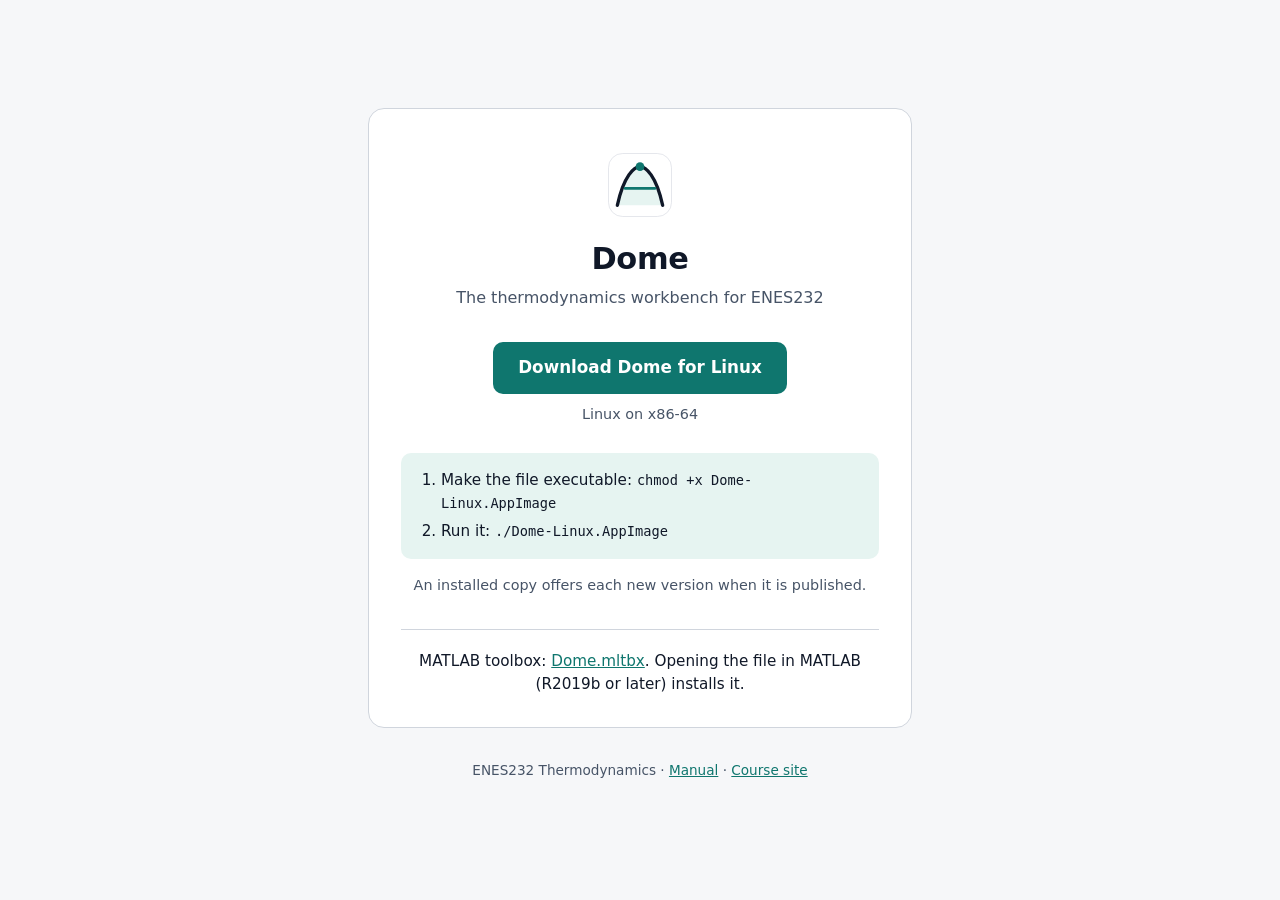
<file: index.html>
<!doctype html>
<!--
  The download page students are sent to, served by GitHub Pages from the public release
  repository (https://ealtabet-teaching.github.io/enes232-dome/). The release workflow copies
  this folder there, with the manual (manual/, made by npm run manual). It shows one installer, for the computer it is opened on, and the MATLAB
  toolbox. The links use the fixed names tools/release.mjs gives the files, under
  releases/latest/download/, so they always reach the newest published release and never a
  draft. ?os=mac, ?os=windows or ?os=linux shows another system's installer.
-->
<html lang="en">
<head>
<meta charset="utf-8">
<meta name="viewport" content="width=device-width, initial-scale=1">
<title>Dome for ENES232</title>
<meta name="description" content="Download Dome, the thermodynamics workbench for ENES232, and its MATLAB toolbox.">
<link rel="icon" href="data:image/svg+xml,%3Csvg xmlns='http://www.w3.org/2000/svg' viewBox='0 0 1024 1024'%3E%3Crect x='64' y='64' width='896' height='896' rx='200' fill='%23fff' stroke='%23D0D5DD' stroke-width='8'/%3E%3Cpath d='M190 800 C 280 380, 430 250, 512 250 C 594 250, 744 380, 834 800' fill='%23E6F4F1' stroke='%23101828' stroke-width='48' stroke-linecap='round'/%3E%3Cpath d='M300 560 L 724 560' stroke='%230F766E' stroke-width='40' stroke-linecap='round'/%3E%3Ccircle cx='512' cy='250' r='62' fill='%230F766E'/%3E%3C/svg%3E">
<style>
  :root {
    --bg: #f6f7f9; --card: #ffffff; --ink: #101828; --muted: #475467; --line: #d0d5dd;
    --accent: #0f766e; --accent-ink: #ffffff; --accent-hover: #0b5f59; --tint: #e6f4f1;
    color-scheme: light;
  }
  @media (prefers-color-scheme: dark) {
    :root {
      --bg: #0c111d; --card: #161b26; --ink: #f2f4f7; --muted: #a4abb8; --line: #333a47;
      --accent: #2dd4bf; --accent-ink: #042f2e; --accent-hover: #5eead4; --tint: #12302d;
      color-scheme: dark;
    }
  }
  * { box-sizing: border-box; }
  body {
    margin: 0; min-height: 100vh; display: flex; flex-direction: column; align-items: center;
    background: var(--bg); color: var(--ink);
    font: 16px/1.5 "IBM Plex Sans", system-ui, -apple-system, "Segoe UI", Roboto, sans-serif;
  }
  main {
    width: min(34rem, calc(100% - 32px)); margin: 12vh 0 2rem; padding: 2.5rem 2rem 2rem;
    background: var(--card); border: 1px solid var(--line); border-radius: 16px; text-align: center;
  }
  header svg { width: 72px; height: 72px; }
  h1 { margin: .5rem 0 0; font-size: 1.9rem; letter-spacing: -.01em; }
  .lede { margin: .25rem 0 2rem; color: var(--muted); }
  .button {
    display: inline-block; padding: .85rem 1.6rem; border-radius: 10px; font-weight: 600; font-size: 1.05rem;
    background: var(--accent); color: var(--accent-ink); text-decoration: none;
  }
  .button:hover { background: var(--accent-hover); }
  .button:focus-visible { outline: 3px solid var(--ink); outline-offset: 3px; }
  .meta { margin: .6rem 0 0; color: var(--muted); font-size: .9rem; }
  .steps {
    margin: 1.75rem 0 0; padding: 1rem 1.25rem 1rem 2.5rem; text-align: left;
    background: var(--tint); border-radius: 10px; font-size: .95rem;
  }
  .steps li + li { margin-top: .35rem; }
  .updates { margin: 1rem 0 0; color: var(--muted); font-size: .9rem; }
  .matlab { margin: 2rem 0 0; padding-top: 1.25rem; border-top: 1px solid var(--line); font-size: .95rem; }
  .all { display: flex; flex-direction: column; gap: .6rem; align-items: center; }
  .all .button { width: min(18rem, 100%); padding-inline: 1rem; white-space: nowrap; }
  a { color: var(--accent); }
  code { font: .9em ui-monospace, "SF Mono", Menlo, Consolas, monospace; }
  footer { margin: 0 16px 2rem; color: var(--muted); font-size: .85rem; }
  [hidden] { display: none !important; }
  @media (max-width: 480px) { main { margin-top: 6vh; padding: 2rem 1.25rem 1.5rem; } }
</style>
</head>
<body>
<main>
  <header>
    <svg viewBox="0 0 1024 1024" aria-hidden="true">
      <rect x="64" y="64" width="896" height="896" rx="200" fill="#FFFFFF" stroke="#D0D5DD" stroke-width="8"/>
      <path d="M190 800 C 280 380, 430 250, 512 250 C 594 250, 744 380, 834 800" fill="#E6F4F1" stroke="#101828" stroke-width="48" stroke-linecap="round"/>
      <path d="M300 560 L 724 560" stroke="#0F766E" stroke-width="40" stroke-linecap="round"/>
      <circle cx="512" cy="250" r="62" fill="#0F766E"/>
    </svg>
    <h1>Dome</h1>
    <p class="lede">The thermodynamics workbench for ENES232</p>
  </header>

  <section id="one" hidden>
    <a class="button" id="get" href="#">Download Dome</a>
    <p class="meta" id="meta"></p>
    <ol class="steps" id="steps"></ol>
    <p class="updates">An installed copy offers each new version when it is published.</p>
  </section>

  <section id="any" hidden>
    <p>Dome runs on macOS, Windows and Linux computers.</p>
    <div class="all" id="all"></div>
  </section>

  <section id="none" hidden>
    <p>Dome has no published release yet.</p>
  </section>

  <noscript>
    <div class="all">
      <a class="button" href="https://github.com/ealtabet-teaching/enes232-dome/releases/latest/download/Dome-macOS.dmg">Download Dome for macOS</a>
      <a class="button" href="https://github.com/ealtabet-teaching/enes232-dome/releases/latest/download/Dome-Windows-setup.exe">Download Dome for Windows</a>
      <a class="button" href="https://github.com/ealtabet-teaching/enes232-dome/releases/latest/download/Dome-Linux.AppImage">Download Dome for Linux</a>
    </div>
  </noscript>

  <p class="matlab" id="matlab">
    MATLAB toolbox: <a id="mltbx" href="https://github.com/ealtabet-teaching/enes232-dome/releases/latest/download/Dome.mltbx">Dome.mltbx</a>.
    Opening the file in MATLAB (R2019b or later) installs it.
  </p>
</main>
<footer>ENES232 Thermodynamics · <a href="manual/index.html">Manual</a> · <a href="https://ealtabet-teaching.github.io/enes232/">Course site</a></footer>

<script>
(function () {
  // owner/name of the release repository: from the Pages address, else the course's
  var host = location.hostname, first = location.pathname.split('/').filter(Boolean)[0];
  var REPO = /\.github\.io$/.test(host) && first ? host.split('.')[0] + '/' + first : 'ealtabet-teaching/enes232-dome';
  var BASE = 'https://github.com/' + REPO + '/releases/latest/download/';

  var SYSTEMS = {
    mac: {
      name: 'macOS', file: 'Dome-macOS.dmg', needs: 'macOS 13.3 (Ventura) or later, Apple silicon or Intel',
      steps: [
        'Open <code>Dome-macOS.dmg</code> and drag Dome to Applications.',
        'First launch: macOS blocks Dome once, because the app is not notarized by Apple. ' +
          'Select Open Anyway in System Settings › Privacy &amp; Security, then open Dome again.'
      ]
    },
    windows: {
      name: 'Windows', file: 'Dome-Windows-setup.exe', needs: 'Windows 10 or 11',
      steps: [
        'Run <code>Dome-Windows-setup.exe</code>.',
        'When SmartScreen shows “Windows protected your PC”, select More info, then Run anyway. ' +
          'The installer is not signed with a paid certificate.',
        'Open Dome from the Start menu.'
      ]
    },
    linux: {
      name: 'Linux', file: 'Dome-Linux.AppImage', needs: 'Linux on x86-64',
      steps: [
        'Make the file executable: <code>chmod +x Dome-Linux.AppImage</code>',
        'Run it: <code>./Dome-Linux.AppImage</code>'
      ]
    }
  };

  function detect() {
    var asked = new URLSearchParams(location.search).get('os');
    if (asked && SYSTEMS[asked]) return asked;
    var ua = navigator.userAgent, p = (navigator.userAgentData && navigator.userAgentData.platform) || navigator.platform || '';
    if (/Android|iPhone|iPad|iPod|CrOS/i.test(ua) || /Android|iOS|Chrome OS/i.test(p)) return null;
    if (/Mac/i.test(p) || /Macintosh/.test(ua)) return navigator.maxTouchPoints > 1 ? null : 'mac';   // an iPad asks as a Mac
    if (/Win/i.test(p) || /Windows/.test(ua)) return 'windows';
    if (/Linux/i.test(p) || /Linux|X11/.test(ua)) return 'linux';
    return null;
  }

  function show(version, files) {
    var os = detect();
    var has = function (f) { return !files || files.indexOf(f) >= 0; };
    if (os && has(SYSTEMS[os].file)) {
      var s = SYSTEMS[os];
      var get = document.getElementById('get');
      get.href = BASE + s.file;
      get.textContent = 'Download Dome for ' + s.name;
      document.getElementById('meta').textContent = (version ? 'Version ' + version + ' · ' : '') + s.needs;
      document.getElementById('steps').innerHTML = s.steps.map(function (t) { return '<li>' + t + '</li>'; }).join('');
      document.getElementById('one').hidden = false;
    } else {
      var all = document.getElementById('all');
      Object.keys(SYSTEMS).forEach(function (k) {
        if (!has(SYSTEMS[k].file)) return;
        var a = document.createElement('a');
        a.className = 'button'; a.href = BASE + SYSTEMS[k].file; a.textContent = 'Download Dome for ' + SYSTEMS[k].name;
        all.appendChild(a);
      });
      document.getElementById('any').hidden = false;
    }
    document.getElementById('mltbx').href = BASE + 'Dome.mltbx';
    document.getElementById('matlab').hidden = !has('Dome.mltbx');
  }

  // The newest published release: its version, and which files it holds. Without an answer
  // (offline, or GitHub's limit of 60 questions an hour from one network), the links still work.
  fetch('https://api.github.com/repos/' + REPO + '/releases/latest', { headers: { Accept: 'application/vnd.github+json' } })
    .then(function (r) {
      if (r.status === 404) {
        document.getElementById('none').hidden = false;
        document.getElementById('matlab').hidden = true;
        return null;
      }
      if (!r.ok) throw new Error(r.status);
      return r.json().then(function (rel) {
        show(String(rel.tag_name || '').replace(/^dome-v/, ''), (rel.assets || []).map(function (a) { return a.name; }));
      });
    })
    .catch(function () { show('', null); });
})();
</script>
</body>
</html>
</file>
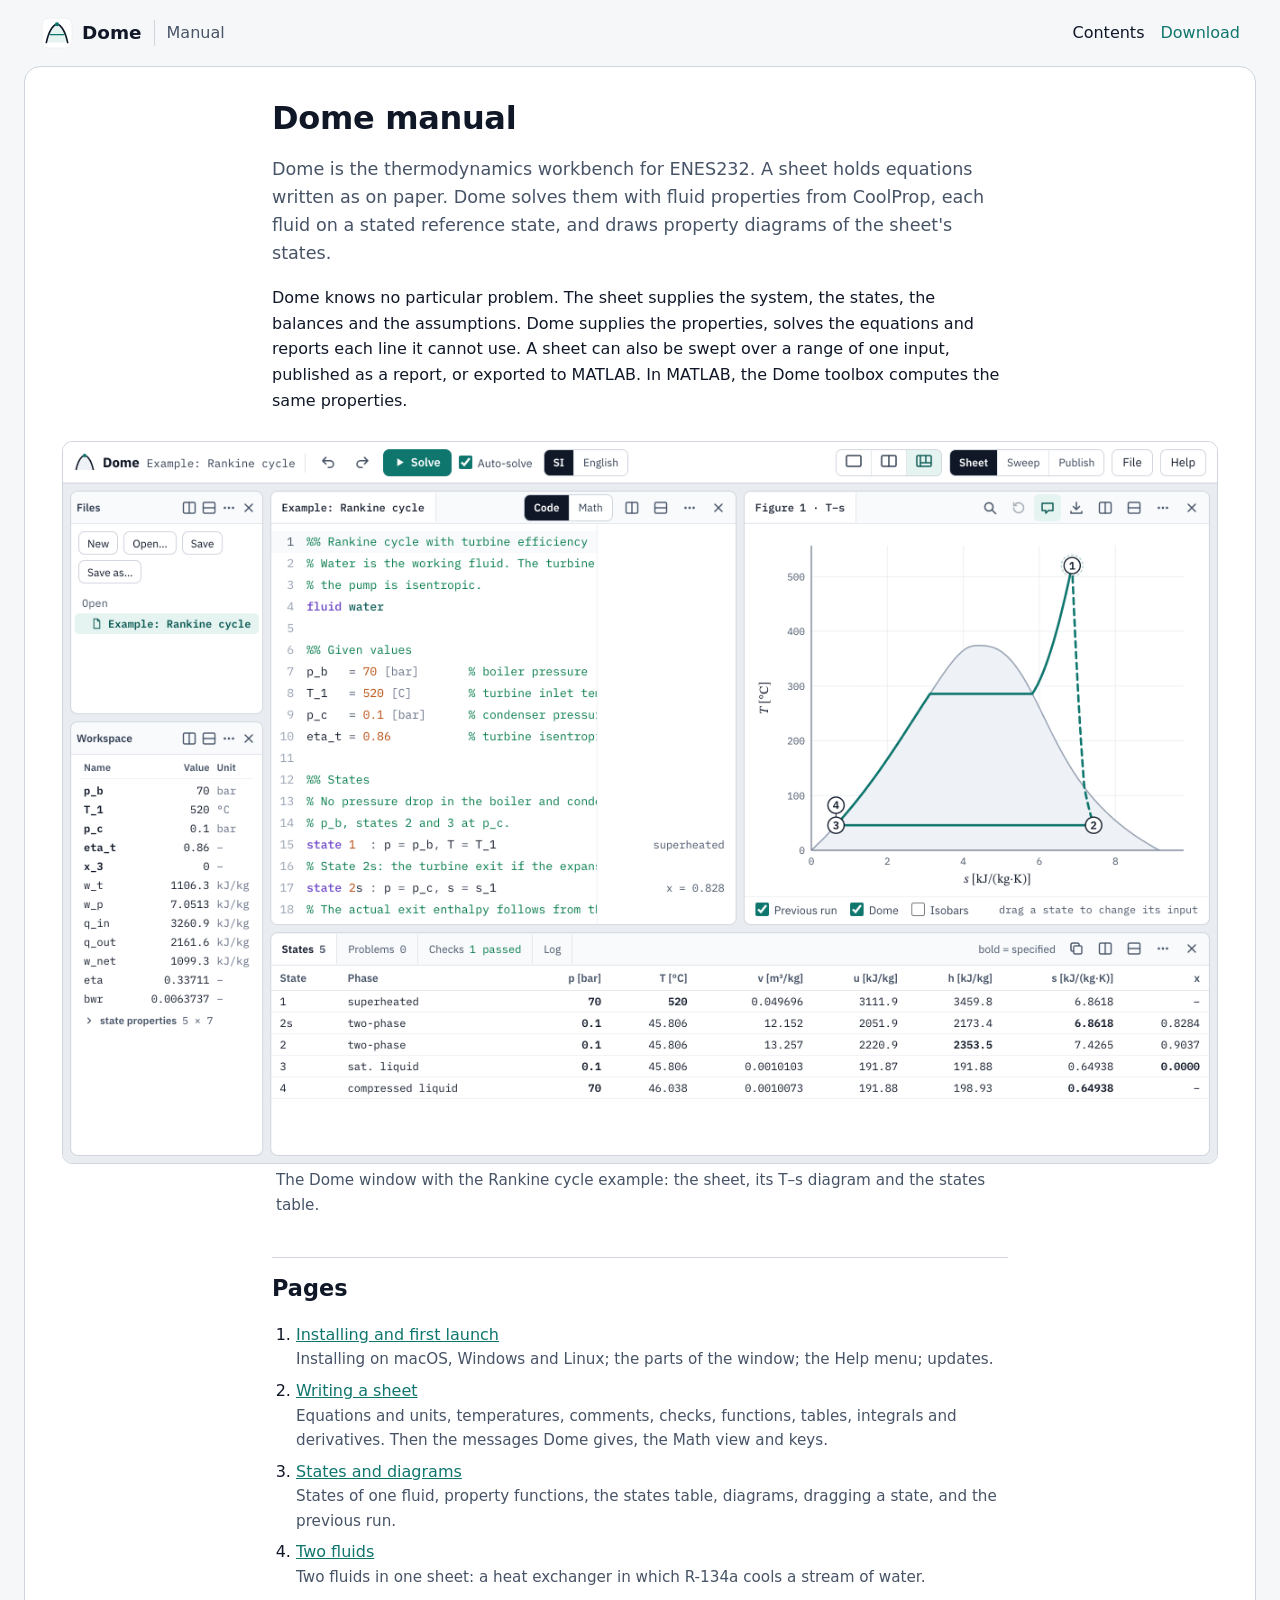
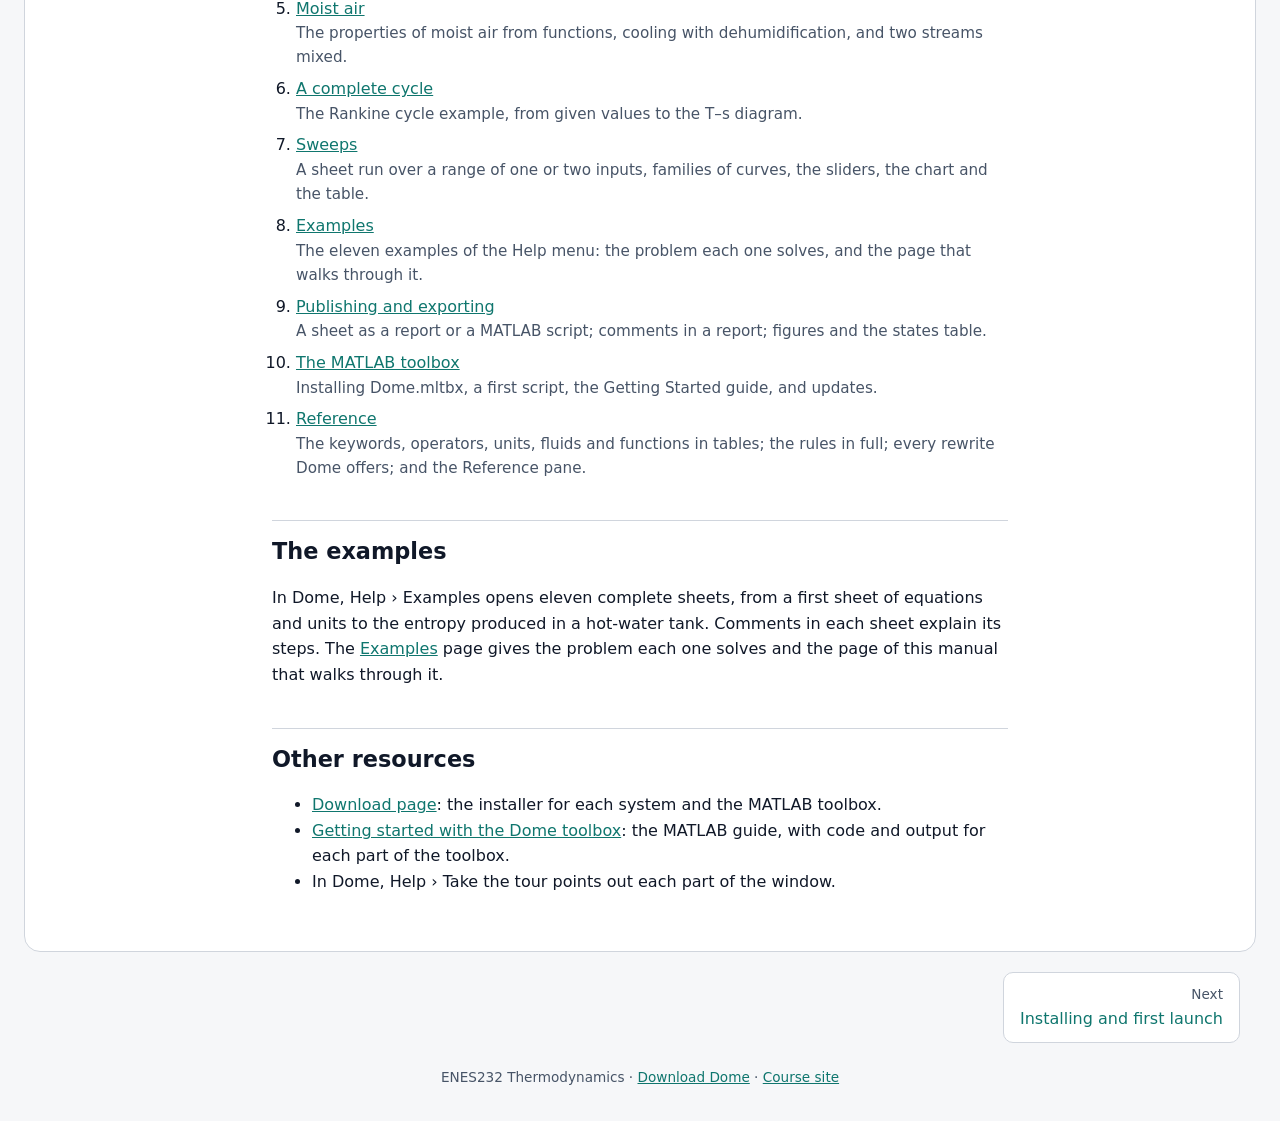
<file: manual/index.html>
<!doctype html>
<!-- Generated by tools/manual/build.mjs (npm run manual) from tools/manual/pages/. Edit the template, not this file. -->
<html lang="en">
<head>
<meta charset="utf-8">
<meta name="viewport" content="width=device-width, initial-scale=1">
<title>Dome manual</title>
<meta name="description" content="The manual for Dome, the thermodynamics workbench for ENES232, and its MATLAB toolbox.">
<link rel="icon" href="data:image/svg+xml,%3Csvg xmlns='http://www.w3.org/2000/svg' viewBox='0 0 1024 1024'%3E%3Crect x='64' y='64' width='896' height='896' rx='200' fill='%23fff' stroke='%23D0D5DD' stroke-width='8'/%3E%3Cpath d='M190 800 C 280 380, 430 250, 512 250 C 594 250, 744 380, 834 800' fill='%23E6F4F1' stroke='%23101828' stroke-width='48' stroke-linecap='round'/%3E%3Cpath d='M300 560 L 724 560' stroke='%230F766E' stroke-width='40' stroke-linecap='round'/%3E%3Ccircle cx='512' cy='250' r='62' fill='%230F766E'/%3E%3C/svg%3E">
<link rel="stylesheet" href="manual.css">
</head>
<body>
<header class="site">
  <a class="brand" href="index.html"><svg viewBox="0 0 1024 1024" aria-hidden="true"><rect x="64" y="64" width="896" height="896" rx="200" fill="#FFFFFF" stroke="#D0D5DD" stroke-width="8"/><path d="M190 800 C 280 380, 430 250, 512 250 C 594 250, 744 380, 834 800" fill="#E6F4F1" stroke="#101828" stroke-width="48" stroke-linecap="round"/><path d="M300 560 L 724 560" stroke="#0F766E" stroke-width="40" stroke-linecap="round"/><circle cx="512" cy="250" r="62" fill="#0F766E"/></svg><span>Dome</span></a>
  <span class="section">Manual</span>
  <nav aria-label="Manual"><a href="index.html" aria-current="page">Contents</a><a href="../index.html">Download</a></nav>
</header>
<main class="page">
<h1>Dome manual</h1>
<p class="lede">Dome is the thermodynamics workbench for ENES232. A sheet holds equations written as on paper. Dome solves them with fluid properties from CoolProp, each fluid on a stated reference state, and draws property diagrams of the sheet's states.</p>

<p>Dome knows no particular problem. The sheet supplies the system, the states, the balances and the assumptions. Dome supplies the properties, solves the equations and reports each line it cannot use. A sheet can also be swept over a range of one input, published as a report, or exported to MATLAB. In MATLAB, the Dome toolbox computes the same properties.</p>

<figure class="shot plain" style="--nwpx:1156px">
  <a class="img" href="img/window.png"><img src="img/window.png" width="1280" height="800" alt="The Dome window with the Rankine cycle example open: the header with its buttons and menus, the Files and Workspace panes on the left, the sheet and a T–s diagram in the middle, and the states table at the bottom."></a>
  <figcaption>The Dome window with the Rankine cycle example: the sheet, its T–s diagram and the states table.</figcaption>
</figure>

<h2 id="pages" class="lookup">Pages</h2>
<ol class="toc">
  <li><a href="install.html">Installing and first launch</a> <span>Installing on macOS, Windows and Linux; the parts of the window; the Help menu; updates.</span></li>
  <li><a href="sheet.html">Writing a sheet</a> <span>Equations and units, temperatures, comments, checks, functions, tables, integrals and derivatives. Then the messages Dome gives, the Math view and keys.</span></li>
  <li><a href="states.html">States and diagrams</a> <span>States of one fluid, property functions, the states table, diagrams, dragging a state, and the previous run.</span></li>
  <li><a href="two-fluids.html">Two fluids</a> <span>Two fluids in one sheet: a heat exchanger in which R-134a cools a stream of water.</span></li>
  <li><a href="moist-air.html">Moist air</a> <span>The properties of moist air from functions, cooling with dehumidification, and two streams mixed.</span></li>
  <li><a href="cycle.html">A complete cycle</a> <span>The Rankine cycle example, from given values to the T–s diagram.</span></li>
  <li><a href="sweeps.html">Sweeps</a> <span>A sheet run over a range of one or two inputs, families of curves, the sliders, the chart and the table.</span></li>
  <li><a href="examples.html">Examples</a> <span>The eleven examples of the Help menu: the problem each one solves, and the page that walks through it.</span></li>
  <li><a href="publishing.html">Publishing and exporting</a> <span>A sheet as a report or a MATLAB script; comments in a report; figures and the states table.</span></li>
  <li><a href="toolbox.html">The MATLAB toolbox</a> <span>Installing Dome.mltbx, a first script, the Getting Started guide, and updates.</span></li>
  <li><a href="reference.html">Reference</a> <span>The keywords, operators, units, fluids and functions in tables; the rules in full; every rewrite Dome offers; and the Reference pane.</span></li>
</ol>

<h2 id="examples" class="lookup">The examples</h2>
<p>In Dome, Help › Examples opens eleven complete sheets, from a first sheet of equations and units to the entropy produced in a hot-water tank. Comments in each sheet explain its steps. The <a href="examples.html">Examples</a> page gives the problem each one solves and the page of this manual that walks through it.</p>

<h2 id="other" class="lookup">Other resources</h2>
<ul>
  <li><a href="../index.html">Download page</a>: the installer for each system and the MATLAB toolbox.</li>
  <li><a href="matlab/getting-started.html">Getting started with the Dome toolbox</a>: the MATLAB guide, with code and output for each part of the toolbox.</li>
  <li>In Dome, Help › Take the tour points out each part of the window.</li>
</ul>
</main>
<nav class="pager" aria-label="Pages"><span></span><a class="next" href="install.html"><span>Next</span>Installing and first launch</a></nav>
<footer class="site">ENES232 Thermodynamics · <a href="../index.html">Download Dome</a> · <a href="https://ealtabet-teaching.github.io/enes232/">Course site</a></footer>
</body>
</html>
</file>
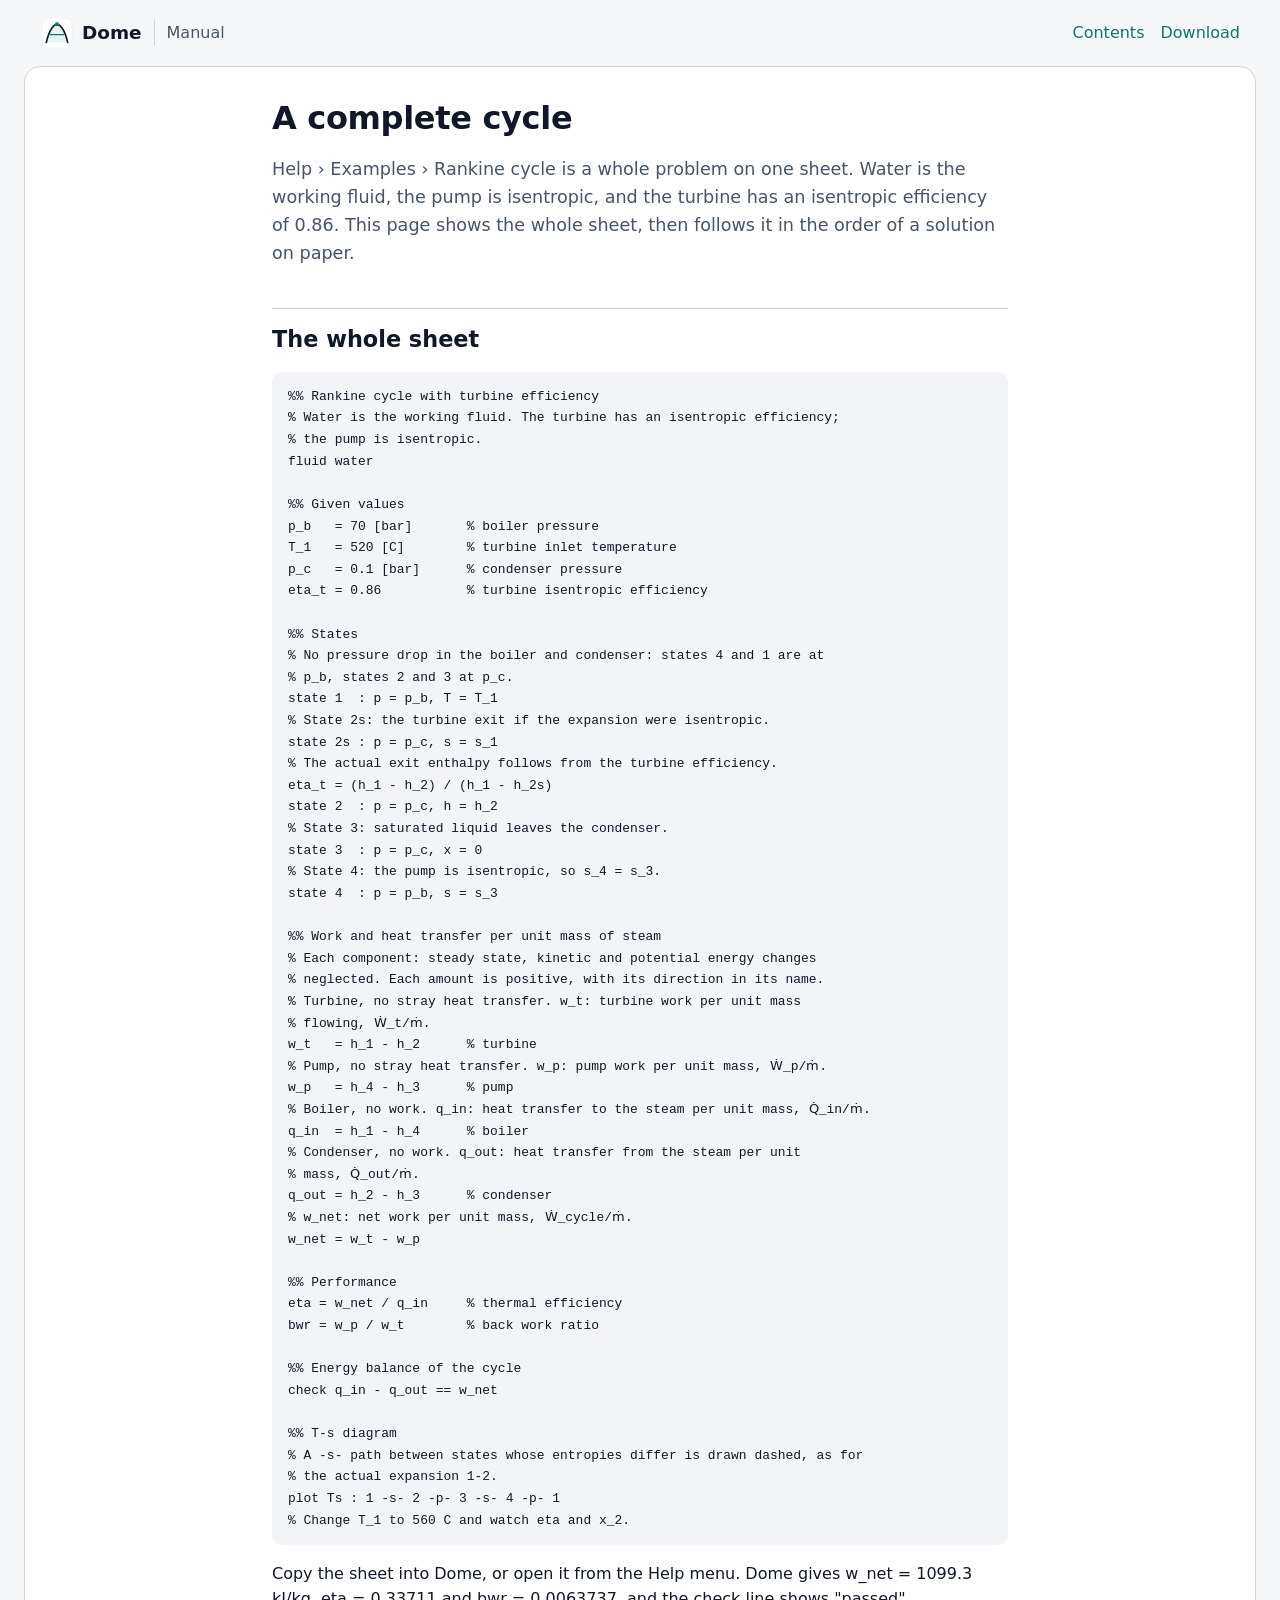
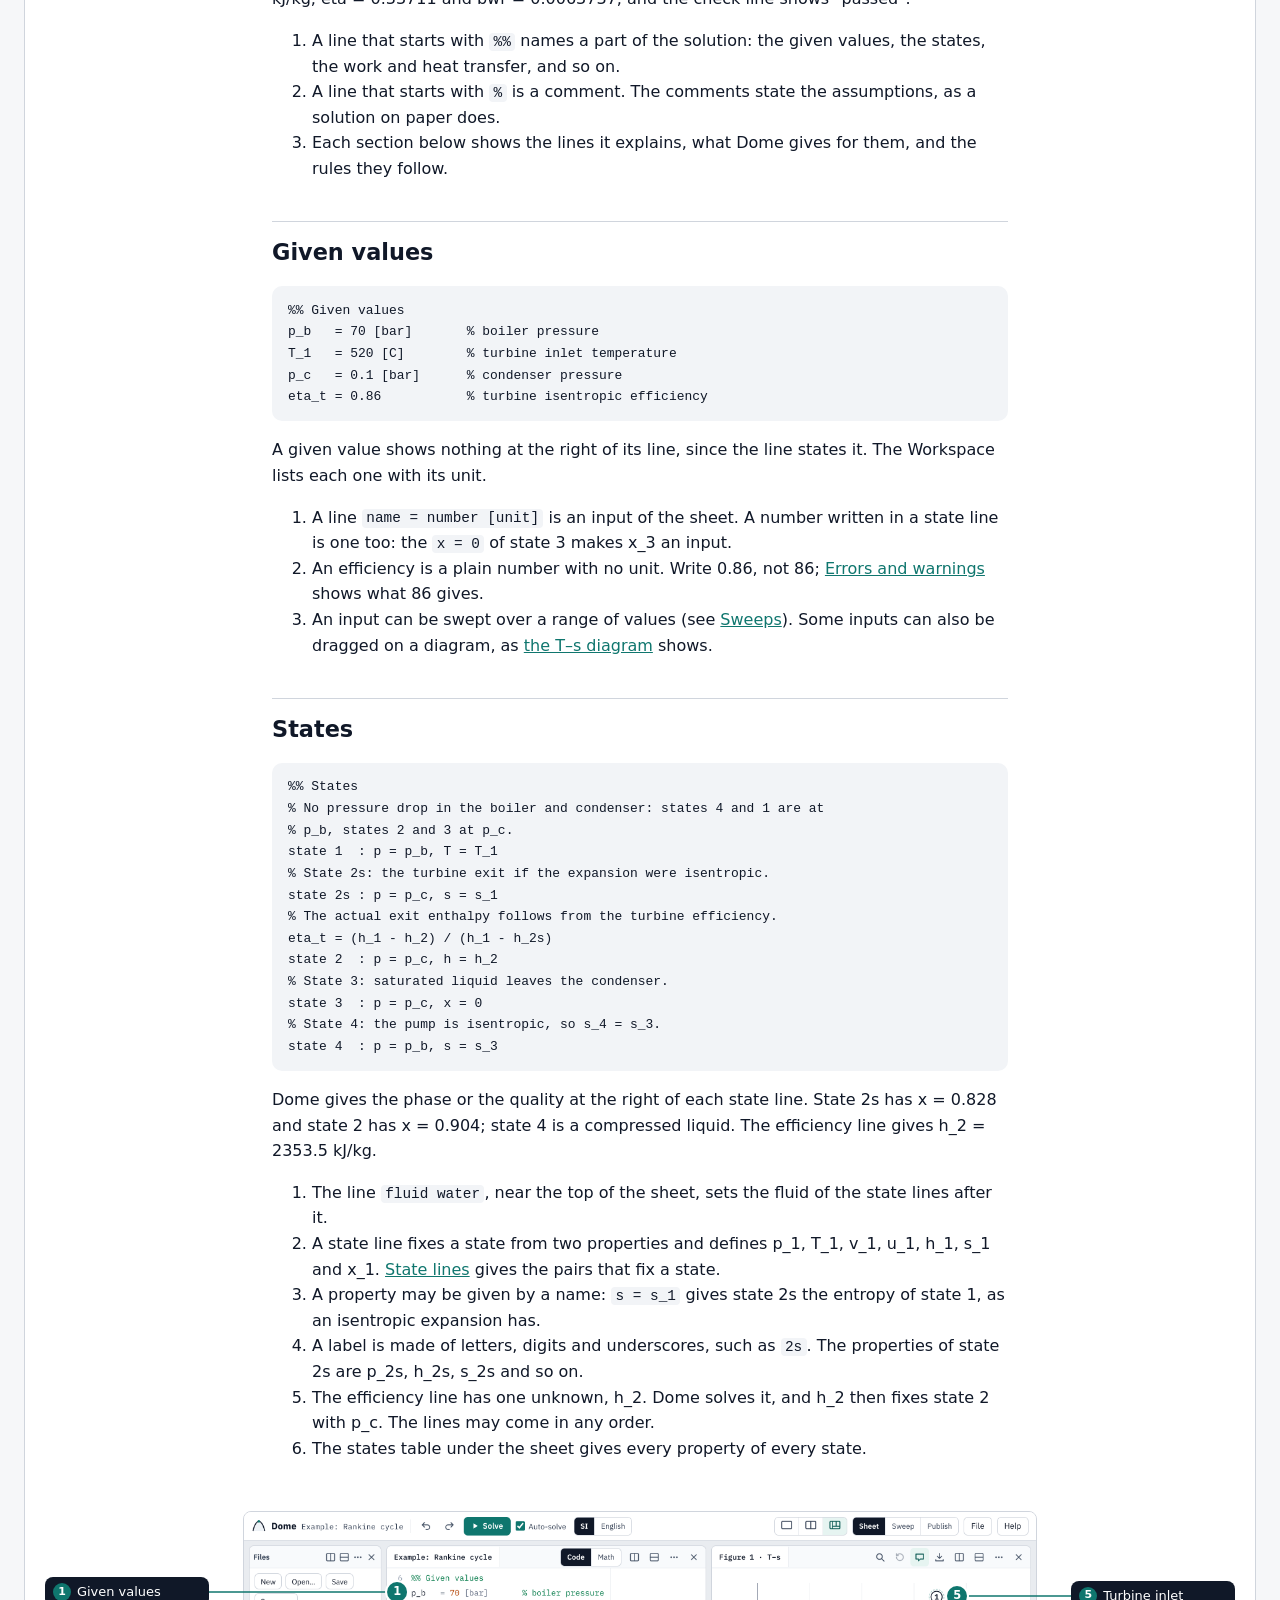
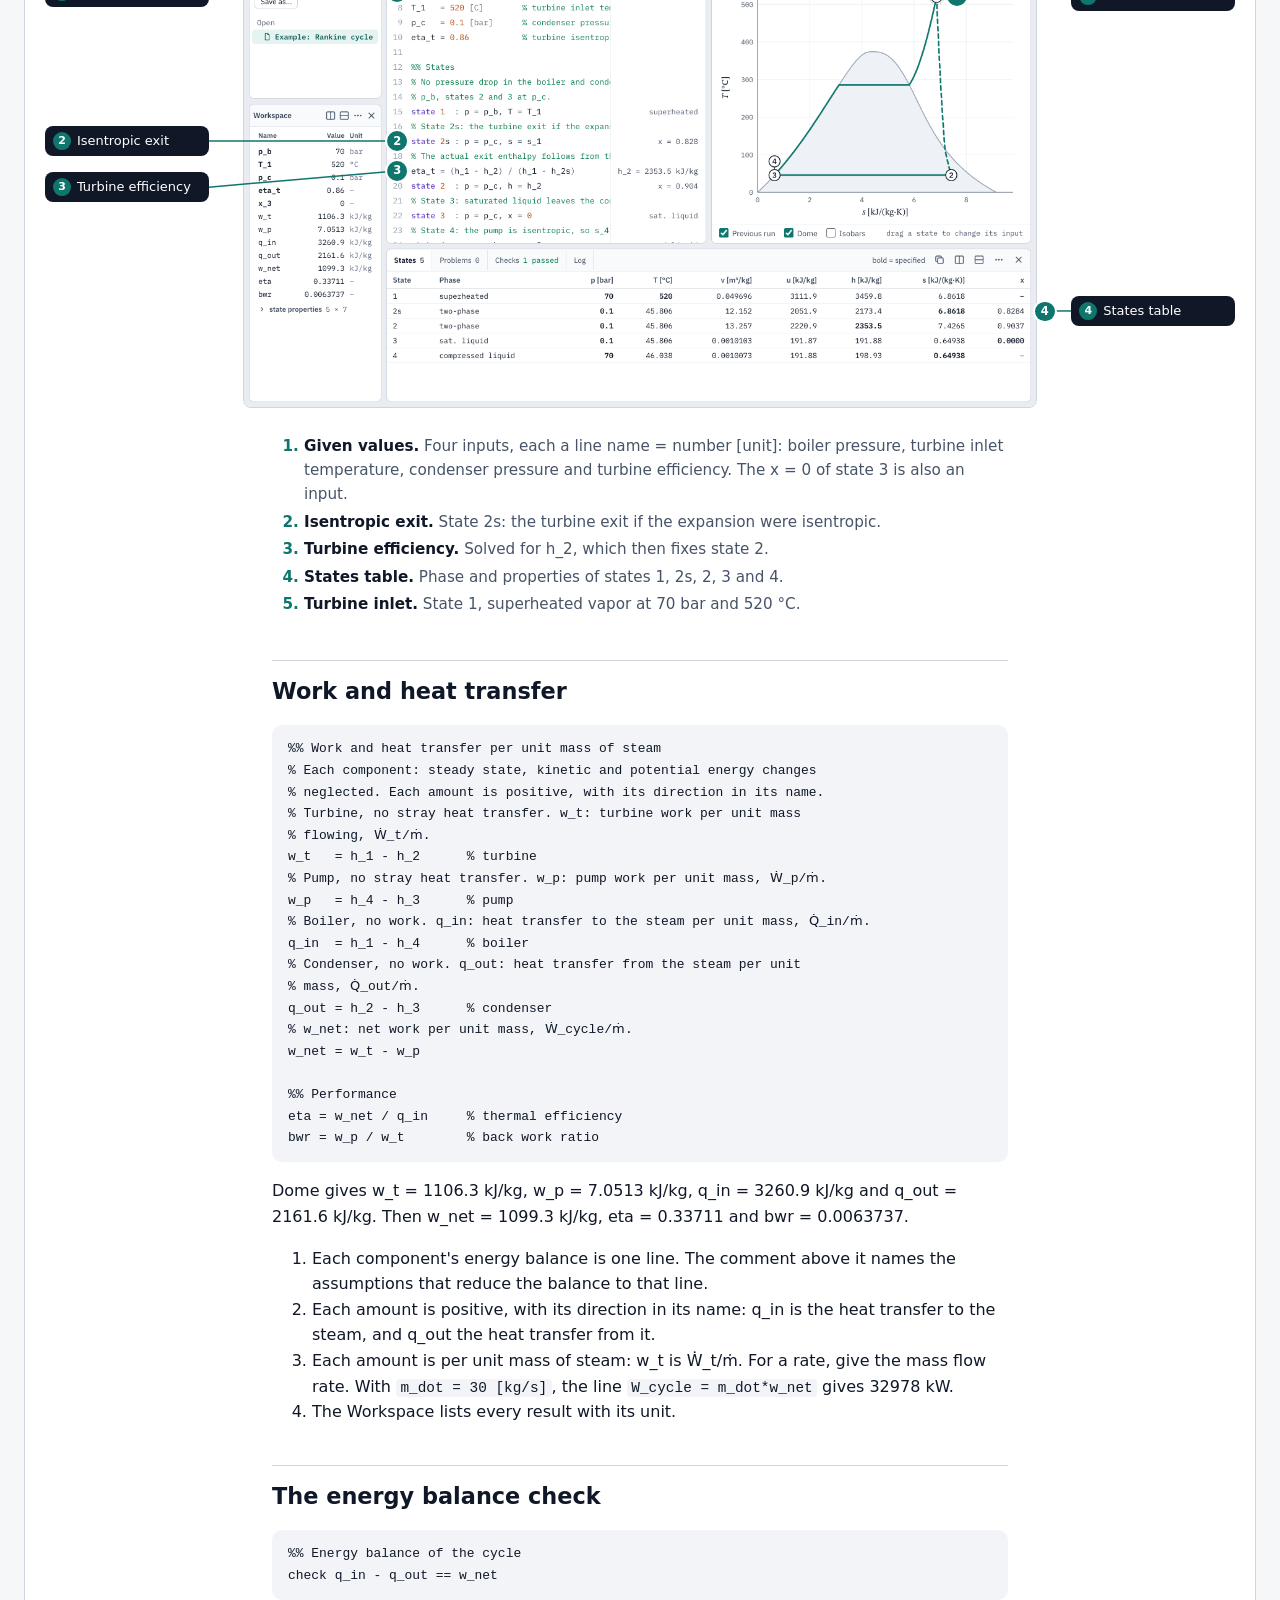
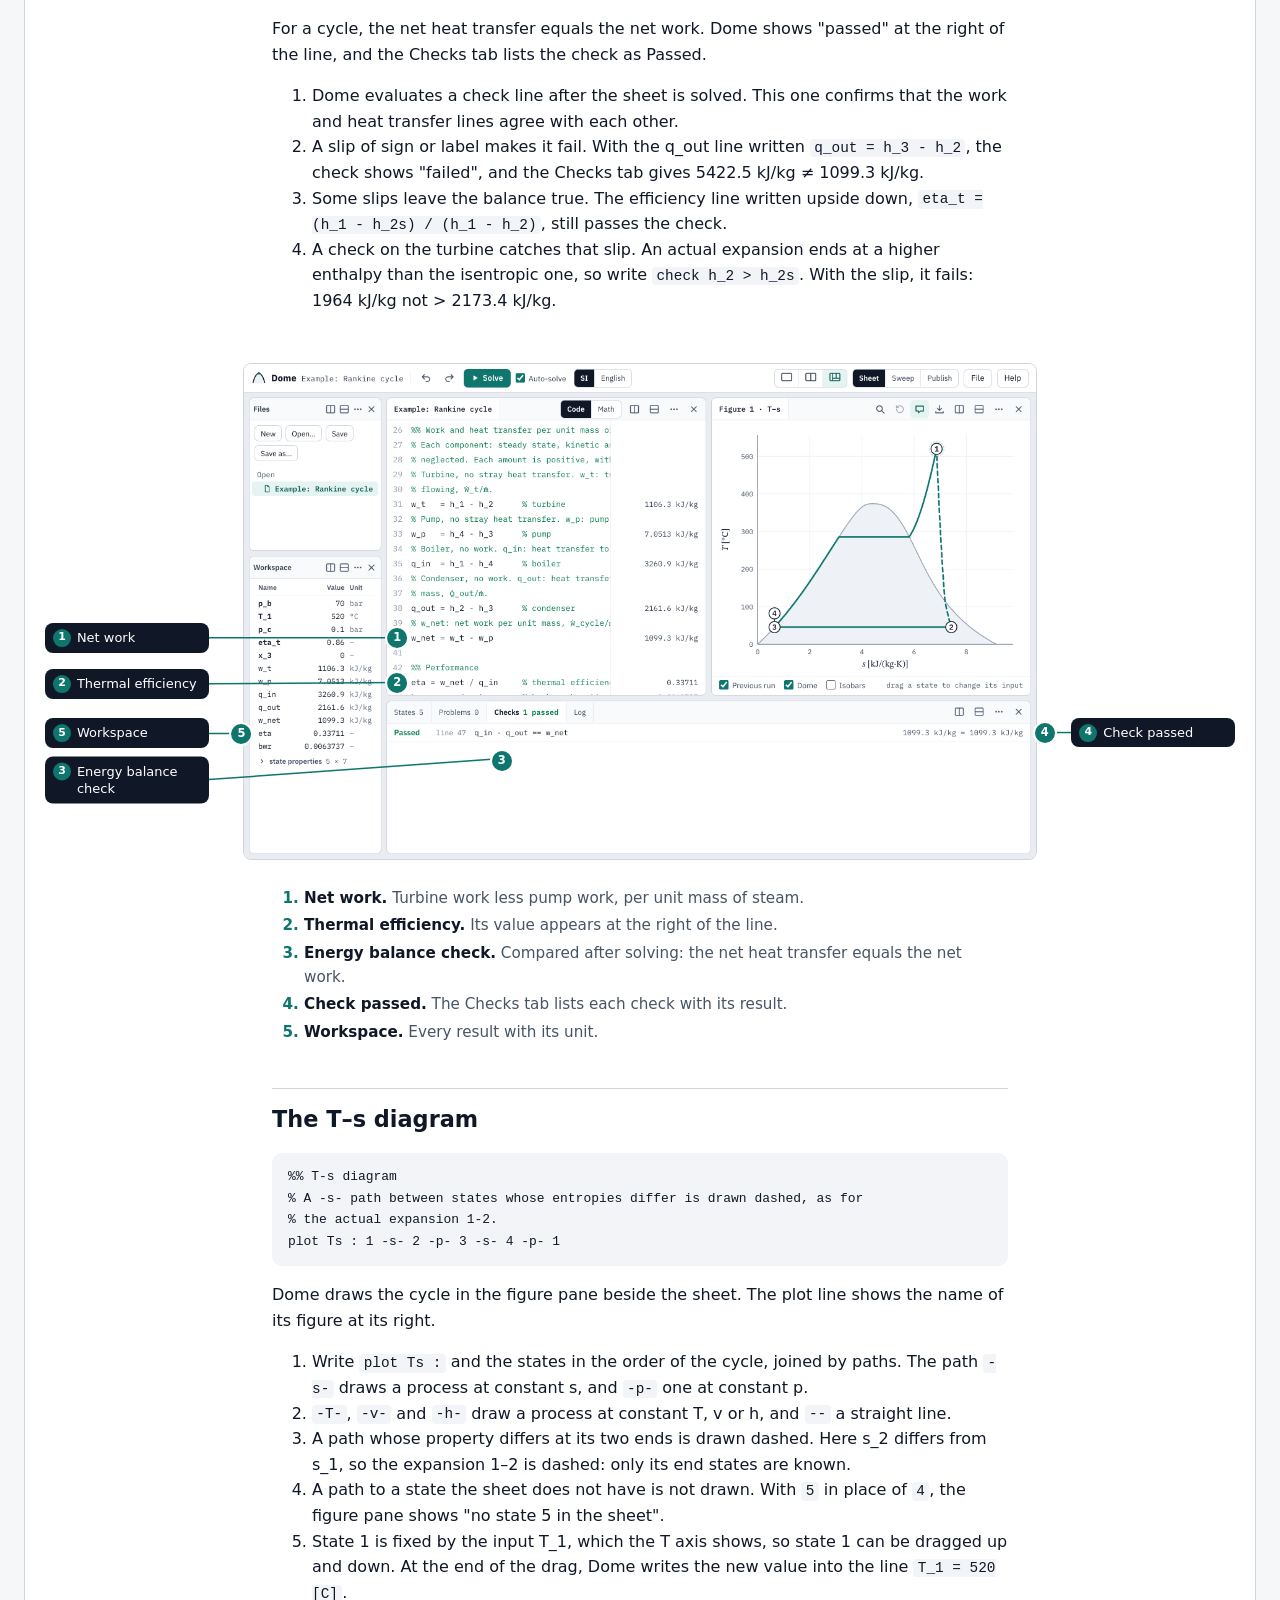
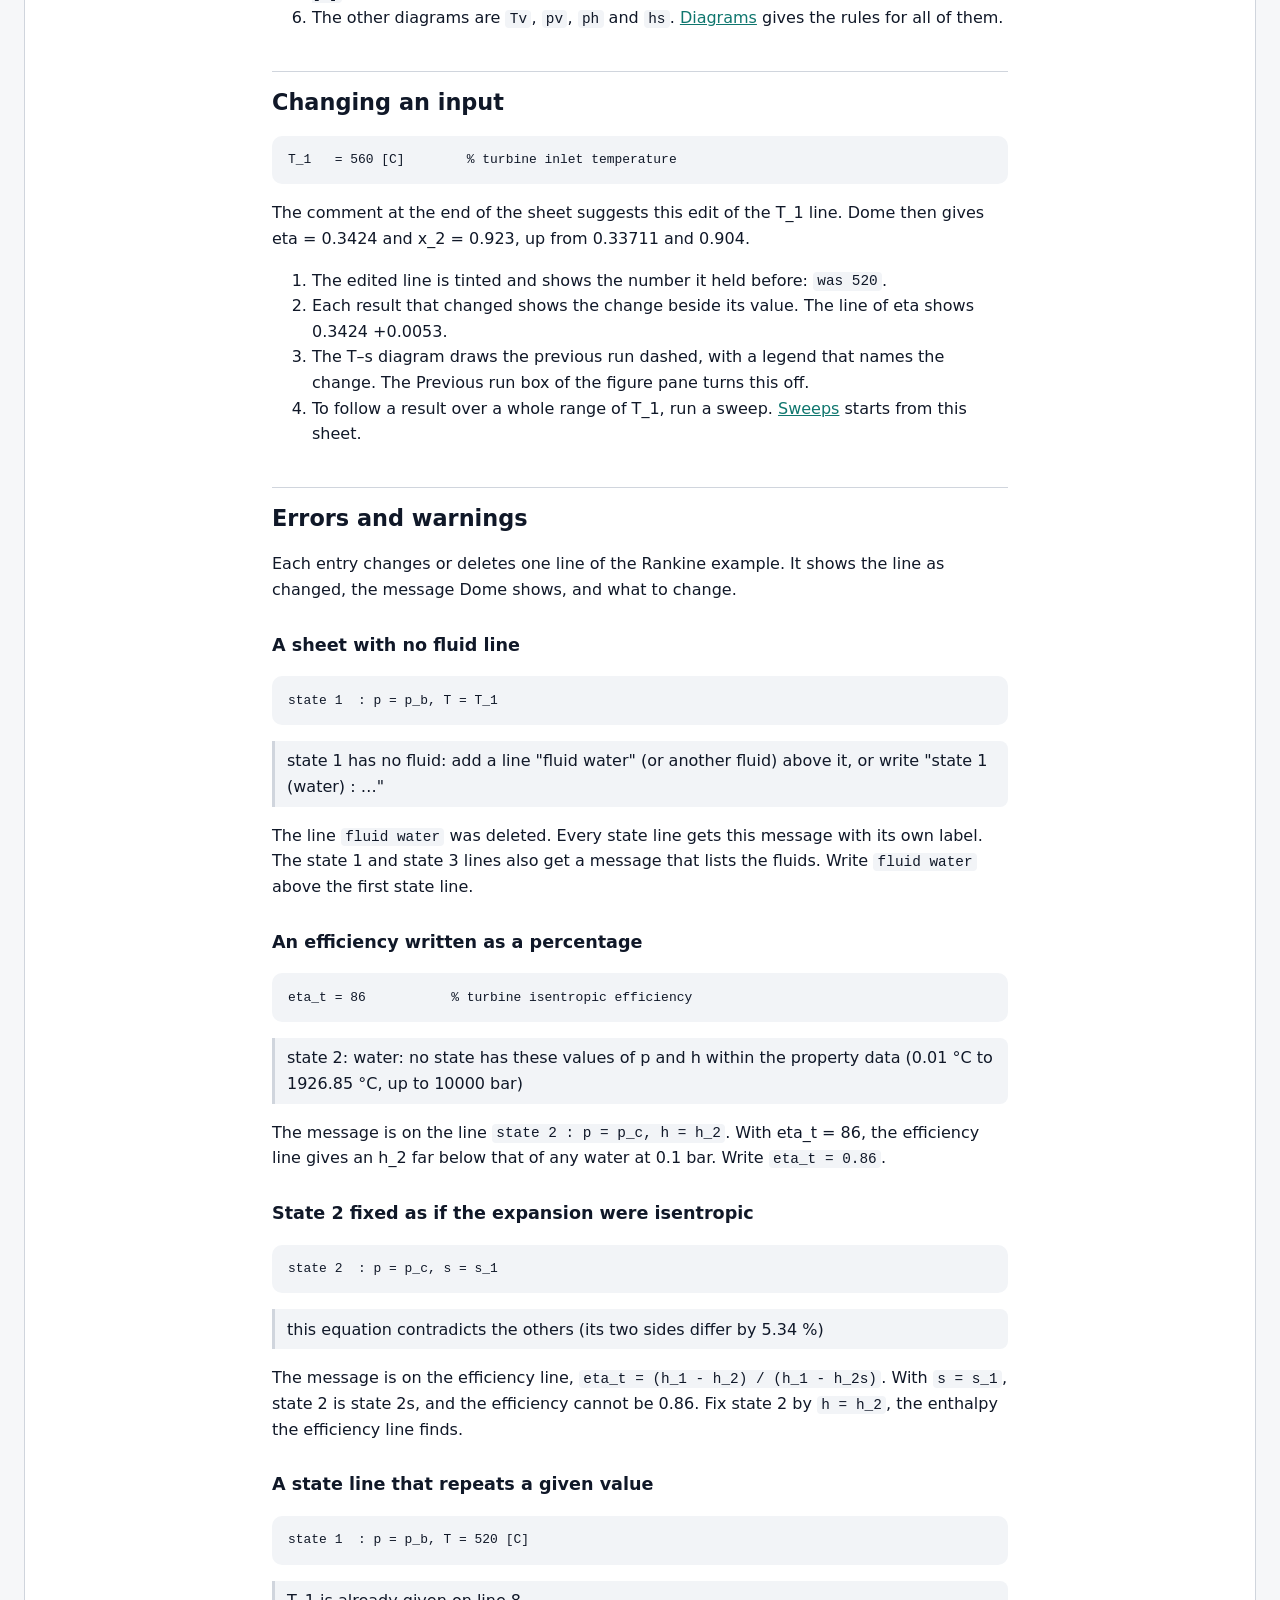
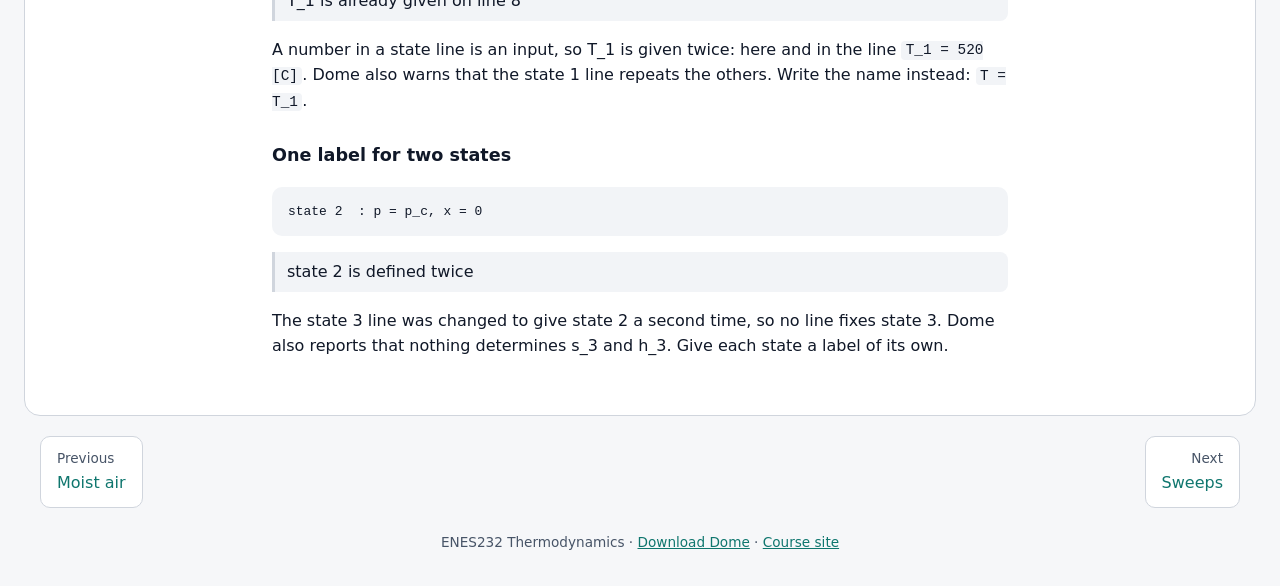
<file: manual/cycle.html>
<!doctype html>
<!-- Generated by tools/manual/build.mjs (npm run manual) from tools/manual/pages/. Edit the template, not this file. -->
<html lang="en">
<head>
<meta charset="utf-8">
<meta name="viewport" content="width=device-width, initial-scale=1">
<title>A complete cycle · Dome manual</title>
<meta name="description" content="The Rankine cycle example from start to end: the whole sheet, its given values and states, the work and heat transfer of each component, the energy balance check, the T–s diagram, a changed input, and the messages a cycle sheet meets.">
<link rel="icon" href="data:image/svg+xml,%3Csvg xmlns='http://www.w3.org/2000/svg' viewBox='0 0 1024 1024'%3E%3Crect x='64' y='64' width='896' height='896' rx='200' fill='%23fff' stroke='%23D0D5DD' stroke-width='8'/%3E%3Cpath d='M190 800 C 280 380, 430 250, 512 250 C 594 250, 744 380, 834 800' fill='%23E6F4F1' stroke='%23101828' stroke-width='48' stroke-linecap='round'/%3E%3Cpath d='M300 560 L 724 560' stroke='%230F766E' stroke-width='40' stroke-linecap='round'/%3E%3Ccircle cx='512' cy='250' r='62' fill='%230F766E'/%3E%3C/svg%3E">
<link rel="stylesheet" href="manual.css">
</head>
<body>
<header class="site">
  <a class="brand" href="index.html"><svg viewBox="0 0 1024 1024" aria-hidden="true"><rect x="64" y="64" width="896" height="896" rx="200" fill="#FFFFFF" stroke="#D0D5DD" stroke-width="8"/><path d="M190 800 C 280 380, 430 250, 512 250 C 594 250, 744 380, 834 800" fill="#E6F4F1" stroke="#101828" stroke-width="48" stroke-linecap="round"/><path d="M300 560 L 724 560" stroke="#0F766E" stroke-width="40" stroke-linecap="round"/><circle cx="512" cy="250" r="62" fill="#0F766E"/></svg><span>Dome</span></a>
  <span class="section">Manual</span>
  <nav aria-label="Manual"><a href="index.html">Contents</a><a href="../index.html">Download</a></nav>
</header>
<main class="page">
<h1>A complete cycle</h1>
<p class="lede">Help › Examples › Rankine cycle is a whole problem on one sheet. Water is the working fluid, the pump is isentropic, and the turbine has an isentropic efficiency of 0.86. This page shows the whole sheet, then follows it in the order of a solution on paper.</p>

<h2 id="sheet">The whole sheet</h2>
<pre><code>%% Rankine cycle with turbine efficiency
% Water is the working fluid. The turbine has an isentropic efficiency;
% the pump is isentropic.
fluid water

%% Given values
p_b   = 70 [bar]       % boiler pressure
T_1   = 520 [C]        % turbine inlet temperature
p_c   = 0.1 [bar]      % condenser pressure
eta_t = 0.86           % turbine isentropic efficiency

%% States
% No pressure drop in the boiler and condenser: states 4 and 1 are at
% p_b, states 2 and 3 at p_c.
state 1  : p = p_b, T = T_1
% State 2s: the turbine exit if the expansion were isentropic.
state 2s : p = p_c, s = s_1
% The actual exit enthalpy follows from the turbine efficiency.
eta_t = (h_1 - h_2) / (h_1 - h_2s)
state 2  : p = p_c, h = h_2
% State 3: saturated liquid leaves the condenser.
state 3  : p = p_c, x = 0
% State 4: the pump is isentropic, so s_4 = s_3.
state 4  : p = p_b, s = s_3

%% Work and heat transfer per unit mass of steam
% Each component: steady state, kinetic and potential energy changes
% neglected. Each amount is positive, with its direction in its name.
% Turbine, no stray heat transfer. w_t: turbine work per unit mass
% flowing, Ẇ_t/ṁ.
w_t   = h_1 - h_2      % turbine
% Pump, no stray heat transfer. w_p: pump work per unit mass, Ẇ_p/ṁ.
w_p   = h_4 - h_3      % pump
% Boiler, no work. q_in: heat transfer to the steam per unit mass, Q̇_in/ṁ.
q_in  = h_1 - h_4      % boiler
% Condenser, no work. q_out: heat transfer from the steam per unit
% mass, Q̇_out/ṁ.
q_out = h_2 - h_3      % condenser
% w_net: net work per unit mass, Ẇ_cycle/ṁ.
w_net = w_t - w_p

%% Performance
eta = w_net / q_in     % thermal efficiency
bwr = w_p / w_t        % back work ratio

%% Energy balance of the cycle
check q_in - q_out == w_net

%% T-s diagram
% A -s- path between states whose entropies differ is drawn dashed, as for
% the actual expansion 1-2.
plot Ts : 1 -s- 2 -p- 3 -s- 4 -p- 1
% Change T_1 to 560 C and watch eta and x_2.</code></pre>
<p>Copy the sheet into Dome, or open it from the Help menu. Dome gives w_net = 1099.3 kJ/kg, eta = 0.33711 and bwr = 0.0063737, and the check line shows "passed".</p>
<ol>
  <li>A line that starts with <code>%%</code> names a part of the solution: the given values, the states, the work and heat transfer, and so on.</li>
  <li>A line that starts with <code>%</code> is a comment. The comments state the assumptions, as a solution on paper does.</li>
  <li>Each section below shows the lines it explains, what Dome gives for them, and the rules they follow.</li>
</ol>

<h2 id="given">Given values</h2>
<pre><code>%% Given values
p_b   = 70 [bar]       % boiler pressure
T_1   = 520 [C]        % turbine inlet temperature
p_c   = 0.1 [bar]      % condenser pressure
eta_t = 0.86           % turbine isentropic efficiency</code></pre>
<p>A given value shows nothing at the right of its line, since the line states it. The Workspace lists each one with its unit.</p>
<ol>
  <li>A line <code>name = number [unit]</code> is an input of the sheet. A number written in a state line is one too: the <code>x = 0</code> of state 3 makes x_3 an input.</li>
  <li>An efficiency is a plain number with no unit. Write 0.86, not 86; <a href="#refuses">Errors and warnings</a> shows what 86 gives.</li>
  <li>An input can be swept over a range of values (see <a href="sweeps.html">Sweeps</a>). Some inputs can also be dragged on a diagram, as <a href="#diagram">the T–s diagram</a> shows.</li>
</ol>

<h2 id="states">States</h2>
<pre><code>%% States
% No pressure drop in the boiler and condenser: states 4 and 1 are at
% p_b, states 2 and 3 at p_c.
state 1  : p = p_b, T = T_1
% State 2s: the turbine exit if the expansion were isentropic.
state 2s : p = p_c, s = s_1
% The actual exit enthalpy follows from the turbine efficiency.
eta_t = (h_1 - h_2) / (h_1 - h_2s)
state 2  : p = p_c, h = h_2
% State 3: saturated liquid leaves the condenser.
state 3  : p = p_c, x = 0
% State 4: the pump is isentropic, so s_4 = s_3.
state 4  : p = p_b, s = s_3</code></pre>
<p>Dome gives the phase or the quality at the right of each state line. State 2s has x = 0.828 and state 2 has x = 0.904; state 4 is a compressed liquid. The efficiency line gives h_2 = 2353.5 kJ/kg.</p>
<ol>
  <li>The line <code>fluid water</code>, near the top of the sheet, sets the fluid of the state lines after it.</li>
  <li>A state line fixes a state from two properties and defines p_1, T_1, v_1, u_1, h_1, s_1 and x_1. <a href="states.html#state-lines">State lines</a> gives the pairs that fix a state.</li>
  <li>A property may be given by a name: <code>s = s_1</code> gives state 2s the entropy of state 1, as an isentropic expansion has.</li>
  <li>A label is made of letters, digits and underscores, such as <code>2s</code>. The properties of state 2s are p_2s, h_2s, s_2s and so on.</li>
  <li>The efficiency line has one unknown, h_2. Dome solves it, and h_2 then fixes state 2 with p_c. The lines may come in any order.</li>
  <li>The states table under the sheet gives every property of every state.</li>
</ol>
<figure class="shot wl" style="--fw:1200;--fwpx:1200px;--nwpx:836px;--ar:1200/541.5;--il:16.83%;--it:4.06%;--iw:66.33%">
  <div class="frame">
    <svg class="leaders" viewBox="0 0 1200 541.5" aria-hidden="true"><line x1="168" y1="103.15" x2="358.74" y2="103.15"/><line x1="168" y1="252.4" x2="358.74" y2="252.4"/><line x1="168" y1="298.65" x2="358.74" y2="282.25"/><line x1="1032" y1="422.67" x2="1003.64" y2="422.67"/><line x1="1032" y1="107.07" x2="915.99" y2="107.07"/></svg>
    <div class="img"><a href="img/rankine-states.png"><img src="img/rankine-states.png" width="1280" height="800" alt="The Rankine example: given values, the state lines and the turbine efficiency equation in the sheet, the states table below and the T–s diagram at the right."></a><span class="mks" aria-hidden="true"><span class="mk left" style="left:21.1%;top:16.31%">1</span><span class="mk left" style="left:21.1%;top:46.31%">2</span><span class="mk left" style="left:21.1%;top:52.31%">3</span><span class="mk right" style="left:99.3%;top:80.54%">4</span><span class="mk right" style="left:88.29%;top:17.1%">5</span></span></div>
    <span class="bubs" aria-hidden="true"><span class="bub left" style="top:19.05%"><b>1</b>Given values</span><span class="bub left" style="top:46.61%"><b>2</b>Isentropic exit</span><span class="bub left" style="top:55.15%"><b>3</b>Turbine efficiency</span><span class="bub right" style="top:78.06%"><b>4</b>States table</span><span class="bub right" style="top:19.77%"><b>5</b>Turbine inlet</span></span>
  </div>
  <figcaption><ol class="legend">
    <li><b>Given values.</b> Four inputs, each a line name = number [unit]: boiler pressure, turbine inlet temperature, condenser pressure and turbine efficiency. The x = 0 of state 3 is also an input.</li>
    <li><b>Isentropic exit.</b> State 2s: the turbine exit if the expansion were isentropic.</li>
    <li><b>Turbine efficiency.</b> Solved for h_2, which then fixes state 2.</li>
    <li><b>States table.</b> Phase and properties of states 1, 2s, 2, 3 and 4.</li>
    <li><b>Turbine inlet.</b> State 1, superheated vapor at 70 bar and 520 °C.</li>
  </ol></figcaption>
</figure>

<h2 id="balances">Work and heat transfer</h2>
<pre><code>%% Work and heat transfer per unit mass of steam
% Each component: steady state, kinetic and potential energy changes
% neglected. Each amount is positive, with its direction in its name.
% Turbine, no stray heat transfer. w_t: turbine work per unit mass
% flowing, Ẇ_t/ṁ.
w_t   = h_1 - h_2      % turbine
% Pump, no stray heat transfer. w_p: pump work per unit mass, Ẇ_p/ṁ.
w_p   = h_4 - h_3      % pump
% Boiler, no work. q_in: heat transfer to the steam per unit mass, Q̇_in/ṁ.
q_in  = h_1 - h_4      % boiler
% Condenser, no work. q_out: heat transfer from the steam per unit
% mass, Q̇_out/ṁ.
q_out = h_2 - h_3      % condenser
% w_net: net work per unit mass, Ẇ_cycle/ṁ.
w_net = w_t - w_p

%% Performance
eta = w_net / q_in     % thermal efficiency
bwr = w_p / w_t        % back work ratio</code></pre>
<p>Dome gives w_t = 1106.3 kJ/kg, w_p = 7.0513 kJ/kg, q_in = 3260.9 kJ/kg and q_out = 2161.6 kJ/kg. Then w_net = 1099.3 kJ/kg, eta = 0.33711 and bwr = 0.0063737.</p>
<ol>
  <li>Each component's energy balance is one line. The comment above it names the assumptions that reduce the balance to that line.</li>
  <li>Each amount is positive, with its direction in its name: q_in is the heat transfer to the steam, and q_out the heat transfer from it.</li>
  <li>Each amount is per unit mass of steam: w_t is Ẇ_t/ṁ. For a rate, give the mass flow rate. With <code>m_dot = 30 [kg/s]</code>, the line <code>W_cycle = m_dot*w_net</code> gives 32978 kW.</li>
  <li>The Workspace lists every result with its unit.</li>
</ol>

<h2 id="check">The energy balance check</h2>
<pre><code>%% Energy balance of the cycle
check q_in - q_out == w_net</code></pre>
<p>For a cycle, the net heat transfer equals the net work. Dome shows "passed" at the right of the line, and the Checks tab lists the check as Passed.</p>
<ol>
  <li>Dome evaluates a check line after the sheet is solved. This one confirms that the work and heat transfer lines agree with each other.</li>
  <li>A slip of sign or label makes it fail. With the q_out line written <code>q_out = h_3 - h_2</code>, the check shows "failed", and the Checks tab gives 5422.5 kJ/kg ≠ 1099.3 kJ/kg.</li>
  <li>Some slips leave the balance true. The efficiency line written upside down, <code>eta_t = (h_1 - h_2s) / (h_1 - h_2)</code>, still passes the check.</li>
  <li>A check on the turbine catches that slip. An actual expansion ends at a higher enthalpy than the isentropic one, so write <code>check h_2 &gt; h_2s</code>. With the slip, it fails: 1964 kJ/kg not &gt; 2173.4 kJ/kg.</li>
</ol>
<figure class="shot wl" style="--fw:1200;--fwpx:1200px;--nwpx:836px;--ar:1200/541.5;--il:16.83%;--it:4.06%;--iw:66.33%">
  <div class="frame">
    <svg class="leaders" viewBox="0 0 1200 541.5" aria-hidden="true"><line x1="168" y1="297.18" x2="358.74" y2="297.18"/><line x1="168" y1="343.43" x2="358.74" y2="341.95"/><line x1="168" y1="439.32" x2="461.69" y2="418.18"/><line x1="1032" y1="392.2" x2="1003.64" y2="392.2"/><line x1="168" y1="393.07" x2="202.57" y2="393.07"/></svg>
    <div class="img"><a href="img/rankine-results.png"><img src="img/rankine-results.png" width="1280" height="800" alt="The second half of the Rankine sheet: work and heat transfer per unit mass, thermal efficiency and back work ratio with their values, the energy balance check, and the Checks tab showing it passed."></a><span class="mks" aria-hidden="true"><span class="mk left" style="left:21.1%;top:55.31%">1</span><span class="mk left" style="left:21.1%;top:64.31%">2</span><span class="mk bottom" style="left:32.62%;top:77.38%">3</span><span class="mk right" style="left:99.3%;top:74.41%">4</span><span class="mk left" style="left:1.48%;top:74.59%">5</span></span></div>
    <span class="bubs" aria-hidden="true"><span class="bub left" style="top:54.88%"><b>1</b>Net work</span><span class="bub left" style="top:63.42%"><b>2</b>Thermal efficiency</span><span class="bub left" style="top:81.13%"><b>3</b>Energy balance check</span><span class="bub right" style="top:72.43%"><b>4</b>Check passed</span><span class="bub left" style="top:72.59%"><b>5</b>Workspace</span></span>
  </div>
  <figcaption><ol class="legend">
    <li><b>Net work.</b> Turbine work less pump work, per unit mass of steam.</li>
    <li><b>Thermal efficiency.</b> Its value appears at the right of the line.</li>
    <li><b>Energy balance check.</b> Compared after solving: the net heat transfer equals the net work.</li>
    <li><b>Check passed.</b> The Checks tab lists each check with its result.</li>
    <li><b>Workspace.</b> Every result with its unit.</li>
  </ol></figcaption>
</figure>

<h2 id="diagram">The T–s diagram</h2>
<pre><code>%% T-s diagram
% A -s- path between states whose entropies differ is drawn dashed, as for
% the actual expansion 1-2.
plot Ts : 1 -s- 2 -p- 3 -s- 4 -p- 1</code></pre>
<p>Dome draws the cycle in the figure pane beside the sheet. The plot line shows the name of its figure at its right.</p>
<ol>
  <li>Write <code>plot Ts :</code> and the states in the order of the cycle, joined by paths. The path <code>-s-</code> draws a process at constant s, and <code>-p-</code> one at constant p.</li>
  <li><code>-T-</code>, <code>-v-</code> and <code>-h-</code> draw a process at constant T, v or h, and <code>--</code> a straight line.</li>
  <li>A path whose property differs at its two ends is drawn dashed. Here s_2 differs from s_1, so the expansion 1–2 is dashed: only its end states are known.</li>
  <li>A path to a state the sheet does not have is not drawn. With <code>5</code> in place of <code>4</code>, the figure pane shows "no state 5 in the sheet".</li>
  <li>State 1 is fixed by the input T_1, which the T axis shows, so state 1 can be dragged up and down. At the end of the drag, Dome writes the new value into the line <code>T_1 = 520 [C]</code>.</li>
  <li>The other diagrams are <code>Tv</code>, <code>pv</code>, <code>ph</code> and <code>hs</code>. <a href="states.html#diagrams">Diagrams</a> gives the rules for all of them.</li>
</ol>

<h2 id="change">Changing an input</h2>
<pre><code>T_1   = 560 [C]        % turbine inlet temperature</code></pre>
<p>The comment at the end of the sheet suggests this edit of the T_1 line. Dome then gives eta = 0.3424 and x_2 = 0.923, up from 0.33711 and 0.904.</p>
<ol>
  <li>The edited line is tinted and shows the number it held before: <code>was 520</code>.</li>
  <li>Each result that changed shows the change beside its value. The line of eta shows 0.3424 +0.0053.</li>
  <li>The T–s diagram draws the previous run dashed, with a legend that names the change. The Previous run box of the figure pane turns this off.</li>
  <li>To follow a result over a whole range of T_1, run a sweep. <a href="sweeps.html">Sweeps</a> starts from this sheet.</li>
</ol>

<h2 id="refuses">Errors and warnings</h2>
<p>Each entry changes or deletes one line of the Rankine example. It shows the line as changed, the message Dome shows, and what to change.</p>

<h3>A sheet with no fluid line</h3>
<pre class="refused"><code>state 1  : p = p_b, T = T_1</code></pre>
<p class="msg">state 1 has no fluid: add a line "fluid water" (or another fluid) above it, or write "state 1 (water) : …"</p>
<p>The line <code>fluid water</code> was deleted. Every state line gets this message with its own label. The state 1 and state 3 lines also get a message that lists the fluids. Write <code>fluid water</code> above the first state line.</p>

<h3>An efficiency written as a percentage</h3>
<pre class="refused"><code>eta_t = 86           % turbine isentropic efficiency</code></pre>
<p class="msg">state 2: water: no state has these values of p and h within the property data (0.01 °C to 1926.85 °C, up to 10000 bar)</p>
<p>The message is on the line <code>state 2  : p = p_c, h = h_2</code>. With eta_t = 86, the efficiency line gives an h_2 far below that of any water at 0.1 bar. Write <code>eta_t = 0.86</code>.</p>

<h3>State 2 fixed as if the expansion were isentropic</h3>
<pre class="refused"><code>state 2  : p = p_c, s = s_1</code></pre>
<p class="msg">this equation contradicts the others (its two sides differ by 5.34 %)</p>
<p>The message is on the efficiency line, <code>eta_t = (h_1 - h_2) / (h_1 - h_2s)</code>. With <code>s = s_1</code>, state 2 is state 2s, and the efficiency cannot be 0.86. Fix state 2 by <code>h = h_2</code>, the enthalpy the efficiency line finds.</p>

<h3>A state line that repeats a given value</h3>
<pre class="refused"><code>state 1  : p = p_b, T = 520 [C]</code></pre>
<p class="msg">T_1 is already given on line 8</p>
<p>A number in a state line is an input, so T_1 is given twice: here and in the line <code>T_1 = 520 [C]</code>. Dome also warns that the state 1 line repeats the others. Write the name instead: <code>T = T_1</code>.</p>

<h3>One label for two states</h3>
<pre class="refused"><code>state 2  : p = p_c, x = 0</code></pre>
<p class="msg">state 2 is defined twice</p>
<p>The state 3 line was changed to give state 2 a second time, so no line fixes state 3. Dome also reports that nothing determines s_3 and h_3. Give each state a label of its own.</p>
</main>
<nav class="pager" aria-label="Pages"><a class="prev" href="moist-air.html"><span>Previous</span>Moist air</a><a class="next" href="sweeps.html"><span>Next</span>Sweeps</a></nav>
<footer class="site">ENES232 Thermodynamics · <a href="../index.html">Download Dome</a> · <a href="https://ealtabet-teaching.github.io/enes232/">Course site</a></footer>
</body>
</html>
</file>
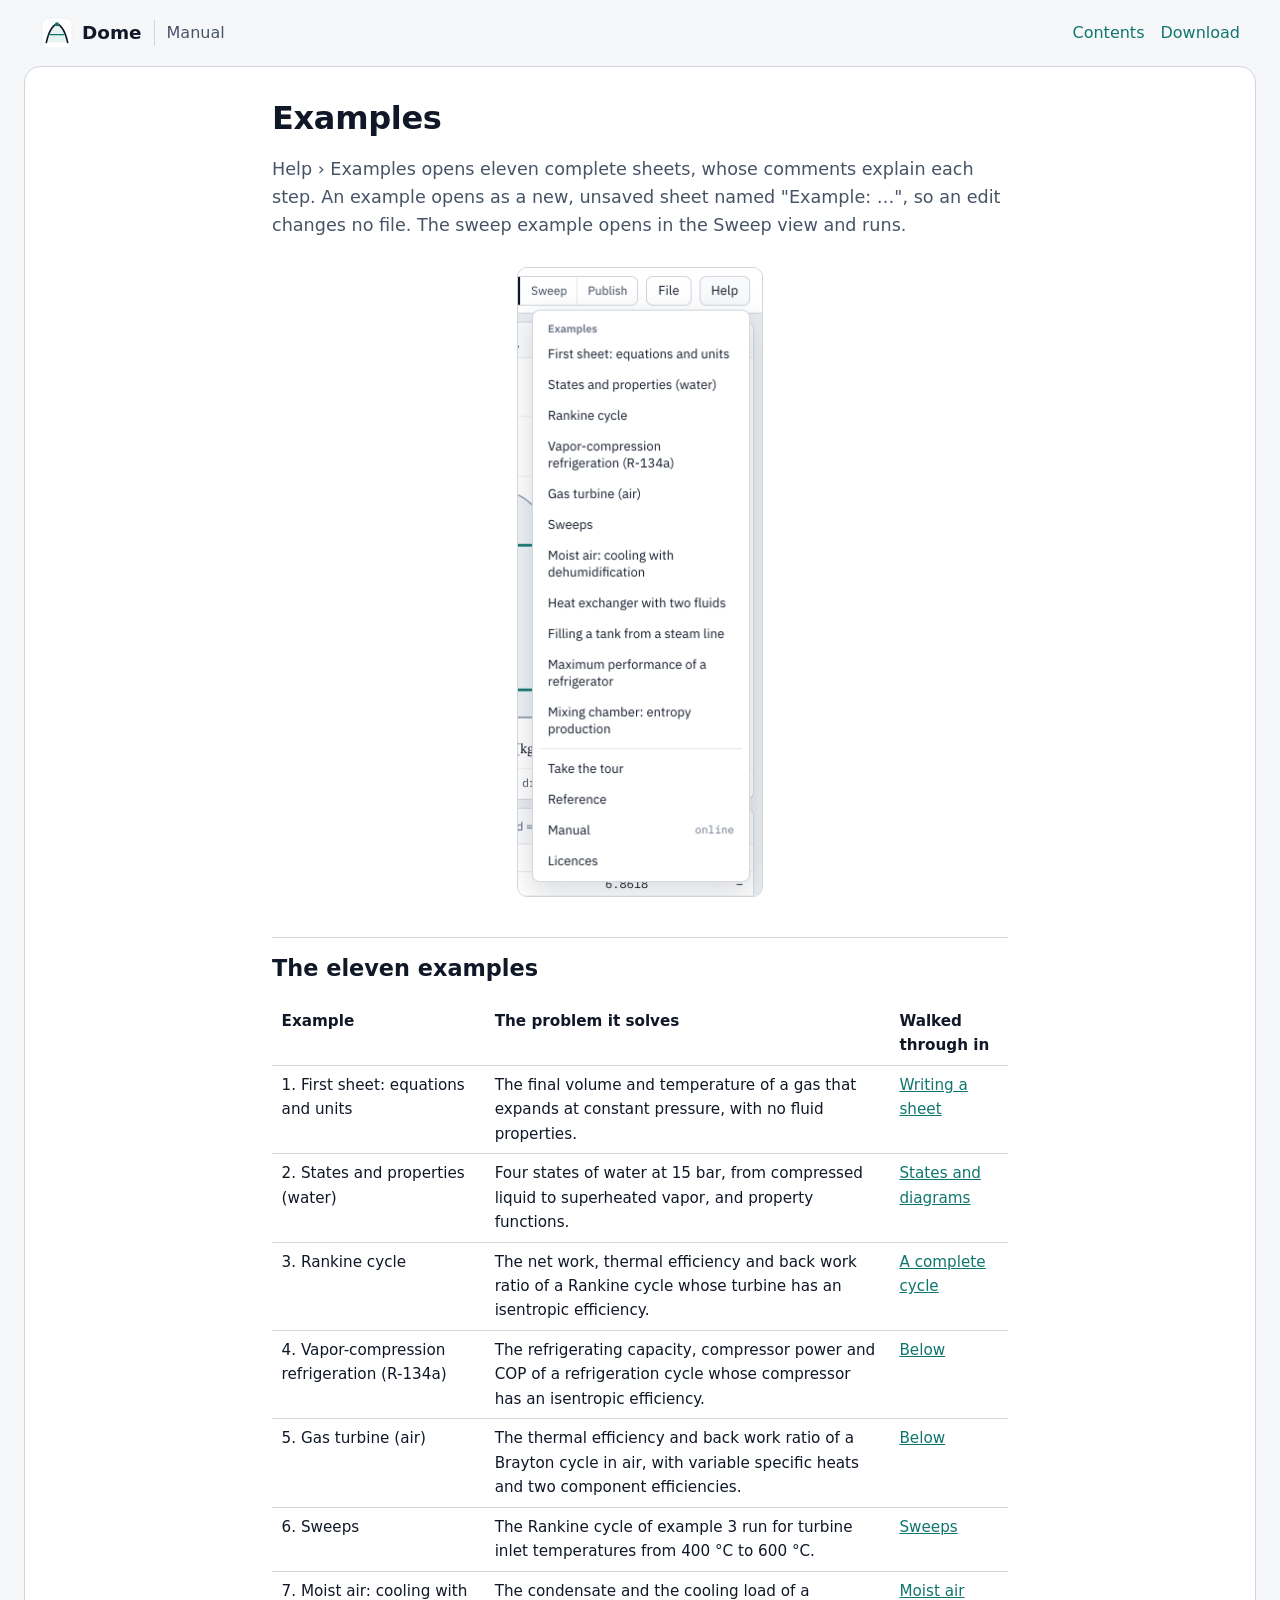
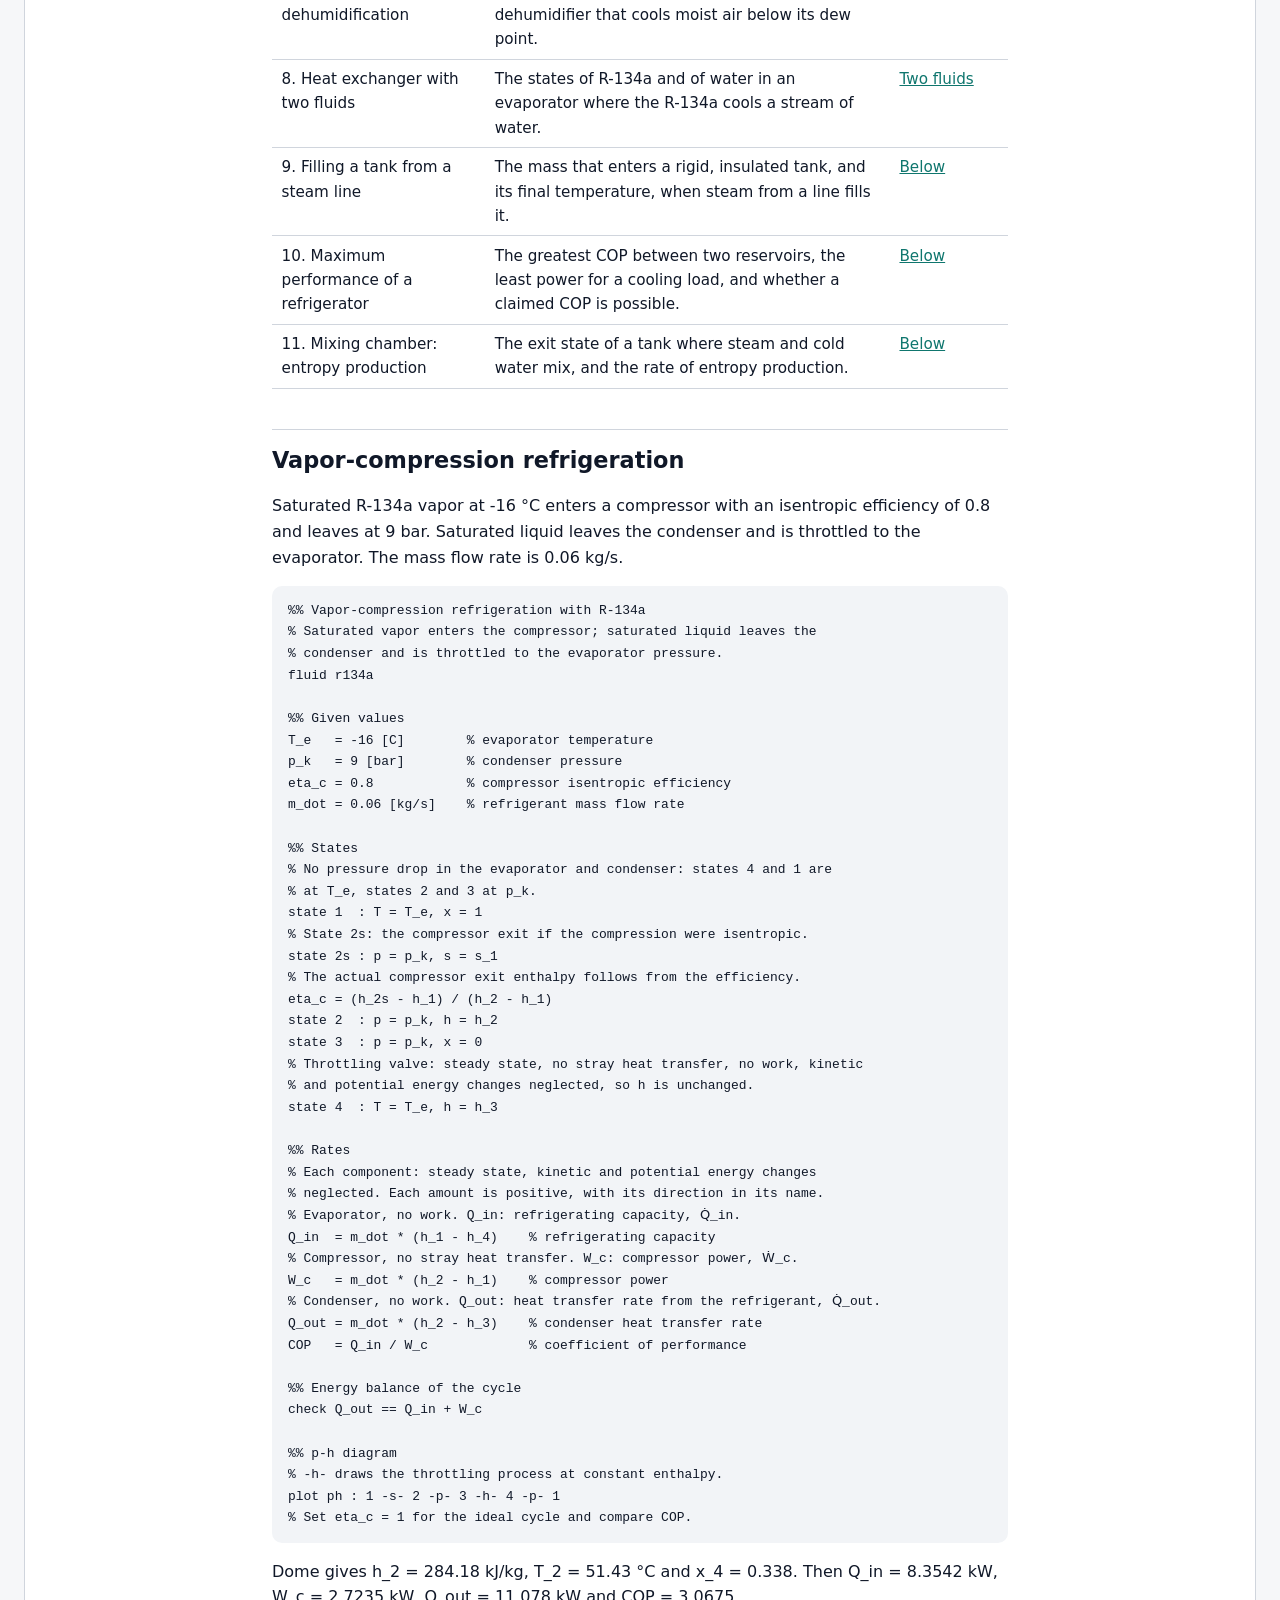
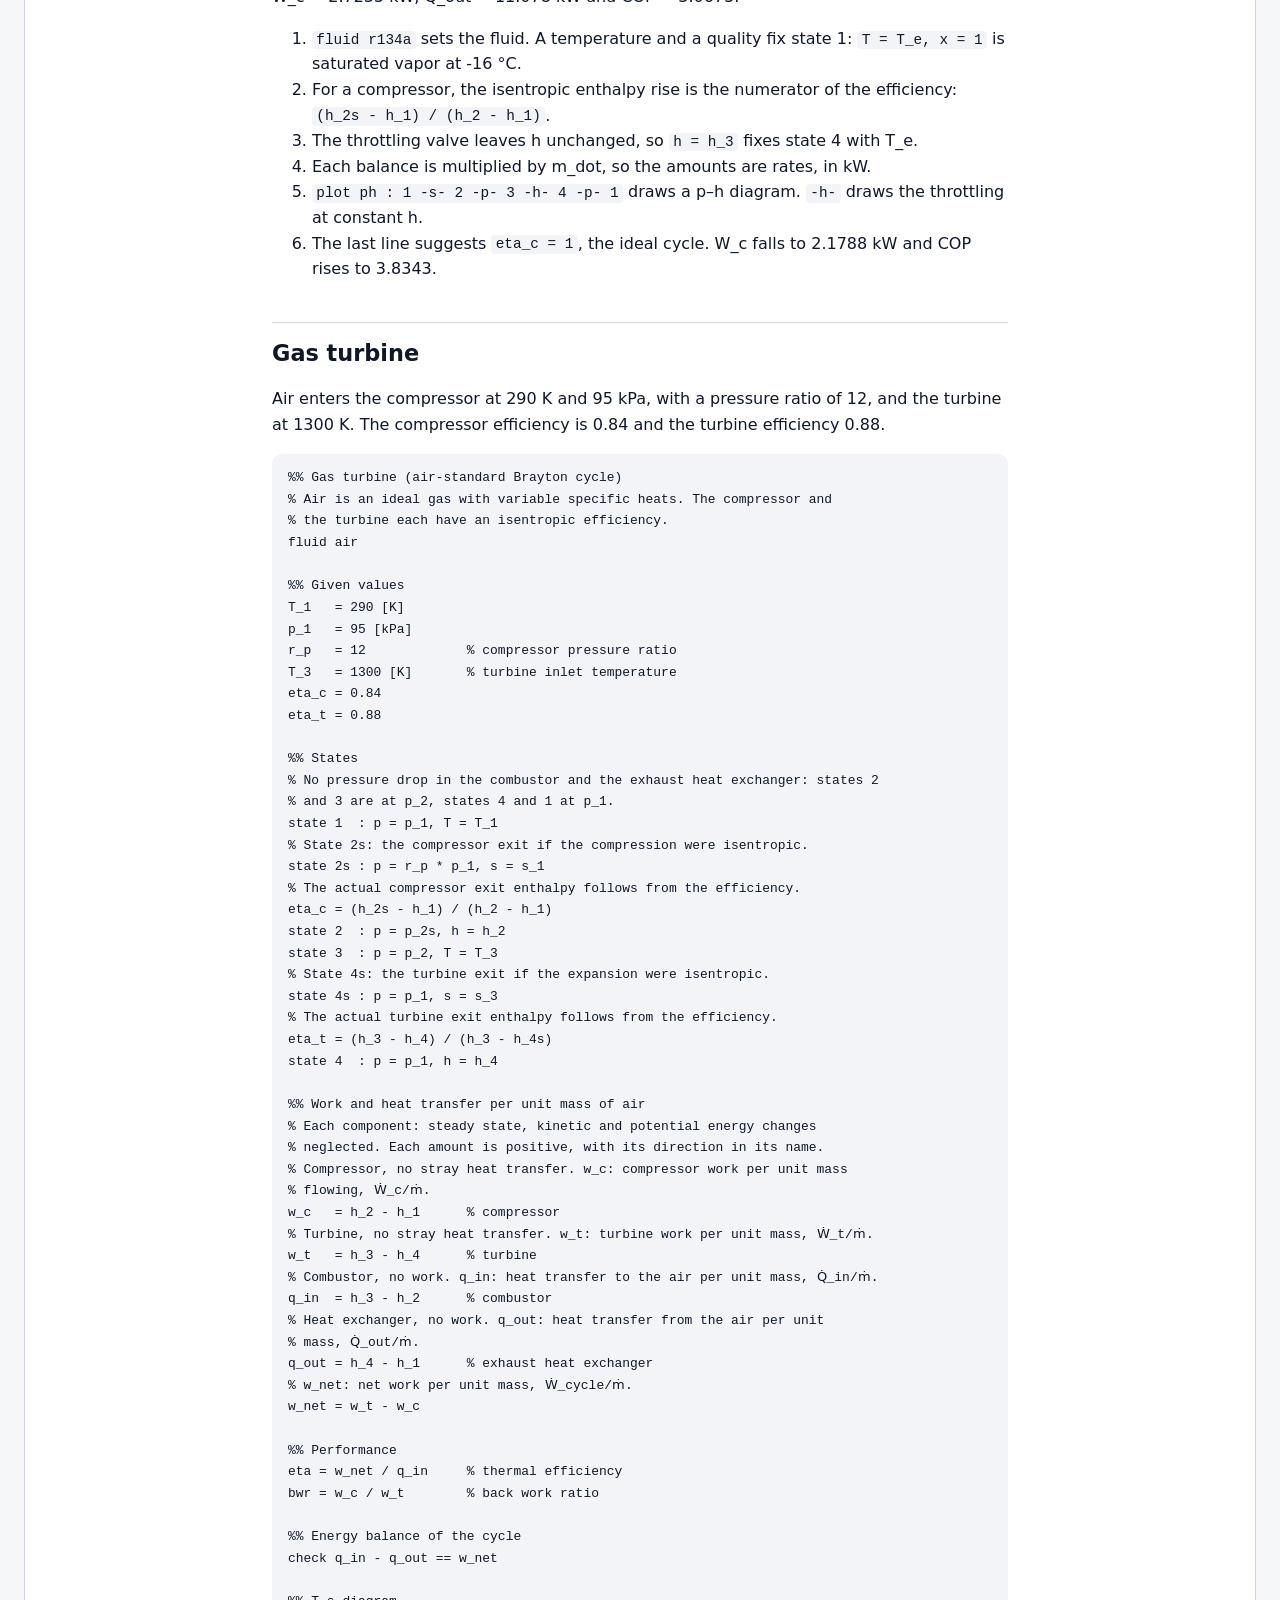
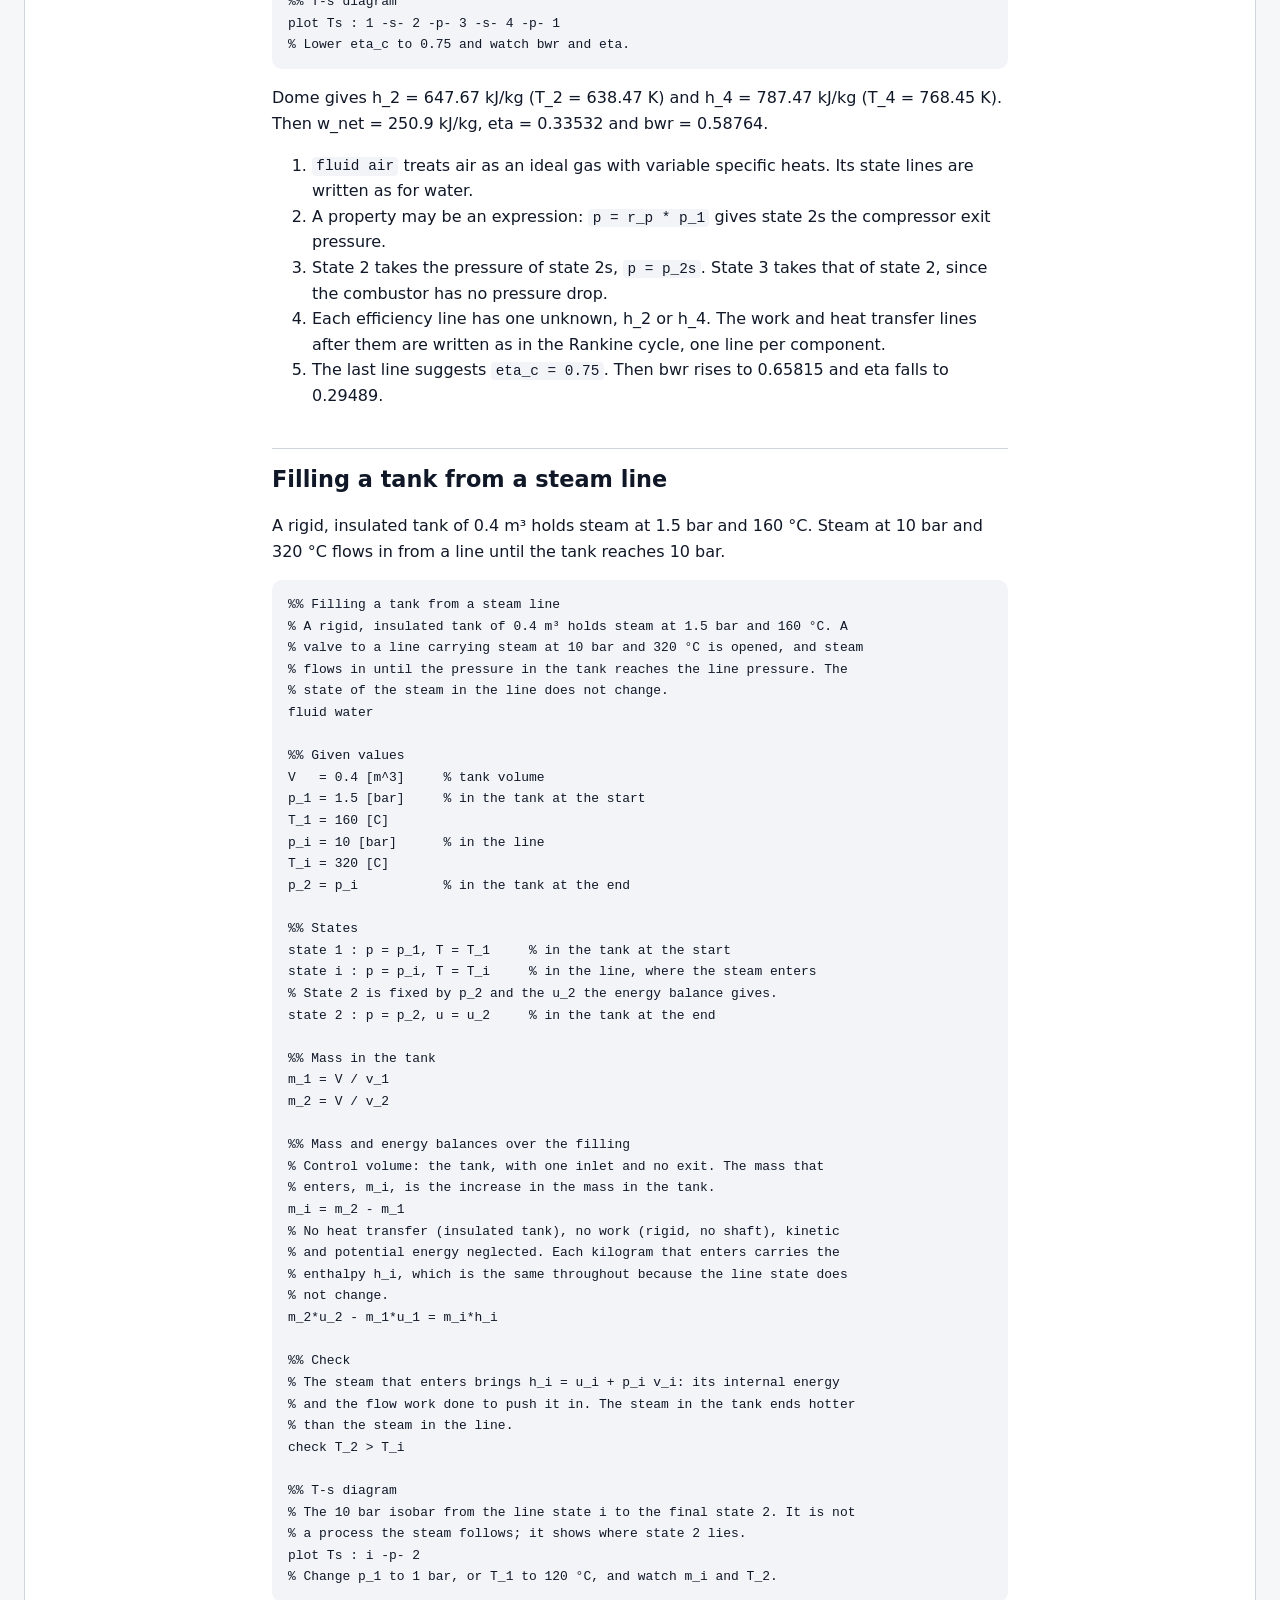
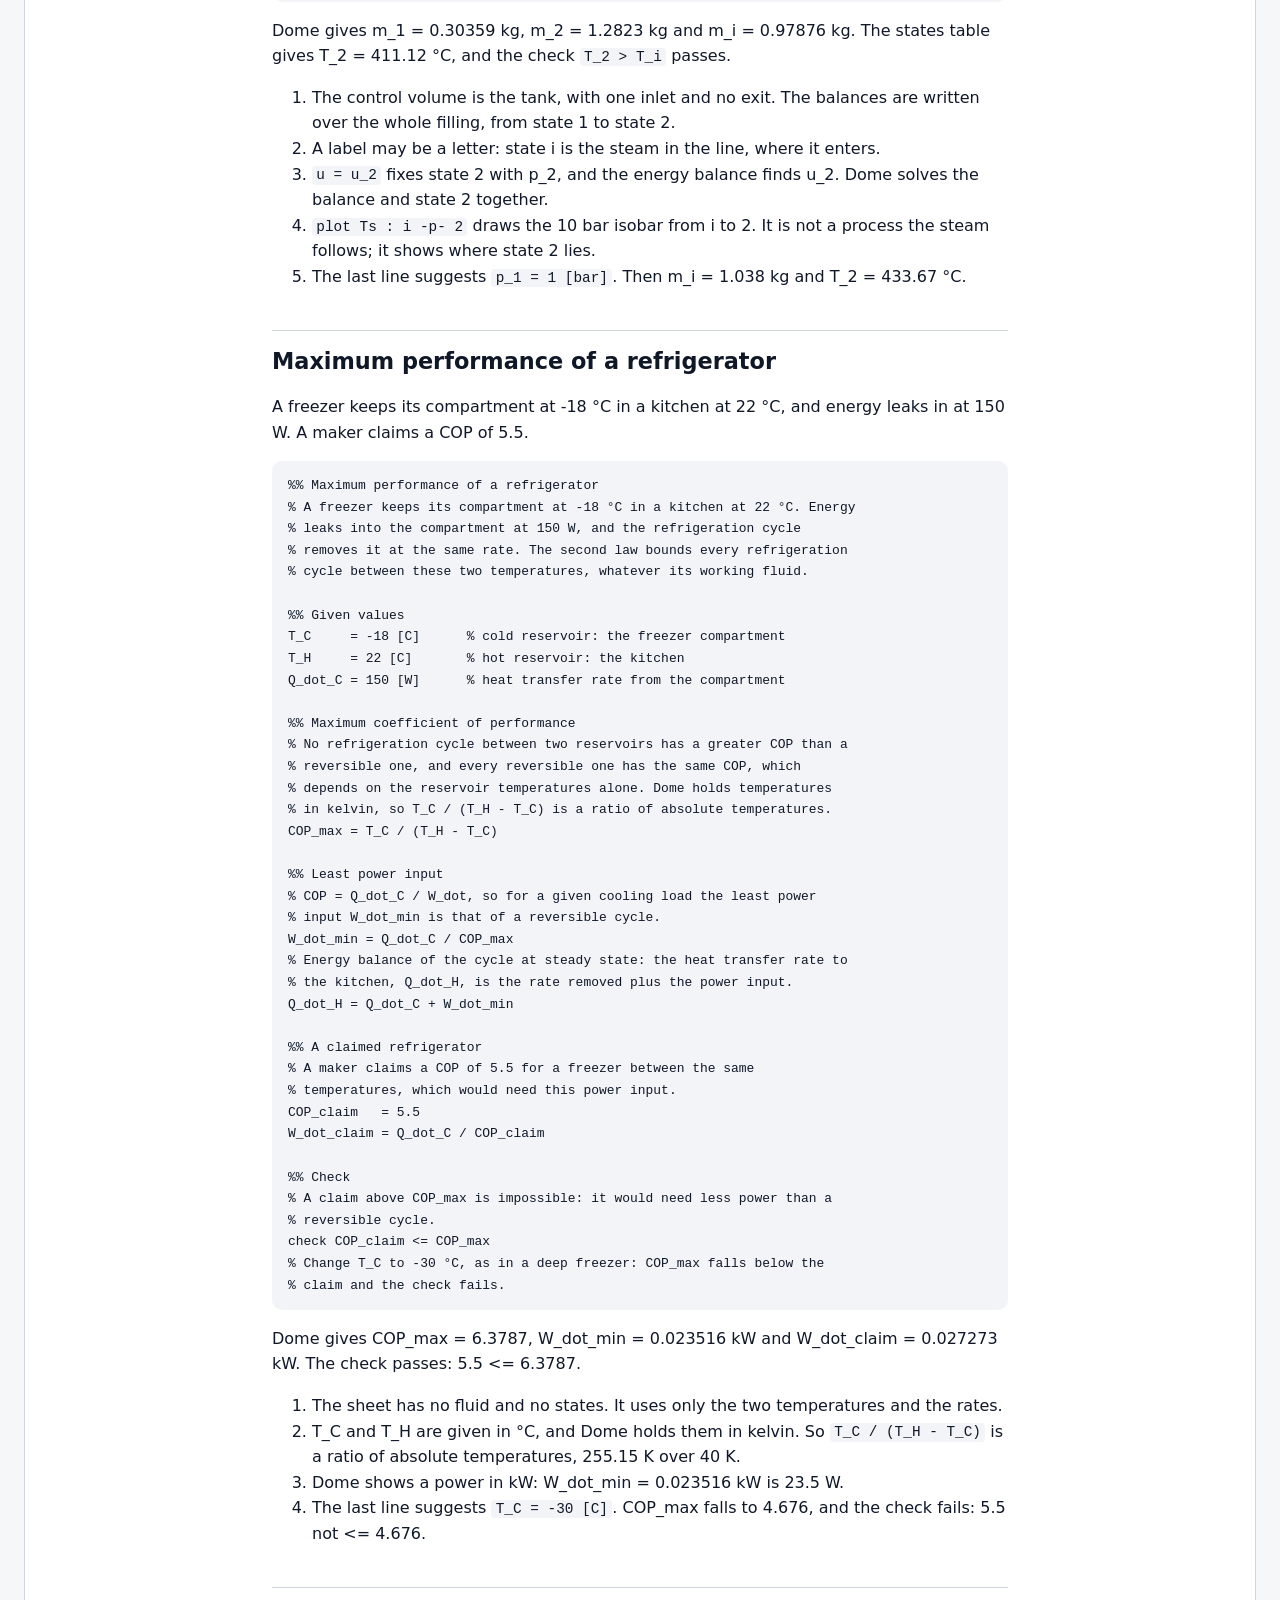
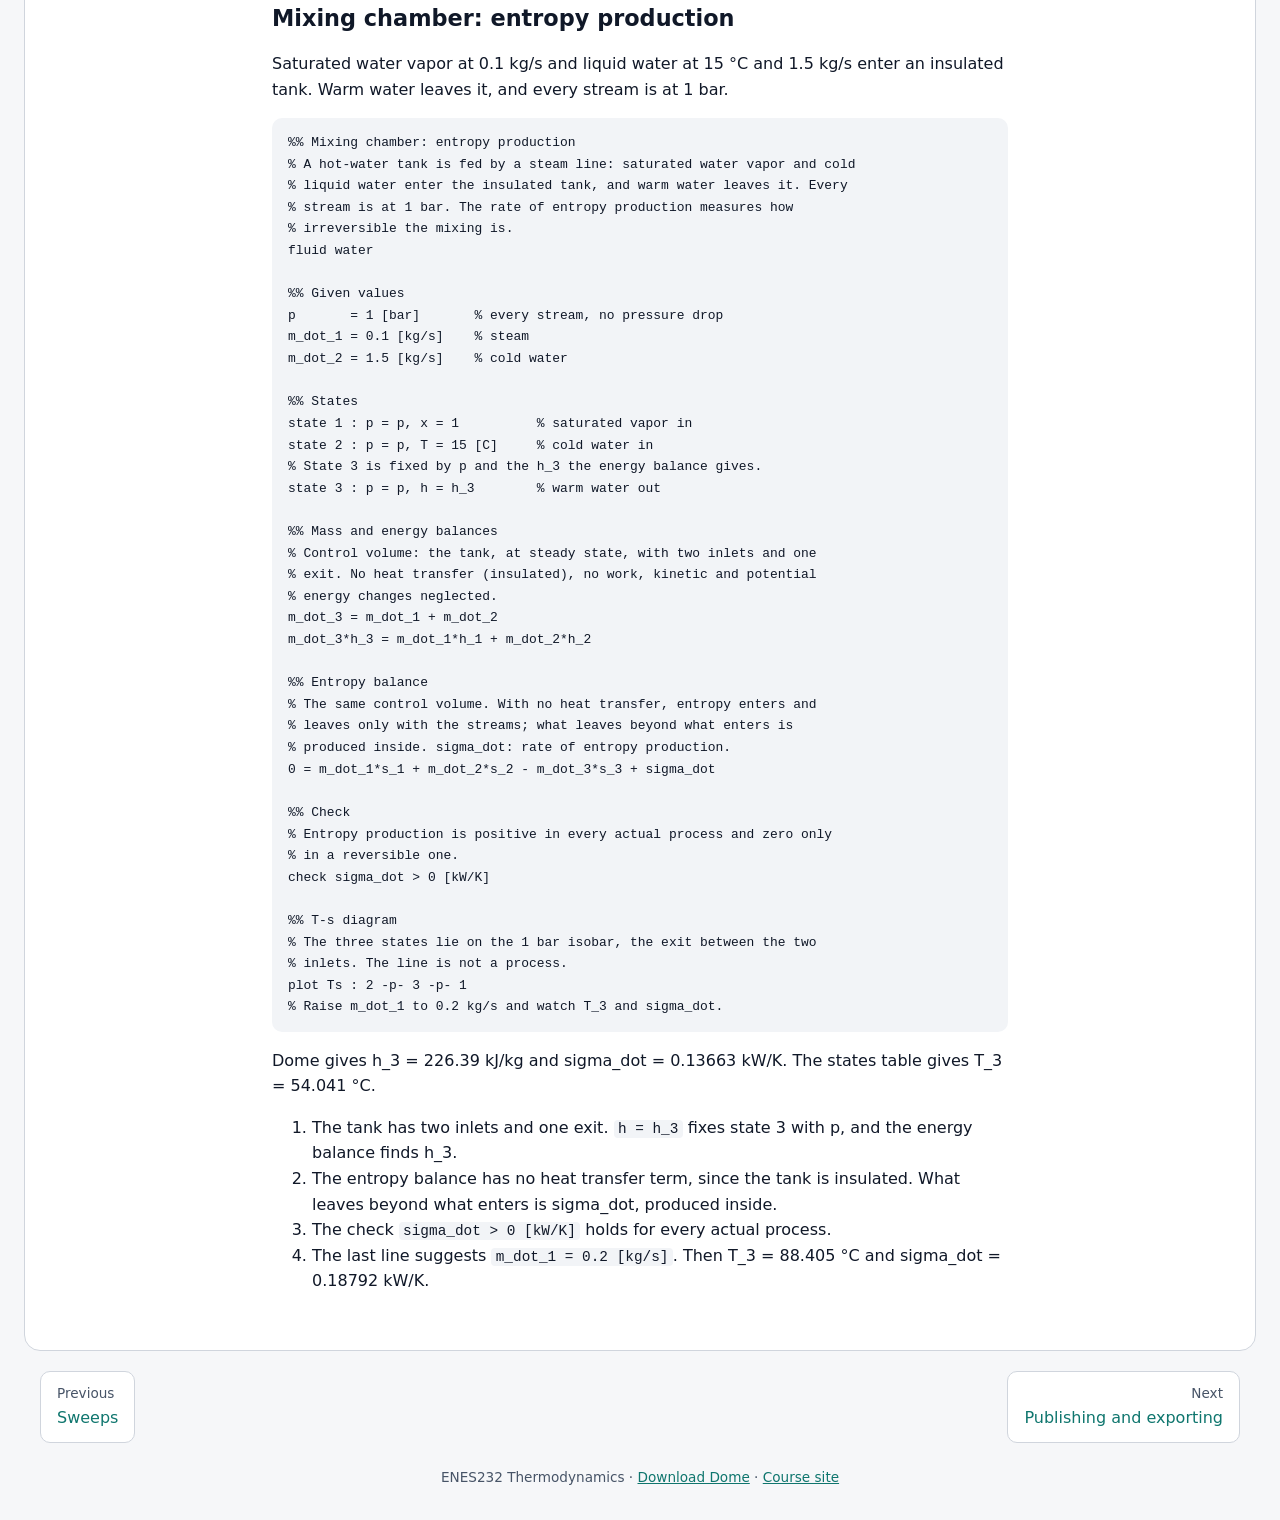
<file: manual/examples.html>
<!doctype html>
<!-- Generated by tools/manual/build.mjs (npm run manual) from tools/manual/pages/. Edit the template, not this file. -->
<html lang="en">
<head>
<meta charset="utf-8">
<meta name="viewport" content="width=device-width, initial-scale=1">
<title>Examples · Dome manual</title>
<meta name="description" content="The eleven examples of the Help menu, each with the problem it solves and the page that walks through it, and walkthroughs of the five that no other page covers: refrigeration, the gas turbine, a filling tank, the limit on a refrigerator and entropy production in mixing.">
<link rel="icon" href="data:image/svg+xml,%3Csvg xmlns='http://www.w3.org/2000/svg' viewBox='0 0 1024 1024'%3E%3Crect x='64' y='64' width='896' height='896' rx='200' fill='%23fff' stroke='%23D0D5DD' stroke-width='8'/%3E%3Cpath d='M190 800 C 280 380, 430 250, 512 250 C 594 250, 744 380, 834 800' fill='%23E6F4F1' stroke='%23101828' stroke-width='48' stroke-linecap='round'/%3E%3Cpath d='M300 560 L 724 560' stroke='%230F766E' stroke-width='40' stroke-linecap='round'/%3E%3Ccircle cx='512' cy='250' r='62' fill='%230F766E'/%3E%3C/svg%3E">
<link rel="stylesheet" href="manual.css">
</head>
<body>
<header class="site">
  <a class="brand" href="index.html"><svg viewBox="0 0 1024 1024" aria-hidden="true"><rect x="64" y="64" width="896" height="896" rx="200" fill="#FFFFFF" stroke="#D0D5DD" stroke-width="8"/><path d="M190 800 C 280 380, 430 250, 512 250 C 594 250, 744 380, 834 800" fill="#E6F4F1" stroke="#101828" stroke-width="48" stroke-linecap="round"/><path d="M300 560 L 724 560" stroke="#0F766E" stroke-width="40" stroke-linecap="round"/><circle cx="512" cy="250" r="62" fill="#0F766E"/></svg><span>Dome</span></a>
  <span class="section">Manual</span>
  <nav aria-label="Manual"><a href="index.html">Contents</a><a href="../index.html">Download</a></nav>
</header>
<main class="page">
<h1>Examples</h1>
<p class="lede">Help › Examples opens eleven complete sheets, whose comments explain each step. An example opens as a new, unsaved sheet named "Example: …", so an edit changes no file. The sweep example opens in the Sweep view and runs.</p>

<figure class="shot plain" style="--nwpx:246px">
  <a class="img" href="img/help-menu.png"><img src="img/help-menu.png" width="246" height="633" alt="The Help menu open: the eleven examples, then Take the tour, Reference, Manual and Licences."></a>
</figure>

<h2 id="list" class="lookup">The eleven examples</h2>
<table class="plain">
  <thead><tr><th>Example</th><th>The problem it solves</th><th>Walked through in</th></tr></thead>
  <tbody>
    <tr><td>1. First sheet: equations and units</td><td>The final volume and temperature of a gas that expands at constant pressure, with no fluid properties.</td><td><a href="sheet.html#equations">Writing a sheet</a></td></tr>
    <tr><td>2. States and properties (water)</td><td>Four states of water at 15 bar, from compressed liquid to superheated vapor, and property functions.</td><td><a href="states.html">States and diagrams</a></td></tr>
    <tr><td>3. Rankine cycle</td><td>The net work, thermal efficiency and back work ratio of a Rankine cycle whose turbine has an isentropic efficiency.</td><td><a href="cycle.html">A complete cycle</a></td></tr>
    <tr><td>4. Vapor-compression refrigeration (R-134a)</td><td>The refrigerating capacity, compressor power and COP of a refrigeration cycle whose compressor has an isentropic efficiency.</td><td><a href="#refrigeration">Below</a></td></tr>
    <tr><td>5. Gas turbine (air)</td><td>The thermal efficiency and back work ratio of a Brayton cycle in air, with variable specific heats and two component efficiencies.</td><td><a href="#gas-turbine">Below</a></td></tr>
    <tr><td>6. Sweeps</td><td>The Rankine cycle of example 3 run for turbine inlet temperatures from 400 °C to 600 °C.</td><td><a href="sweeps.html">Sweeps</a></td></tr>
    <tr><td>7. Moist air: cooling with dehumidification</td><td>The condensate and the cooling load of a dehumidifier that cools moist air below its dew point.</td><td><a href="moist-air.html">Moist air</a></td></tr>
    <tr><td>8. Heat exchanger with two fluids</td><td>The states of R-134a and of water in an evaporator where the R-134a cools a stream of water.</td><td><a href="two-fluids.html">Two fluids</a></td></tr>
    <tr><td>9. Filling a tank from a steam line</td><td>The mass that enters a rigid, insulated tank, and its final temperature, when steam from a line fills it.</td><td><a href="#tank-filling">Below</a></td></tr>
    <tr><td>10. Maximum performance of a refrigerator</td><td>The greatest COP between two reservoirs, the least power for a cooling load, and whether a claimed COP is possible.</td><td><a href="#refrigerator-limit">Below</a></td></tr>
    <tr><td>11. Mixing chamber: entropy production</td><td>The exit state of a tank where steam and cold water mix, and the rate of entropy production.</td><td><a href="#mixing-entropy">Below</a></td></tr>
  </tbody>
</table>

<h2 id="refrigeration">Vapor-compression refrigeration</h2>
<p>Saturated R-134a vapor at -16 °C enters a compressor with an isentropic efficiency of 0.8 and leaves at 9 bar. Saturated liquid leaves the condenser and is throttled to the evaporator. The mass flow rate is 0.06 kg/s.</p>
<pre><code>%% Vapor-compression refrigeration with R-134a
% Saturated vapor enters the compressor; saturated liquid leaves the
% condenser and is throttled to the evaporator pressure.
fluid r134a

%% Given values
T_e   = -16 [C]        % evaporator temperature
p_k   = 9 [bar]        % condenser pressure
eta_c = 0.8            % compressor isentropic efficiency
m_dot = 0.06 [kg/s]    % refrigerant mass flow rate

%% States
% No pressure drop in the evaporator and condenser: states 4 and 1 are
% at T_e, states 2 and 3 at p_k.
state 1  : T = T_e, x = 1
% State 2s: the compressor exit if the compression were isentropic.
state 2s : p = p_k, s = s_1
% The actual compressor exit enthalpy follows from the efficiency.
eta_c = (h_2s - h_1) / (h_2 - h_1)
state 2  : p = p_k, h = h_2
state 3  : p = p_k, x = 0
% Throttling valve: steady state, no stray heat transfer, no work, kinetic
% and potential energy changes neglected, so h is unchanged.
state 4  : T = T_e, h = h_3

%% Rates
% Each component: steady state, kinetic and potential energy changes
% neglected. Each amount is positive, with its direction in its name.
% Evaporator, no work. Q_in: refrigerating capacity, Q̇_in.
Q_in  = m_dot * (h_1 - h_4)    % refrigerating capacity
% Compressor, no stray heat transfer. W_c: compressor power, Ẇ_c.
W_c   = m_dot * (h_2 - h_1)    % compressor power
% Condenser, no work. Q_out: heat transfer rate from the refrigerant, Q̇_out.
Q_out = m_dot * (h_2 - h_3)    % condenser heat transfer rate
COP   = Q_in / W_c             % coefficient of performance

%% Energy balance of the cycle
check Q_out == Q_in + W_c

%% p-h diagram
% -h- draws the throttling process at constant enthalpy.
plot ph : 1 -s- 2 -p- 3 -h- 4 -p- 1
% Set eta_c = 1 for the ideal cycle and compare COP.</code></pre>
<p>Dome gives h_2 = 284.18 kJ/kg, T_2 = 51.43 °C and x_4 = 0.338. Then Q_in = 8.3542 kW, W_c = 2.7235 kW, Q_out = 11.078 kW and COP = 3.0675.</p>
<ol>
  <li><code>fluid r134a</code> sets the fluid. A temperature and a quality fix state 1: <code>T = T_e, x = 1</code> is saturated vapor at -16 °C.</li>
  <li>For a compressor, the isentropic enthalpy rise is the numerator of the efficiency: <code>(h_2s - h_1) / (h_2 - h_1)</code>.</li>
  <li>The throttling valve leaves h unchanged, so <code>h = h_3</code> fixes state 4 with T_e.</li>
  <li>Each balance is multiplied by m_dot, so the amounts are rates, in kW.</li>
  <li><code>plot ph : 1 -s- 2 -p- 3 -h- 4 -p- 1</code> draws a p–h diagram. <code>-h-</code> draws the throttling at constant h.</li>
  <li>The last line suggests <code>eta_c = 1</code>, the ideal cycle. W_c falls to 2.1788 kW and COP rises to 3.8343.</li>
</ol>

<h2 id="gas-turbine">Gas turbine</h2>
<p>Air enters the compressor at 290 K and 95 kPa, with a pressure ratio of 12, and the turbine at 1300 K. The compressor efficiency is 0.84 and the turbine efficiency 0.88.</p>
<pre><code>%% Gas turbine (air-standard Brayton cycle)
% Air is an ideal gas with variable specific heats. The compressor and
% the turbine each have an isentropic efficiency.
fluid air

%% Given values
T_1   = 290 [K]
p_1   = 95 [kPa]
r_p   = 12             % compressor pressure ratio
T_3   = 1300 [K]       % turbine inlet temperature
eta_c = 0.84
eta_t = 0.88

%% States
% No pressure drop in the combustor and the exhaust heat exchanger: states 2
% and 3 are at p_2, states 4 and 1 at p_1.
state 1  : p = p_1, T = T_1
% State 2s: the compressor exit if the compression were isentropic.
state 2s : p = r_p * p_1, s = s_1
% The actual compressor exit enthalpy follows from the efficiency.
eta_c = (h_2s - h_1) / (h_2 - h_1)
state 2  : p = p_2s, h = h_2
state 3  : p = p_2, T = T_3
% State 4s: the turbine exit if the expansion were isentropic.
state 4s : p = p_1, s = s_3
% The actual turbine exit enthalpy follows from the efficiency.
eta_t = (h_3 - h_4) / (h_3 - h_4s)
state 4  : p = p_1, h = h_4

%% Work and heat transfer per unit mass of air
% Each component: steady state, kinetic and potential energy changes
% neglected. Each amount is positive, with its direction in its name.
% Compressor, no stray heat transfer. w_c: compressor work per unit mass
% flowing, Ẇ_c/ṁ.
w_c   = h_2 - h_1      % compressor
% Turbine, no stray heat transfer. w_t: turbine work per unit mass, Ẇ_t/ṁ.
w_t   = h_3 - h_4      % turbine
% Combustor, no work. q_in: heat transfer to the air per unit mass, Q̇_in/ṁ.
q_in  = h_3 - h_2      % combustor
% Heat exchanger, no work. q_out: heat transfer from the air per unit
% mass, Q̇_out/ṁ.
q_out = h_4 - h_1      % exhaust heat exchanger
% w_net: net work per unit mass, Ẇ_cycle/ṁ.
w_net = w_t - w_c

%% Performance
eta = w_net / q_in     % thermal efficiency
bwr = w_c / w_t        % back work ratio

%% Energy balance of the cycle
check q_in - q_out == w_net

%% T-s diagram
plot Ts : 1 -s- 2 -p- 3 -s- 4 -p- 1
% Lower eta_c to 0.75 and watch bwr and eta.</code></pre>
<p>Dome gives h_2 = 647.67 kJ/kg (T_2 = 638.47 K) and h_4 = 787.47 kJ/kg (T_4 = 768.45 K). Then w_net = 250.9 kJ/kg, eta = 0.33532 and bwr = 0.58764.</p>
<ol>
  <li><code>fluid air</code> treats air as an ideal gas with variable specific heats. Its state lines are written as for water.</li>
  <li>A property may be an expression: <code>p = r_p * p_1</code> gives state 2s the compressor exit pressure.</li>
  <li>State 2 takes the pressure of state 2s, <code>p = p_2s</code>. State 3 takes that of state 2, since the combustor has no pressure drop.</li>
  <li>Each efficiency line has one unknown, h_2 or h_4. The work and heat transfer lines after them are written as in the Rankine cycle, one line per component.</li>
  <li>The last line suggests <code>eta_c = 0.75</code>. Then bwr rises to 0.65815 and eta falls to 0.29489.</li>
</ol>

<h2 id="tank-filling">Filling a tank from a steam line</h2>
<p>A rigid, insulated tank of 0.4 m³ holds steam at 1.5 bar and 160 °C. Steam at 10 bar and 320 °C flows in from a line until the tank reaches 10 bar.</p>
<pre><code>%% Filling a tank from a steam line
% A rigid, insulated tank of 0.4 m³ holds steam at 1.5 bar and 160 °C. A
% valve to a line carrying steam at 10 bar and 320 °C is opened, and steam
% flows in until the pressure in the tank reaches the line pressure. The
% state of the steam in the line does not change.
fluid water

%% Given values
V   = 0.4 [m^3]     % tank volume
p_1 = 1.5 [bar]     % in the tank at the start
T_1 = 160 [C]
p_i = 10 [bar]      % in the line
T_i = 320 [C]
p_2 = p_i           % in the tank at the end

%% States
state 1 : p = p_1, T = T_1     % in the tank at the start
state i : p = p_i, T = T_i     % in the line, where the steam enters
% State 2 is fixed by p_2 and the u_2 the energy balance gives.
state 2 : p = p_2, u = u_2     % in the tank at the end

%% Mass in the tank
m_1 = V / v_1
m_2 = V / v_2

%% Mass and energy balances over the filling
% Control volume: the tank, with one inlet and no exit. The mass that
% enters, m_i, is the increase in the mass in the tank.
m_i = m_2 - m_1
% No heat transfer (insulated tank), no work (rigid, no shaft), kinetic
% and potential energy neglected. Each kilogram that enters carries the
% enthalpy h_i, which is the same throughout because the line state does
% not change.
m_2*u_2 - m_1*u_1 = m_i*h_i

%% Check
% The steam that enters brings h_i = u_i + p_i v_i: its internal energy
% and the flow work done to push it in. The steam in the tank ends hotter
% than the steam in the line.
check T_2 &gt; T_i

%% T-s diagram
% The 10 bar isobar from the line state i to the final state 2. It is not
% a process the steam follows; it shows where state 2 lies.
plot Ts : i -p- 2
% Change p_1 to 1 bar, or T_1 to 120 °C, and watch m_i and T_2.</code></pre>
<p>Dome gives m_1 = 0.30359 kg, m_2 = 1.2823 kg and m_i = 0.97876 kg. The states table gives T_2 = 411.12 °C, and the check <code>T_2 &gt; T_i</code> passes.</p>
<ol>
  <li>The control volume is the tank, with one inlet and no exit. The balances are written over the whole filling, from state 1 to state 2.</li>
  <li>A label may be a letter: state i is the steam in the line, where it enters.</li>
  <li><code>u = u_2</code> fixes state 2 with p_2, and the energy balance finds u_2. Dome solves the balance and state 2 together.</li>
  <li><code>plot Ts : i -p- 2</code> draws the 10 bar isobar from i to 2. It is not a process the steam follows; it shows where state 2 lies.</li>
  <li>The last line suggests <code>p_1 = 1 [bar]</code>. Then m_i = 1.038 kg and T_2 = 433.67 °C.</li>
</ol>

<h2 id="refrigerator-limit">Maximum performance of a refrigerator</h2>
<p>A freezer keeps its compartment at -18 °C in a kitchen at 22 °C, and energy leaks in at 150 W. A maker claims a COP of 5.5.</p>
<pre><code>%% Maximum performance of a refrigerator
% A freezer keeps its compartment at -18 °C in a kitchen at 22 °C. Energy
% leaks into the compartment at 150 W, and the refrigeration cycle
% removes it at the same rate. The second law bounds every refrigeration
% cycle between these two temperatures, whatever its working fluid.

%% Given values
T_C     = -18 [C]      % cold reservoir: the freezer compartment
T_H     = 22 [C]       % hot reservoir: the kitchen
Q_dot_C = 150 [W]      % heat transfer rate from the compartment

%% Maximum coefficient of performance
% No refrigeration cycle between two reservoirs has a greater COP than a
% reversible one, and every reversible one has the same COP, which
% depends on the reservoir temperatures alone. Dome holds temperatures
% in kelvin, so T_C / (T_H - T_C) is a ratio of absolute temperatures.
COP_max = T_C / (T_H - T_C)

%% Least power input
% COP = Q_dot_C / W_dot, so for a given cooling load the least power
% input W_dot_min is that of a reversible cycle.
W_dot_min = Q_dot_C / COP_max
% Energy balance of the cycle at steady state: the heat transfer rate to
% the kitchen, Q_dot_H, is the rate removed plus the power input.
Q_dot_H = Q_dot_C + W_dot_min

%% A claimed refrigerator
% A maker claims a COP of 5.5 for a freezer between the same
% temperatures, which would need this power input.
COP_claim   = 5.5
W_dot_claim = Q_dot_C / COP_claim

%% Check
% A claim above COP_max is impossible: it would need less power than a
% reversible cycle.
check COP_claim &lt;= COP_max
% Change T_C to -30 °C, as in a deep freezer: COP_max falls below the
% claim and the check fails.</code></pre>
<p>Dome gives COP_max = 6.3787, W_dot_min = 0.023516 kW and W_dot_claim = 0.027273 kW. The check passes: 5.5 &lt;= 6.3787.</p>
<ol>
  <li>The sheet has no fluid and no states. It uses only the two temperatures and the rates.</li>
  <li>T_C and T_H are given in °C, and Dome holds them in kelvin. So <code>T_C / (T_H - T_C)</code> is a ratio of absolute temperatures, 255.15 K over 40 K.</li>
  <li>Dome shows a power in kW: W_dot_min = 0.023516 kW is 23.5 W.</li>
  <li>The last line suggests <code>T_C = -30 [C]</code>. COP_max falls to 4.676, and the check fails: 5.5 not &lt;= 4.676.</li>
</ol>

<h2 id="mixing-entropy">Mixing chamber: entropy production</h2>
<p>Saturated water vapor at 0.1 kg/s and liquid water at 15 °C and 1.5 kg/s enter an insulated tank. Warm water leaves it, and every stream is at 1 bar.</p>
<pre><code>%% Mixing chamber: entropy production
% A hot-water tank is fed by a steam line: saturated water vapor and cold
% liquid water enter the insulated tank, and warm water leaves it. Every
% stream is at 1 bar. The rate of entropy production measures how
% irreversible the mixing is.
fluid water

%% Given values
p       = 1 [bar]       % every stream, no pressure drop
m_dot_1 = 0.1 [kg/s]    % steam
m_dot_2 = 1.5 [kg/s]    % cold water

%% States
state 1 : p = p, x = 1          % saturated vapor in
state 2 : p = p, T = 15 [C]     % cold water in
% State 3 is fixed by p and the h_3 the energy balance gives.
state 3 : p = p, h = h_3        % warm water out

%% Mass and energy balances
% Control volume: the tank, at steady state, with two inlets and one
% exit. No heat transfer (insulated), no work, kinetic and potential
% energy changes neglected.
m_dot_3 = m_dot_1 + m_dot_2
m_dot_3*h_3 = m_dot_1*h_1 + m_dot_2*h_2

%% Entropy balance
% The same control volume. With no heat transfer, entropy enters and
% leaves only with the streams; what leaves beyond what enters is
% produced inside. sigma_dot: rate of entropy production.
0 = m_dot_1*s_1 + m_dot_2*s_2 - m_dot_3*s_3 + sigma_dot

%% Check
% Entropy production is positive in every actual process and zero only
% in a reversible one.
check sigma_dot &gt; 0 [kW/K]

%% T-s diagram
% The three states lie on the 1 bar isobar, the exit between the two
% inlets. The line is not a process.
plot Ts : 2 -p- 3 -p- 1
% Raise m_dot_1 to 0.2 kg/s and watch T_3 and sigma_dot.</code></pre>
<p>Dome gives h_3 = 226.39 kJ/kg and sigma_dot = 0.13663 kW/K. The states table gives T_3 = 54.041 °C.</p>
<ol>
  <li>The tank has two inlets and one exit. <code>h = h_3</code> fixes state 3 with p, and the energy balance finds h_3.</li>
  <li>The entropy balance has no heat transfer term, since the tank is insulated. What leaves beyond what enters is sigma_dot, produced inside.</li>
  <li>The check <code>sigma_dot &gt; 0 [kW/K]</code> holds for every actual process.</li>
  <li>The last line suggests <code>m_dot_1 = 0.2 [kg/s]</code>. Then T_3 = 88.405 °C and sigma_dot = 0.18792 kW/K.</li>
</ol>
</main>
<nav class="pager" aria-label="Pages"><a class="prev" href="sweeps.html"><span>Previous</span>Sweeps</a><a class="next" href="publishing.html"><span>Next</span>Publishing and exporting</a></nav>
<footer class="site">ENES232 Thermodynamics · <a href="../index.html">Download Dome</a> · <a href="https://ealtabet-teaching.github.io/enes232/">Course site</a></footer>
</body>
</html>
</file>
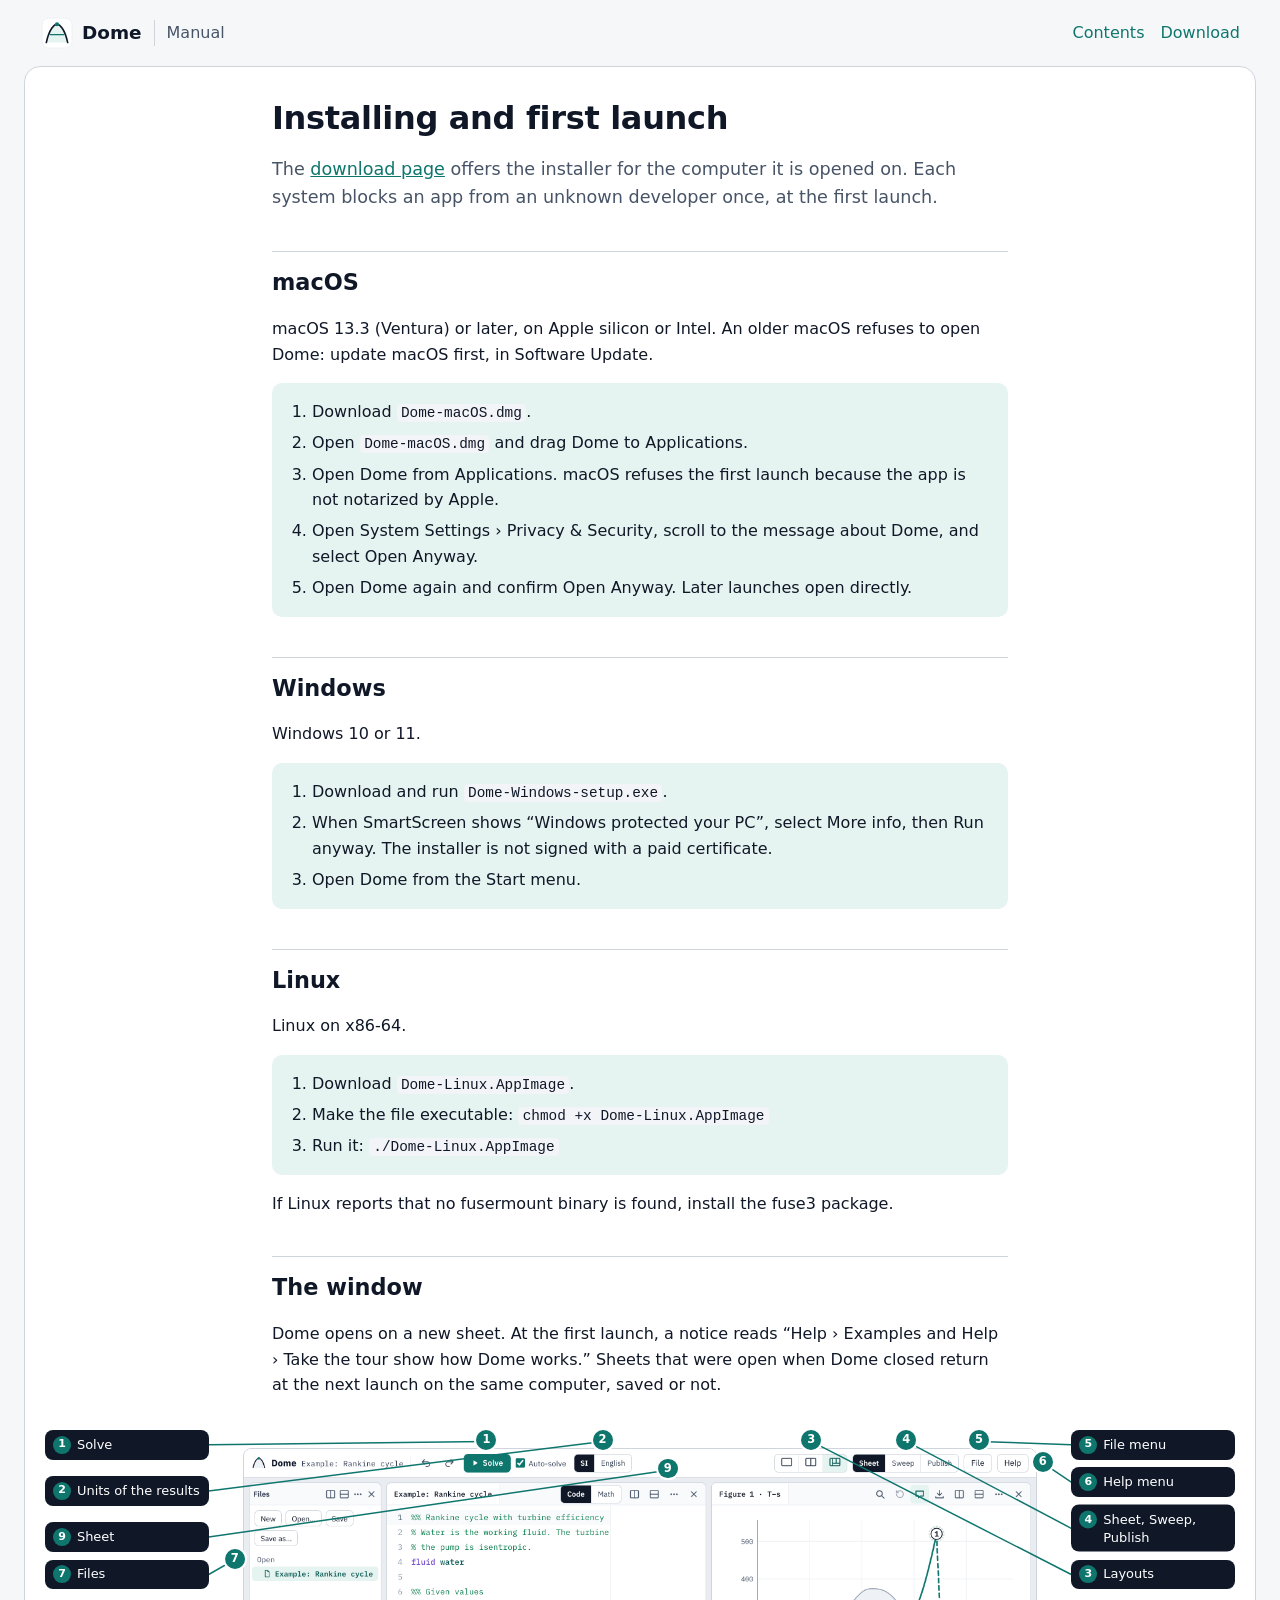
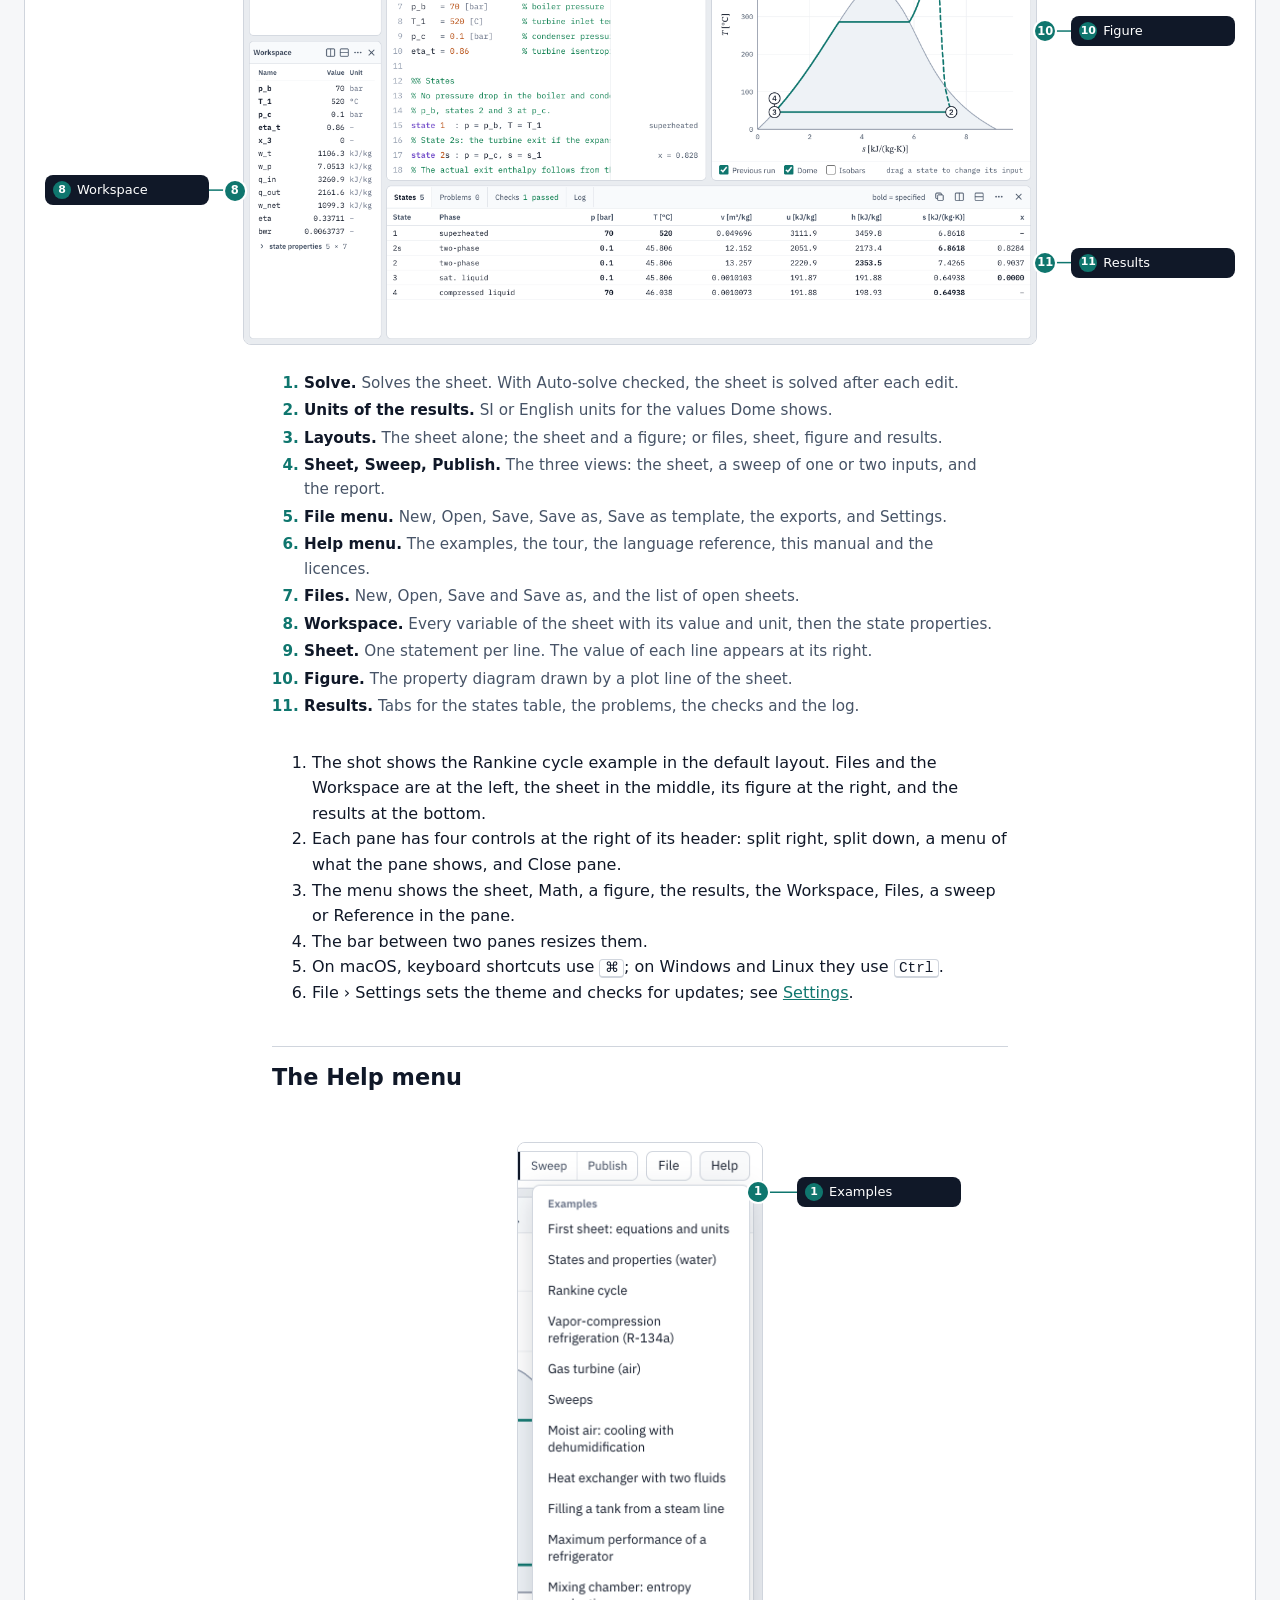
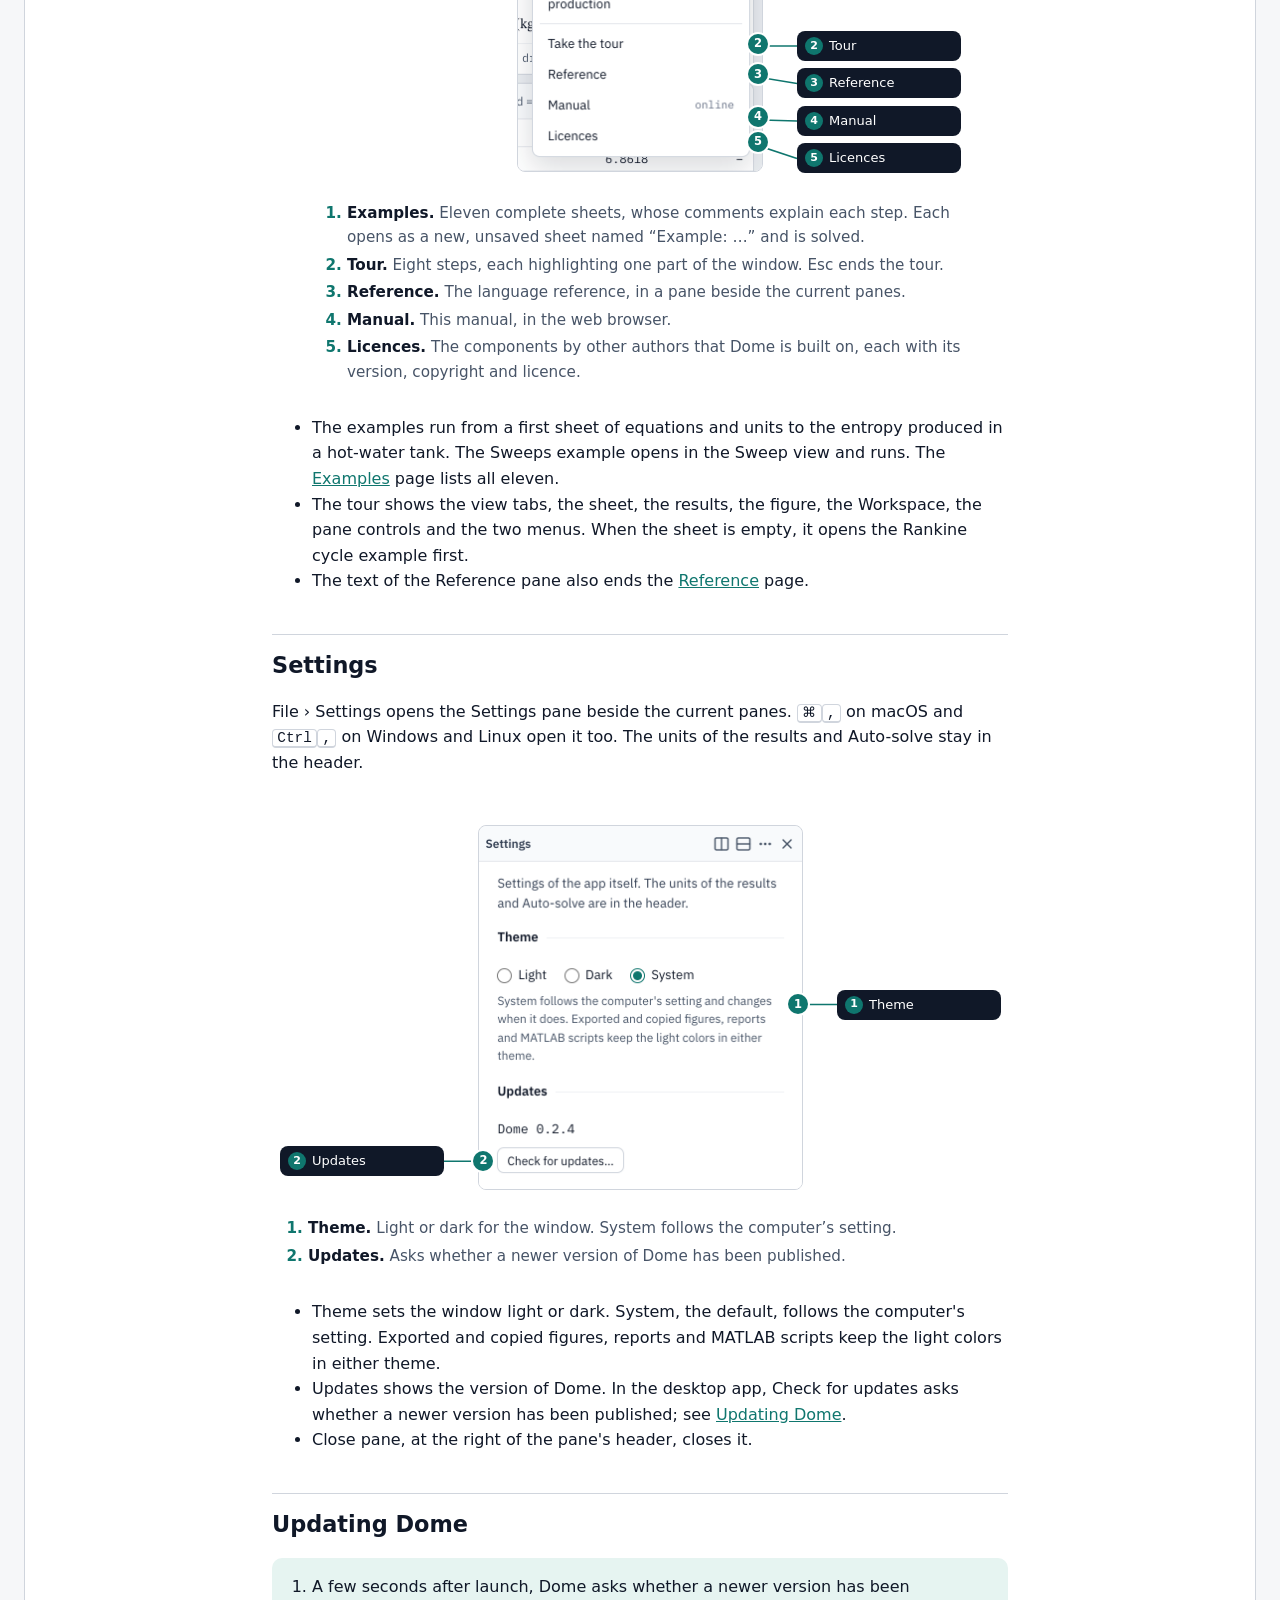
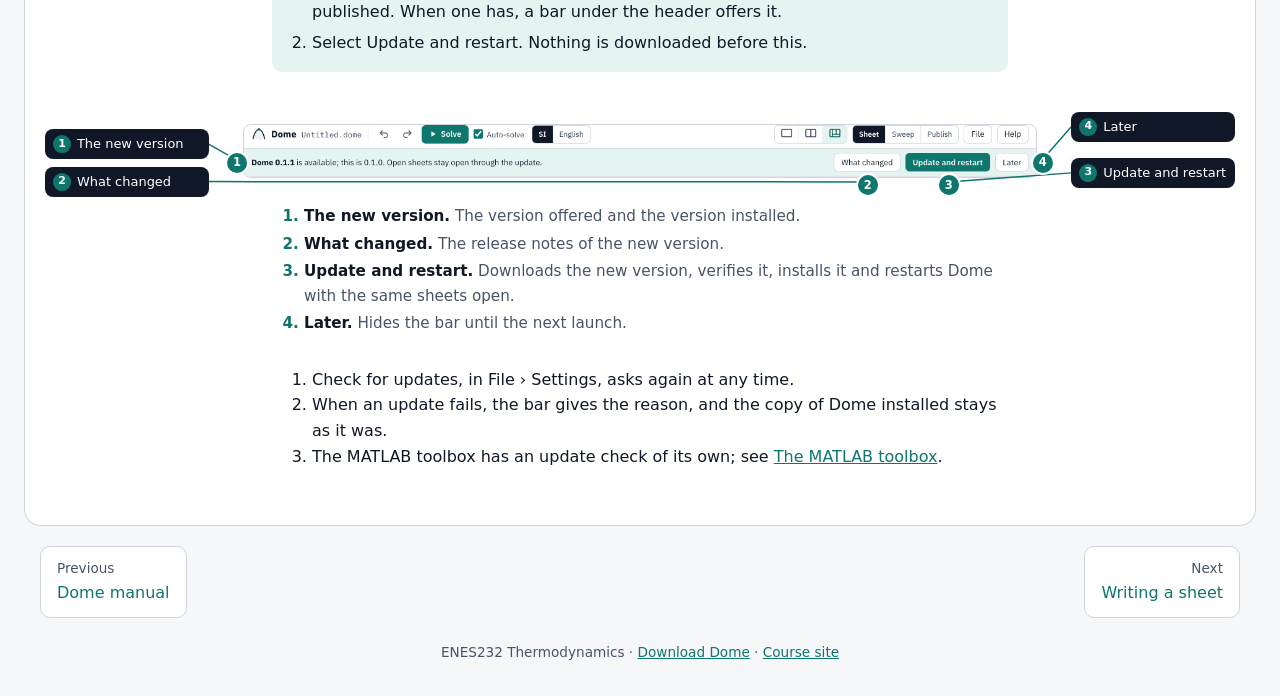
<file: manual/install.html>
<!doctype html>
<!-- Generated by tools/manual/build.mjs (npm run manual) from tools/manual/pages/. Edit the template, not this file. -->
<html lang="en">
<head>
<meta charset="utf-8">
<meta name="viewport" content="width=device-width, initial-scale=1">
<title>Installing and first launch · Dome manual</title>
<meta name="description" content="Installing Dome on macOS, Windows and Linux, the parts of its window, the Help menu, and updates.">
<link rel="icon" href="data:image/svg+xml,%3Csvg xmlns='http://www.w3.org/2000/svg' viewBox='0 0 1024 1024'%3E%3Crect x='64' y='64' width='896' height='896' rx='200' fill='%23fff' stroke='%23D0D5DD' stroke-width='8'/%3E%3Cpath d='M190 800 C 280 380, 430 250, 512 250 C 594 250, 744 380, 834 800' fill='%23E6F4F1' stroke='%23101828' stroke-width='48' stroke-linecap='round'/%3E%3Cpath d='M300 560 L 724 560' stroke='%230F766E' stroke-width='40' stroke-linecap='round'/%3E%3Ccircle cx='512' cy='250' r='62' fill='%230F766E'/%3E%3C/svg%3E">
<link rel="stylesheet" href="manual.css">
</head>
<body>
<header class="site">
  <a class="brand" href="index.html"><svg viewBox="0 0 1024 1024" aria-hidden="true"><rect x="64" y="64" width="896" height="896" rx="200" fill="#FFFFFF" stroke="#D0D5DD" stroke-width="8"/><path d="M190 800 C 280 380, 430 250, 512 250 C 594 250, 744 380, 834 800" fill="#E6F4F1" stroke="#101828" stroke-width="48" stroke-linecap="round"/><path d="M300 560 L 724 560" stroke="#0F766E" stroke-width="40" stroke-linecap="round"/><circle cx="512" cy="250" r="62" fill="#0F766E"/></svg><span>Dome</span></a>
  <span class="section">Manual</span>
  <nav aria-label="Manual"><a href="index.html">Contents</a><a href="../index.html">Download</a></nav>
</header>
<main class="page">
<h1>Installing and first launch</h1>
<p class="lede">The <a href="../index.html">download page</a> offers the installer for the computer it is opened on. Each system blocks an app from an unknown developer once, at the first launch.</p>

<h2 id="macos">macOS</h2>
<p>macOS 13.3 (Ventura) or later, on Apple silicon or Intel. An older macOS refuses to open Dome: update macOS first, in Software Update.</p>
<ol class="steps">
  <li>Download <code>Dome-macOS.dmg</code>.</li>
  <li>Open <code>Dome-macOS.dmg</code> and drag Dome to Applications.</li>
  <li>Open Dome from Applications. macOS refuses the first launch because the app is not notarized by Apple.</li>
  <li>Open System Settings › Privacy &amp; Security, scroll to the message about Dome, and select Open Anyway.</li>
  <li>Open Dome again and confirm Open Anyway. Later launches open directly.</li>
</ol>

<h2 id="windows">Windows</h2>
<p>Windows 10 or 11.</p>
<ol class="steps">
  <li>Download and run <code>Dome-Windows-setup.exe</code>.</li>
  <li>When SmartScreen shows “Windows protected your PC”, select More info, then Run anyway. The installer is not signed with a paid certificate.</li>
  <li>Open Dome from the Start menu.</li>
</ol>

<h2 id="linux">Linux</h2>
<p>Linux on x86-64.</p>
<ol class="steps">
  <li>Download <code>Dome-Linux.AppImage</code>.</li>
  <li>Make the file executable: <code>chmod +x Dome-Linux.AppImage</code></li>
  <li>Run it: <code>./Dome-Linux.AppImage</code></li>
</ol>
<p>If Linux reports that no fusermount binary is found, install the fuse3 package.</p>

<h2 id="window" class="lookup">The window</h2>
<p>Dome opens on a new sheet. At the first launch, a notice reads “Help › Examples and Help › Take the tour show how Dome works.” Sheets that were open when Dome closed return at the next launch on the same computer, saved or not.</p>
<figure class="shot wl" style="--fw:1200;--fwpx:1200px;--nwpx:836px;--ar:1200/541.5;--il:16.83%;--it:4.06%;--iw:66.33%">
  <div class="frame">
    <svg class="leaders" viewBox="0 0 1200 541.5" aria-hidden="true"><line x1="168" y1="18.75" x2="446.24" y2="15.42"/><line x1="168" y1="65" x2="562.58" y2="15.42"/><line x1="1032" y1="148.75" x2="771.55" y2="15.42"/><line x1="1032" y1="102.5" x2="866.86" y2="15.42"/><line x1="1032" y1="18.75" x2="939.54" y2="15.42"/><line x1="1032" y1="56.25" x2="1001.78" y2="35.99"/><line x1="168" y1="148.75" x2="195.73" y2="132.76"/><line x1="168" y1="364.72" x2="195.73" y2="364.72"/><line x1="168" y1="111.25" x2="627.79" y2="44.34"/><line x1="1032" y1="205.39" x2="1004.26" y2="205.39"/><line x1="1032" y1="437.35" x2="1004.26" y2="437.35"/></svg>
    <div class="img"><a href="img/window.png"><img src="img/window.png" width="1280" height="800" alt="The Dome window with the Rankine cycle example open: the header with its buttons and menus, the Files and Workspace panes on the left, the sheet and a T–s diagram in the middle, and the states table at the bottom."></a><span class="mks" aria-hidden="true"><span class="mk top" style="left:30.68%;top:0.94%">1</span><span class="mk top" style="left:45.3%;top:0.94%">2</span><span class="mk top" style="left:71.55%;top:0.94%">3</span><span class="mk top" style="left:83.53%;top:0.94%">4</span><span class="mk top" style="left:92.66%;top:0.94%">5</span><span class="mk right" style="left:99.06%;top:2.81%">6</span><span class="mk left" style="left:0.63%;top:22.26%">7</span><span class="mk left" style="left:0.63%;top:68.89%">8</span><span class="mk top" style="left:53.49%;top:6.75%">9</span><span class="mk right" style="left:99.37%;top:36.86%">10</span><span class="mk right" style="left:99.37%;top:83.49%">11</span></span></div>
    <span class="bubs" aria-hidden="true"><span class="bub left" style="top:3.46%"><b>1</b>Solve</span><span class="bub left" style="top:12%"><b>2</b>Units of the results</span><span class="bub right" style="top:27.47%"><b>3</b>Layouts</span><span class="bub right" style="top:18.93%"><b>4</b>Sheet, Sweep, Publish</span><span class="bub right" style="top:3.46%"><b>5</b>File menu</span><span class="bub right" style="top:10.39%"><b>6</b>Help menu</span><span class="bub left" style="top:27.47%"><b>7</b>Files</span><span class="bub left" style="top:67.35%"><b>8</b>Workspace</span><span class="bub left" style="top:20.54%"><b>9</b>Sheet</span><span class="bub right" style="top:37.93%"><b>10</b>Figure</span><span class="bub right" style="top:80.77%"><b>11</b>Results</span></span>
  </div>
  <figcaption><ol class="legend">
    <li><b>Solve.</b> Solves the sheet. With Auto-solve checked, the sheet is solved after each edit.</li>
    <li><b>Units of the results.</b> SI or English units for the values Dome shows.</li>
    <li><b>Layouts.</b> The sheet alone; the sheet and a figure; or files, sheet, figure and results.</li>
    <li><b>Sheet, Sweep, Publish.</b> The three views: the sheet, a sweep of one or two inputs, and the report.</li>
    <li><b>File menu.</b> New, Open, Save, Save as, Save as template, the exports, and Settings.</li>
    <li><b>Help menu.</b> The examples, the tour, the language reference, this manual and the licences.</li>
    <li><b>Files.</b> New, Open, Save and Save as, and the list of open sheets.</li>
    <li><b>Workspace.</b> Every variable of the sheet with its value and unit, then the state properties.</li>
    <li><b>Sheet.</b> One statement per line. The value of each line appears at its right.</li>
    <li><b>Figure.</b> The property diagram drawn by a plot line of the sheet.</li>
    <li><b>Results.</b> Tabs for the states table, the problems, the checks and the log.</li>
  </ol></figcaption>
</figure>
<ol>
  <li>The shot shows the Rankine cycle example in the default layout. Files and the Workspace are at the left, the sheet in the middle, its figure at the right, and the results at the bottom.</li>
  <li>Each pane has four controls at the right of its header: split right, split down, a menu of what the pane shows, and Close pane.</li>
  <li>The menu shows the sheet, Math, a figure, the results, the Workspace, Files, a sweep or Reference in the pane.</li>
  <li>The bar between two panes resizes them.</li>
  <li>On macOS, keyboard shortcuts use <kbd>⌘</kbd>; on Windows and Linux they use <kbd>Ctrl</kbd>.</li>
  <li>File › Settings sets the theme and checks for updates; see <a href="#settings">Settings</a>.</li>
</ol>

<h2 id="help-menu" class="lookup">The Help menu</h2>
<figure class="shot wm" style="--fw:650;--fwpx:650px;--nwpx:286px;--ar:650/677;--il:31.08%;--it:3.25%;--iw:37.85%">
  <div class="frame">
    <svg class="leaders" viewBox="0 0 650 677" aria-hidden="true"><line x1="482" y1="72.26" x2="442" y2="72.26"/><line x1="482" y1="526" x2="442" y2="526"/><line x1="482" y1="563.5" x2="442" y2="557"/><line x1="482" y1="601" x2="442" y2="599.78"/><line x1="482" y1="638.5" x2="442" y2="625.2"/></svg>
    <div class="img"><a href="img/help-menu.png"><img src="img/help-menu.png" width="246" height="633" alt="The Help menu open: the eleven examples, then Take the tour, Reference, Manual and Licences."></a><span class="mks" aria-hidden="true"><span class="mk right" style="left:92.68%;top:7.94%">1</span><span class="mk right" style="left:92.68%;top:79.62%">2</span><span class="mk right" style="left:92.68%;top:84.52%">3</span><span class="mk right" style="left:92.68%;top:91.28%">4</span><span class="mk right" style="left:92.68%;top:95.29%">5</span></span></div>
    <span class="bubs" aria-hidden="true"><span class="bub right" style="top:10.67%"><b>1</b>Examples</span><span class="bub right" style="top:77.7%"><b>2</b>Tour</span><span class="bub right" style="top:83.23%"><b>3</b>Reference</span><span class="bub right" style="top:88.77%"><b>4</b>Manual</span><span class="bub right" style="top:94.31%"><b>5</b>Licences</span></span>
  </div>
  <figcaption><ol class="legend">
    <li><b>Examples.</b> Eleven complete sheets, whose comments explain each step. Each opens as a new, unsaved sheet named “Example: …” and is solved.</li>
    <li><b>Tour.</b> Eight steps, each highlighting one part of the window. Esc ends the tour.</li>
    <li><b>Reference.</b> The language reference, in a pane beside the current panes.</li>
    <li><b>Manual.</b> This manual, in the web browser.</li>
    <li><b>Licences.</b> The components by other authors that Dome is built on, each with its version, copyright and licence.</li>
  </ol></figcaption>
</figure>
<ul>
  <li>The examples run from a first sheet of equations and units to the entropy produced in a hot-water tank. The Sweeps example opens in the Sweep view and runs. The <a href="examples.html">Examples</a> page lists all eleven.</li>
  <li>The tour shows the view tabs, the sheet, the results, the figure, the Workspace, the pane controls and the two menus. When the sheet is empty, it opens the Rankine cycle example first.</li>
  <li>The text of the Reference pane also ends the <a href="reference.html#pane">Reference</a> page.</li>
</ul>

<h2 id="settings" class="lookup">Settings</h2>
<p>File › Settings opens the Settings pane beside the current panes. <kbd>⌘</kbd><kbd>,</kbd> on macOS and <kbd>Ctrl</kbd><kbd>,</kbd> on Windows and Linux open it too. The units of the results and Auto-solve stay in the header.</p>
<figure class="shot wm" style="--fw:729;--fwpx:729px;--nwpx:365px;--ar:729/409;--il:27.71%;--it:5.38%;--iw:44.58%">
  <div class="frame">
    <svg class="leaders" viewBox="0 0 729 409" aria-hidden="true"><line x1="561" y1="201.61" x2="521" y2="201.61"/><line x1="168" y1="358.22" x2="208.44" y2="358.22"/></svg>
    <div class="img"><a href="img/settings.png"><img src="img/settings.png" width="325" height="365" alt="The Settings pane at the right of the window: under Theme the choices Light, Dark and System, and under Updates the version of Dome and the button Check for updates."></a><span class="mks" aria-hidden="true"><span class="mk right" style="left:94.46%;top:49.21%">1</span><span class="mk left" style="left:5.67%;top:92.11%">2</span></span></div>
    <span class="bubs" aria-hidden="true"><span class="bub right" style="top:49.29%"><b>1</b>Theme</span><span class="bub left" style="top:87.58%"><b>2</b>Updates</span></span>
  </div>
  <figcaption><ol class="legend">
    <li><b>Theme.</b> Light or dark for the window. System follows the computer’s setting.</li>
    <li><b>Updates.</b> Asks whether a newer version of Dome has been published.</li>
  </ol></figcaption>
</figure>
<ul>
  <li>Theme sets the window light or dark. System, the default, follows the computer's setting. Exported and copied figures, reports and MATLAB scripts keep the light colors in either theme.</li>
  <li>Updates shows the version of Dome. In the desktop app, Check for updates asks whether a newer version has been published; see <a href="#updates">Updating Dome</a>.</li>
  <li>Close pane, at the right of the pane's header, closes it.</li>
</ul>

<h2 id="updates">Updating Dome</h2>
<ol class="steps">
  <li>A few seconds after launch, Dome asks whether a newer version has been published. When one has, a bar under the header offers it.</li>
  <li>Select Update and restart. Nothing is downloaded before this.</li>
</ol>
<figure class="shot wl" style="--fw:1200;--fwpx:1200px;--nwpx:836px;--ar:1200/100.5;--il:16.83%;--it:24.01%;--iw:66.33%">
  <div class="frame">
    <svg class="leaders" viewBox="0 0 1200 100.5" aria-hidden="true"><line x1="168" y1="44.25" x2="198.22" y2="61.44"/><line x1="168" y1="81.75" x2="828.2" y2="82.02"/><line x1="1032" y1="73" x2="909.3" y2="82.02"/><line x1="1032" y1="26.75" x2="1001.78" y2="61.44"/></svg>
    <div class="img"><a href="img/update-bar.png"><img src="img/update-bar.png" width="1280" height="84" alt="The bar under the header offering a newer version of Dome, with the buttons What changed, Update and restart, and Later."></a><span class="mks" aria-hidden="true"><span class="mk left" style="left:0.94%;top:71.43%">1</span><span class="mk bottom" style="left:78.67%;top:89.29%">2</span><span class="mk bottom" style="left:88.86%;top:89.29%">3</span><span class="mk right" style="left:99.06%;top:71.43%">4</span></span></div>
    <span class="bubs" aria-hidden="true"><span class="bub left" style="top:44.03%"><b>1</b>The new version</span><span class="bub left" style="top:81.34%"><b>2</b>What changed</span><span class="bub right" style="top:72.64%"><b>3</b>Update and restart</span><span class="bub right" style="top:26.62%"><b>4</b>Later</span></span>
  </div>
  <figcaption><ol class="legend">
    <li><b>The new version.</b> The version offered and the version installed.</li>
    <li><b>What changed.</b> The release notes of the new version.</li>
    <li><b>Update and restart.</b> Downloads the new version, verifies it, installs it and restarts Dome with the same sheets open.</li>
    <li><b>Later.</b> Hides the bar until the next launch.</li>
  </ol></figcaption>
</figure>
<ol>
  <li>Check for updates, in File › Settings, asks again at any time.</li>
  <li>When an update fails, the bar gives the reason, and the copy of Dome installed stays as it was.</li>
  <li>The MATLAB toolbox has an update check of its own; see <a href="toolbox.html#updates">The MATLAB toolbox</a>.</li>
</ol>
</main>
<nav class="pager" aria-label="Pages"><a class="prev" href="index.html"><span>Previous</span>Dome manual</a><a class="next" href="sheet.html"><span>Next</span>Writing a sheet</a></nav>
<footer class="site">ENES232 Thermodynamics · <a href="../index.html">Download Dome</a> · <a href="https://ealtabet-teaching.github.io/enes232/">Course site</a></footer>
</body>
</html>
</file>
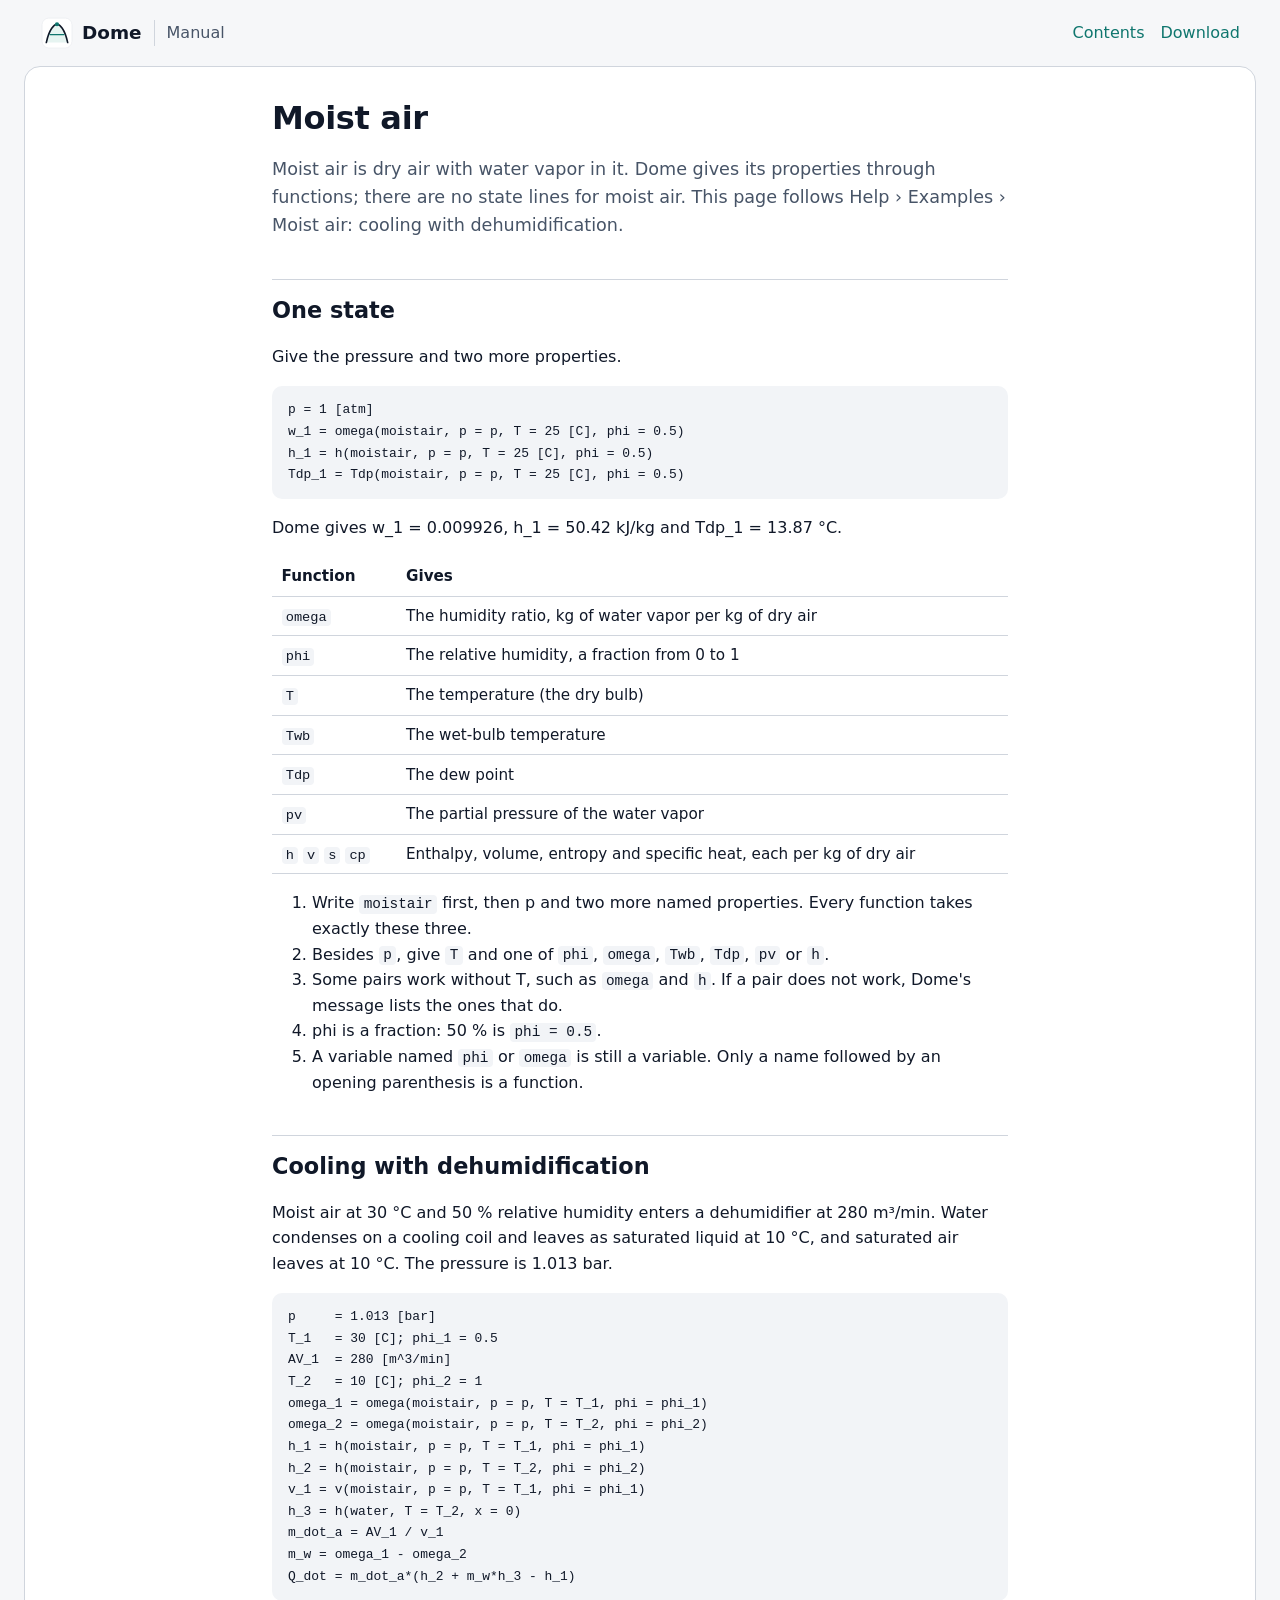
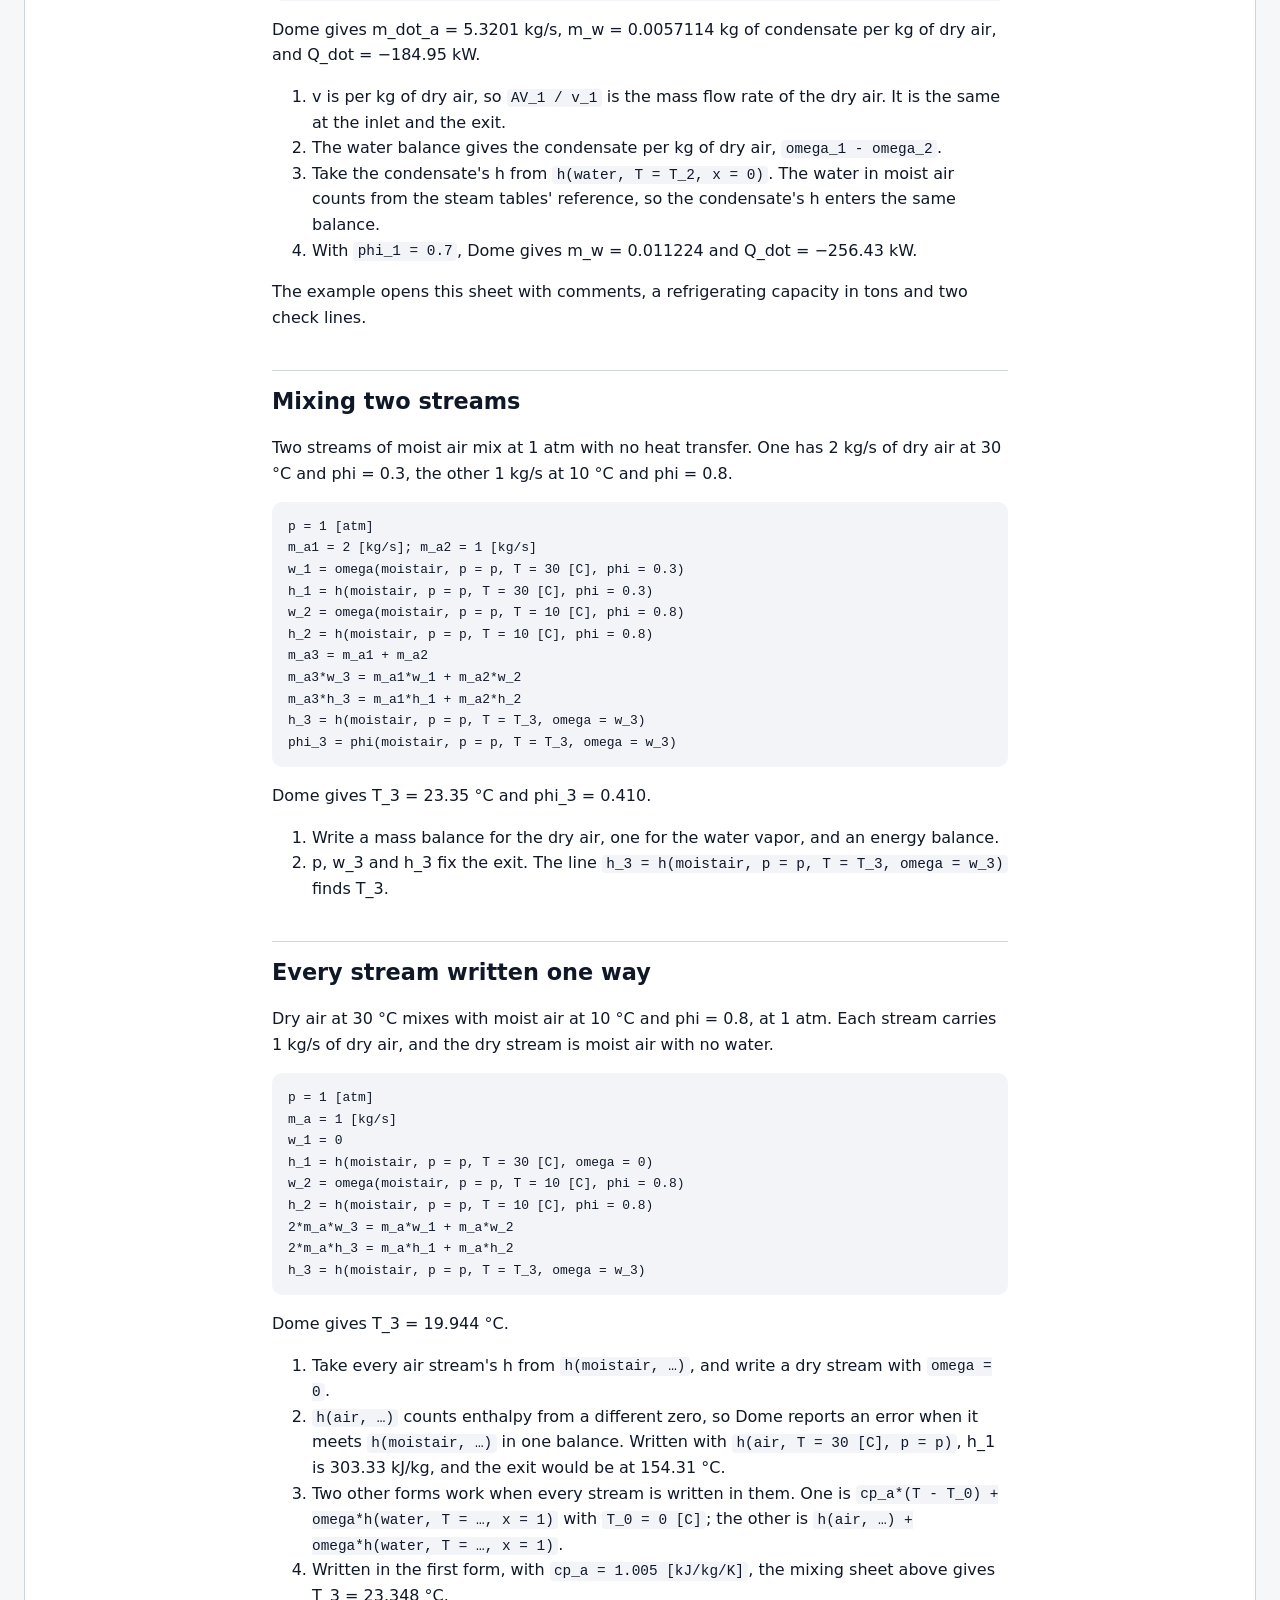
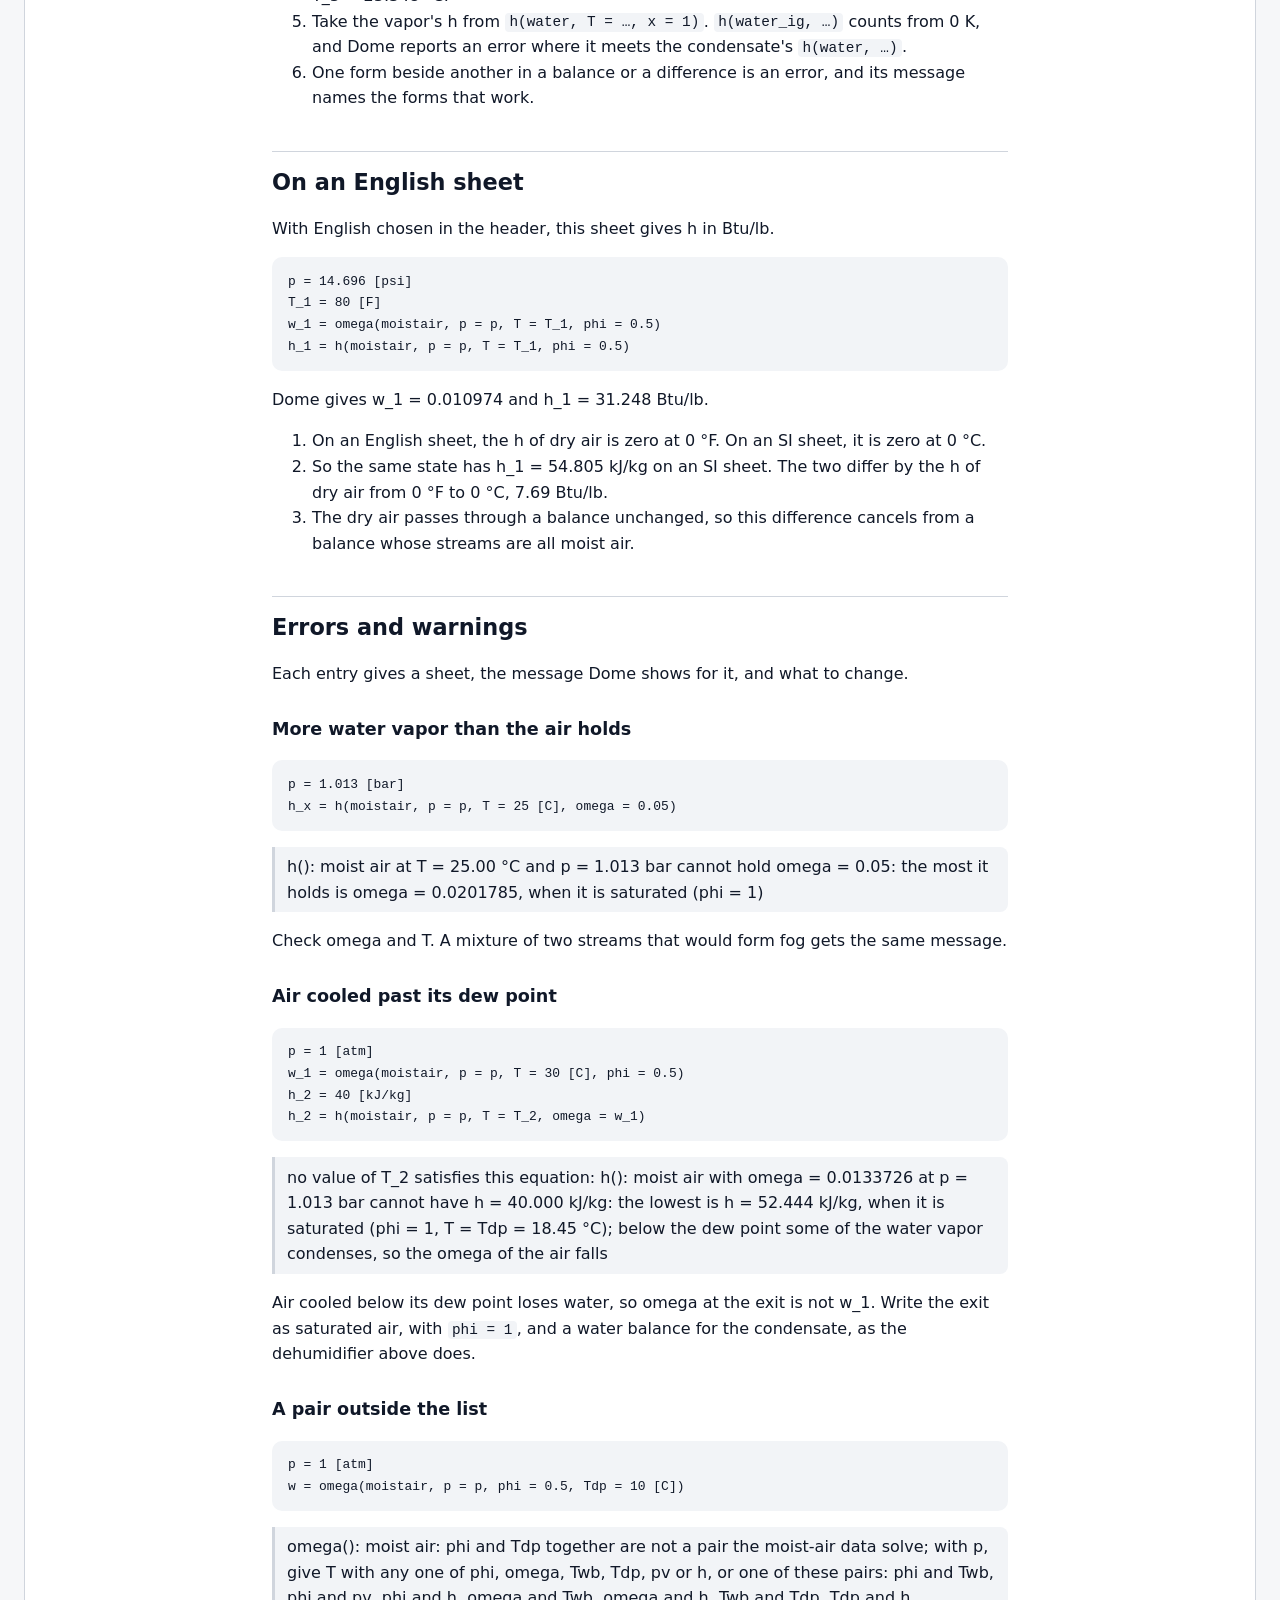
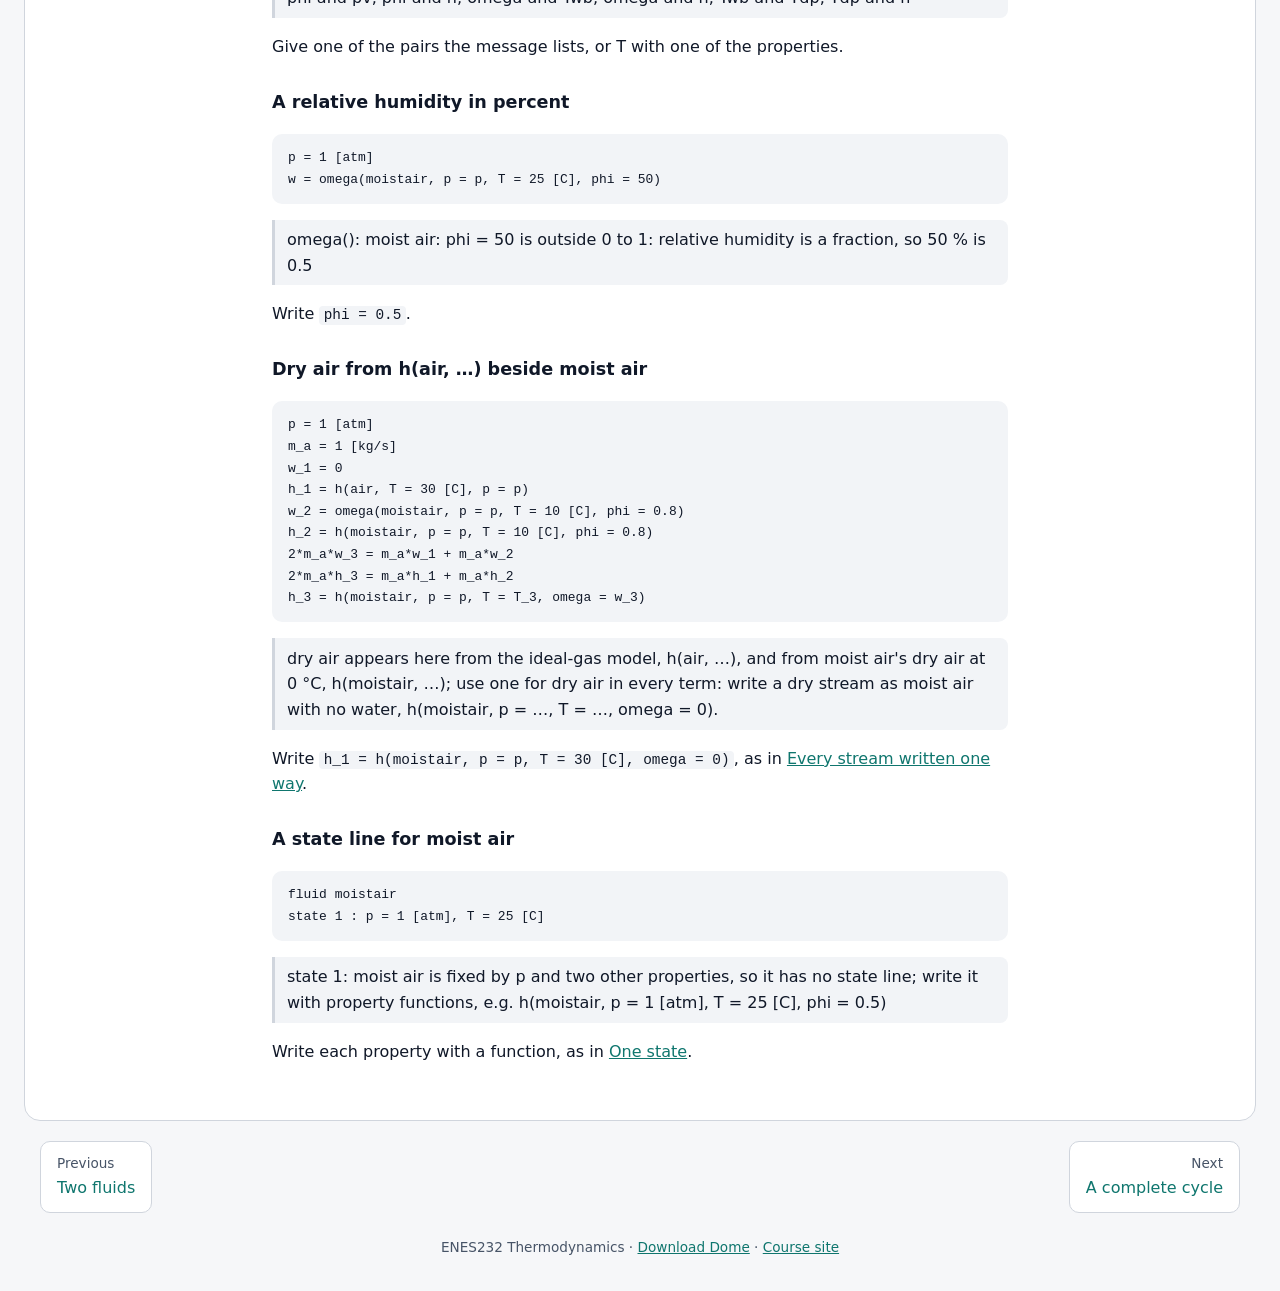
<file: manual/moist-air.html>
<!doctype html>
<!-- Generated by tools/manual/build.mjs (npm run manual) from tools/manual/pages/. Edit the template, not this file. -->
<html lang="en">
<head>
<meta charset="utf-8">
<meta name="viewport" content="width=device-width, initial-scale=1">
<title>Moist air · Dome manual</title>
<meta name="description" content="Moist-air properties from p and two more, cooling with dehumidification, mixing two streams, every stream written one way, English units, and the messages for moist air.">
<link rel="icon" href="data:image/svg+xml,%3Csvg xmlns='http://www.w3.org/2000/svg' viewBox='0 0 1024 1024'%3E%3Crect x='64' y='64' width='896' height='896' rx='200' fill='%23fff' stroke='%23D0D5DD' stroke-width='8'/%3E%3Cpath d='M190 800 C 280 380, 430 250, 512 250 C 594 250, 744 380, 834 800' fill='%23E6F4F1' stroke='%23101828' stroke-width='48' stroke-linecap='round'/%3E%3Cpath d='M300 560 L 724 560' stroke='%230F766E' stroke-width='40' stroke-linecap='round'/%3E%3Ccircle cx='512' cy='250' r='62' fill='%230F766E'/%3E%3C/svg%3E">
<link rel="stylesheet" href="manual.css">
</head>
<body>
<header class="site">
  <a class="brand" href="index.html"><svg viewBox="0 0 1024 1024" aria-hidden="true"><rect x="64" y="64" width="896" height="896" rx="200" fill="#FFFFFF" stroke="#D0D5DD" stroke-width="8"/><path d="M190 800 C 280 380, 430 250, 512 250 C 594 250, 744 380, 834 800" fill="#E6F4F1" stroke="#101828" stroke-width="48" stroke-linecap="round"/><path d="M300 560 L 724 560" stroke="#0F766E" stroke-width="40" stroke-linecap="round"/><circle cx="512" cy="250" r="62" fill="#0F766E"/></svg><span>Dome</span></a>
  <span class="section">Manual</span>
  <nav aria-label="Manual"><a href="index.html">Contents</a><a href="../index.html">Download</a></nav>
</header>
<main class="page">
<h1>Moist air</h1>
<p class="lede">Moist air is dry air with water vapor in it. Dome gives its properties through functions; there are no state lines for moist air. This page follows Help › Examples › Moist air: cooling with dehumidification.</p>

<h2 id="one-state">One state</h2>
<p>Give the pressure and two more properties.</p>
<pre><code>p = 1 [atm]
w_1 = omega(moistair, p = p, T = 25 [C], phi = 0.5)
h_1 = h(moistair, p = p, T = 25 [C], phi = 0.5)
Tdp_1 = Tdp(moistair, p = p, T = 25 [C], phi = 0.5)</code></pre>
<p>Dome gives w_1 = 0.009926, h_1 = 50.42 kJ/kg and Tdp_1 = 13.87 °C.</p>
<table class="plain">
  <thead><tr><th>Function</th><th>Gives</th></tr></thead>
  <tbody>
    <tr><td><code>omega</code></td><td>The humidity ratio, kg of water vapor per kg of dry air</td></tr>
    <tr><td><code>phi</code></td><td>The relative humidity, a fraction from 0 to 1</td></tr>
    <tr><td><code>T</code></td><td>The temperature (the dry bulb)</td></tr>
    <tr><td><code>Twb</code></td><td>The wet-bulb temperature</td></tr>
    <tr><td><code>Tdp</code></td><td>The dew point</td></tr>
    <tr><td><code>pv</code></td><td>The partial pressure of the water vapor</td></tr>
    <tr><td><code>h</code> <code>v</code> <code>s</code> <code>cp</code></td><td>Enthalpy, volume, entropy and specific heat, each per kg of dry air</td></tr>
  </tbody>
</table>
<ol>
  <li>Write <code>moistair</code> first, then p and two more named properties. Every function takes exactly these three.</li>
  <li>Besides <code>p</code>, give <code>T</code> and one of <code>phi</code>, <code>omega</code>, <code>Twb</code>, <code>Tdp</code>, <code>pv</code> or <code>h</code>.</li>
  <li>Some pairs work without T, such as <code>omega</code> and <code>h</code>. If a pair does not work, Dome's message lists the ones that do.</li>
  <li>phi is a fraction: 50 % is <code>phi = 0.5</code>.</li>
  <li>A variable named <code>phi</code> or <code>omega</code> is still a variable. Only a name followed by an opening parenthesis is a function.</li>
</ol>

<h2 id="dehumidify">Cooling with dehumidification</h2>
<p>Moist air at 30 °C and 50 % relative humidity enters a dehumidifier at 280 m³/min. Water condenses on a cooling coil and leaves as saturated liquid at 10 °C, and saturated air leaves at 10 °C. The pressure is 1.013 bar.</p>
<pre><code>p     = 1.013 [bar]
T_1   = 30 [C]; phi_1 = 0.5
AV_1  = 280 [m^3/min]
T_2   = 10 [C]; phi_2 = 1
omega_1 = omega(moistair, p = p, T = T_1, phi = phi_1)
omega_2 = omega(moistair, p = p, T = T_2, phi = phi_2)
h_1 = h(moistair, p = p, T = T_1, phi = phi_1)
h_2 = h(moistair, p = p, T = T_2, phi = phi_2)
v_1 = v(moistair, p = p, T = T_1, phi = phi_1)
h_3 = h(water, T = T_2, x = 0)
m_dot_a = AV_1 / v_1
m_w = omega_1 - omega_2
Q_dot = m_dot_a*(h_2 + m_w*h_3 - h_1)</code></pre>
<p>Dome gives m_dot_a = 5.3201 kg/s, m_w = 0.0057114 kg of condensate per kg of dry air, and Q_dot = −184.95 kW.</p>
<ol>
  <li>v is per kg of dry air, so <code>AV_1 / v_1</code> is the mass flow rate of the dry air. It is the same at the inlet and the exit.</li>
  <li>The water balance gives the condensate per kg of dry air, <code>omega_1 - omega_2</code>.</li>
  <li>Take the condensate's h from <code>h(water, T = T_2, x = 0)</code>. The water in moist air counts from the steam tables' reference, so the condensate's h enters the same balance.</li>
  <li>With <code>phi_1 = 0.7</code>, Dome gives m_w = 0.011224 and Q_dot = −256.43 kW.</li>
</ol>
<p>The example opens this sheet with comments, a refrigerating capacity in tons and two check lines.</p>

<h2 id="mixing">Mixing two streams</h2>
<p>Two streams of moist air mix at 1 atm with no heat transfer. One has 2 kg/s of dry air at 30 °C and phi = 0.3, the other 1 kg/s at 10 °C and phi = 0.8.</p>
<pre><code>p = 1 [atm]
m_a1 = 2 [kg/s]; m_a2 = 1 [kg/s]
w_1 = omega(moistair, p = p, T = 30 [C], phi = 0.3)
h_1 = h(moistair, p = p, T = 30 [C], phi = 0.3)
w_2 = omega(moistair, p = p, T = 10 [C], phi = 0.8)
h_2 = h(moistair, p = p, T = 10 [C], phi = 0.8)
m_a3 = m_a1 + m_a2
m_a3*w_3 = m_a1*w_1 + m_a2*w_2
m_a3*h_3 = m_a1*h_1 + m_a2*h_2
h_3 = h(moistair, p = p, T = T_3, omega = w_3)
phi_3 = phi(moistair, p = p, T = T_3, omega = w_3)</code></pre>
<p>Dome gives T_3 = 23.35 °C and phi_3 = 0.410.</p>
<ol>
  <li>Write a mass balance for the dry air, one for the water vapor, and an energy balance.</li>
  <li>p, w_3 and h_3 fix the exit. The line <code>h_3 = h(moistair, p = p, T = T_3, omega = w_3)</code> finds T_3.</li>
</ol>

<h2 id="one-way">Every stream written one way</h2>
<p>Dry air at 30 °C mixes with moist air at 10 °C and phi = 0.8, at 1 atm. Each stream carries 1 kg/s of dry air, and the dry stream is moist air with no water.</p>
<pre><code>p = 1 [atm]
m_a = 1 [kg/s]
w_1 = 0
h_1 = h(moistair, p = p, T = 30 [C], omega = 0)
w_2 = omega(moistair, p = p, T = 10 [C], phi = 0.8)
h_2 = h(moistair, p = p, T = 10 [C], phi = 0.8)
2*m_a*w_3 = m_a*w_1 + m_a*w_2
2*m_a*h_3 = m_a*h_1 + m_a*h_2
h_3 = h(moistair, p = p, T = T_3, omega = w_3)</code></pre>
<p>Dome gives T_3 = 19.944 °C.</p>
<ol>
  <li>Take every air stream's h from <code>h(moistair, …)</code>, and write a dry stream with <code>omega = 0</code>.</li>
  <li><code>h(air, …)</code> counts enthalpy from a different zero, so Dome reports an error when it meets <code>h(moistair, …)</code> in one balance. Written with <code>h(air, T = 30 [C], p = p)</code>, h_1 is 303.33 kJ/kg, and the exit would be at 154.31 °C.</li>
  <li>Two other forms work when every stream is written in them. One is <code>cp_a*(T - T_0) + omega*h(water, T = …, x = 1)</code> with <code>T_0 = 0 [C]</code>; the other is <code>h(air, …) + omega*h(water, T = …, x = 1)</code>.</li>
  <li>Written in the first form, with <code>cp_a = 1.005 [kJ/kg/K]</code>, the mixing sheet above gives T_3 = 23.348 °C.</li>
  <li>Take the vapor's h from <code>h(water, T = …, x = 1)</code>. <code>h(water_ig, …)</code> counts from 0 K, and Dome reports an error where it meets the condensate's <code>h(water, …)</code>.</li>
  <li>One form beside another in a balance or a difference is an error, and its message names the forms that work.</li>
</ol>

<h2 id="english">On an English sheet</h2>
<p>With English chosen in the header, this sheet gives h in Btu/lb.</p>
<pre><code>p = 14.696 [psi]
T_1 = 80 [F]
w_1 = omega(moistair, p = p, T = T_1, phi = 0.5)
h_1 = h(moistair, p = p, T = T_1, phi = 0.5)</code></pre>
<p>Dome gives w_1 = 0.010974 and h_1 = 31.248 Btu/lb.</p>
<ol>
  <li>On an English sheet, the h of dry air is zero at 0 °F. On an SI sheet, it is zero at 0 °C.</li>
  <li>So the same state has h_1 = 54.805 kJ/kg on an SI sheet. The two differ by the h of dry air from 0 °F to 0 °C, 7.69 Btu/lb.</li>
  <li>The dry air passes through a balance unchanged, so this difference cancels from a balance whose streams are all moist air.</li>
</ol>

<h2 id="moist-refused">Errors and warnings</h2>
<p>Each entry gives a sheet, the message Dome shows for it, and what to change.</p>

<h3>More water vapor than the air holds</h3>
<pre class="refused"><code>p = 1.013 [bar]
h_x = h(moistair, p = p, T = 25 [C], omega = 0.05)</code></pre>
<p class="msg">h(): moist air at T = 25.00 °C and p = 1.013 bar cannot hold omega = 0.05: the most it holds is omega = 0.0201785, when it is saturated (phi = 1)</p>
<p>Check omega and T. A mixture of two streams that would form fog gets the same message.</p>

<h3>Air cooled past its dew point</h3>
<pre class="refused"><code>p = 1 [atm]
w_1 = omega(moistair, p = p, T = 30 [C], phi = 0.5)
h_2 = 40 [kJ/kg]
h_2 = h(moistair, p = p, T = T_2, omega = w_1)</code></pre>
<p class="msg">no value of T_2 satisfies this equation: h(): moist air with omega = 0.0133726 at p = 1.013 bar cannot have h = 40.000 kJ/kg: the lowest is h = 52.444 kJ/kg, when it is saturated (phi = 1, T = Tdp = 18.45 °C); below the dew point some of the water vapor condenses, so the omega of the air falls</p>
<p>Air cooled below its dew point loses water, so omega at the exit is not w_1. Write the exit as saturated air, with <code>phi = 1</code>, and a water balance for the condensate, as the dehumidifier above does.</p>

<h3>A pair outside the list</h3>
<pre class="refused"><code>p = 1 [atm]
w = omega(moistair, p = p, phi = 0.5, Tdp = 10 [C])</code></pre>
<p class="msg">omega(): moist air: phi and Tdp together are not a pair the moist-air data solve; with p, give T with any one of phi, omega, Twb, Tdp, pv or h, or one of these pairs: phi and Twb, phi and pv, phi and h, omega and Twb, omega and h, Twb and Tdp, Tdp and h</p>
<p>Give one of the pairs the message lists, or T with one of the properties.</p>

<h3>A relative humidity in percent</h3>
<pre class="refused"><code>p = 1 [atm]
w = omega(moistair, p = p, T = 25 [C], phi = 50)</code></pre>
<p class="msg">omega(): moist air: phi = 50 is outside 0 to 1: relative humidity is a fraction, so 50 % is 0.5</p>
<p>Write <code>phi = 0.5</code>.</p>

<h3>Dry air from h(air, …) beside moist air</h3>
<pre class="refused"><code>p = 1 [atm]
m_a = 1 [kg/s]
w_1 = 0
h_1 = h(air, T = 30 [C], p = p)
w_2 = omega(moistair, p = p, T = 10 [C], phi = 0.8)
h_2 = h(moistair, p = p, T = 10 [C], phi = 0.8)
2*m_a*w_3 = m_a*w_1 + m_a*w_2
2*m_a*h_3 = m_a*h_1 + m_a*h_2
h_3 = h(moistair, p = p, T = T_3, omega = w_3)</code></pre>
<p class="msg">dry air appears here from the ideal-gas model, h(air, …), and from moist air's dry air at 0 °C, h(moistair, …); use one for dry air in every term: write a dry stream as moist air with no water, h(moistair, p = …, T = …, omega = 0).</p>
<p>Write <code>h_1 = h(moistair, p = p, T = 30 [C], omega = 0)</code>, as in <a href="#one-way">Every stream written one way</a>.</p>

<h3>A state line for moist air</h3>
<pre class="refused"><code>fluid moistair
state 1 : p = 1 [atm], T = 25 [C]</code></pre>
<p class="msg">state 1: moist air is fixed by p and two other properties, so it has no state line; write it with property functions, e.g. h(moistair, p = 1 [atm], T = 25 [C], phi = 0.5)</p>
<p>Write each property with a function, as in <a href="#one-state">One state</a>.</p>
</main>
<nav class="pager" aria-label="Pages"><a class="prev" href="two-fluids.html"><span>Previous</span>Two fluids</a><a class="next" href="cycle.html"><span>Next</span>A complete cycle</a></nav>
<footer class="site">ENES232 Thermodynamics · <a href="../index.html">Download Dome</a> · <a href="https://ealtabet-teaching.github.io/enes232/">Course site</a></footer>
</body>
</html>
</file>
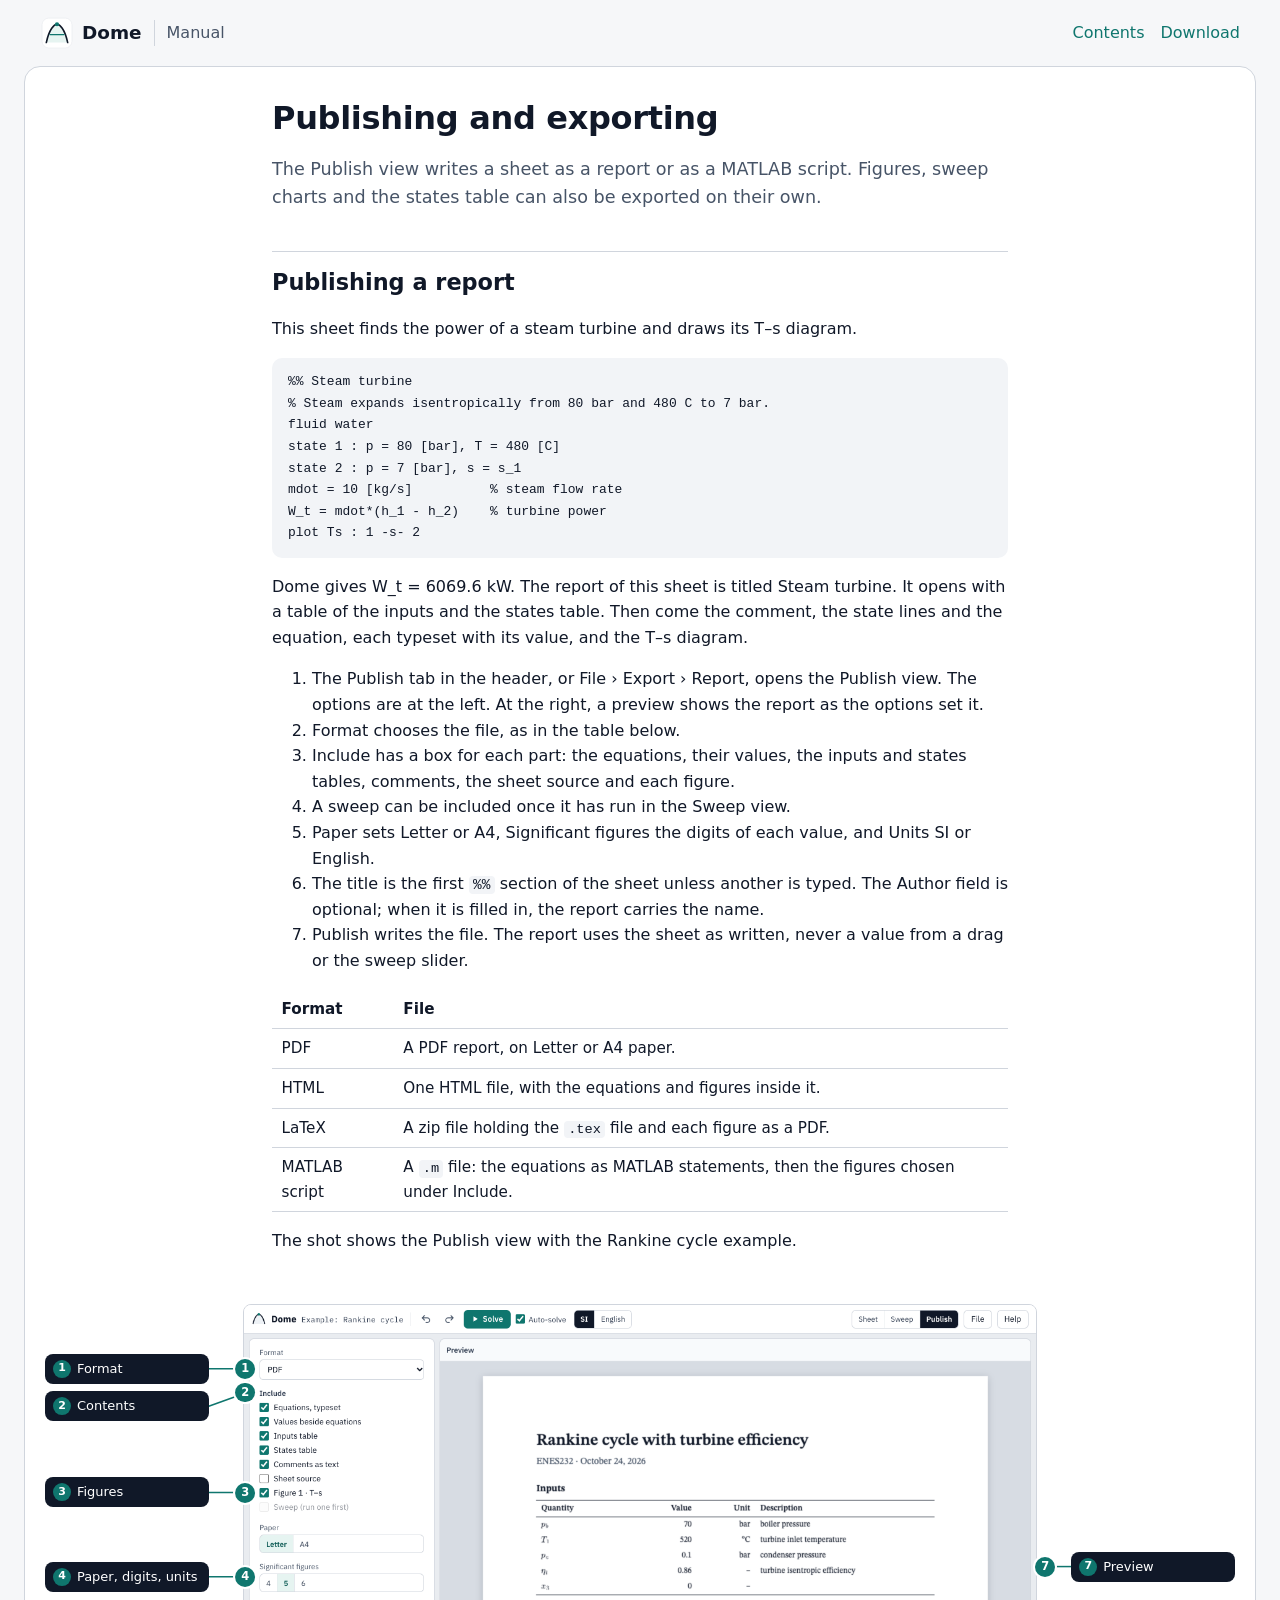
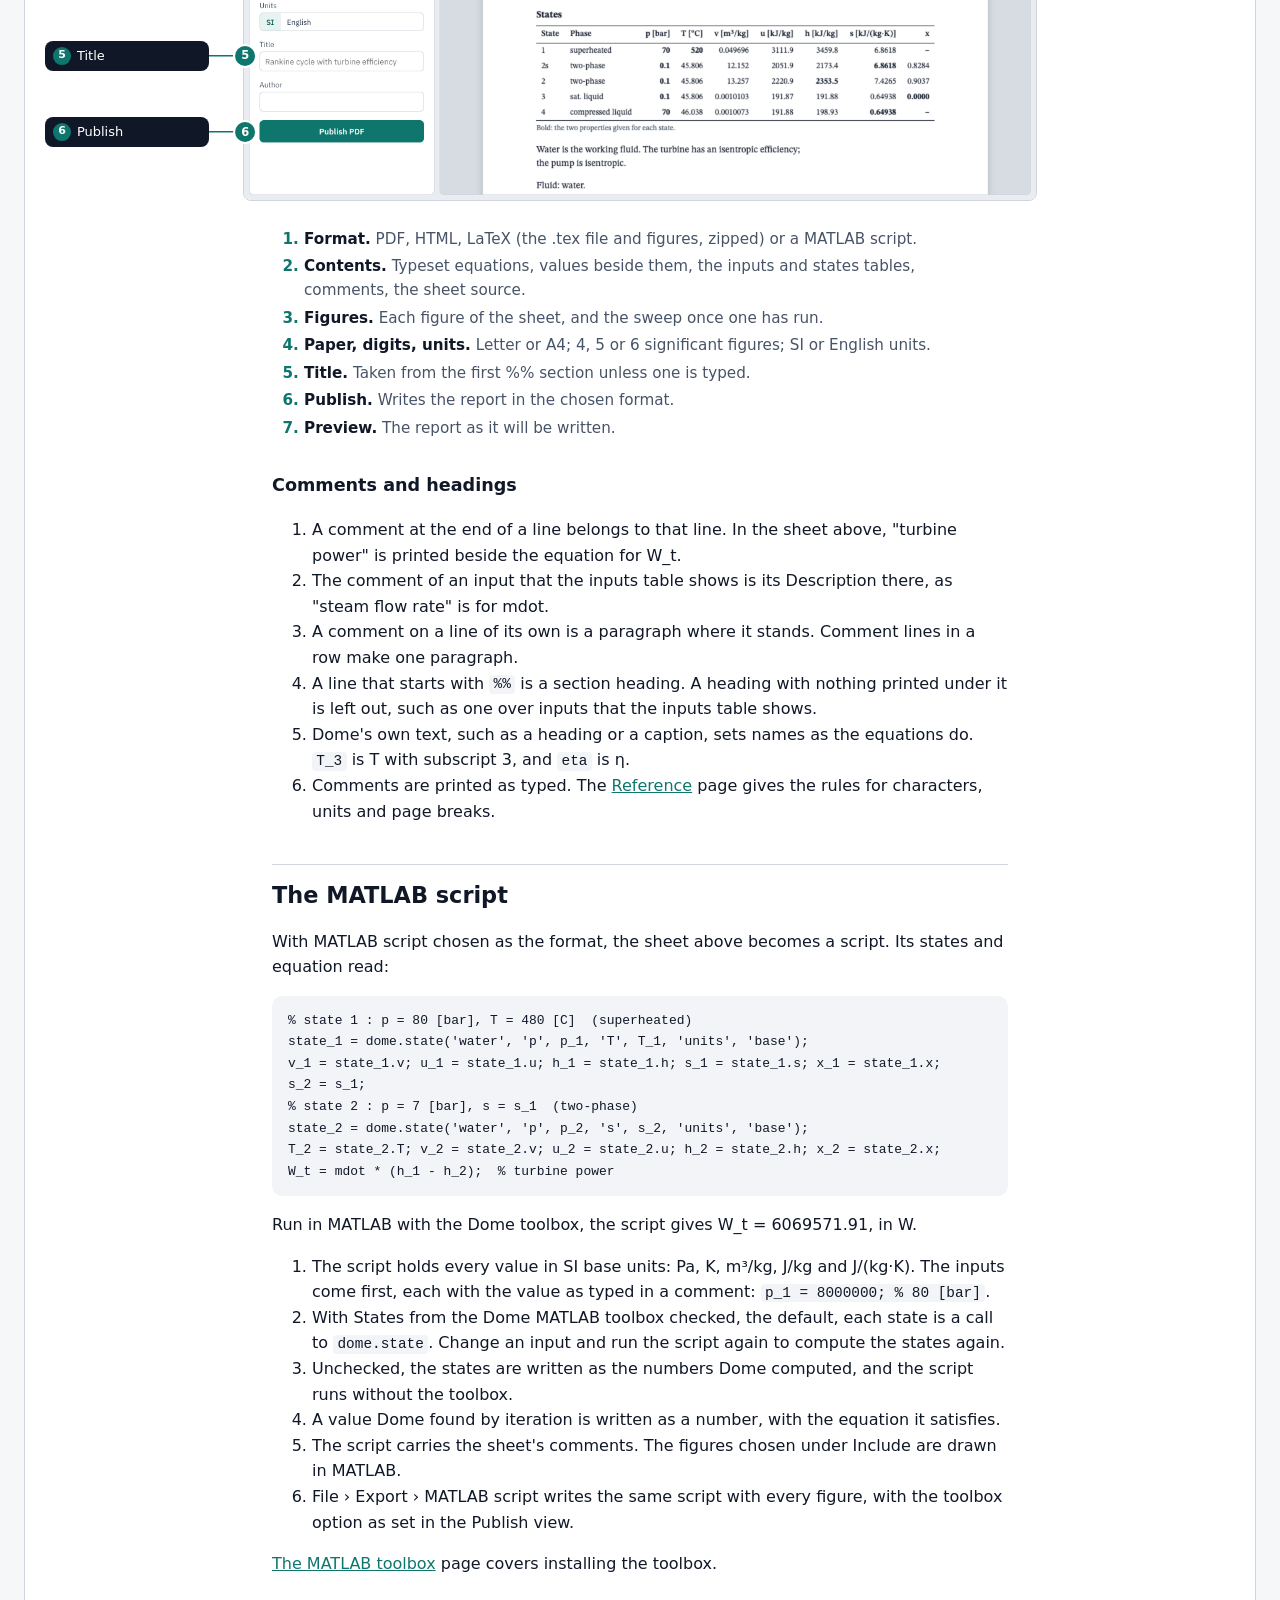
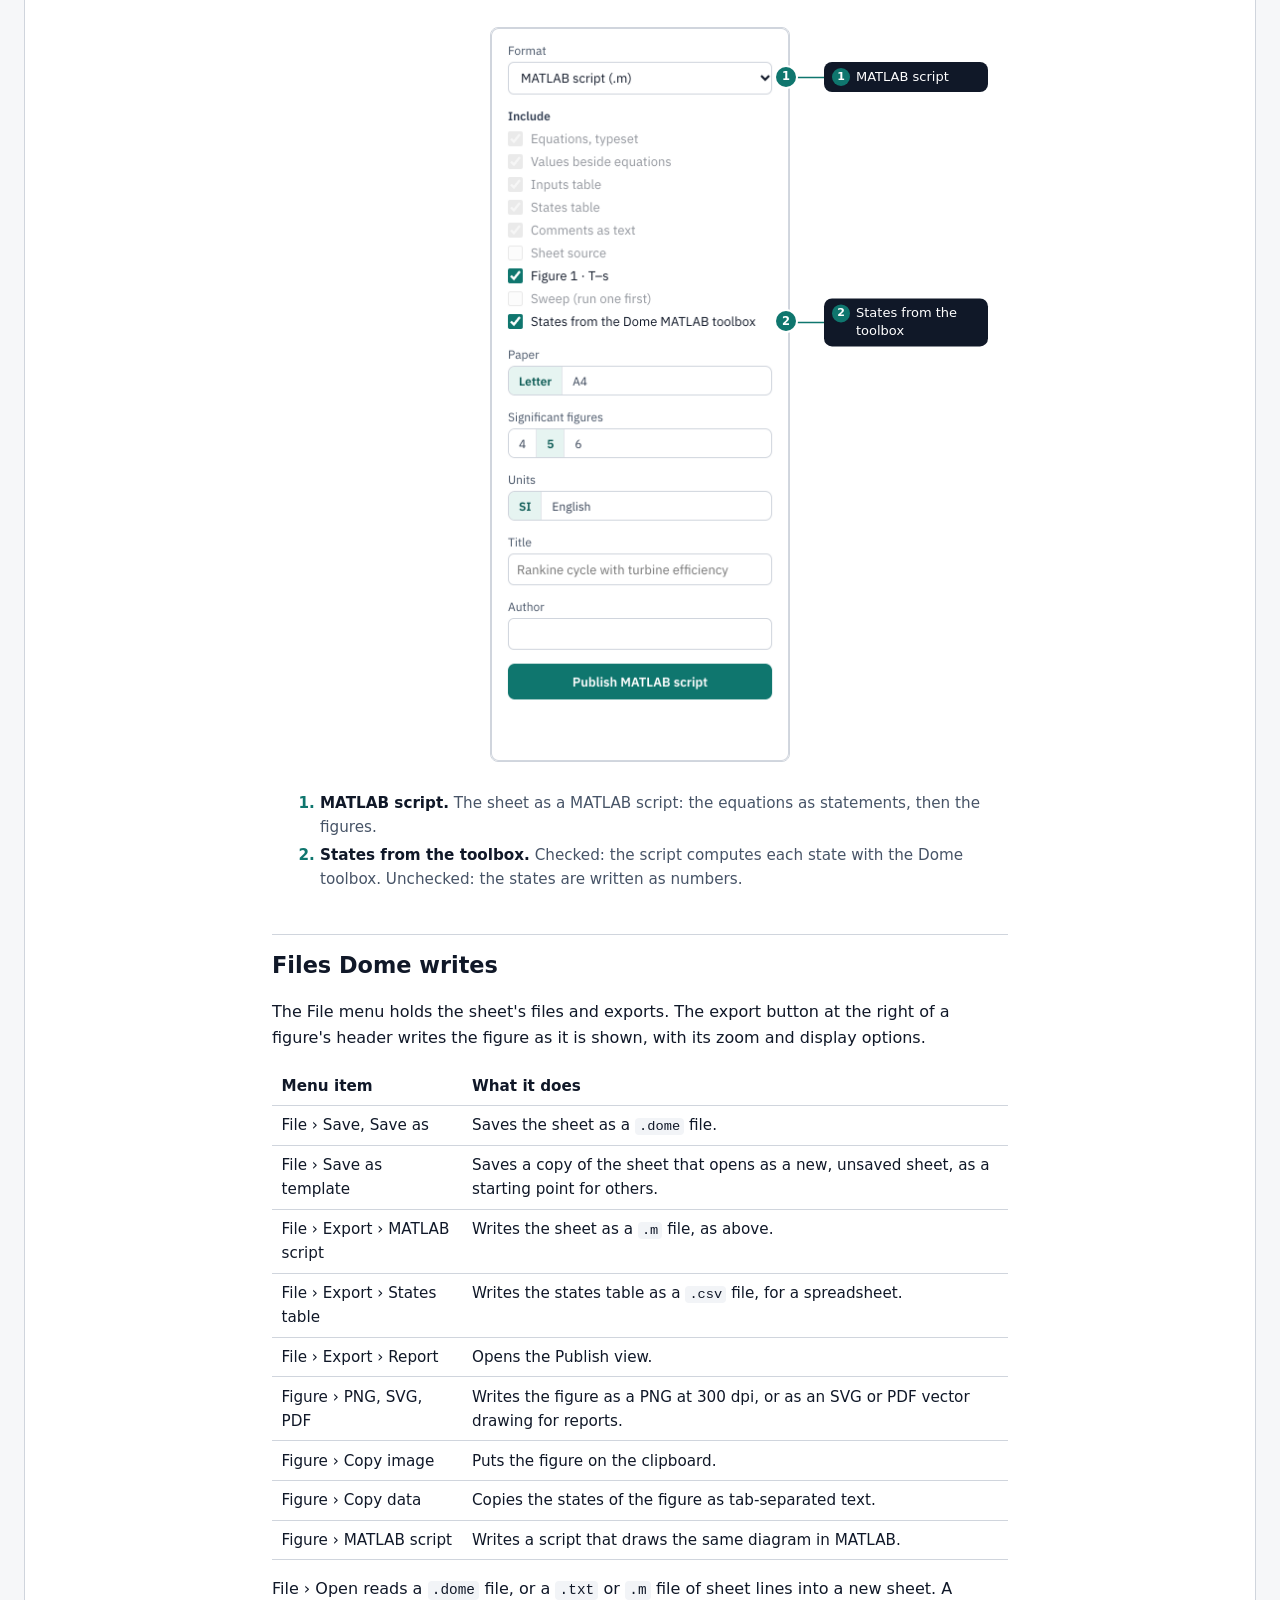
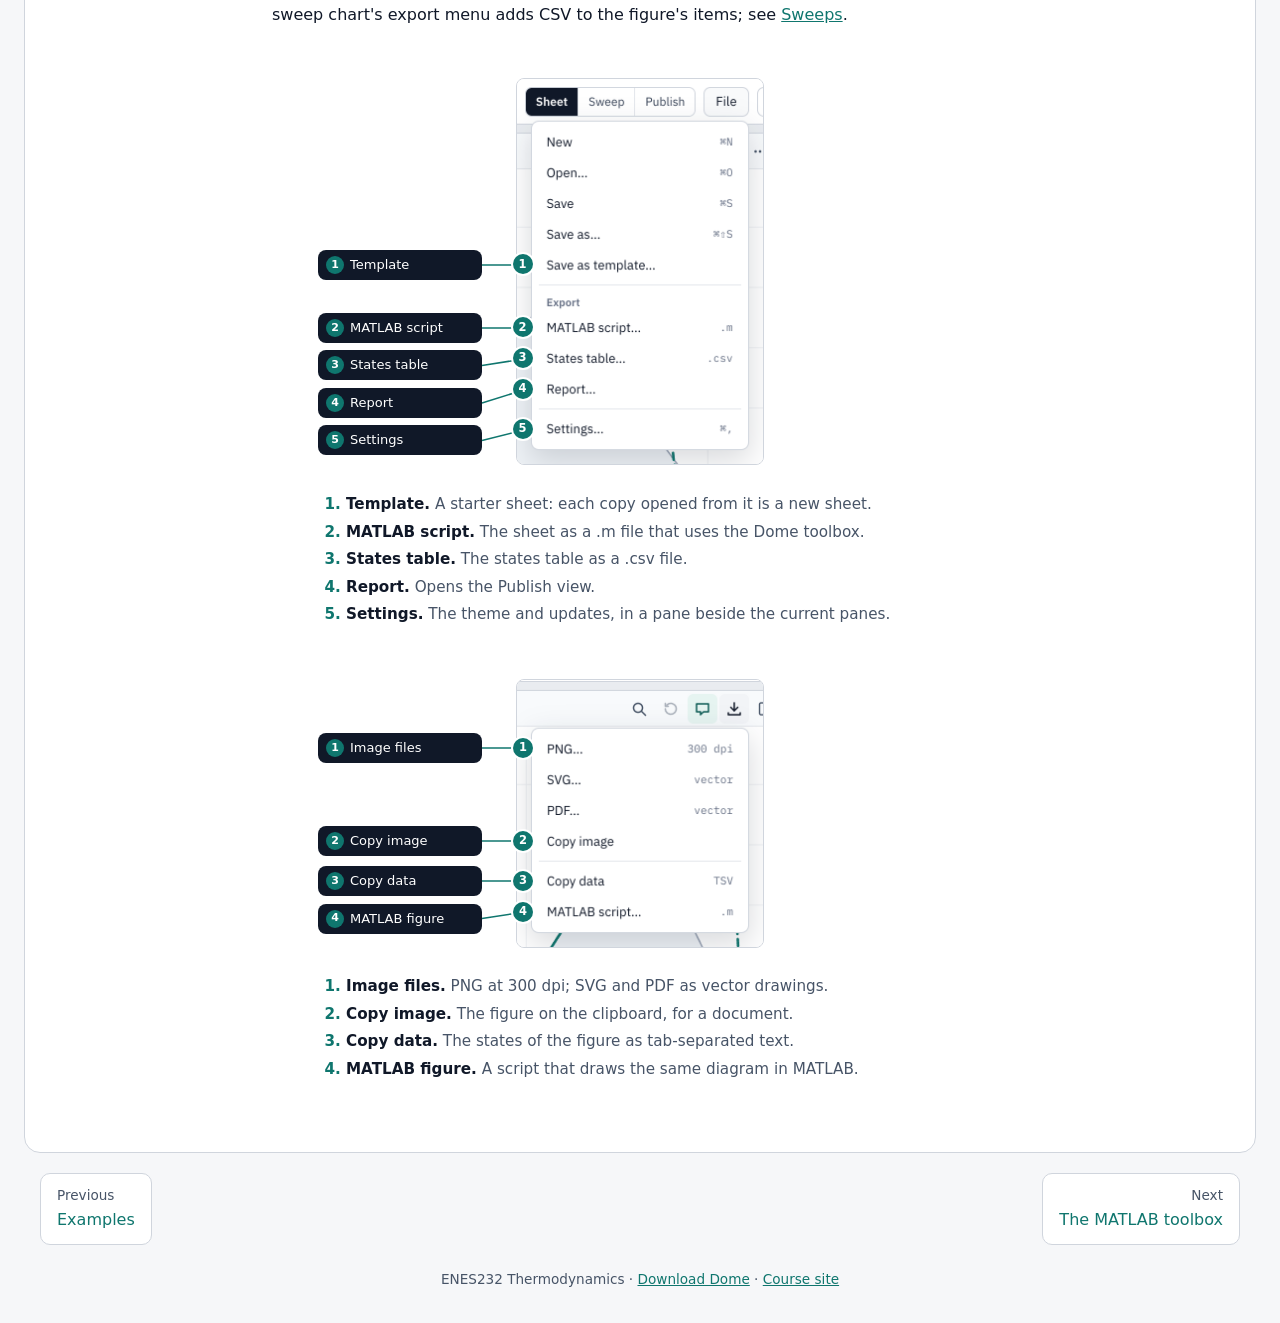
<file: manual/publishing.html>
<!doctype html>
<!-- Generated by tools/manual/build.mjs (npm run manual) from tools/manual/pages/. Edit the template, not this file. -->
<html lang="en">
<head>
<meta charset="utf-8">
<meta name="viewport" content="width=device-width, initial-scale=1">
<title>Publishing and exporting · Dome manual</title>
<meta name="description" content="A sheet as a report in PDF, HTML or LaTeX; comments and headings in a report; the sheet as a MATLAB script; and the files Dome writes.">
<link rel="icon" href="data:image/svg+xml,%3Csvg xmlns='http://www.w3.org/2000/svg' viewBox='0 0 1024 1024'%3E%3Crect x='64' y='64' width='896' height='896' rx='200' fill='%23fff' stroke='%23D0D5DD' stroke-width='8'/%3E%3Cpath d='M190 800 C 280 380, 430 250, 512 250 C 594 250, 744 380, 834 800' fill='%23E6F4F1' stroke='%23101828' stroke-width='48' stroke-linecap='round'/%3E%3Cpath d='M300 560 L 724 560' stroke='%230F766E' stroke-width='40' stroke-linecap='round'/%3E%3Ccircle cx='512' cy='250' r='62' fill='%230F766E'/%3E%3C/svg%3E">
<link rel="stylesheet" href="manual.css">
</head>
<body>
<header class="site">
  <a class="brand" href="index.html"><svg viewBox="0 0 1024 1024" aria-hidden="true"><rect x="64" y="64" width="896" height="896" rx="200" fill="#FFFFFF" stroke="#D0D5DD" stroke-width="8"/><path d="M190 800 C 280 380, 430 250, 512 250 C 594 250, 744 380, 834 800" fill="#E6F4F1" stroke="#101828" stroke-width="48" stroke-linecap="round"/><path d="M300 560 L 724 560" stroke="#0F766E" stroke-width="40" stroke-linecap="round"/><circle cx="512" cy="250" r="62" fill="#0F766E"/></svg><span>Dome</span></a>
  <span class="section">Manual</span>
  <nav aria-label="Manual"><a href="index.html">Contents</a><a href="../index.html">Download</a></nav>
</header>
<main class="page">
<h1>Publishing and exporting</h1>
<p class="lede">The Publish view writes a sheet as a report or as a MATLAB script. Figures, sweep charts and the states table can also be exported on their own.</p>

<h2 id="report">Publishing a report</h2>
<p>This sheet finds the power of a steam turbine and draws its T–s diagram.</p>
<pre><code>%% Steam turbine
% Steam expands isentropically from 80 bar and 480 C to 7 bar.
fluid water
state 1 : p = 80 [bar], T = 480 [C]
state 2 : p = 7 [bar], s = s_1
mdot = 10 [kg/s]          % steam flow rate
W_t = mdot*(h_1 - h_2)    % turbine power
plot Ts : 1 -s- 2</code></pre>
<p>Dome gives W_t = 6069.6 kW. The report of this sheet is titled Steam turbine. It opens with a table of the inputs and the states table. Then come the comment, the state lines and the equation, each typeset with its value, and the T–s diagram.</p>
<ol>
  <li>The Publish tab in the header, or File › Export › Report, opens the Publish view. The options are at the left. At the right, a preview shows the report as the options set it.</li>
  <li>Format chooses the file, as in the table below.</li>
  <li>Include has a box for each part: the equations, their values, the inputs and states tables, comments, the sheet source and each figure.</li>
  <li>A sweep can be included once it has run in the Sweep view.</li>
  <li>Paper sets Letter or A4, Significant figures the digits of each value, and Units SI or English.</li>
  <li>The title is the first <code>%%</code> section of the sheet unless another is typed. The Author field is optional; when it is filled in, the report carries the name.</li>
  <li>Publish writes the file. The report uses the sheet as written, never a value from a drag or the sweep slider.</li>
</ol>
<table class="plain">
  <thead><tr><th>Format</th><th>File</th></tr></thead>
  <tbody>
    <tr><td>PDF</td><td>A PDF report, on Letter or A4 paper.</td></tr>
    <tr><td>HTML</td><td>One HTML file, with the equations and figures inside it.</td></tr>
    <tr><td>LaTeX</td><td>A zip file holding the <code>.tex</code> file and each figure as a PDF.</td></tr>
    <tr><td>MATLAB script</td><td>A <code>.m</code> file: the equations as MATLAB statements, then the figures chosen under Include.</td></tr>
  </tbody>
</table>
<p>The shot shows the Publish view with the Rankine cycle example.</p>
<figure class="shot wl" style="--fw:1200;--fwpx:1200px;--nwpx:836px;--ar:1200/541.5;--il:16.83%;--it:4.06%;--iw:66.33%">
  <div class="frame">
    <svg class="leaders" viewBox="0 0 1200 541.5" aria-hidden="true"><line x1="168" y1="86.99" x2="206.3" y2="86.99"/><line x1="168" y1="124.49" x2="206.3" y2="110.62"/><line x1="168" y1="210.74" x2="206.3" y2="210.74"/><line x1="168" y1="295.31" x2="206.3" y2="295.31"/><line x1="168" y1="374.29" x2="206.3" y2="374.29"/><line x1="168" y1="450.47" x2="206.3" y2="450.47"/><line x1="1032" y1="285.05" x2="1004.27" y2="285.05"/></svg>
    <div class="img"><a href="img/publish.png"><img src="img/publish.png" width="1280" height="800" alt="The Publish view of the Rankine example: the options at the left (format, contents, paper, significant figures, units, title and author) and a preview of the report."></a><span class="mks" aria-hidden="true"><span class="mk left" style="left:1.95%;top:13.06%">1</span><span class="mk left" style="left:1.95%;top:17.81%">2</span><span class="mk left" style="left:1.95%;top:37.94%">3</span><span class="mk left" style="left:1.95%;top:54.94%">4</span><span class="mk left" style="left:1.95%;top:70.81%">5</span><span class="mk left" style="left:1.95%;top:86.13%">6</span><span class="mk right" style="left:99.38%;top:52.88%">7</span></span></div>
    <span class="bubs" aria-hidden="true"><span class="bub left" style="top:16.06%"><b>1</b>Format</span><span class="bub left" style="top:22.99%"><b>2</b>Contents</span><span class="bub left" style="top:38.92%"><b>3</b>Figures</span><span class="bub left" style="top:54.54%"><b>4</b>Paper, digits, units</span><span class="bub left" style="top:69.12%"><b>5</b>Title</span><span class="bub left" style="top:83.19%"><b>6</b>Publish</span><span class="bub right" style="top:52.64%"><b>7</b>Preview</span></span>
  </div>
  <figcaption><ol class="legend">
    <li><b>Format.</b> PDF, HTML, LaTeX (the .tex file and figures, zipped) or a MATLAB script.</li>
    <li><b>Contents.</b> Typeset equations, values beside them, the inputs and states tables, comments, the sheet source.</li>
    <li><b>Figures.</b> Each figure of the sheet, and the sweep once one has run.</li>
    <li><b>Paper, digits, units.</b> Letter or A4; 4, 5 or 6 significant figures; SI or English units.</li>
    <li><b>Title.</b> Taken from the first %% section unless one is typed.</li>
    <li><b>Publish.</b> Writes the report in the chosen format.</li>
    <li><b>Preview.</b> The report as it will be written.</li>
  </ol></figcaption>
</figure>

<h3 id="comments">Comments and headings</h3>
<ol>
  <li>A comment at the end of a line belongs to that line. In the sheet above, "turbine power" is printed beside the equation for W_t.</li>
  <li>The comment of an input that the inputs table shows is its Description there, as "steam flow rate" is for mdot.</li>
  <li>A comment on a line of its own is a paragraph where it stands. Comment lines in a row make one paragraph.</li>
  <li>A line that starts with <code>%%</code> is a section heading. A heading with nothing printed under it is left out, such as one over inputs that the inputs table shows.</li>
  <li>Dome's own text, such as a heading or a caption, sets names as the equations do. <code>T_3</code> is T with subscript 3, and <code>eta</code> is η.</li>
  <li>Comments are printed as typed. The <a href="reference.html#report-rules">Reference</a> page gives the rules for characters, units and page breaks.</li>
</ol>

<h2 id="matlab">The MATLAB script</h2>
<p>With MATLAB script chosen as the format, the sheet above becomes a script. Its states and equation read:</p>
<pre class="matlab"><code>% state 1 : p = 80 [bar], T = 480 [C]  (superheated)
state_1 = dome.state('water', 'p', p_1, 'T', T_1, 'units', 'base');
v_1 = state_1.v; u_1 = state_1.u; h_1 = state_1.h; s_1 = state_1.s; x_1 = state_1.x;
s_2 = s_1;
% state 2 : p = 7 [bar], s = s_1  (two-phase)
state_2 = dome.state('water', 'p', p_2, 's', s_2, 'units', 'base');
T_2 = state_2.T; v_2 = state_2.v; u_2 = state_2.u; h_2 = state_2.h; x_2 = state_2.x;
W_t = mdot * (h_1 - h_2);  % turbine power</code></pre>
<p>Run in MATLAB with the Dome toolbox, the script gives W_t = 6069571.91, in W.</p>
<ol>
  <li>The script holds every value in SI base units: Pa, K, m³/kg, J/kg and J/(kg·K). The inputs come first, each with the value as typed in a comment: <code>p_1 = 8000000;    % 80 [bar]</code>.</li>
  <li>With States from the Dome MATLAB toolbox checked, the default, each state is a call to <code>dome.state</code>. Change an input and run the script again to compute the states again.</li>
  <li>Unchecked, the states are written as the numbers Dome computed, and the script runs without the toolbox.</li>
  <li>A value Dome found by iteration is written as a number, with the equation it satisfies.</li>
  <li>The script carries the sheet's comments. The figures chosen under Include are drawn in MATLAB.</li>
  <li>File › Export › MATLAB script writes the same script with every figure, with the toolbox option as set in the Publish view.</li>
</ol>
<p><a href="toolbox.html">The MATLAB toolbox</a> page covers installing the toolbox.</p>
<figure class="shot wm" style="--fw:704;--fwpx:704px;--nwpx:340px;--ar:704/782;--il:28.69%;--it:2.81%;--iw:42.61%">
  <div class="frame">
    <svg class="leaders" viewBox="0 0 704 782" aria-hidden="true"><line x1="536" y1="72.5" x2="497" y2="72.5"/><line x1="536" y1="317.5" x2="497" y2="317.5"/></svg>
    <div class="img"><a href="img/publish-matlab.png"><img src="img/publish-matlab.png" width="300" height="738" alt="The Publish options with MATLAB script chosen: the content options are disabled and the option States from the Dome MATLAB toolbox is checked."></a><span class="mks" aria-hidden="true"><span class="mk right" style="left:94.33%;top:6.84%">1</span><span class="mk right" style="left:94.33%;top:40.04%">2</span></span></div>
    <span class="bubs" aria-hidden="true"><span class="bub right" style="top:9.27%"><b>1</b>MATLAB script</span><span class="bub right" style="top:40.6%"><b>2</b>States from the toolbox</span></span>
  </div>
  <figcaption><ol class="legend">
    <li><b>MATLAB script.</b> The sheet as a MATLAB script: the equations as statements, then the figures.</li>
    <li><b>States from the toolbox.</b> Checked: the script computes each state with the Dome toolbox. Unchecked: the states are written as numbers.</li>
  </ol></figcaption>
</figure>

<h2 id="files" class="lookup">Files Dome writes</h2>
<p>The File menu holds the sheet's files and exports. The export button at the right of a figure's header writes the figure as it is shown, with its zoom and display options.</p>
<table class="plain">
  <thead><tr><th>Menu item</th><th>What it does</th></tr></thead>
  <tbody>
    <tr><td>File › Save, Save as</td><td>Saves the sheet as a <code>.dome</code> file.</td></tr>
    <tr><td>File › Save as template</td><td>Saves a copy of the sheet that opens as a new, unsaved sheet, as a starting point for others.</td></tr>
    <tr><td>File › Export › MATLAB script</td><td>Writes the sheet as a <code>.m</code> file, as above.</td></tr>
    <tr><td>File › Export › States table</td><td>Writes the states table as a <code>.csv</code> file, for a spreadsheet.</td></tr>
    <tr><td>File › Export › Report</td><td>Opens the Publish view.</td></tr>
    <tr><td>Figure › PNG, SVG, PDF</td><td>Writes the figure as a PNG at 300 dpi, or as an SVG or PDF vector drawing for reports.</td></tr>
    <tr><td>Figure › Copy image</td><td>Puts the figure on the clipboard.</td></tr>
    <tr><td>Figure › Copy data</td><td>Copies the states of the figure as tab-separated text.</td></tr>
    <tr><td>Figure › MATLAB script</td><td>Writes a script that draws the same diagram in MATLAB.</td></tr>
  </tbody>
</table>
<p>File › Open reads a <code>.dome</code> file, or a <code>.txt</code> or <code>.m</code> file of sheet lines into a new sheet. A sweep chart's export menu adds CSV to the figure's items; see <a href="sweeps.html">Sweeps</a>.</p>
<figure class="shot wm" style="--fw:652;--fwpx:652px;--nwpx:288px;--ar:652/432;--il:30.98%;--it:5.09%;--iw:38.04%">
  <div class="frame">
    <svg class="leaders" viewBox="0 0 652 432" aria-hidden="true"><line x1="168" y1="209" x2="209.59" y2="209"/><line x1="168" y1="272" x2="209.59" y2="272"/><line x1="168" y1="309.5" x2="209.59" y2="303"/><line x1="168" y1="347" x2="209.59" y2="334"/><line x1="168" y1="384.5" x2="209.59" y2="374"/></svg>
    <div class="img"><a href="img/file-menu.png"><img src="img/file-menu.png" width="248" height="388" alt="The File menu open: New, Open, Save, Save as, Save as template, then under Export a MATLAB script, the states table and the report, then Settings."></a><span class="mks" aria-hidden="true"><span class="mk left" style="left:7.9%;top:48.2%">1</span><span class="mk left" style="left:7.9%;top:64.43%">2</span><span class="mk left" style="left:7.9%;top:72.42%">3</span><span class="mk left" style="left:7.9%;top:80.41%">4</span><span class="mk left" style="left:7.9%;top:90.72%">5</span></span></div>
    <span class="bubs" aria-hidden="true"><span class="bub left" style="top:48.38%"><b>1</b>Template</span><span class="bub left" style="top:62.96%"><b>2</b>MATLAB script</span><span class="bub left" style="top:71.64%"><b>3</b>States table</span><span class="bub left" style="top:80.32%"><b>4</b>Report</span><span class="bub left" style="top:89%"><b>5</b>Settings</span></span>
  </div>
  <figcaption><ol class="legend">
    <li><b>Template.</b> A starter sheet: each copy opened from it is a new sheet.</li>
    <li><b>MATLAB script.</b> The sheet as a .m file that uses the Dome toolbox.</li>
    <li><b>States table.</b> The states table as a .csv file.</li>
    <li><b>Report.</b> Opens the Publish view.</li>
    <li><b>Settings.</b> The theme and updates, in a pane beside the current panes.</li>
  </ol></figcaption>
</figure>
<figure class="shot wm" style="--fw:652;--fwpx:652px;--nwpx:288px;--ar:652/313;--il:30.98%;--it:7.03%;--iw:38.04%">
  <div class="frame">
    <svg class="leaders" viewBox="0 0 652 313" aria-hidden="true"><line x1="168" y1="91" x2="209.98" y2="91"/><line x1="168" y1="184" x2="209.98" y2="184"/><line x1="168" y1="224" x2="209.98" y2="224"/><line x1="168" y1="261.5" x2="209.98" y2="255"/></svg>
    <div class="img"><a href="img/figure-export.png"><img src="img/figure-export.png" width="248" height="269" alt="The export menu of a figure: PNG at 300 dpi, SVG, PDF, Copy image, Copy data as TSV and MATLAB script."></a><span class="mks" aria-hidden="true"><span class="mk left" style="left:8.06%;top:25.65%">1</span><span class="mk left" style="left:8.06%;top:60.22%">2</span><span class="mk left" style="left:8.06%;top:75.09%">3</span><span class="mk left" style="left:8.06%;top:86.62%">4</span></span></div>
    <span class="bubs" aria-hidden="true"><span class="bub left" style="top:29.07%"><b>1</b>Image files</span><span class="bub left" style="top:58.79%"><b>2</b>Copy image</span><span class="bub left" style="top:71.57%"><b>3</b>Copy data</span><span class="bub left" style="top:83.55%"><b>4</b>MATLAB figure</span></span>
  </div>
  <figcaption><ol class="legend">
    <li><b>Image files.</b> PNG at 300 dpi; SVG and PDF as vector drawings.</li>
    <li><b>Copy image.</b> The figure on the clipboard, for a document.</li>
    <li><b>Copy data.</b> The states of the figure as tab-separated text.</li>
    <li><b>MATLAB figure.</b> A script that draws the same diagram in MATLAB.</li>
  </ol></figcaption>
</figure>
</main>
<nav class="pager" aria-label="Pages"><a class="prev" href="examples.html"><span>Previous</span>Examples</a><a class="next" href="toolbox.html"><span>Next</span>The MATLAB toolbox</a></nav>
<footer class="site">ENES232 Thermodynamics · <a href="../index.html">Download Dome</a> · <a href="https://ealtabet-teaching.github.io/enes232/">Course site</a></footer>
</body>
</html>
</file>
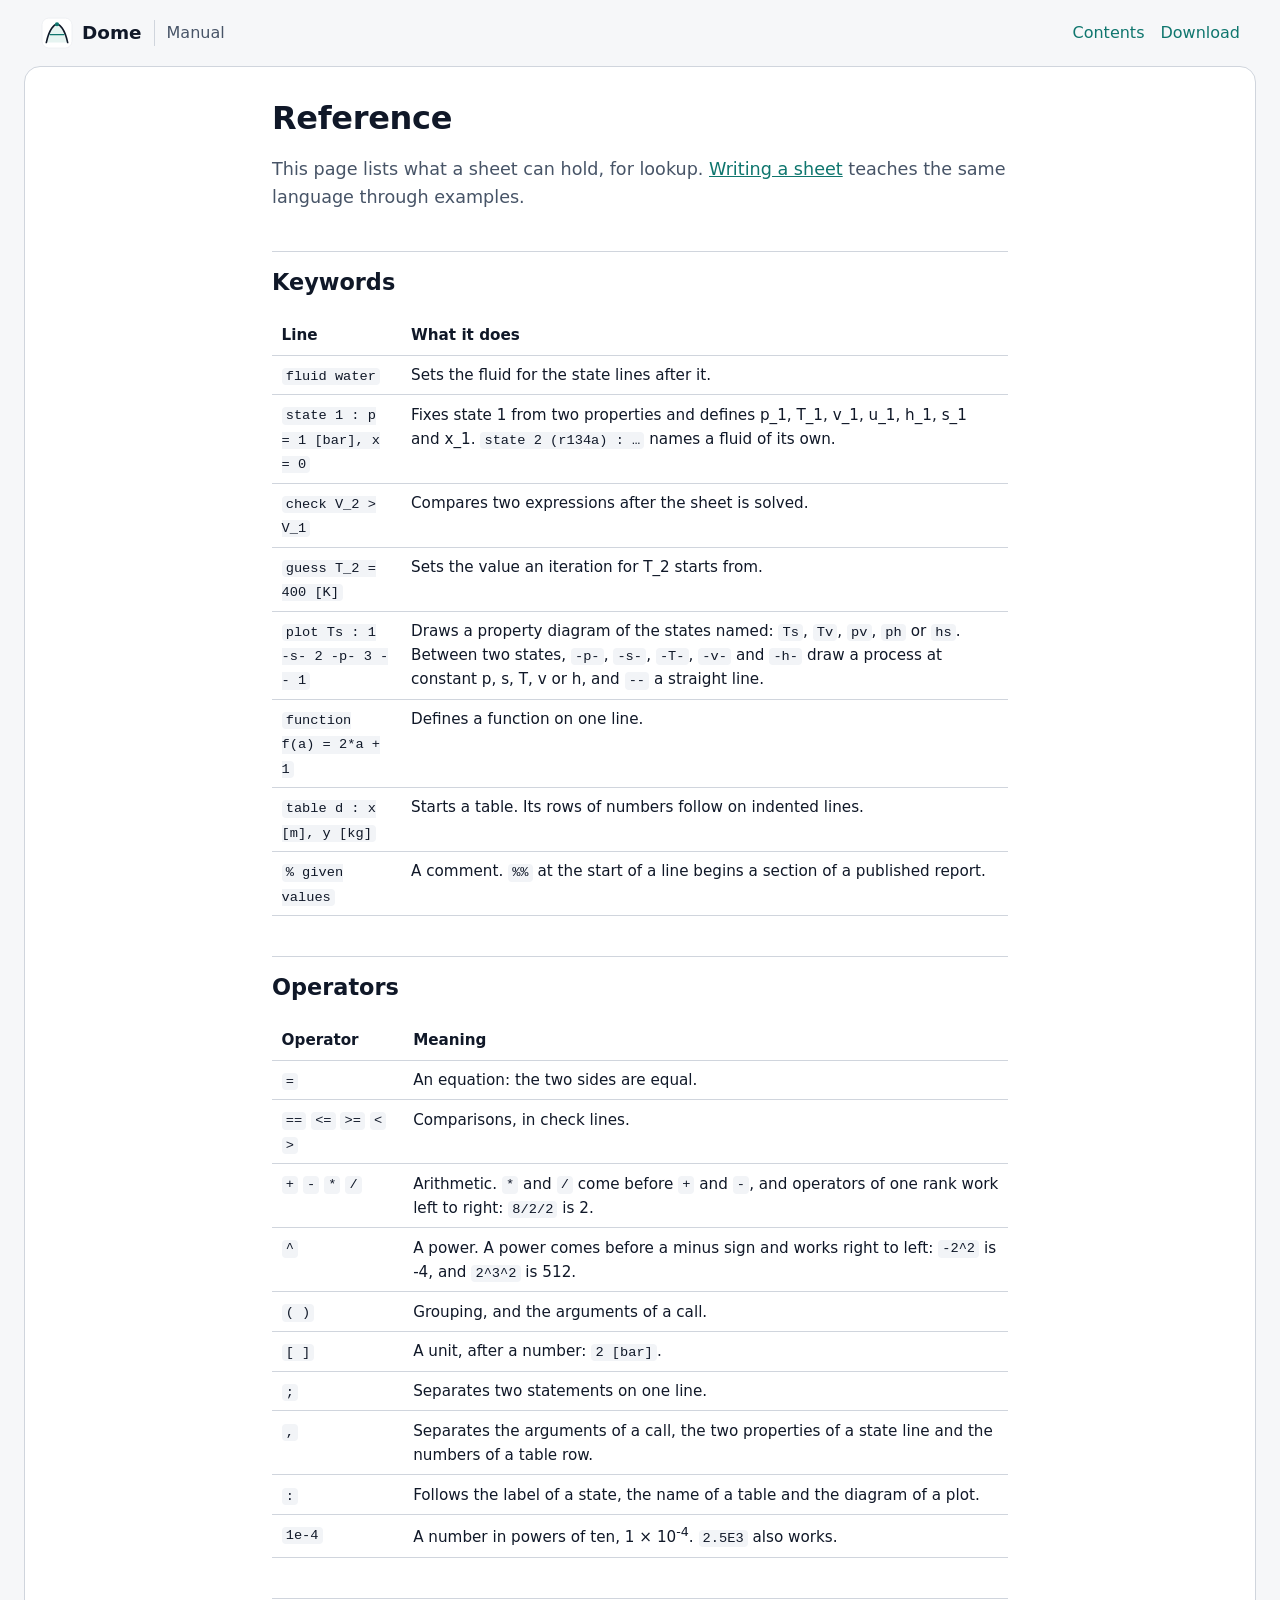
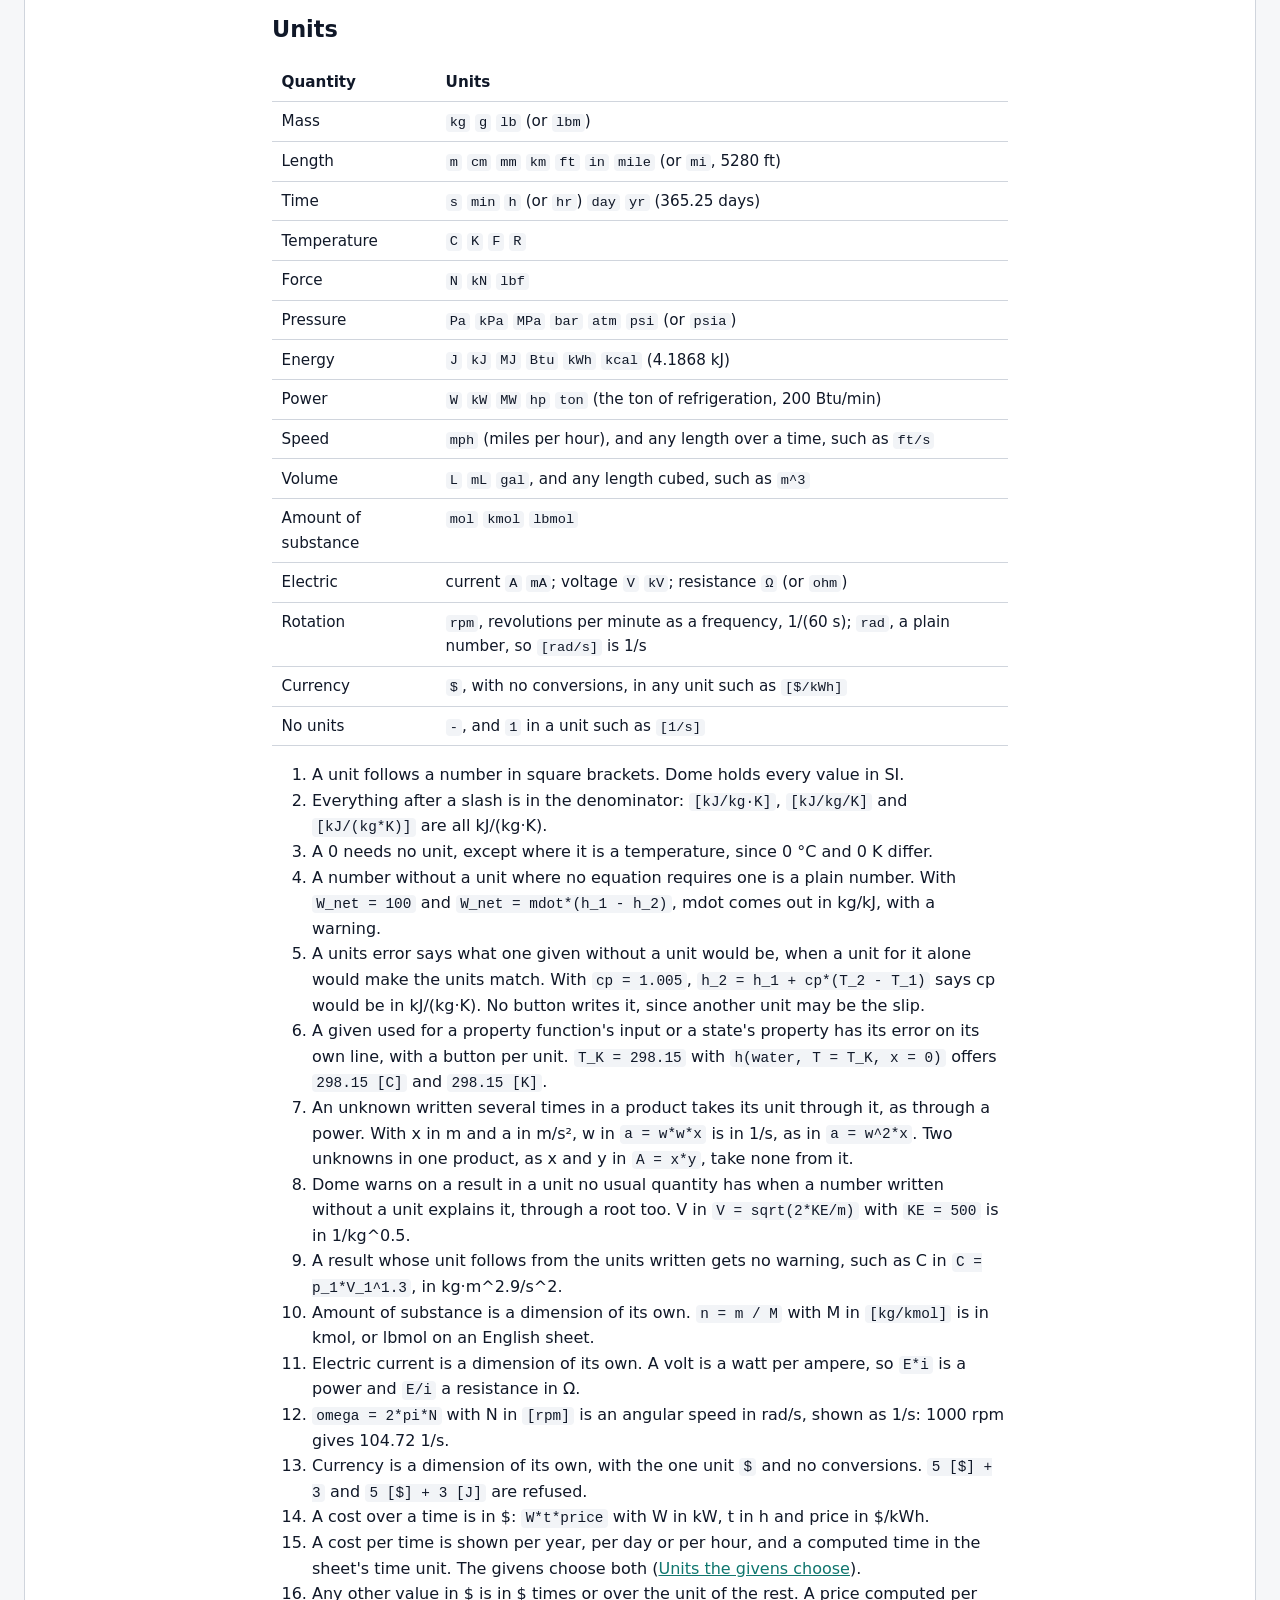
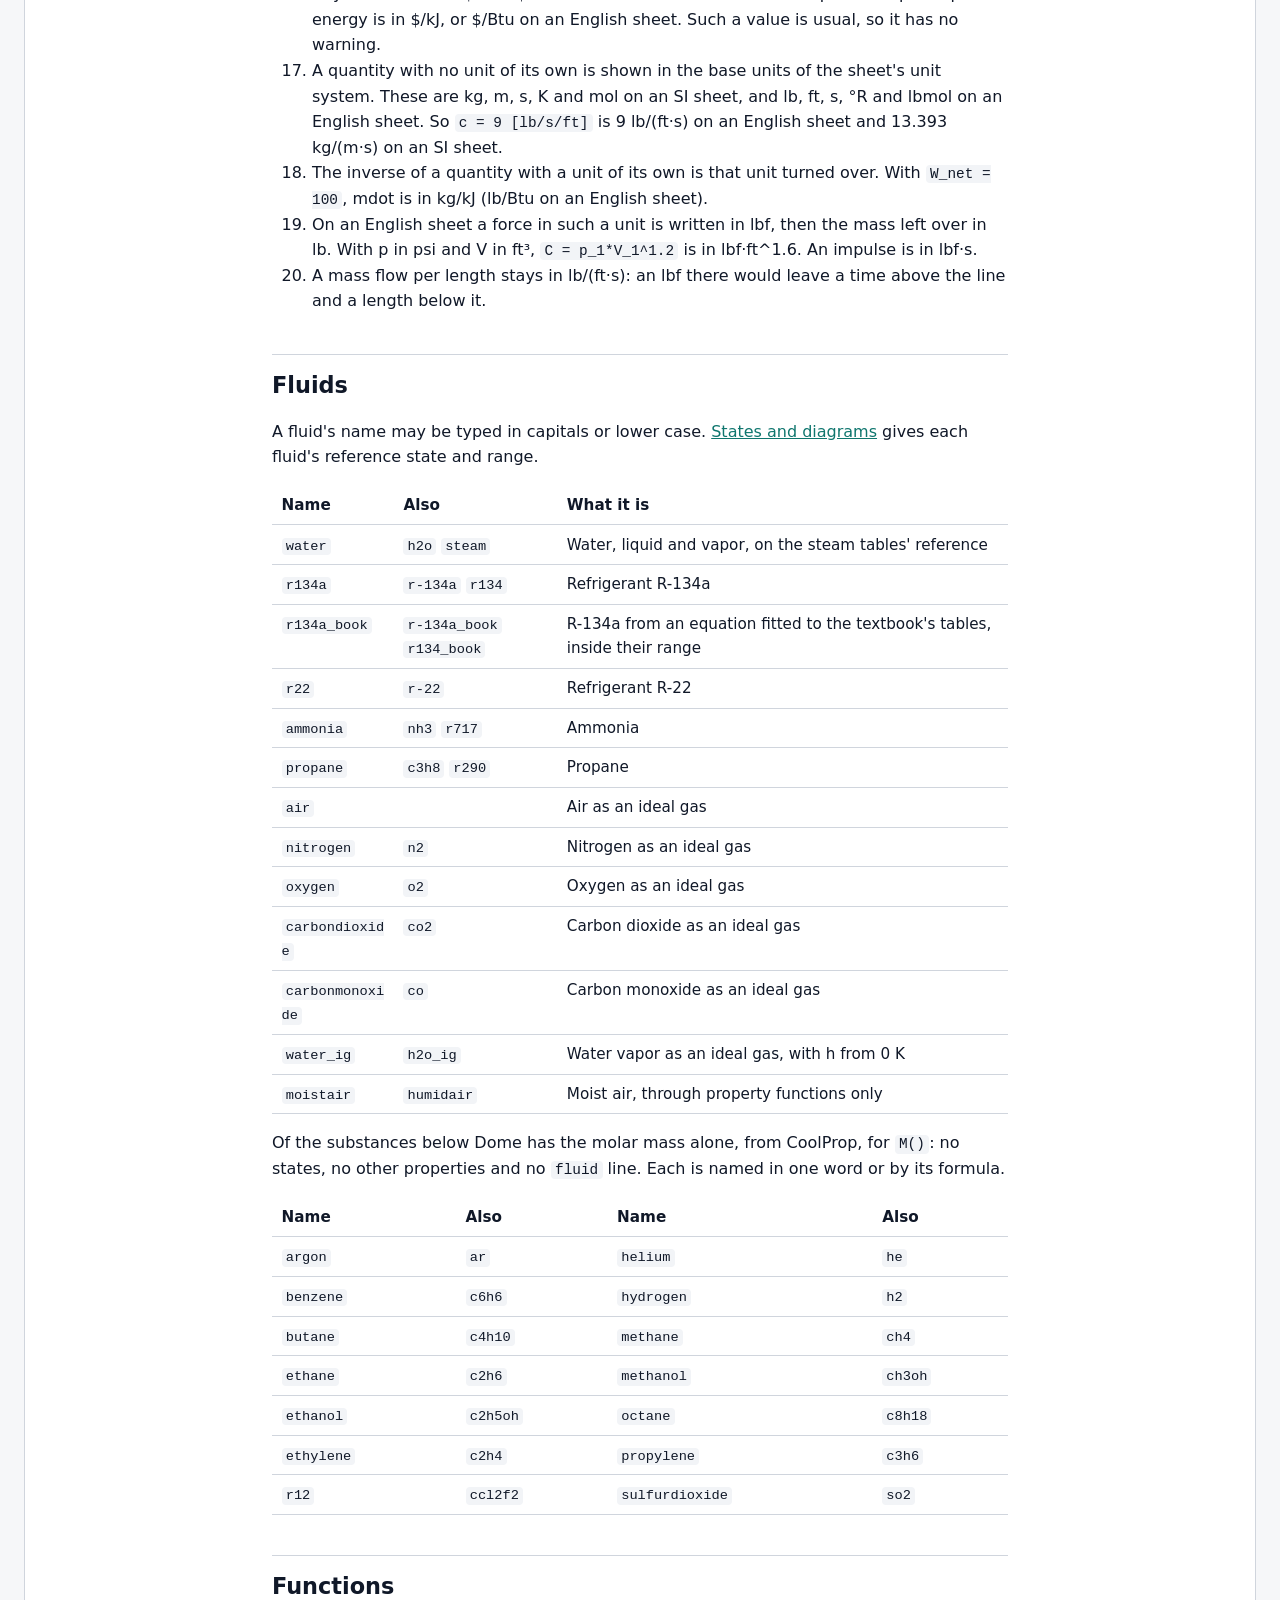
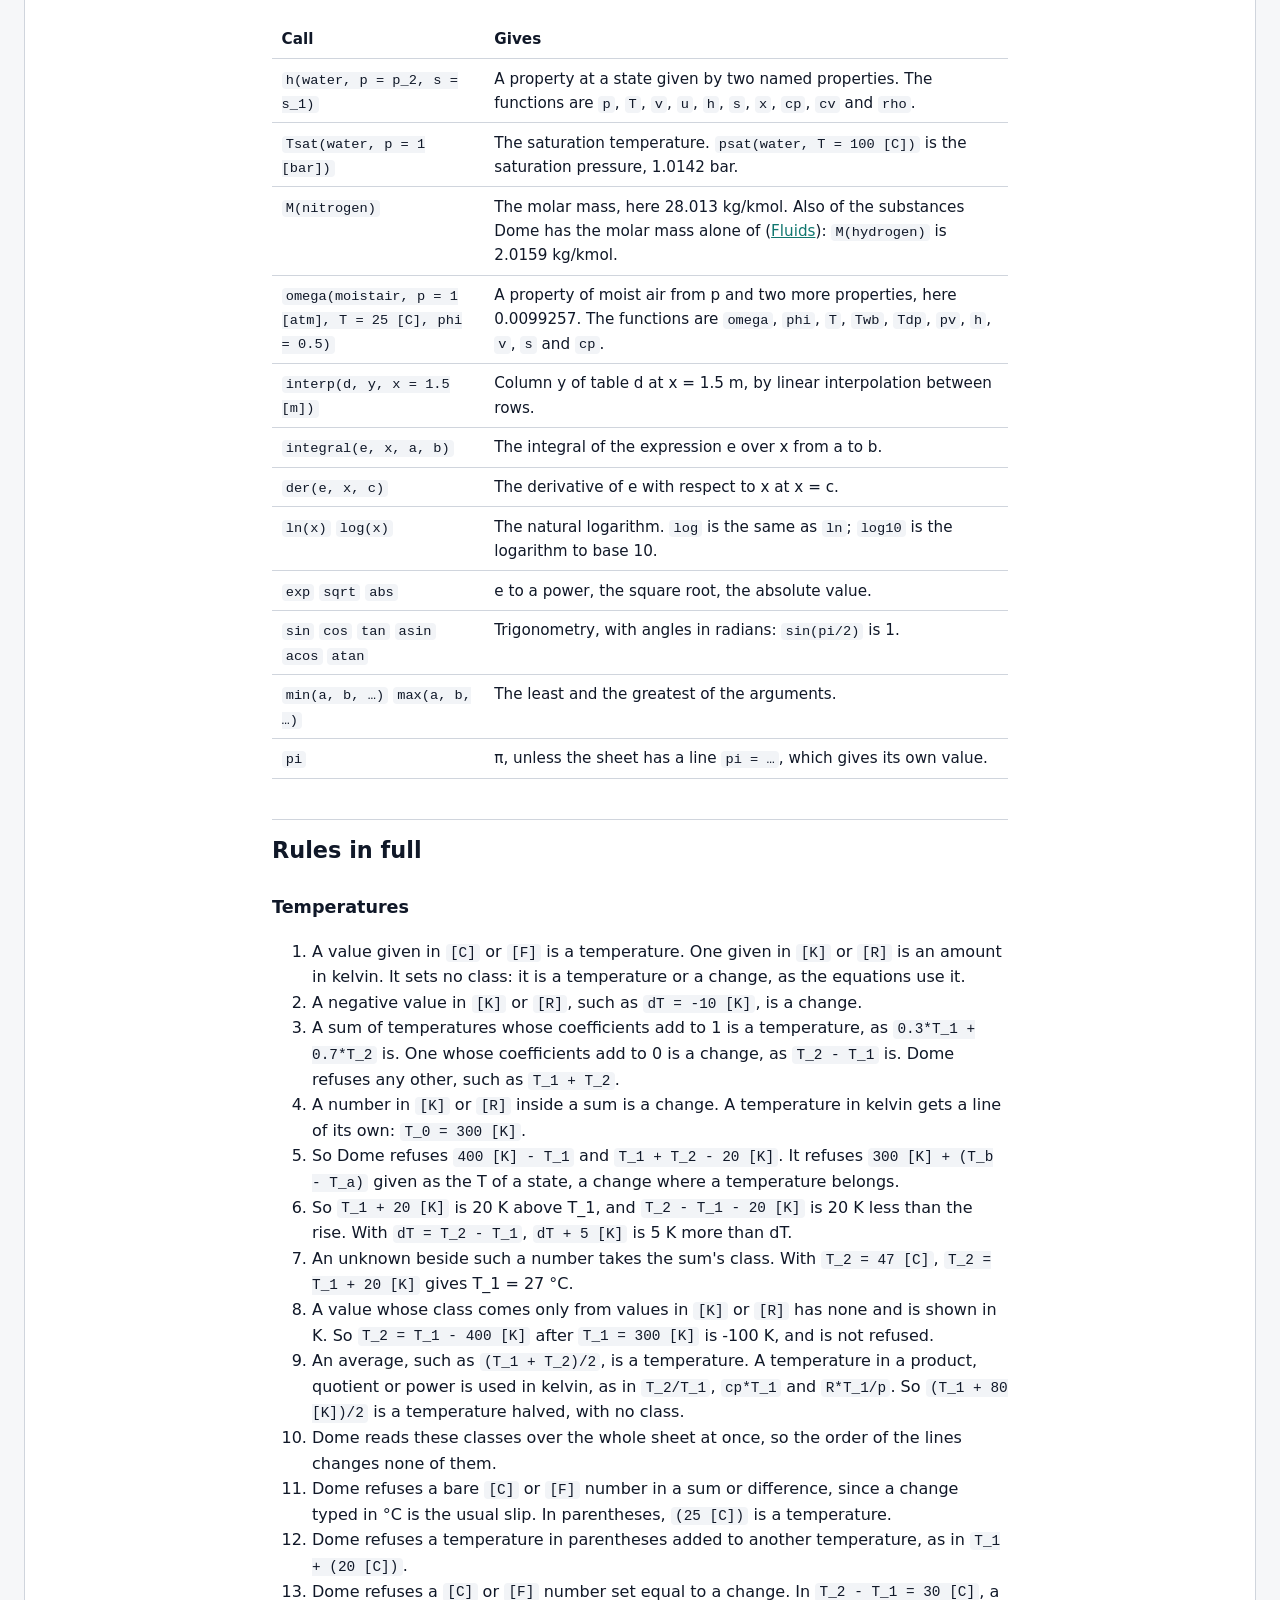
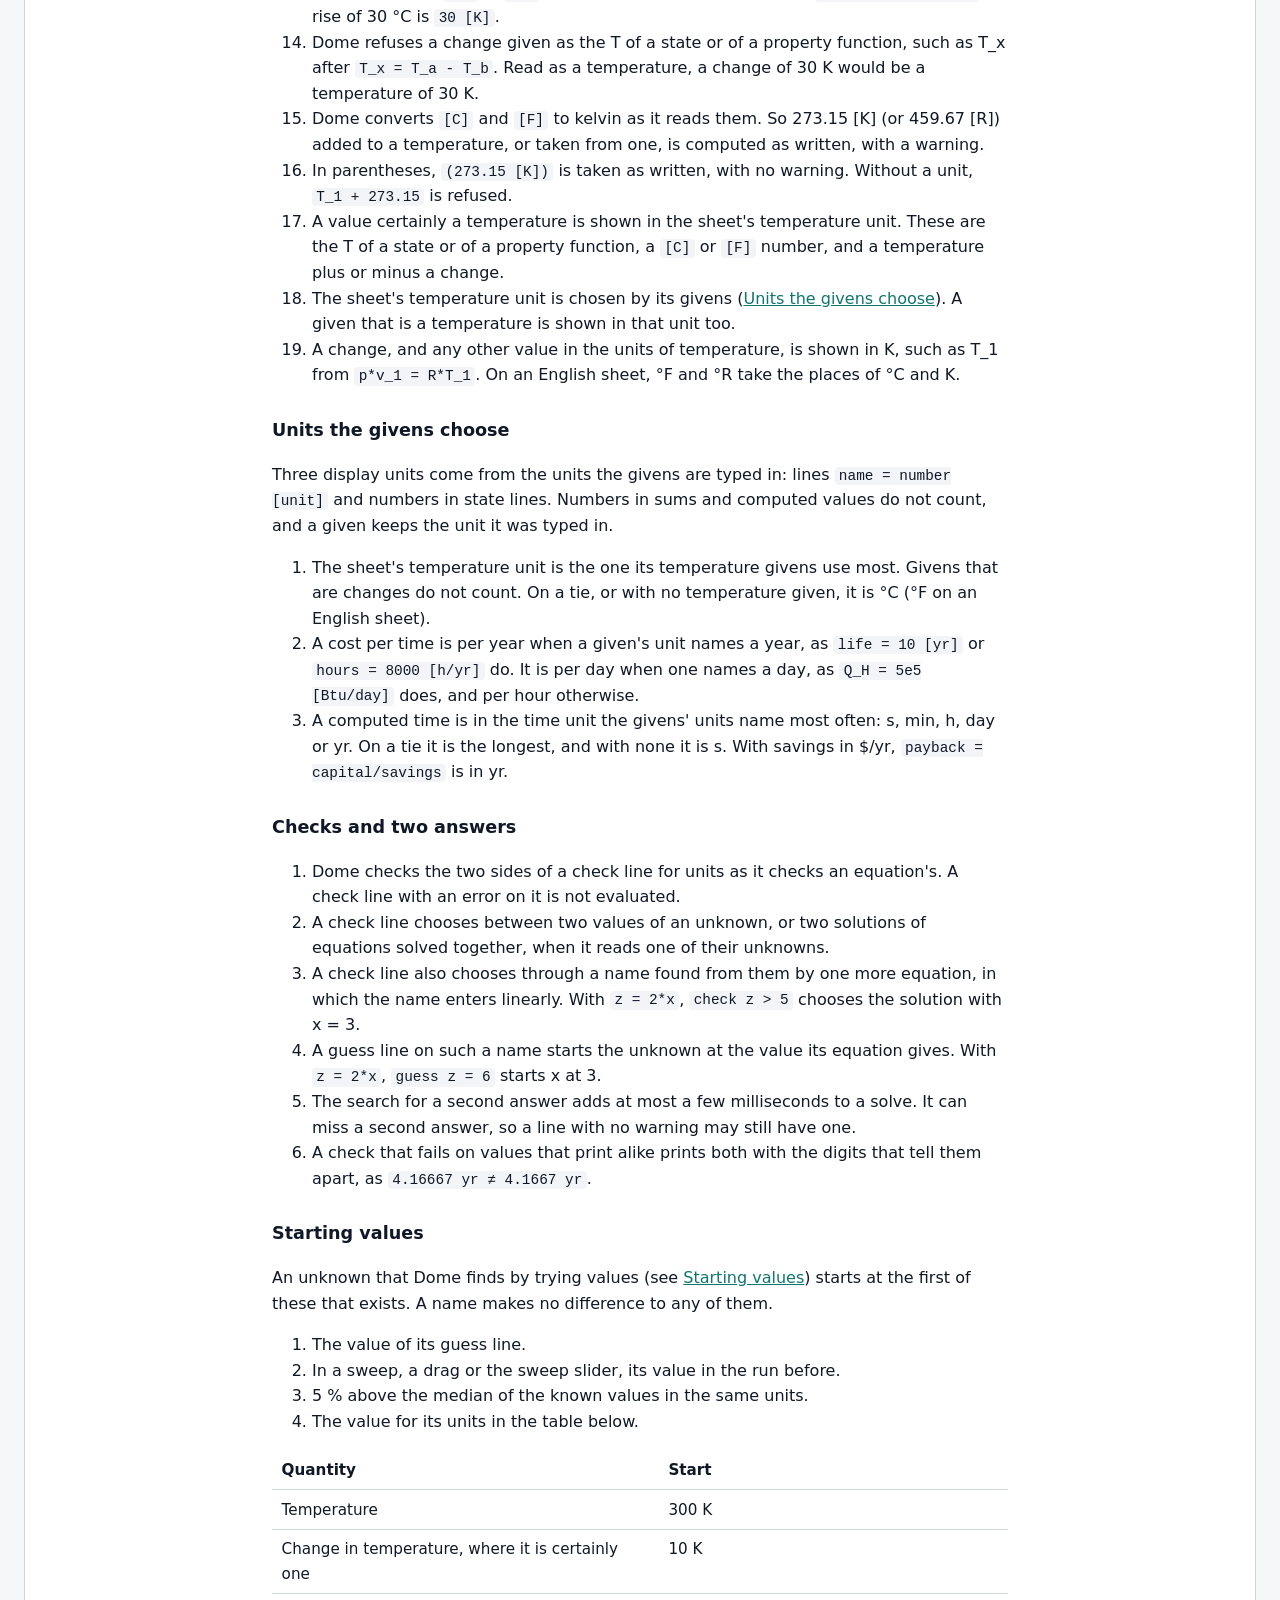
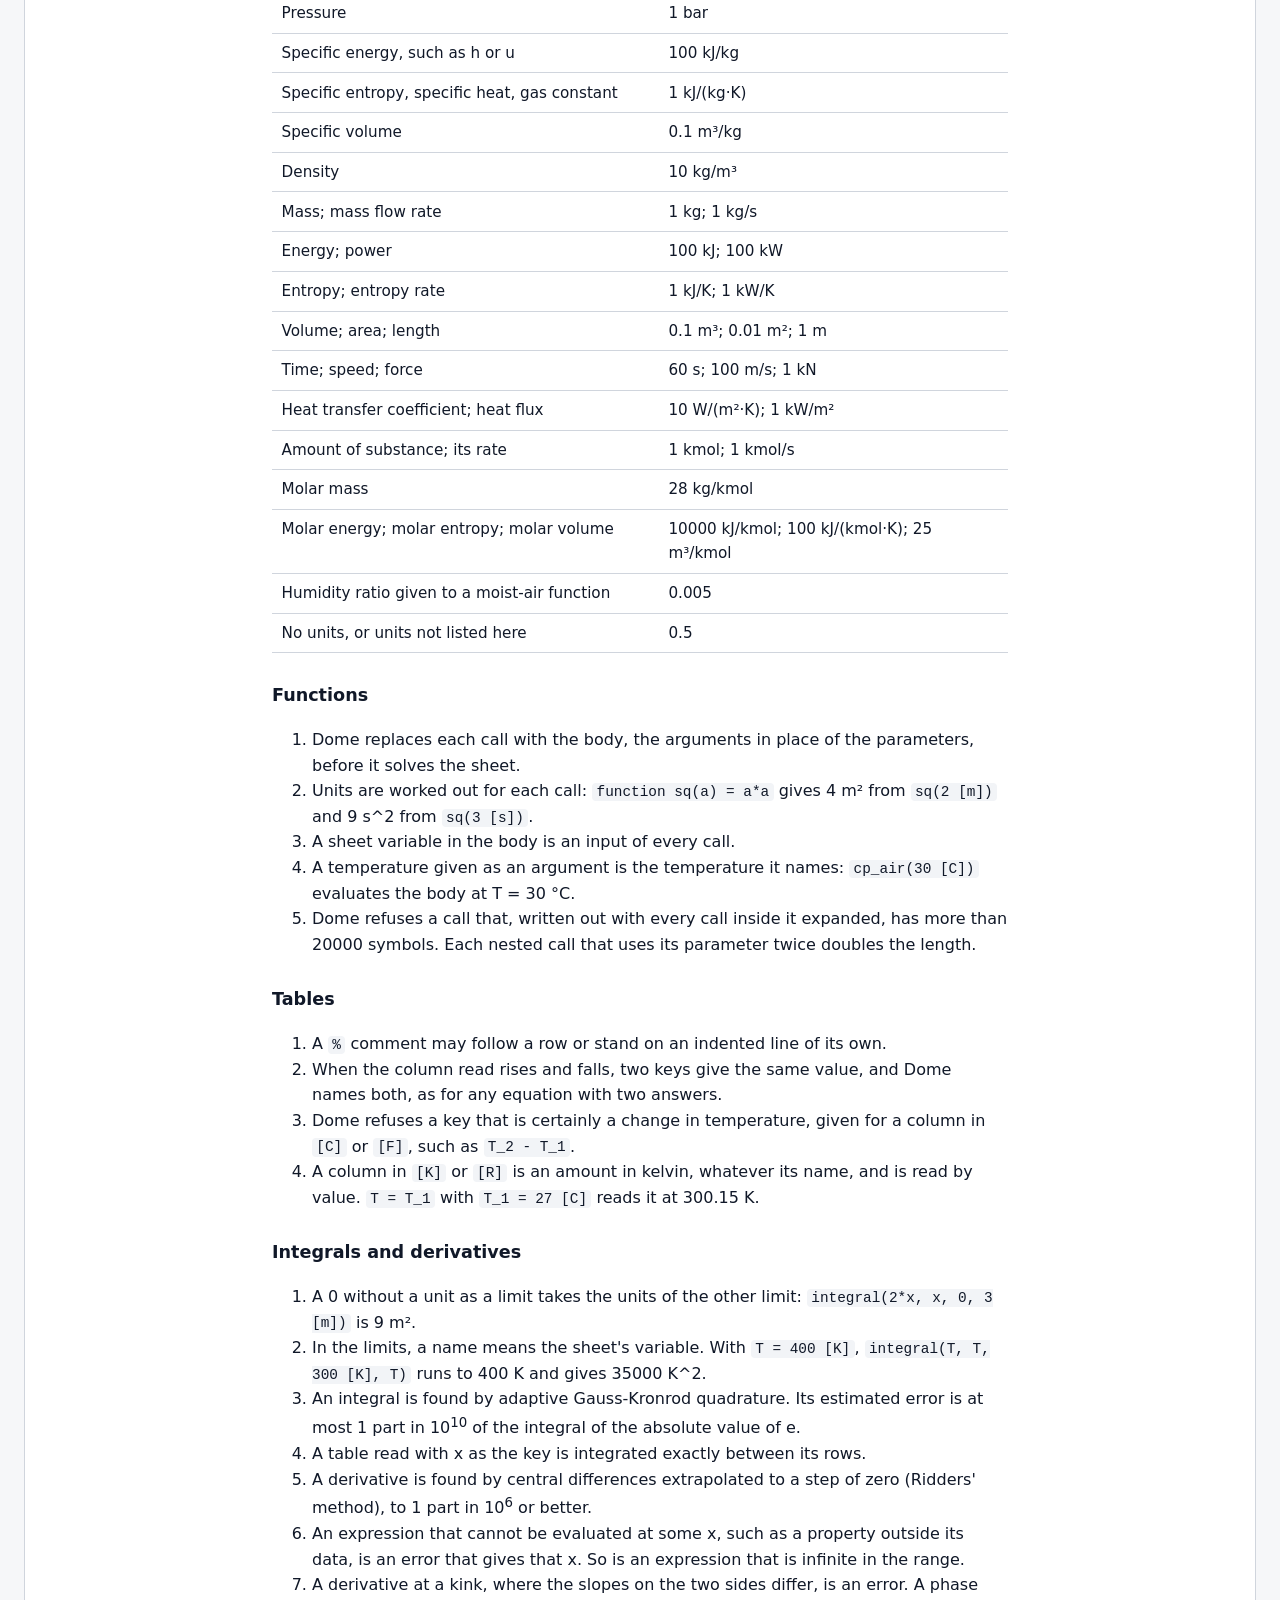
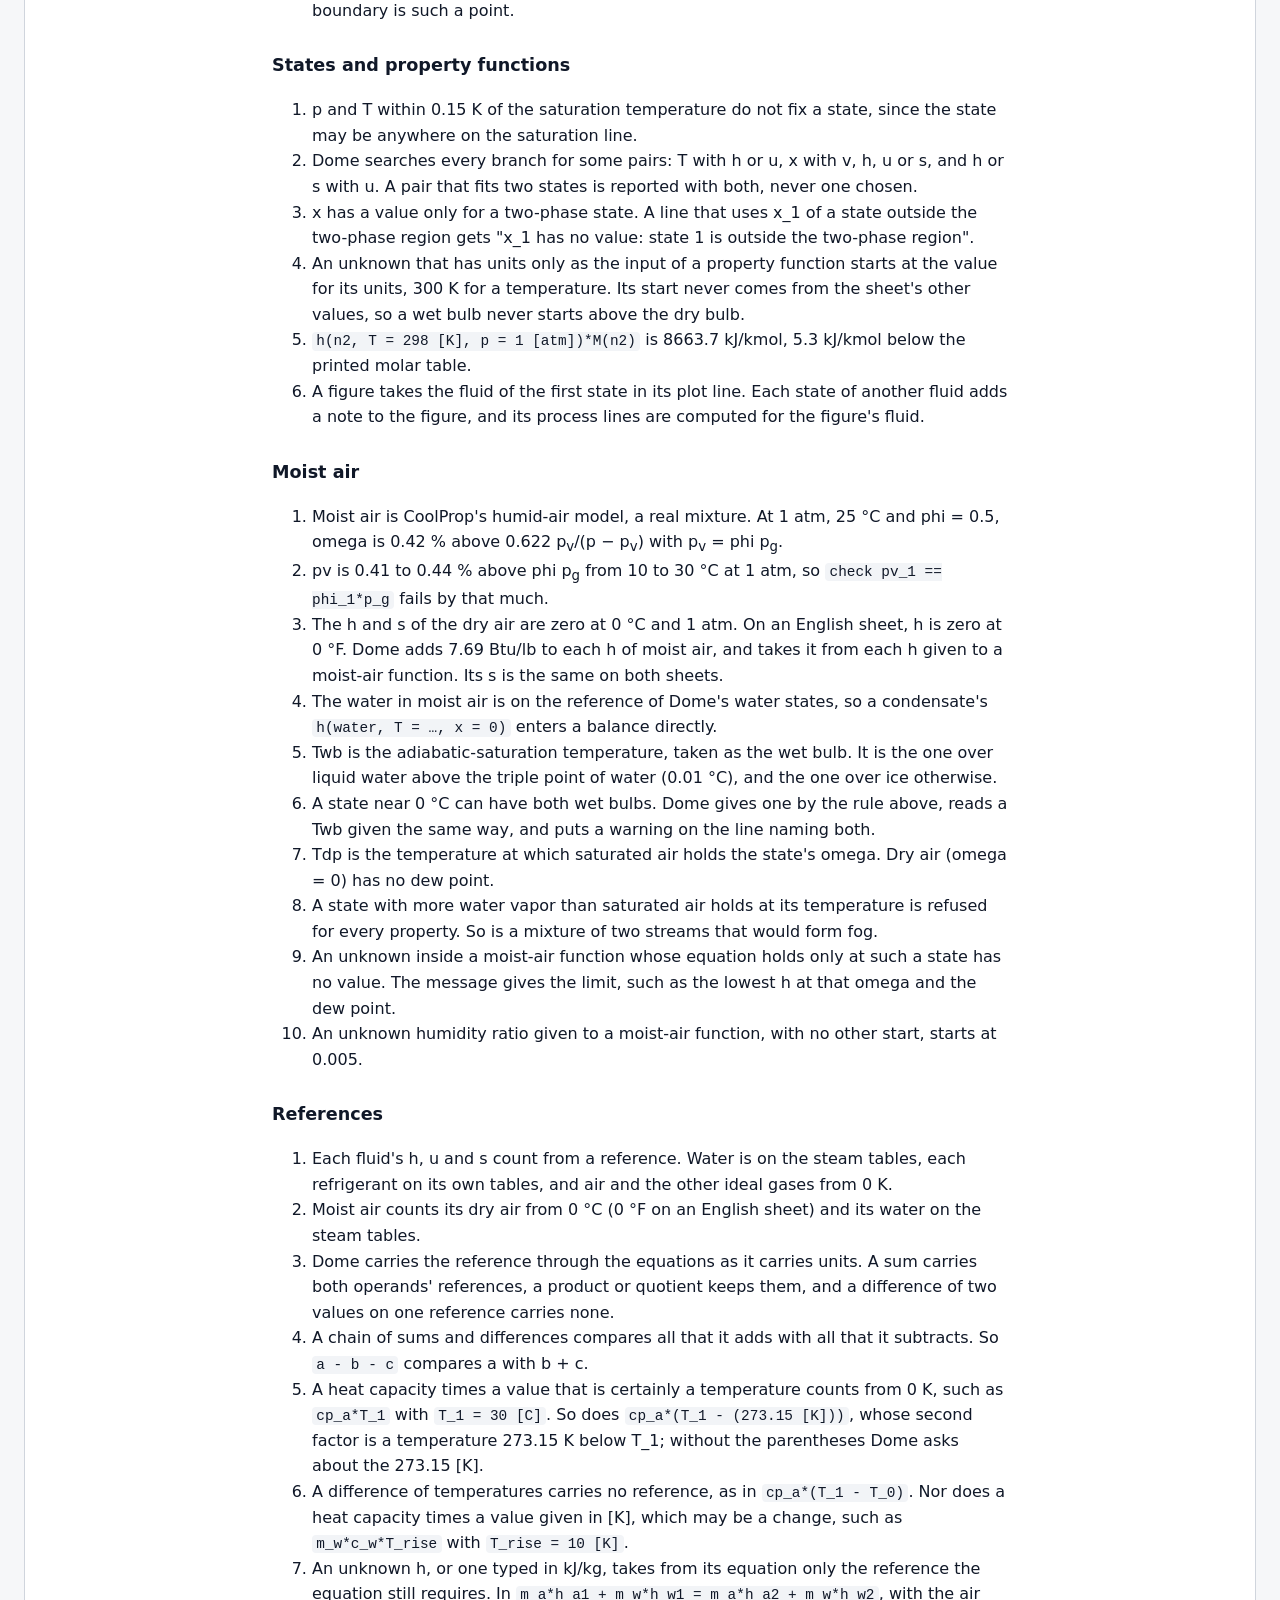
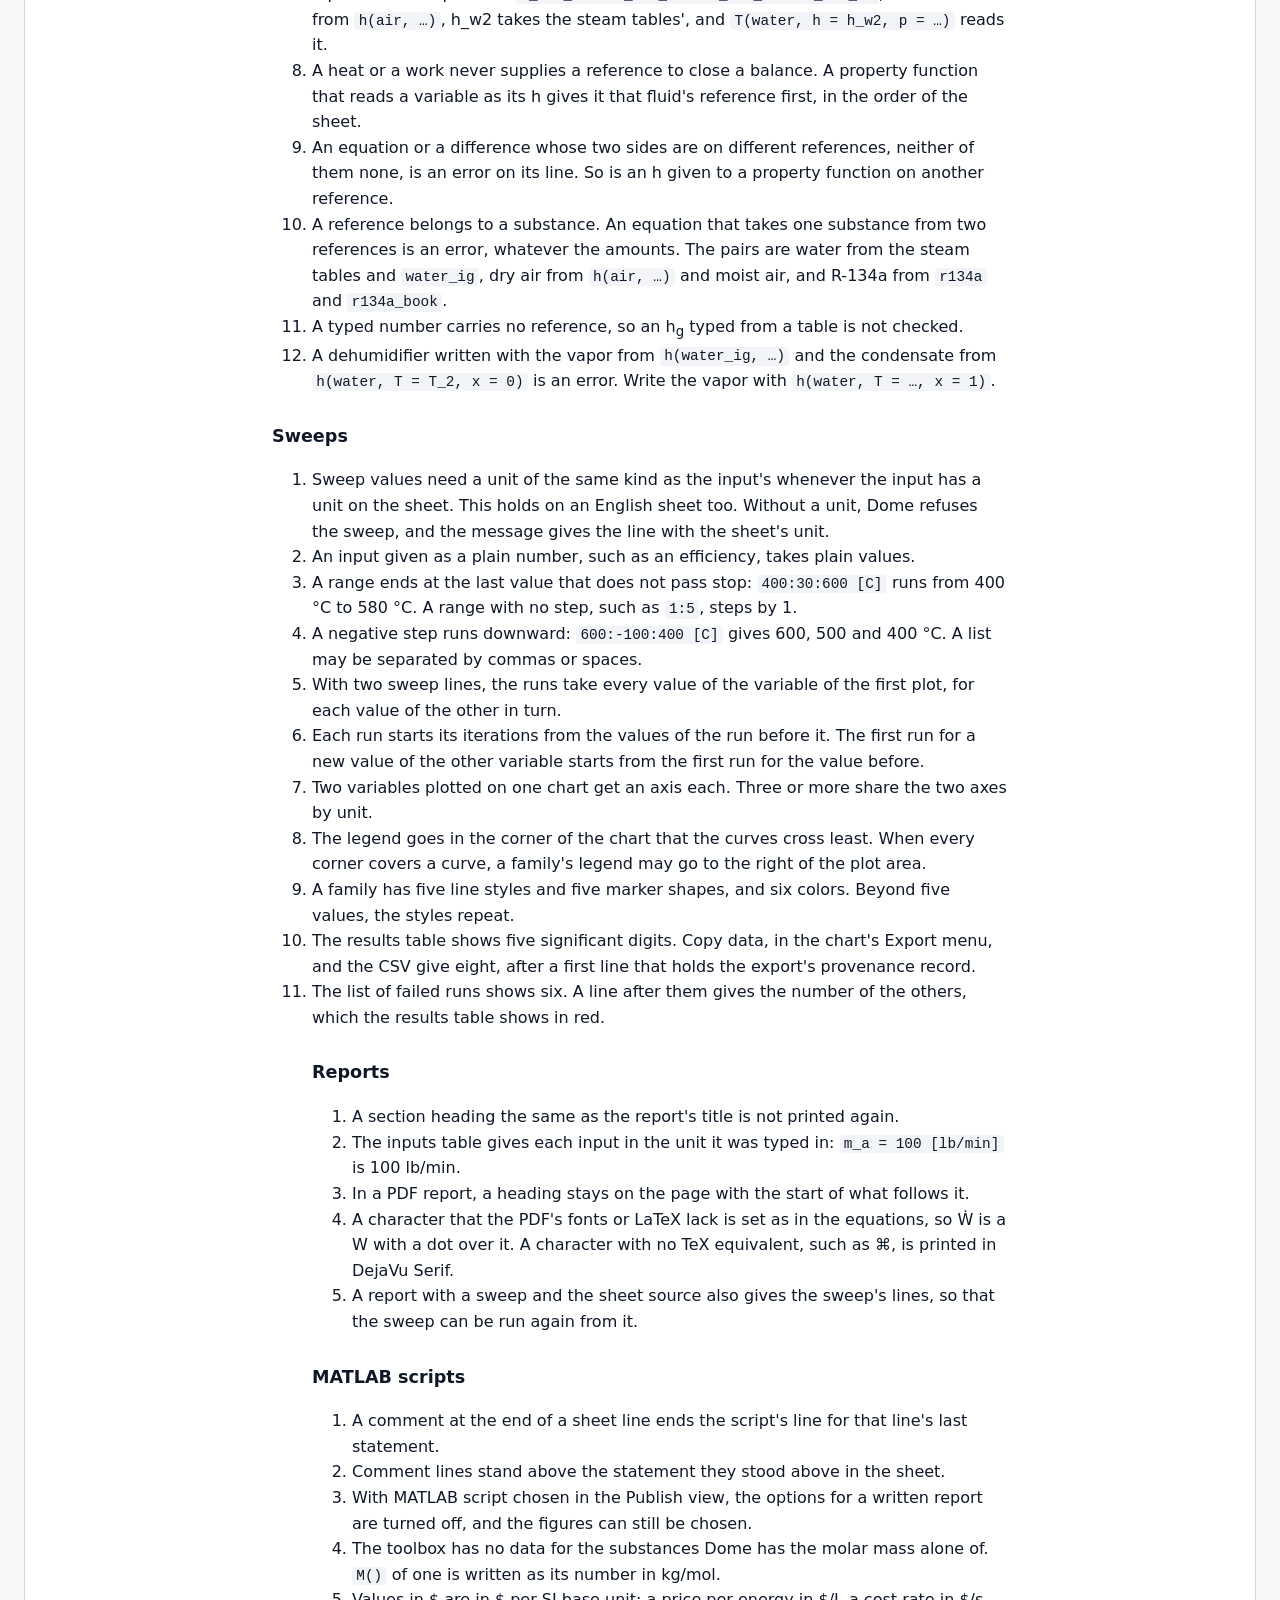
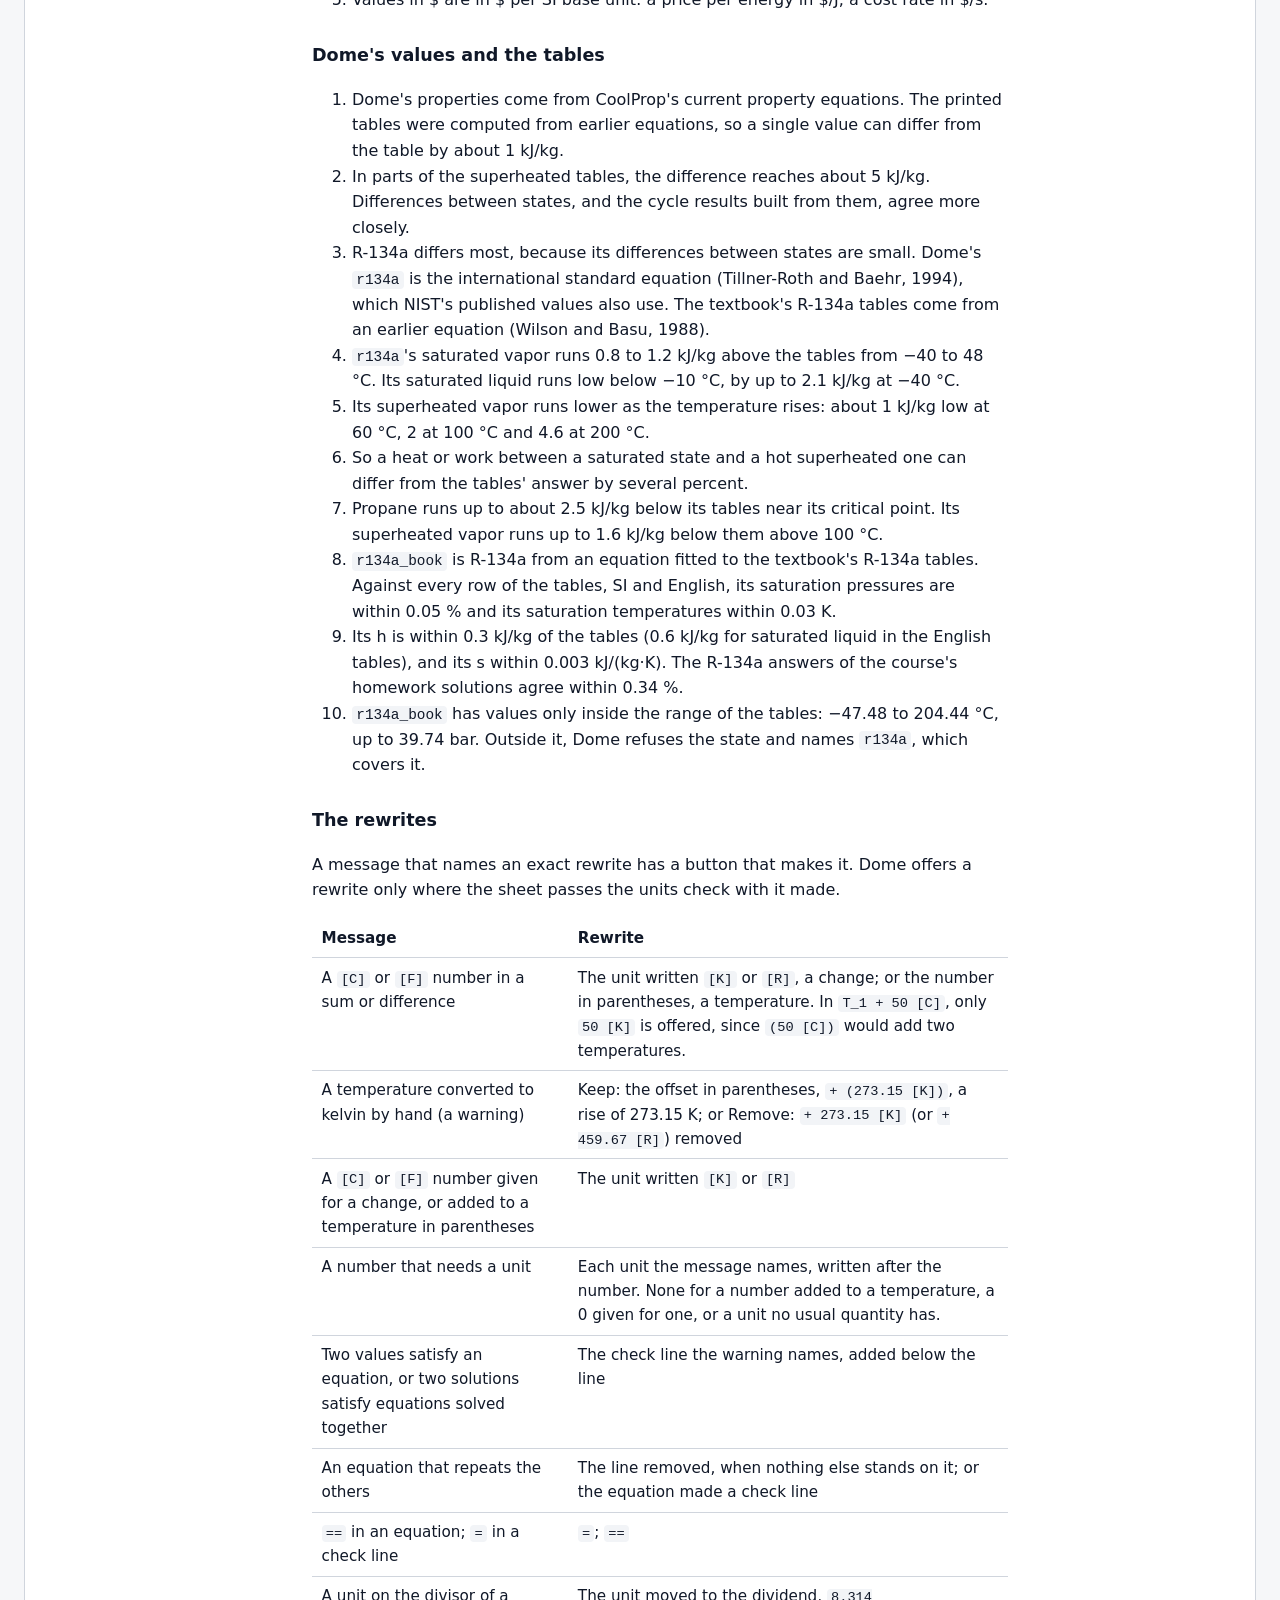
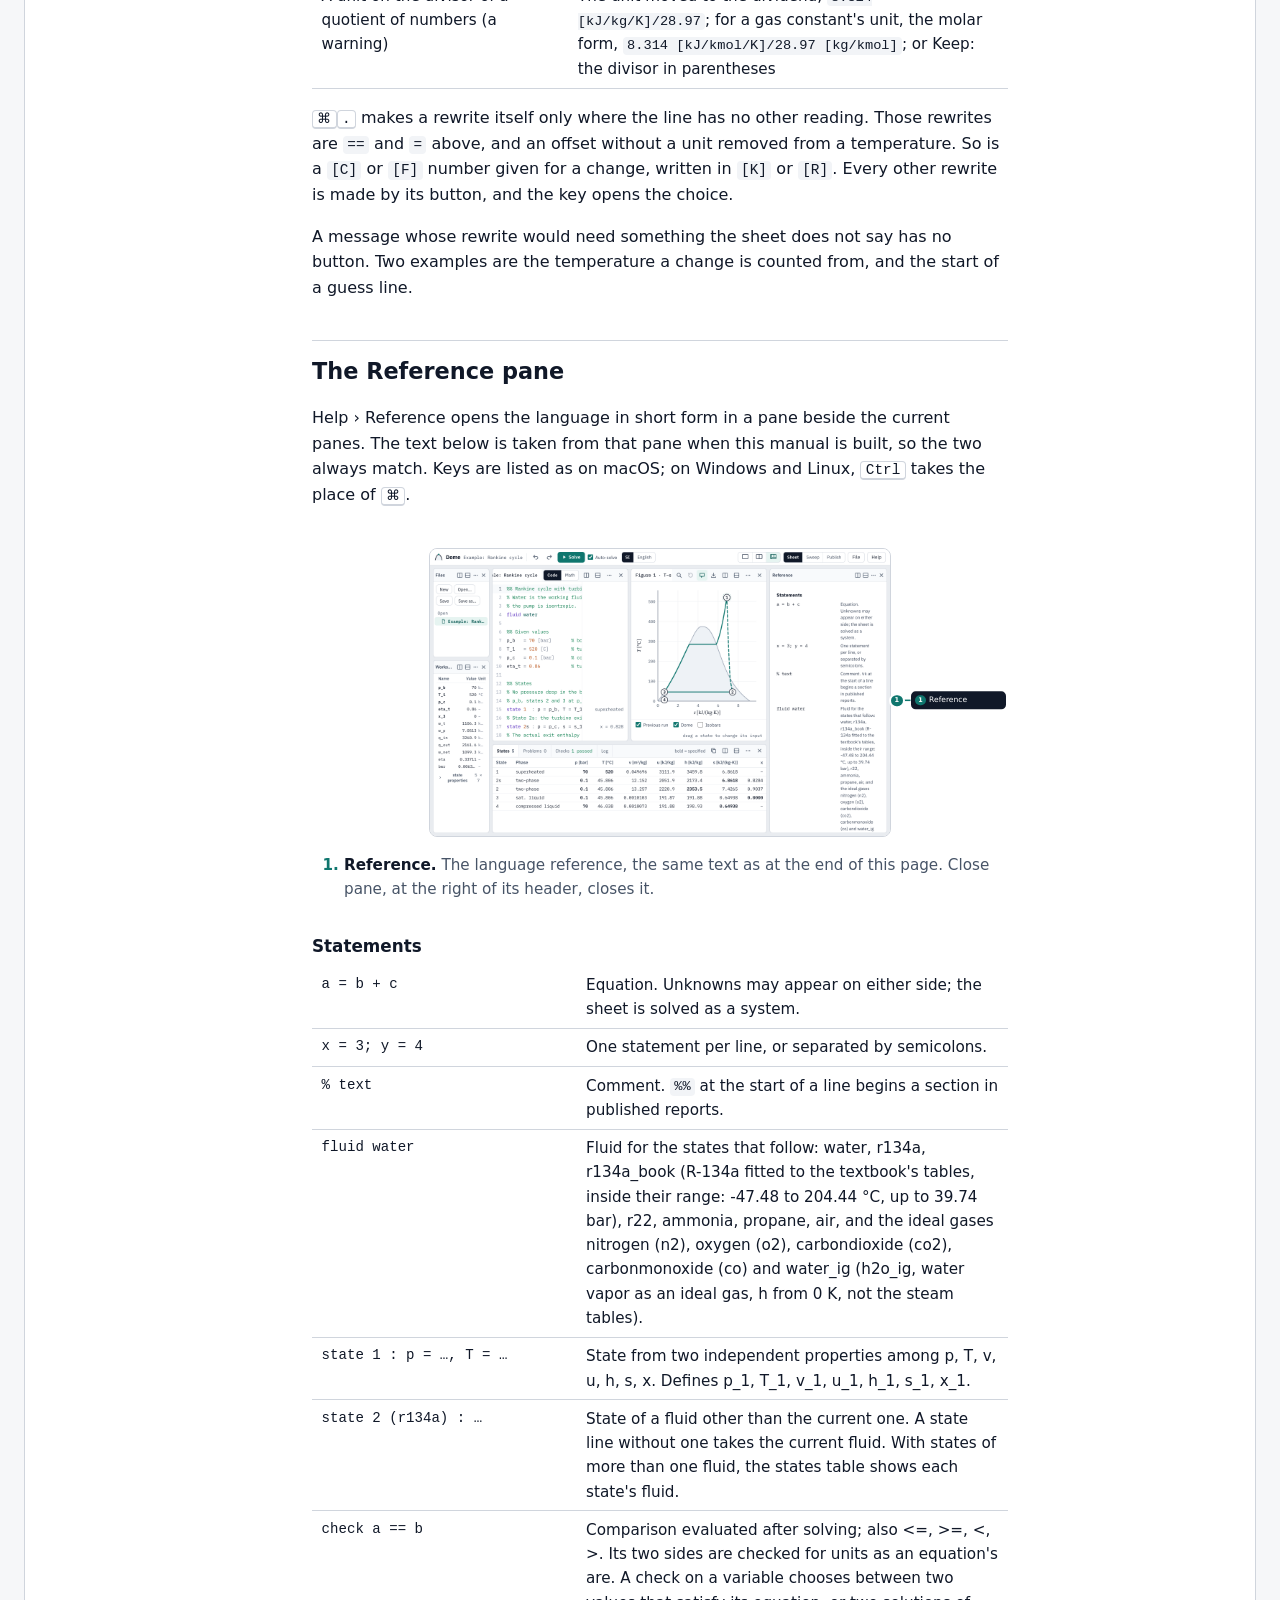
<file: manual/reference.html>
<!doctype html>
<!-- Generated by tools/manual/build.mjs (npm run manual) from tools/manual/pages/. Edit the template, not this file. -->
<html lang="en">
<head>
<meta charset="utf-8">
<meta name="viewport" content="width=device-width, initial-scale=1">
<title>Reference · Dome manual</title>
<meta name="description" content="The sheet's keywords, operators, units, fluids and functions in tables; the rules in full for units, temperatures, checks, starting values, functions, tables, integrals, references, sweeps, reports and MATLAB scripts; Dome's values beside the tables; every rewrite Dome offers; and the Reference pane.">
<link rel="icon" href="data:image/svg+xml,%3Csvg xmlns='http://www.w3.org/2000/svg' viewBox='0 0 1024 1024'%3E%3Crect x='64' y='64' width='896' height='896' rx='200' fill='%23fff' stroke='%23D0D5DD' stroke-width='8'/%3E%3Cpath d='M190 800 C 280 380, 430 250, 512 250 C 594 250, 744 380, 834 800' fill='%23E6F4F1' stroke='%23101828' stroke-width='48' stroke-linecap='round'/%3E%3Cpath d='M300 560 L 724 560' stroke='%230F766E' stroke-width='40' stroke-linecap='round'/%3E%3Ccircle cx='512' cy='250' r='62' fill='%230F766E'/%3E%3C/svg%3E">
<link rel="stylesheet" href="manual.css">
</head>
<body>
<header class="site">
  <a class="brand" href="index.html"><svg viewBox="0 0 1024 1024" aria-hidden="true"><rect x="64" y="64" width="896" height="896" rx="200" fill="#FFFFFF" stroke="#D0D5DD" stroke-width="8"/><path d="M190 800 C 280 380, 430 250, 512 250 C 594 250, 744 380, 834 800" fill="#E6F4F1" stroke="#101828" stroke-width="48" stroke-linecap="round"/><path d="M300 560 L 724 560" stroke="#0F766E" stroke-width="40" stroke-linecap="round"/><circle cx="512" cy="250" r="62" fill="#0F766E"/></svg><span>Dome</span></a>
  <span class="section">Manual</span>
  <nav aria-label="Manual"><a href="index.html">Contents</a><a href="../index.html">Download</a></nav>
</header>
<main class="page">
<h1>Reference</h1>
<p class="lede">This page lists what a sheet can hold, for lookup. <a href="sheet.html">Writing a sheet</a> teaches the same language through examples.</p>

<h2 id="keywords" class="lookup">Keywords</h2>
<table class="plain">
  <thead><tr><th>Line</th><th>What it does</th></tr></thead>
  <tbody>
    <tr><td><code>fluid water</code></td><td>Sets the fluid for the state lines after it.</td></tr>
    <tr><td><code>state 1 : p = 1 [bar], x = 0</code></td><td>Fixes state 1 from two properties and defines p_1, T_1, v_1, u_1, h_1, s_1 and x_1. <code>state 2 (r134a) : …</code> names a fluid of its own.</td></tr>
    <tr><td><code>check V_2 &gt; V_1</code></td><td>Compares two expressions after the sheet is solved.</td></tr>
    <tr><td><code>guess T_2 = 400 [K]</code></td><td>Sets the value an iteration for T_2 starts from.</td></tr>
    <tr><td><code>plot Ts : 1 -s- 2 -p- 3 -- 1</code></td><td>Draws a property diagram of the states named: <code>Ts</code>, <code>Tv</code>, <code>pv</code>, <code>ph</code> or <code>hs</code>. Between two states, <code>-p-</code>, <code>-s-</code>, <code>-T-</code>, <code>-v-</code> and <code>-h-</code> draw a process at constant p, s, T, v or h, and <code>--</code> a straight line.</td></tr>
    <tr><td><code>function f(a) = 2*a + 1</code></td><td>Defines a function on one line.</td></tr>
    <tr><td><code>table d : x [m], y [kg]</code></td><td>Starts a table. Its rows of numbers follow on indented lines.</td></tr>
    <tr><td><code>% given values</code></td><td>A comment. <code>%%</code> at the start of a line begins a section of a published report.</td></tr>
  </tbody>
</table>

<h2 id="operators" class="lookup">Operators</h2>
<table class="plain">
  <thead><tr><th>Operator</th><th>Meaning</th></tr></thead>
  <tbody>
    <tr><td><code>=</code></td><td>An equation: the two sides are equal.</td></tr>
    <tr><td><code>==</code> <code>&lt;=</code> <code>&gt;=</code> <code>&lt;</code> <code>&gt;</code></td><td>Comparisons, in check lines.</td></tr>
    <tr><td><code>+</code> <code>-</code> <code>*</code> <code>/</code></td><td>Arithmetic. <code>*</code> and <code>/</code> come before <code>+</code> and <code>-</code>, and operators of one rank work left to right: <code>8/2/2</code> is 2.</td></tr>
    <tr><td><code>^</code></td><td>A power. A power comes before a minus sign and works right to left: <code>-2^2</code> is -4, and <code>2^3^2</code> is 512.</td></tr>
    <tr><td><code>( )</code></td><td>Grouping, and the arguments of a call.</td></tr>
    <tr><td><code>[ ]</code></td><td>A unit, after a number: <code>2 [bar]</code>.</td></tr>
    <tr><td><code>;</code></td><td>Separates two statements on one line.</td></tr>
    <tr><td><code>,</code></td><td>Separates the arguments of a call, the two properties of a state line and the numbers of a table row.</td></tr>
    <tr><td><code>:</code></td><td>Follows the label of a state, the name of a table and the diagram of a plot.</td></tr>
    <tr><td><code>1e-4</code></td><td>A number in powers of ten, 1 × 10<sup>-4</sup>. <code>2.5E3</code> also works.</td></tr>
  </tbody>
</table>

<h2 id="units" class="lookup">Units</h2>
<table class="plain">
  <thead><tr><th>Quantity</th><th>Units</th></tr></thead>
  <tbody>
    <tr><td>Mass</td><td><code>kg</code> <code>g</code> <code>lb</code> (or <code>lbm</code>)</td></tr>
    <tr><td>Length</td><td><code>m</code> <code>cm</code> <code>mm</code> <code>km</code> <code>ft</code> <code>in</code> <code>mile</code> (or <code>mi</code>, 5280 ft)</td></tr>
    <tr><td>Time</td><td><code>s</code> <code>min</code> <code>h</code> (or <code>hr</code>) <code>day</code> <code>yr</code> (365.25 days)</td></tr>
    <tr><td>Temperature</td><td><code>C</code> <code>K</code> <code>F</code> <code>R</code></td></tr>
    <tr><td>Force</td><td><code>N</code> <code>kN</code> <code>lbf</code></td></tr>
    <tr><td>Pressure</td><td><code>Pa</code> <code>kPa</code> <code>MPa</code> <code>bar</code> <code>atm</code> <code>psi</code> (or <code>psia</code>)</td></tr>
    <tr><td>Energy</td><td><code>J</code> <code>kJ</code> <code>MJ</code> <code>Btu</code> <code>kWh</code> <code>kcal</code> (4.1868 kJ)</td></tr>
    <tr><td>Power</td><td><code>W</code> <code>kW</code> <code>MW</code> <code>hp</code> <code>ton</code> (the ton of refrigeration, 200 Btu/min)</td></tr>
    <tr><td>Speed</td><td><code>mph</code> (miles per hour), and any length over a time, such as <code>ft/s</code></td></tr>
    <tr><td>Volume</td><td><code>L</code> <code>mL</code> <code>gal</code>, and any length cubed, such as <code>m^3</code></td></tr>
    <tr><td>Amount of substance</td><td><code>mol</code> <code>kmol</code> <code>lbmol</code></td></tr>
    <tr><td>Electric</td><td>current <code>A</code> <code>mA</code>; voltage <code>V</code> <code>kV</code>; resistance <code>Ω</code> (or <code>ohm</code>)</td></tr>
    <tr><td>Rotation</td><td><code>rpm</code>, revolutions per minute as a frequency, 1/(60 s); <code>rad</code>, a plain number, so <code>[rad/s]</code> is 1/s</td></tr>
    <tr><td>Currency</td><td><code>$</code>, with no conversions, in any unit such as <code>[$/kWh]</code></td></tr>
    <tr><td>No units</td><td><code>-</code>, and <code>1</code> in a unit such as <code>[1/s]</code></td></tr>
  </tbody>
</table>
<ol>
  <li>A unit follows a number in square brackets. Dome holds every value in SI.</li>
  <li>Everything after a slash is in the denominator: <code>[kJ/kg·K]</code>, <code>[kJ/kg/K]</code> and <code>[kJ/(kg*K)]</code> are all kJ/(kg·K).</li>
  <li>A 0 needs no unit, except where it is a temperature, since 0 °C and 0 K differ.</li>
  <li>A number without a unit where no equation requires one is a plain number. With <code>W_net = 100</code> and <code>W_net = mdot*(h_1 - h_2)</code>, mdot comes out in kg/kJ, with a warning.</li>
  <li>A units error says what one given without a unit would be, when a unit for it alone would make the units match. With <code>cp = 1.005</code>, <code>h_2 = h_1 + cp*(T_2 - T_1)</code> says cp would be in kJ/(kg·K). No button writes it, since another unit may be the slip.</li>
  <li>A given used for a property function's input or a state's property has its error on its own line, with a button per unit. <code>T_K = 298.15</code> with <code>h(water, T = T_K, x = 0)</code> offers <code>298.15 [C]</code> and <code>298.15 [K]</code>.</li>
  <li>An unknown written several times in a product takes its unit through it, as through a power. With x in m and a in m/s², w in <code>a = w*w*x</code> is in 1/s, as in <code>a = w^2*x</code>. Two unknowns in one product, as x and y in <code>A = x*y</code>, take none from it.</li>
  <li>Dome warns on a result in a unit no usual quantity has when a number written without a unit explains it, through a root too. V in <code>V = sqrt(2*KE/m)</code> with <code>KE = 500</code> is in 1/kg^0.5.</li>
  <li>A result whose unit follows from the units written gets no warning, such as C in <code>C = p_1*V_1^1.3</code>, in kg·m^2.9/s^2.</li>
  <li>Amount of substance is a dimension of its own. <code>n = m / M</code> with M in <code>[kg/kmol]</code> is in kmol, or lbmol on an English sheet.</li>
  <li>Electric current is a dimension of its own. A volt is a watt per ampere, so <code>E*i</code> is a power and <code>E/i</code> a resistance in Ω.</li>
  <li><code>omega = 2*pi*N</code> with N in <code>[rpm]</code> is an angular speed in rad/s, shown as 1/s: 1000 rpm gives 104.72 1/s.</li>
  <li>Currency is a dimension of its own, with the one unit <code>$</code> and no conversions. <code>5 [$] + 3</code> and <code>5 [$] + 3 [J]</code> are refused.</li>
  <li>A cost over a time is in $: <code>W*t*price</code> with W in kW, t in h and price in $/kWh.</li>
  <li>A cost per time is shown per year, per day or per hour, and a computed time in the sheet's time unit. The givens choose both (<a href="#given-units">Units the givens choose</a>).</li>
  <li>Any other value in $ is in $ times or over the unit of the rest. A price computed per energy is in $/kJ, or $/Btu on an English sheet. Such a value is usual, so it has no warning.</li>
  <li>A quantity with no unit of its own is shown in the base units of the sheet's unit system. These are kg, m, s, K and mol on an SI sheet, and lb, ft, s, °R and lbmol on an English sheet. So <code>c = 9 [lb/s/ft]</code> is 9 lb/(ft·s) on an English sheet and 13.393 kg/(m·s) on an SI sheet.</li>
  <li>The inverse of a quantity with a unit of its own is that unit turned over. With <code>W_net = 100</code>, mdot is in kg/kJ (lb/Btu on an English sheet).</li>
  <li>On an English sheet a force in such a unit is written in lbf, then the mass left over in lb. With p in psi and V in ft³, <code>C = p_1*V_1^1.2</code> is in lbf·ft^1.6. An impulse is in lbf·s.</li>
  <li>A mass flow per length stays in lb/(ft·s): an lbf there would leave a time above the line and a length below it.</li>
</ol>

<h2 id="fluids" class="lookup">Fluids</h2>
<p>A fluid's name may be typed in capitals or lower case. <a href="states.html">States and diagrams</a> gives each fluid's reference state and range.</p>
<table class="plain">
  <thead><tr><th>Name</th><th>Also</th><th>What it is</th></tr></thead>
  <tbody>
    <tr><td><code>water</code></td><td><code>h2o</code> <code>steam</code></td><td>Water, liquid and vapor, on the steam tables' reference</td></tr>
    <tr><td><code>r134a</code></td><td><code>r-134a</code> <code>r134</code></td><td>Refrigerant R-134a</td></tr>
    <tr><td><code>r134a_book</code></td><td><code>r-134a_book</code> <code>r134_book</code></td><td>R-134a from an equation fitted to the textbook's tables, inside their range</td></tr>
    <tr><td><code>r22</code></td><td><code>r-22</code></td><td>Refrigerant R-22</td></tr>
    <tr><td><code>ammonia</code></td><td><code>nh3</code> <code>r717</code></td><td>Ammonia</td></tr>
    <tr><td><code>propane</code></td><td><code>c3h8</code> <code>r290</code></td><td>Propane</td></tr>
    <tr><td><code>air</code></td><td></td><td>Air as an ideal gas</td></tr>
    <tr><td><code>nitrogen</code></td><td><code>n2</code></td><td>Nitrogen as an ideal gas</td></tr>
    <tr><td><code>oxygen</code></td><td><code>o2</code></td><td>Oxygen as an ideal gas</td></tr>
    <tr><td><code>carbondioxide</code></td><td><code>co2</code></td><td>Carbon dioxide as an ideal gas</td></tr>
    <tr><td><code>carbonmonoxide</code></td><td><code>co</code></td><td>Carbon monoxide as an ideal gas</td></tr>
    <tr><td><code>water_ig</code></td><td><code>h2o_ig</code></td><td>Water vapor as an ideal gas, with h from 0 K</td></tr>
    <tr><td><code>moistair</code></td><td><code>humidair</code></td><td>Moist air, through property functions only</td></tr>
  </tbody>
</table>
<p>Of the substances below Dome has the molar mass alone, from CoolProp, for <code>M()</code>: no states, no other properties and no <code>fluid</code> line. Each is named in one word or by its formula.</p>
<table class="plain">
  <thead><tr><th>Name</th><th>Also</th><th>Name</th><th>Also</th></tr></thead>
  <tbody>
    <tr><td><code>argon</code></td><td><code>ar</code></td><td><code>helium</code></td><td><code>he</code></td></tr>
    <tr><td><code>benzene</code></td><td><code>c6h6</code></td><td><code>hydrogen</code></td><td><code>h2</code></td></tr>
    <tr><td><code>butane</code></td><td><code>c4h10</code></td><td><code>methane</code></td><td><code>ch4</code></td></tr>
    <tr><td><code>ethane</code></td><td><code>c2h6</code></td><td><code>methanol</code></td><td><code>ch3oh</code></td></tr>
    <tr><td><code>ethanol</code></td><td><code>c2h5oh</code></td><td><code>octane</code></td><td><code>c8h18</code></td></tr>
    <tr><td><code>ethylene</code></td><td><code>c2h4</code></td><td><code>propylene</code></td><td><code>c3h6</code></td></tr>
    <tr><td><code>r12</code></td><td><code>ccl2f2</code></td><td><code>sulfurdioxide</code></td><td><code>so2</code></td></tr>
  </tbody>
</table>

<h2 id="functions" class="lookup">Functions</h2>
<table class="plain">
  <thead><tr><th>Call</th><th>Gives</th></tr></thead>
  <tbody>
    <tr><td><code>h(water, p = p_2, s = s_1)</code></td><td>A property at a state given by two named properties. The functions are <code>p</code>, <code>T</code>, <code>v</code>, <code>u</code>, <code>h</code>, <code>s</code>, <code>x</code>, <code>cp</code>, <code>cv</code> and <code>rho</code>.</td></tr>
    <tr><td><code>Tsat(water, p = 1 [bar])</code></td><td>The saturation temperature. <code>psat(water, T = 100 [C])</code> is the saturation pressure, 1.0142 bar.</td></tr>
    <tr><td><code>M(nitrogen)</code></td><td>The molar mass, here 28.013 kg/kmol. Also of the substances Dome has the molar mass alone of (<a href="#fluids">Fluids</a>): <code>M(hydrogen)</code> is 2.0159 kg/kmol.</td></tr>
    <tr><td><code>omega(moistair, p = 1 [atm], T = 25 [C], phi = 0.5)</code></td><td>A property of moist air from p and two more properties, here 0.0099257. The functions are <code>omega</code>, <code>phi</code>, <code>T</code>, <code>Twb</code>, <code>Tdp</code>, <code>pv</code>, <code>h</code>, <code>v</code>, <code>s</code> and <code>cp</code>.</td></tr>
    <tr><td><code>interp(d, y, x = 1.5 [m])</code></td><td>Column y of table d at x = 1.5 m, by linear interpolation between rows.</td></tr>
    <tr><td><code>integral(e, x, a, b)</code></td><td>The integral of the expression e over x from a to b.</td></tr>
    <tr><td><code>der(e, x, c)</code></td><td>The derivative of e with respect to x at x = c.</td></tr>
    <tr><td><code>ln(x)</code> <code>log(x)</code></td><td>The natural logarithm. <code>log</code> is the same as <code>ln</code>; <code>log10</code> is the logarithm to base 10.</td></tr>
    <tr><td><code>exp</code> <code>sqrt</code> <code>abs</code></td><td>e to a power, the square root, the absolute value.</td></tr>
    <tr><td><code>sin</code> <code>cos</code> <code>tan</code> <code>asin</code> <code>acos</code> <code>atan</code></td><td>Trigonometry, with angles in radians: <code>sin(pi/2)</code> is 1.</td></tr>
    <tr><td><code>min(a, b, …)</code> <code>max(a, b, …)</code></td><td>The least and the greatest of the arguments.</td></tr>
    <tr><td><code>pi</code></td><td>π, unless the sheet has a line <code>pi = …</code>, which gives its own value.</td></tr>
  </tbody>
</table>

<h2 id="rules" class="lookup">Rules in full</h2>

<h3 id="temperature-rules">Temperatures</h3>
<ol>
  <li>A value given in <code>[C]</code> or <code>[F]</code> is a temperature. One given in <code>[K]</code> or <code>[R]</code> is an amount in kelvin. It sets no class: it is a temperature or a change, as the equations use it.</li>
  <li>A negative value in <code>[K]</code> or <code>[R]</code>, such as <code>dT = -10 [K]</code>, is a change.</li>
  <li>A sum of temperatures whose coefficients add to 1 is a temperature, as <code>0.3*T_1 + 0.7*T_2</code> is. One whose coefficients add to 0 is a change, as <code>T_2 - T_1</code> is. Dome refuses any other, such as <code>T_1 + T_2</code>.</li>
  <li>A number in <code>[K]</code> or <code>[R]</code> inside a sum is a change. A temperature in kelvin gets a line of its own: <code>T_0 = 300 [K]</code>.</li>
  <li>So Dome refuses <code>400 [K] - T_1</code> and <code>T_1 + T_2 - 20 [K]</code>. It refuses <code>300 [K] + (T_b - T_a)</code> given as the T of a state, a change where a temperature belongs.</li>
  <li>So <code>T_1 + 20 [K]</code> is 20 K above T_1, and <code>T_2 - T_1 - 20 [K]</code> is 20 K less than the rise. With <code>dT = T_2 - T_1</code>, <code>dT + 5 [K]</code> is 5 K more than dT.</li>
  <li>An unknown beside such a number takes the sum's class. With <code>T_2 = 47 [C]</code>, <code>T_2 = T_1 + 20 [K]</code> gives T_1 = 27 °C.</li>
  <li>A value whose class comes only from values in <code>[K]</code> or <code>[R]</code> has none and is shown in K. So <code>T_2 = T_1 - 400 [K]</code> after <code>T_1 = 300 [K]</code> is -100 K, and is not refused.</li>
  <li>An average, such as <code>(T_1 + T_2)/2</code>, is a temperature. A temperature in a product, quotient or power is used in kelvin, as in <code>T_2/T_1</code>, <code>cp*T_1</code> and <code>R*T_1/p</code>. So <code>(T_1 + 80 [K])/2</code> is a temperature halved, with no class.</li>
  <li>Dome reads these classes over the whole sheet at once, so the order of the lines changes none of them.</li>
  <li>Dome refuses a bare <code>[C]</code> or <code>[F]</code> number in a sum or difference, since a change typed in °C is the usual slip. In parentheses, <code>(25 [C])</code> is a temperature.</li>
  <li>Dome refuses a temperature in parentheses added to another temperature, as in <code>T_1 + (20 [C])</code>.</li>
  <li>Dome refuses a <code>[C]</code> or <code>[F]</code> number set equal to a change. In <code>T_2 - T_1 = 30 [C]</code>, a rise of 30 °C is <code>30 [K]</code>.</li>
  <li>Dome refuses a change given as the T of a state or of a property function, such as T_x after <code>T_x = T_a - T_b</code>. Read as a temperature, a change of 30 K would be a temperature of 30 K.</li>
  <li>Dome converts <code>[C]</code> and <code>[F]</code> to kelvin as it reads them. So 273.15 [K] (or 459.67 [R]) added to a temperature, or taken from one, is computed as written, with a warning.</li>
  <li>In parentheses, <code>(273.15 [K])</code> is taken as written, with no warning. Without a unit, <code>T_1 + 273.15</code> is refused.</li>
  <li>A value certainly a temperature is shown in the sheet's temperature unit. These are the T of a state or of a property function, a <code>[C]</code> or <code>[F]</code> number, and a temperature plus or minus a change.</li>
  <li>The sheet's temperature unit is chosen by its givens (<a href="#given-units">Units the givens choose</a>). A given that is a temperature is shown in that unit too.</li>
  <li>A change, and any other value in the units of temperature, is shown in K, such as T_1 from <code>p*v_1 = R*T_1</code>. On an English sheet, °F and °R take the places of °C and K.</li>
</ol>

<h3 id="given-units">Units the givens choose</h3>
<p>Three display units come from the units the givens are typed in: lines <code>name = number [unit]</code> and numbers in state lines. Numbers in sums and computed values do not count, and a given keeps the unit it was typed in.</p>
<ol>
  <li>The sheet's temperature unit is the one its temperature givens use most. Givens that are changes do not count. On a tie, or with no temperature given, it is °C (°F on an English sheet).</li>
  <li>A cost per time is per year when a given's unit names a year, as <code>life = 10 [yr]</code> or <code>hours = 8000 [h/yr]</code> do. It is per day when one names a day, as <code>Q_H = 5e5 [Btu/day]</code> does, and per hour otherwise.</li>
  <li>A computed time is in the time unit the givens' units name most often: s, min, h, day or yr. On a tie it is the longest, and with none it is s. With savings in $/yr, <code>payback = capital/savings</code> is in yr.</li>
</ol>

<h3 id="check-rules">Checks and two answers</h3>
<ol>
  <li>Dome checks the two sides of a check line for units as it checks an equation's. A check line with an error on it is not evaluated.</li>
  <li>A check line chooses between two values of an unknown, or two solutions of equations solved together, when it reads one of their unknowns.</li>
  <li>A check line also chooses through a name found from them by one more equation, in which the name enters linearly. With <code>z = 2*x</code>, <code>check z &gt; 5</code> chooses the solution with x = 3.</li>
  <li>A guess line on such a name starts the unknown at the value its equation gives. With <code>z = 2*x</code>, <code>guess z = 6</code> starts x at 3.</li>
  <li>The search for a second answer adds at most a few milliseconds to a solve. It can miss a second answer, so a line with no warning may still have one.</li>
  <li>A check that fails on values that print alike prints both with the digits that tell them apart, as <code>4.16667 yr ≠ 4.1667 yr</code>.</li>
</ol>

<h3 id="starting-values">Starting values</h3>
<p>An unknown that Dome finds by trying values (see <a href="sheet.html#guess">Starting values</a>) starts at the first of these that exists. A name makes no difference to any of them.</p>
<ol>
  <li>The value of its guess line.</li>
  <li>In a sweep, a drag or the sweep slider, its value in the run before.</li>
  <li>5 % above the median of the known values in the same units.</li>
  <li>The value for its units in the table below.</li>
</ol>
<table class="plain">
  <thead><tr><th>Quantity</th><th>Start</th></tr></thead>
  <tbody>
    <tr><td>Temperature</td><td>300 K</td></tr>
    <tr><td>Change in temperature, where it is certainly one</td><td>10 K</td></tr>
    <tr><td>Pressure</td><td>1 bar</td></tr>
    <tr><td>Specific energy, such as h or u</td><td>100 kJ/kg</td></tr>
    <tr><td>Specific entropy, specific heat, gas constant</td><td>1 kJ/(kg·K)</td></tr>
    <tr><td>Specific volume</td><td>0.1 m³/kg</td></tr>
    <tr><td>Density</td><td>10 kg/m³</td></tr>
    <tr><td>Mass; mass flow rate</td><td>1 kg; 1 kg/s</td></tr>
    <tr><td>Energy; power</td><td>100 kJ; 100 kW</td></tr>
    <tr><td>Entropy; entropy rate</td><td>1 kJ/K; 1 kW/K</td></tr>
    <tr><td>Volume; area; length</td><td>0.1 m³; 0.01 m²; 1 m</td></tr>
    <tr><td>Time; speed; force</td><td>60 s; 100 m/s; 1 kN</td></tr>
    <tr><td>Heat transfer coefficient; heat flux</td><td>10 W/(m²·K); 1 kW/m²</td></tr>
    <tr><td>Amount of substance; its rate</td><td>1 kmol; 1 kmol/s</td></tr>
    <tr><td>Molar mass</td><td>28 kg/kmol</td></tr>
    <tr><td>Molar energy; molar entropy; molar volume</td><td>10000 kJ/kmol; 100 kJ/(kmol·K); 25 m³/kmol</td></tr>
    <tr><td>Humidity ratio given to a moist-air function</td><td>0.005</td></tr>
    <tr><td>No units, or units not listed here</td><td>0.5</td></tr>
  </tbody>
</table>

<h3 id="function-rules">Functions</h3>
<ol>
  <li>Dome replaces each call with the body, the arguments in place of the parameters, before it solves the sheet.</li>
  <li>Units are worked out for each call: <code>function sq(a) = a*a</code> gives 4 m² from <code>sq(2 [m])</code> and 9 s^2 from <code>sq(3 [s])</code>.</li>
  <li>A sheet variable in the body is an input of every call.</li>
  <li>A temperature given as an argument is the temperature it names: <code>cp_air(30 [C])</code> evaluates the body at T = 30 °C.</li>
  <li>Dome refuses a call that, written out with every call inside it expanded, has more than 20000 symbols. Each nested call that uses its parameter twice doubles the length.</li>
</ol>

<h3 id="table-rules">Tables</h3>
<ol>
  <li>A <code>%</code> comment may follow a row or stand on an indented line of its own.</li>
  <li>When the column read rises and falls, two keys give the same value, and Dome names both, as for any equation with two answers.</li>
  <li>Dome refuses a key that is certainly a change in temperature, given for a column in <code>[C]</code> or <code>[F]</code>, such as <code>T_2 - T_1</code>.</li>
  <li>A column in <code>[K]</code> or <code>[R]</code> is an amount in kelvin, whatever its name, and is read by value. <code>T = T_1</code> with <code>T_1 = 27 [C]</code> reads it at 300.15 K.</li>
</ol>

<h3 id="integral-rules">Integrals and derivatives</h3>
<ol>
  <li>A 0 without a unit as a limit takes the units of the other limit: <code>integral(2*x, x, 0, 3 [m])</code> is 9 m².</li>
  <li>In the limits, a name means the sheet's variable. With <code>T = 400 [K]</code>, <code>integral(T, T, 300 [K], T)</code> runs to 400 K and gives 35000 K^2.</li>
  <li>An integral is found by adaptive Gauss-Kronrod quadrature. Its estimated error is at most 1 part in 10<sup>10</sup> of the integral of the absolute value of e.</li>
  <li>A table read with x as the key is integrated exactly between its rows.</li>
  <li>A derivative is found by central differences extrapolated to a step of zero (Ridders' method), to 1 part in 10<sup>6</sup> or better.</li>
  <li>An expression that cannot be evaluated at some x, such as a property outside its data, is an error that gives that x. So is an expression that is infinite in the range.</li>
  <li>A derivative at a kink, where the slopes on the two sides differ, is an error. A phase boundary is such a point.</li>
</ol>

<h3 id="state-rules">States and property functions</h3>
<ol>
  <li>p and T within 0.15 K of the saturation temperature do not fix a state, since the state may be anywhere on the saturation line.</li>
  <li>Dome searches every branch for some pairs: T with h or u, x with v, h, u or s, and h or s with u. A pair that fits two states is reported with both, never one chosen.</li>
  <li>x has a value only for a two-phase state. A line that uses x_1 of a state outside the two-phase region gets "x_1 has no value: state 1 is outside the two-phase region".</li>
  <li>An unknown that has units only as the input of a property function starts at the value for its units, 300 K for a temperature. Its start never comes from the sheet's other values, so a wet bulb never starts above the dry bulb.</li>
  <li><code>h(n2, T = 298 [K], p = 1 [atm])*M(n2)</code> is 8663.7 kJ/kmol, 5.3 kJ/kmol below the printed molar table.</li>
  <li>A figure takes the fluid of the first state in its plot line. Each state of another fluid adds a note to the figure, and its process lines are computed for the figure's fluid.</li>
</ol>

<h3 id="moist-rules">Moist air</h3>
<ol>
  <li>Moist air is CoolProp's humid-air model, a real mixture. At 1 atm, 25 °C and phi = 0.5, omega is 0.42 % above 0.622 p<sub>v</sub>/(p − p<sub>v</sub>) with p<sub>v</sub> = phi p<sub>g</sub>.</li>
  <li>pv is 0.41 to 0.44 % above phi p<sub>g</sub> from 10 to 30 °C at 1 atm, so <code>check pv_1 == phi_1*p_g</code> fails by that much.</li>
  <li>The h and s of the dry air are zero at 0 °C and 1 atm. On an English sheet, h is zero at 0 °F. Dome adds 7.69 Btu/lb to each h of moist air, and takes it from each h given to a moist-air function. Its s is the same on both sheets.</li>
  <li>The water in moist air is on the reference of Dome's water states, so a condensate's <code>h(water, T = …, x = 0)</code> enters a balance directly.</li>
  <li>Twb is the adiabatic-saturation temperature, taken as the wet bulb. It is the one over liquid water above the triple point of water (0.01 °C), and the one over ice otherwise.</li>
  <li>A state near 0 °C can have both wet bulbs. Dome gives one by the rule above, reads a Twb given the same way, and puts a warning on the line naming both.</li>
  <li>Tdp is the temperature at which saturated air holds the state's omega. Dry air (omega = 0) has no dew point.</li>
  <li>A state with more water vapor than saturated air holds at its temperature is refused for every property. So is a mixture of two streams that would form fog.</li>
  <li>An unknown inside a moist-air function whose equation holds only at such a state has no value. The message gives the limit, such as the lowest h at that omega and the dew point.</li>
  <li>An unknown humidity ratio given to a moist-air function, with no other start, starts at 0.005.</li>
</ol>

<h3 id="reference-rules">References</h3>
<ol>
  <li>Each fluid's h, u and s count from a reference. Water is on the steam tables, each refrigerant on its own tables, and air and the other ideal gases from 0 K.</li>
  <li>Moist air counts its dry air from 0 °C (0 °F on an English sheet) and its water on the steam tables.</li>
  <li>Dome carries the reference through the equations as it carries units. A sum carries both operands' references, a product or quotient keeps them, and a difference of two values on one reference carries none.</li>
  <li>A chain of sums and differences compares all that it adds with all that it subtracts. So <code>a - b - c</code> compares a with b + c.</li>
  <li>A heat capacity times a value that is certainly a temperature counts from 0 K, such as <code>cp_a*T_1</code> with <code>T_1 = 30 [C]</code>. So does <code>cp_a*(T_1 - (273.15 [K]))</code>, whose second factor is a temperature 273.15 K below T_1; without the parentheses Dome asks about the 273.15 [K].</li>
  <li>A difference of temperatures carries no reference, as in <code>cp_a*(T_1 - T_0)</code>. Nor does a heat capacity times a value given in [K], which may be a change, such as <code>m_w*c_w*T_rise</code> with <code>T_rise = 10 [K]</code>.</li>
  <li>An unknown h, or one typed in kJ/kg, takes from its equation only the reference the equation still requires. In <code>m_a*h_a1 + m_w*h_w1 = m_a*h_a2 + m_w*h_w2</code>, with the air from <code>h(air, …)</code>, h_w2 takes the steam tables', and <code>T(water, h = h_w2, p = …)</code> reads it.</li>
  <li>A heat or a work never supplies a reference to close a balance. A property function that reads a variable as its h gives it that fluid's reference first, in the order of the sheet.</li>
  <li>An equation or a difference whose two sides are on different references, neither of them none, is an error on its line. So is an h given to a property function on another reference.</li>
  <li>A reference belongs to a substance. An equation that takes one substance from two references is an error, whatever the amounts. The pairs are water from the steam tables and <code>water_ig</code>, dry air from <code>h(air, …)</code> and moist air, and R-134a from <code>r134a</code> and <code>r134a_book</code>.</li>
  <li>A typed number carries no reference, so an h<sub>g</sub> typed from a table is not checked.</li>
  <li>A dehumidifier written with the vapor from <code>h(water_ig, …)</code> and the condensate from <code>h(water, T = T_2, x = 0)</code> is an error. Write the vapor with <code>h(water, T = …, x = 1)</code>.</li>
</ol>

<h3 id="sweep-rules">Sweeps</h3>
<ol>
  <li>Sweep values need a unit of the same kind as the input's whenever the input has a unit on the sheet. This holds on an English sheet too. Without a unit, Dome refuses the sweep, and the message gives the line with the sheet's unit.</li>
  <li>An input given as a plain number, such as an efficiency, takes plain values.</li>
  <li>A range ends at the last value that does not pass stop: <code>400:30:600 [C]</code> runs from 400 °C to 580 °C. A range with no step, such as <code>1:5</code>, steps by 1.</li>
  <li>A negative step runs downward: <code>600:-100:400 [C]</code> gives 600, 500 and 400 °C. A list may be separated by commas or spaces.</li>
  <li>With two sweep lines, the runs take every value of the variable of the first plot, for each value of the other in turn.</li>
  <li>Each run starts its iterations from the values of the run before it. The first run for a new value of the other variable starts from the first run for the value before.</li>
  <li>Two variables plotted on one chart get an axis each. Three or more share the two axes by unit.</li>
  <li>The legend goes in the corner of the chart that the curves cross least. When every corner covers a curve, a family's legend may go to the right of the plot area.</li>
  <li>A family has five line styles and five marker shapes, and six colors. Beyond five values, the styles repeat.</li>
  <li>The results table shows five significant digits. Copy data, in the chart's Export menu, and the CSV give eight, after a first line that holds the export's provenance record.</li>
  <li>The list of failed runs shows six. A line after them gives the number of the others, which the results table shows in red.</li>

<h3 id="report-rules">Reports</h3>
<ol>
  <li>A section heading the same as the report's title is not printed again.</li>
  <li>The inputs table gives each input in the unit it was typed in: <code>m_a = 100 [lb/min]</code> is 100 lb/min.</li>
  <li>In a PDF report, a heading stays on the page with the start of what follows it.</li>
  <li>A character that the PDF's fonts or LaTeX lack is set as in the equations, so Ẇ is a W with a dot over it. A character with no TeX equivalent, such as ⌘, is printed in DejaVu Serif.</li>
  <li>A report with a sweep and the sheet source also gives the sweep's lines, so that the sweep can be run again from it.</li>
</ol>

<h3 id="matlab-rules">MATLAB scripts</h3>
<ol>
  <li>A comment at the end of a sheet line ends the script's line for that line's last statement.</li>
  <li>Comment lines stand above the statement they stood above in the sheet.</li>
  <li>With MATLAB script chosen in the Publish view, the options for a written report are turned off, and the figures can still be chosen.</li>
  <li>The toolbox has no data for the substances Dome has the molar mass alone of. <code>M()</code> of one is written as its number in kg/mol.</li>
  <li>Values in $ are in $ per SI base unit: a price per energy in $/J, a cost rate in $/s.</li>
</ol>

<h3 id="agreement-rules">Dome's values and the tables</h3>
<ol>
  <li>Dome's properties come from CoolProp's current property equations. The printed tables were computed from earlier equations, so a single value can differ from the table by about 1 kJ/kg.</li>
  <li>In parts of the superheated tables, the difference reaches about 5 kJ/kg. Differences between states, and the cycle results built from them, agree more closely.</li>
  <li>R-134a differs most, because its differences between states are small. Dome's <code>r134a</code> is the international standard equation (Tillner-Roth and Baehr, 1994), which NIST's published values also use. The textbook's R-134a tables come from an earlier equation (Wilson and Basu, 1988).</li>
  <li><code>r134a</code>'s saturated vapor runs 0.8 to 1.2 kJ/kg above the tables from −40 to 48 °C. Its saturated liquid runs low below −10 °C, by up to 2.1 kJ/kg at −40 °C.</li>
  <li>Its superheated vapor runs lower as the temperature rises: about 1 kJ/kg low at 60 °C, 2 at 100 °C and 4.6 at 200 °C.</li>
  <li>So a heat or work between a saturated state and a hot superheated one can differ from the tables' answer by several percent.</li>
  <li>Propane runs up to about 2.5 kJ/kg below its tables near its critical point. Its superheated vapor runs up to 1.6 kJ/kg below them above 100 °C.</li>
  <li><code>r134a_book</code> is R-134a from an equation fitted to the textbook's R-134a tables. Against every row of the tables, SI and English, its saturation pressures are within 0.05 % and its saturation temperatures within 0.03 K.</li>
  <li>Its h is within 0.3 kJ/kg of the tables (0.6 kJ/kg for saturated liquid in the English tables), and its s within 0.003 kJ/(kg·K). The R-134a answers of the course's homework solutions agree within 0.34 %.</li>
  <li><code>r134a_book</code> has values only inside the range of the tables: −47.48 to 204.44 °C, up to 39.74 bar. Outside it, Dome refuses the state and names <code>r134a</code>, which covers it.</li>
</ol>

<h3 id="rewrites">The rewrites</h3>
<p>A message that names an exact rewrite has a button that makes it. Dome offers a rewrite only where the sheet passes the units check with it made.</p>
<table class="plain">
  <thead><tr><th>Message</th><th>Rewrite</th></tr></thead>
  <tbody>
    <tr><td>A <code>[C]</code> or <code>[F]</code> number in a sum or difference</td><td>The unit written <code>[K]</code> or <code>[R]</code>, a change; or the number in parentheses, a temperature. In <code>T_1 + 50 [C]</code>, only <code>50 [K]</code> is offered, since <code>(50 [C])</code> would add two temperatures.</td></tr>
    <tr><td>A temperature converted to kelvin by hand (a warning)</td><td>Keep: the offset in parentheses, <code>+ (273.15 [K])</code>, a rise of 273.15 K; or Remove: <code>+ 273.15 [K]</code> (or <code>+ 459.67 [R]</code>) removed</td></tr>
    <tr><td>A <code>[C]</code> or <code>[F]</code> number given for a change, or added to a temperature in parentheses</td><td>The unit written <code>[K]</code> or <code>[R]</code></td></tr>
    <tr><td>A number that needs a unit</td><td>Each unit the message names, written after the number. None for a number added to a temperature, a 0 given for one, or a unit no usual quantity has.</td></tr>
    <tr><td>Two values satisfy an equation, or two solutions satisfy equations solved together</td><td>The check line the warning names, added below the line</td></tr>
    <tr><td>An equation that repeats the others</td><td>The line removed, when nothing else stands on it; or the equation made a check line</td></tr>
    <tr><td><code>==</code> in an equation; <code>=</code> in a check line</td><td><code>=</code>; <code>==</code></td></tr>
    <tr><td>A unit on the divisor of a quotient of numbers (a warning)</td><td>The unit moved to the dividend, <code>8.314 [kJ/kg/K]/28.97</code>; for a gas constant's unit, the molar form, <code>8.314 [kJ/kmol/K]/28.97 [kg/kmol]</code>; or Keep: the divisor in parentheses</td></tr>
  </tbody>
</table>
<p><kbd>⌘</kbd><kbd>.</kbd> makes a rewrite itself only where the line has no other reading. Those rewrites are <code>==</code> and <code>=</code> above, and an offset without a unit removed from a temperature. So is a <code>[C]</code> or <code>[F]</code> number given for a change, written in <code>[K]</code> or <code>[R]</code>. Every other rewrite is made by its button, and the key opens the choice.</p>
<p>A message whose rewrite would need something the sheet does not say has no button. Two examples are the temperature a change is counted from, and the start of a guess line.</p>

<h2 id="pane" class="lookup">The Reference pane</h2>
<p>Help › Reference opens the language in short form in a pane beside the current panes. The text below is taken from that pane when this manual is built, so the two always match. Keys are listed as on macOS; on Windows and Linux, <kbd>Ctrl</kbd> takes the place of <kbd>⌘</kbd>.</p>
<figure class="shot wl" style="--fw:1200;--fwpx:1200px;--nwpx:836px;--ar:1200/541.5;--il:16.83%;--it:4.06%;--iw:66.33%">
  <div class="frame">
    <svg class="leaders" viewBox="0 0 1200 541.5" aria-hidden="true"><line x1="1032" y1="285.05" x2="1004.27" y2="285.05"/></svg>
    <div class="img"><a href="img/reference-pane.png"><img src="img/reference-pane.png" width="1280" height="800" alt="The Reference pane open at the right of the window, beside the sheet, the figure and the results."></a><span class="mks" aria-hidden="true"><span class="mk right" style="left:99.38%;top:52.88%">1</span></span></div>
    <span class="bubs" aria-hidden="true"><span class="bub right" style="top:52.64%"><b>1</b>Reference</span></span>
  </div>
  <figcaption><ol class="legend">
    <li><b>Reference.</b> The language reference, the same text as at the end of this page. Close pane, at the right of its header, closes it.</li>
  </ol></figcaption>
</figure>
<div class="ref">
<h3>Statements</h3><table><tbody><tr><td>a = b + c</td><td>Equation. Unknowns may appear on either side; the sheet is solved as a system.</td></tr><tr><td>x = 3; y = 4</td><td>One statement per line, or separated by semicolons.</td></tr><tr><td>% text</td><td>Comment. <code>%%</code> at the start of a line begins a section in published reports.</td></tr><tr><td>fluid water</td><td>Fluid for the states that follow: water, r134a, r134a_book (R-134a fitted to the textbook's tables, inside their range: -47.48 to 204.44 °C, up to 39.74 bar), r22, ammonia, propane, air, and the ideal gases nitrogen (n2), oxygen (o2), carbondioxide (co2), carbonmonoxide (co) and water_ig (h2o_ig, water vapor as an ideal gas, h from 0 K, not the steam tables).</td></tr><tr><td>state 1 : p = …, T = …</td><td>State from two independent properties among p, T, v, u, h, s, x. Defines p_1, T_1, v_1, u_1, h_1, s_1, x_1.</td></tr><tr><td>state 2 (r134a) : …</td><td>State of a fluid other than the current one. A state line without one takes the current fluid. With states of more than one fluid, the states table shows each state's fluid.</td></tr><tr><td>check a == b</td><td>Comparison evaluated after solving; also &lt;=, &gt;=, &lt;, &gt;. Its two sides are checked for units as an equation's are. A check on a variable chooses between two values that satisfy its equation, or two solutions of equations solved together, also through a name found from them by one equation (r_p in p_2 = 100 [kPa]*r_p). A check on a value that a line with an error gives, directly or through other lines, is not evaluated, and names that line.</td></tr><tr><td>guess T_2 = 400 [K]</td><td>Starting value for a variable found by iteration, in place of the one Dome takes from its units (never from its name). Needed only when Dome reports that a solve could not start or found no solution from its starting values. A guess on a name found by one equation from another unknown (r_p in p_2 = 100 [kPa]*r_p) starts that unknown. It does not choose between two values; a check line does.</td></tr><tr><td>plot Ts : 1 -s- 2 -p- 3</td><td>Property diagram: Ts, Tv, pv, ph or hs. Tv and pv have v on a logarithmic axis.</td></tr><tr><td>function f(x) = 2*x + 1</td><td>Function on one line, called as <code>f(a_2)</code> in any equation, state line or check. The body may use the parameters, other functions and the sheet's variables. A function cannot call itself.</td></tr><tr><td class="brk"><span class="nb">table cp_data :</span> <span class="nb">T [K], cp [kJ/kg/K]</span></td><td>Table of data: a header line with each column's name and unit, then indented rows of numbers separated by commas. A blank or unindented line ends it. A column in C or F is a temperature; one in K or R is an amount in kelvin, whatever its name.</td></tr></tbody></table><h3>Units</h3><table><tbody><tr><td>80 [bar]</td><td>A unit follows a number in brackets. Values are converted to SI internally.</td></tr><tr><td>480 [C]</td><td>A temperature unit alone (C, K, F, R) is a temperature. A change in temperature is written in K or R: <code>T_1 + 10 [K]</code>. In a sum or difference, a C or F number is written in parentheses: <code>(25 [C]) + dT</code>. A name makes no difference: <code>dT = 10 [C]</code> is the temperature 10 °C. A number in K or R inside a sum is a change. A temperature in kelvin gets a line of its own: <code>T_0 = 300 [K]</code>. A given in K or R is a temperature or a change as the equations use it.</td></tr><tr><td>T_1 + 273.15 [K]</td><td>Dome works in kelvin, so a sheet never adds 273.15 by hand. The line is computed as written, a rise of 273.15 K, with a warning: Keep writes <code>T_1 + (273.15 [K])</code>, and Remove leaves <code>T_1</code>.</td></tr><tr><td>T_2 - T_1</td><td>A difference of two temperatures is a change, shown in K (°R in English units). A temperature plus or minus a change is a temperature, shown in the unit the sheet's temperature givens use most (°C or °F on a tie). An average such as <code>(T_1 + T_2)/2</code> is a temperature; <code>T_1 + T_2</code> used as it stands is refused. A value the equations do not make a temperature for certain, such as T_1 in <code>p*v_1 = R*T_1</code>, is shown in K. A change given as the T of a state or property function is an error.</td></tr><tr><td>T_1 - 20 [C]</td><td>Refused: a bare C or F number in a sum or difference could be a temperature or a change. Write <code>T_1 - 20 [K]</code> for 20 K below T_1, and <code>T_1 - (20 [C])</code> for the change from 20 °C. Set equal to a change it is refused too, as in <code>T_2 - T_1 = 30 [C]</code>: a change of 30 °C is <code>30 [K]</code>.</td></tr><tr><td>[kJ/kg·K]</td><td>Everything after a slash is in the denominator. Also <code>*</code>, <code>^</code> and parentheses.</td></tr><tr><td>cp = 1.005</td><td>A number without a unit is a plain number. When a unit for one such given alone would make an equation's units match, the units error says what the given would be, such as a mass (kg). No button writes it, since another unit may be the slip. An unknown written several times in a product, such as w in <code>a = w*w*x</code>, takes its unit through it, as through <code>w^2</code>.</td></tr><tr><td>[kg/kmol]</td><td>Amount of substance is a dimension of its own: mol, kmol, lbmol. Molar quantities are shown in kmol (lbmol in English units): <code>h_bar = 8669 [kJ/kmol]</code>, <code>R_u = 8.314 [kJ/kmol/K]</code>.</td></tr><tr><td>[V] [A] [Ω]</td><td>Electric current is a dimension of its own: V, kV, A, mA, Ω (or ohm). A volt is a watt per ampere, so <code>E*i</code> is a power.</td></tr><tr><td>[$/kWh]</td><td>Currency is a dimension of its own, with the one unit $ and no conversions: <code>price = 0.13 [$/kWh]</code>. A cost per time is shown per year, day or hour: per year when a given's unit names a year (<code>life = 10 [yr]</code>, <code>hours = 8000 [h/yr]</code>), per day when one names a day (<code>Q = 5e5 [Btu/day]</code>), and per hour otherwise.</td></tr><tr><td>[min] [h] [yr]</td><td>A computed time is shown in the time unit the givens' units name most often (s, min, h, day or yr), the longest on a tie, and in s when none does. A given keeps the unit it was typed in.</td></tr><tr><td>[lb/s/ft]</td><td>On an English sheet, a quantity with no English unit of its own is shown in lb, ft, s, °R and lbmol, with any force in it in lbf: <code>c = 9 [lb/s/ft]</code> is 9 lb/(ft·s), and <code>C = p_1*V_1^1.2</code> with p in psi is in lbf·ft^1.6. The inverse of a quantity with a unit of its own is that unit turned over, as kg/kJ or lb/Btu. On an SI sheet it is shown in kg, m, s, K and mol.</td></tr><tr><td>[rpm]</td><td>Revolutions per minute, a frequency: <code>omega = 2*pi*N</code> is in rad/s, shown as 1/s. <code>[rad]</code> is a plain number, so <code>[rad/s]</code> is 1/s. <code>[ton]</code> is the ton of refrigeration (200 Btu/min), <code>[mile]</code> (or <code>[mi]</code>) 5280 ft, <code>[mph]</code> a mile per hour and <code>[kcal]</code> 4.1868 kJ.</td></tr><tr><td>pi</td><td>The constant π, unless the sheet has a line <code>pi = …</code>.</td></tr><tr><td>units</td><td>kg g lb m cm mm ft in mile mi s min h rpm rad mph K C F R N kN lbf Pa kPa MPa bar atm psi J kJ MJ Btu kWh kcal W kW MW hp ton L mL gal mol kmol lbmol A mA V kV Ω ohm $</td></tr></tbody></table><h3>Functions</h3><table><tbody><tr><td>h(water, p = p_2, s = s_1)</td><td>Property of a fluid at a state given by two named properties. Also p, T, v, u, s, x, cp, cv, rho. Each input has the units of its property and is checked as on a state line: <code>T = 300</code> needs a unit.</td></tr><tr><td>Tsat(water, p = 1 [bar])</td><td>Saturation temperature; <code>psat(water, T = …)</code> is the saturation pressure.</td></tr><tr><td>M(nitrogen)</td><td>Molar mass of a fluid, in kg/kmol. Also of argon (ar), benzene (c6h6), butane (c4h10), ethane (c2h6), ethanol (c2h5oh), ethylene (c2h4), helium (he), hydrogen (h2), methane (ch4), methanol (ch3oh), octane (c8h18), propylene (c3h6), r12 (ccl2f2) and sulfurdioxide (so2), of which Dome has the molar mass alone and no states.</td></tr><tr><td class="brk"><span class="nb">omega(moistair,</span> <span class="nb">p = 1 [atm],</span> <span class="nb">T = 25 [C],</span> <span class="nb">phi = 0.5)</span></td><td>Moist air, from p and a pair from T, phi, omega, Twb, Tdp, pv, h; for a pair that does not work, Dome names the pairs that do. Functions: omega (humidity ratio), phi (relative humidity, a fraction), T, Twb (wet bulb), Tdp (dew point), pv (vapor partial pressure), and h, v, s, cp per kg of dry air. Moist air has no state lines. Moist air's h counts its dry air from the psychrometric datum: 0 °C on an SI sheet, 0 °F on an English sheet. Each fluid's h, u and s count from its own reference, carried through the equations like units: water on the steam tables; air (<code>h(air, …)</code>, a state of air), the other ideal gases and a heat capacity times an absolute temperature (<code>cp_a*T_1</code>) from 0 K; moist air from its dry air at 0 °C and water on the steam tables; a difference of temperatures from none; an unknown h, or one typed from a table, takes only the reference its equation still requires, so in <code>m_a*h_a1 + m_w*h_w1 = m_a*h_a2 + m_w*h_w2</code> h_w2 is on the steam tables. An equation that takes water from both the steam tables and <code>water_ig</code>, or dry air from both <code>h(air, …)</code> and moist air, is an error. An equation or a difference whose sides are on different references is an error, so every stream is written one way: every stream with <code>h(moistair, …)</code>, or every stream with <code>cp_a*(T - T_0) + omega*h(water, T = …, x = 1)</code>; and beside the steam tables a vapor's h is <code>h(water, T = …, x = 1)</code> (h_v = h_g(T)), not <code>h(water_ig, …)</code>.</td></tr><tr><td class="brk"><span class="nb">interp(cp_data, cp,</span> <span class="nb">T = T_1)</span></td><td>Column cp of a table at T = T_1, by linear interpolation between rows. The key column must increase or decrease throughout, and a key outside the table is an error. A column in C or F holds temperatures, so a key that is a change for certain is an error; a column in K or R is read by value. An unknown may sit in the key.</td></tr><tr><td class="brk"><span class="nb">integral(C/V^n,</span> <span class="nb">V, V_1, V_2)</span></td><td>The integral of an expression over a variable of its own, here V from V_1 to V_2. The variable belongs to the call: in the expression its name means the call's variable, never a variable of the sheet, and in the limits the sheet's. It takes the units of its limits, which must be the same, and the integral is in the units of the expression times them. The expression may hold property functions with the variable as an input, functions of the sheet and interp() with it as the key; a limit may be an unknown. Found by adaptive Gauss–Kronrod quadrature to 1 part in 10^10; a value of the variable where the expression is refused or infinite is an error.</td></tr><tr><td class="brk"><span class="nb">der(h(water, p = p_1,</span> <span class="nb">T = T), T, T_1)</span></td><td>The derivative of an expression with respect to a variable of its own at a point, here T at T_1, in the units of the expression over those of the variable. The variable belongs to the call, as in integral(). Found by central differences extrapolated to a step of zero (Ridders' method) to 1 part in 10^6 or better; a kink at the point, as at a phase boundary, is an error. A der() whose expression does not contain its variable is 0, and is an error: Dome does not solve differential equations, and dy/dt = f(y) is solved for y_1 from <code>t_1 - t_0 = integral(1/f(y), y, y_0, y_1)</code>.</td></tr><tr><td>ln exp sqrt abs</td><td>Also log10, sin, cos, tan, asin, acos, atan, min, max.</td></tr></tbody></table><h3>Plot paths</h3><table><tbody><tr><td>-p- -s- -T- -v- -h-</td><td>Process at constant pressure, entropy, temperature, specific volume or enthalpy. Drawn dashed when that property differs between the two states.</td></tr><tr><td>--</td><td>Straight line.</td></tr></tbody></table><h3>Sweep</h3><pre>sweep T_3 = 320:20:600 [C]     % start:step:stop, or a list: 5, 7, 9
record eta, x_4
plot eta, x_4 vs T_3</pre><p>The swept variable must be an input: a line <code>name = number [unit]</code>, or a number written in a state line (<code>x = 0</code> in state 3 makes <code>x_3</code> an input).</p><pre>sweep r = 2:1:12               % two sweep lines: every combination
sweep k = 1.3, 1.35, 1.4
plot eta vs r                  % one curve for each k</pre><p>With two sweep lines each plot is drawn against one of the swept variables, with one curve for each value of the other; there are at most 2000 runs.</p><h3>Properties</h3><p>CoolProp 7.2.1dev (Helmholtz equations of state; air and five other gases as ideal gases with variable specific heats; moist air from its humid-air model, with h of dry air zero at the psychrometric datum, 0 °C on SI sheets and 0 °F on English sheets). Enthalpy, internal energy and entropy are shifted to named reference states: the steam tables' for water, each refrigerant's own tables', 0 K for the ideal gases. Differences between states, and the cycle results built from them, agree closely with the printed tables; a single value can differ from a printed table by about 1 kJ/kg, and by up to about 5 kJ/kg in parts of the superheated tables. These differences come from CoolProp's property models.</p><h3>Keys</h3><table><tbody><tr><td>⌘Enter</td><td>Solve, with the cursor in the sheet; in the sweep editor, run the sweep</td></tr><tr><td>⌘.</td><td>Make the rewrite that the problem at the cursor, or on its line, offers, when it is the only reading of the line (= in a check line); otherwise open the rewrites as a choice</td></tr><tr><td>⌘S, ⌘⇧S</td><td>Save, save as</td></tr><tr><td>⌘O, ⌘N</td><td>Open, new</td></tr><tr><td>⌘Z, ⌘⇧Z</td><td>Undo, redo</td></tr><tr><td>Ctrl+Space, ⌥`</td><td>Complete a name, unit or fluid, in the sheet or the sweep editor</td></tr></tbody></table>
</div>
</main>
<nav class="pager" aria-label="Pages"><a class="prev" href="toolbox.html"><span>Previous</span>The MATLAB toolbox</a><span></span></nav>
<footer class="site">ENES232 Thermodynamics · <a href="../index.html">Download Dome</a> · <a href="https://ealtabet-teaching.github.io/enes232/">Course site</a></footer>
</body>
</html>
</file>
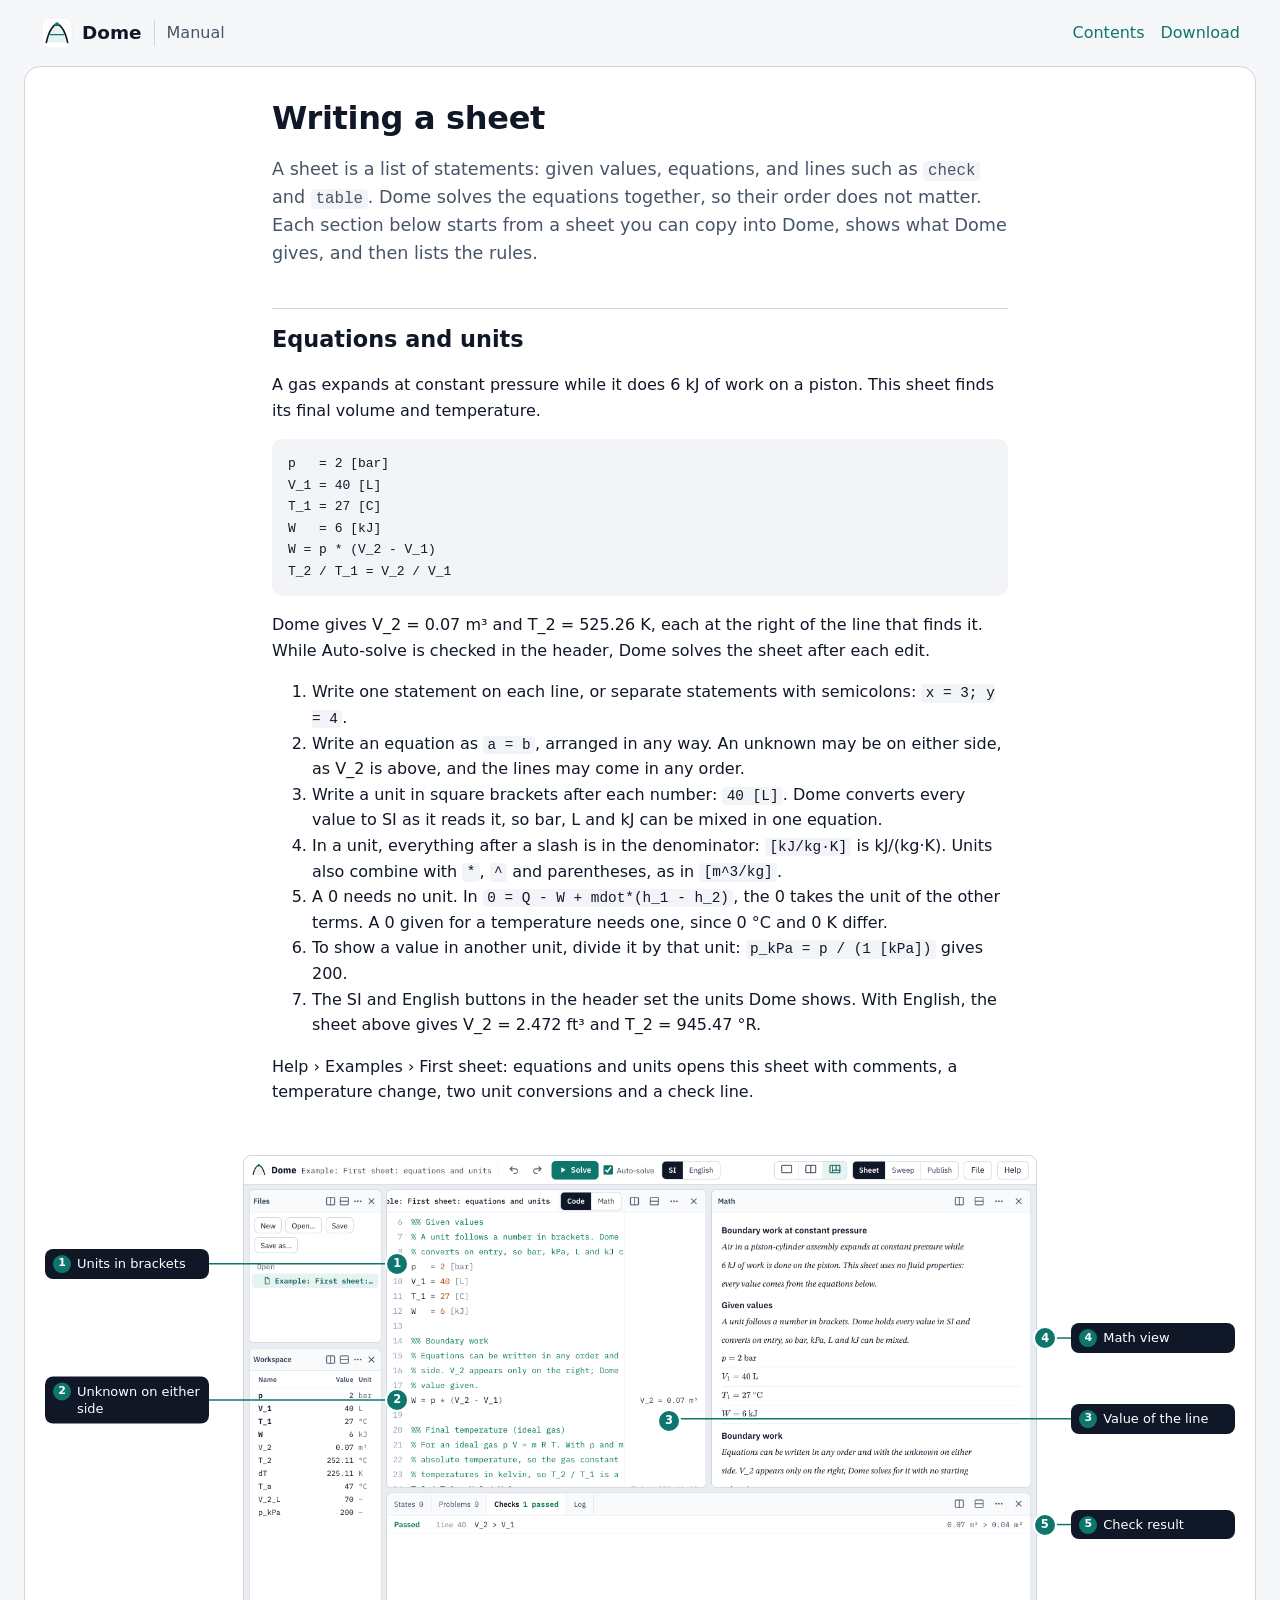
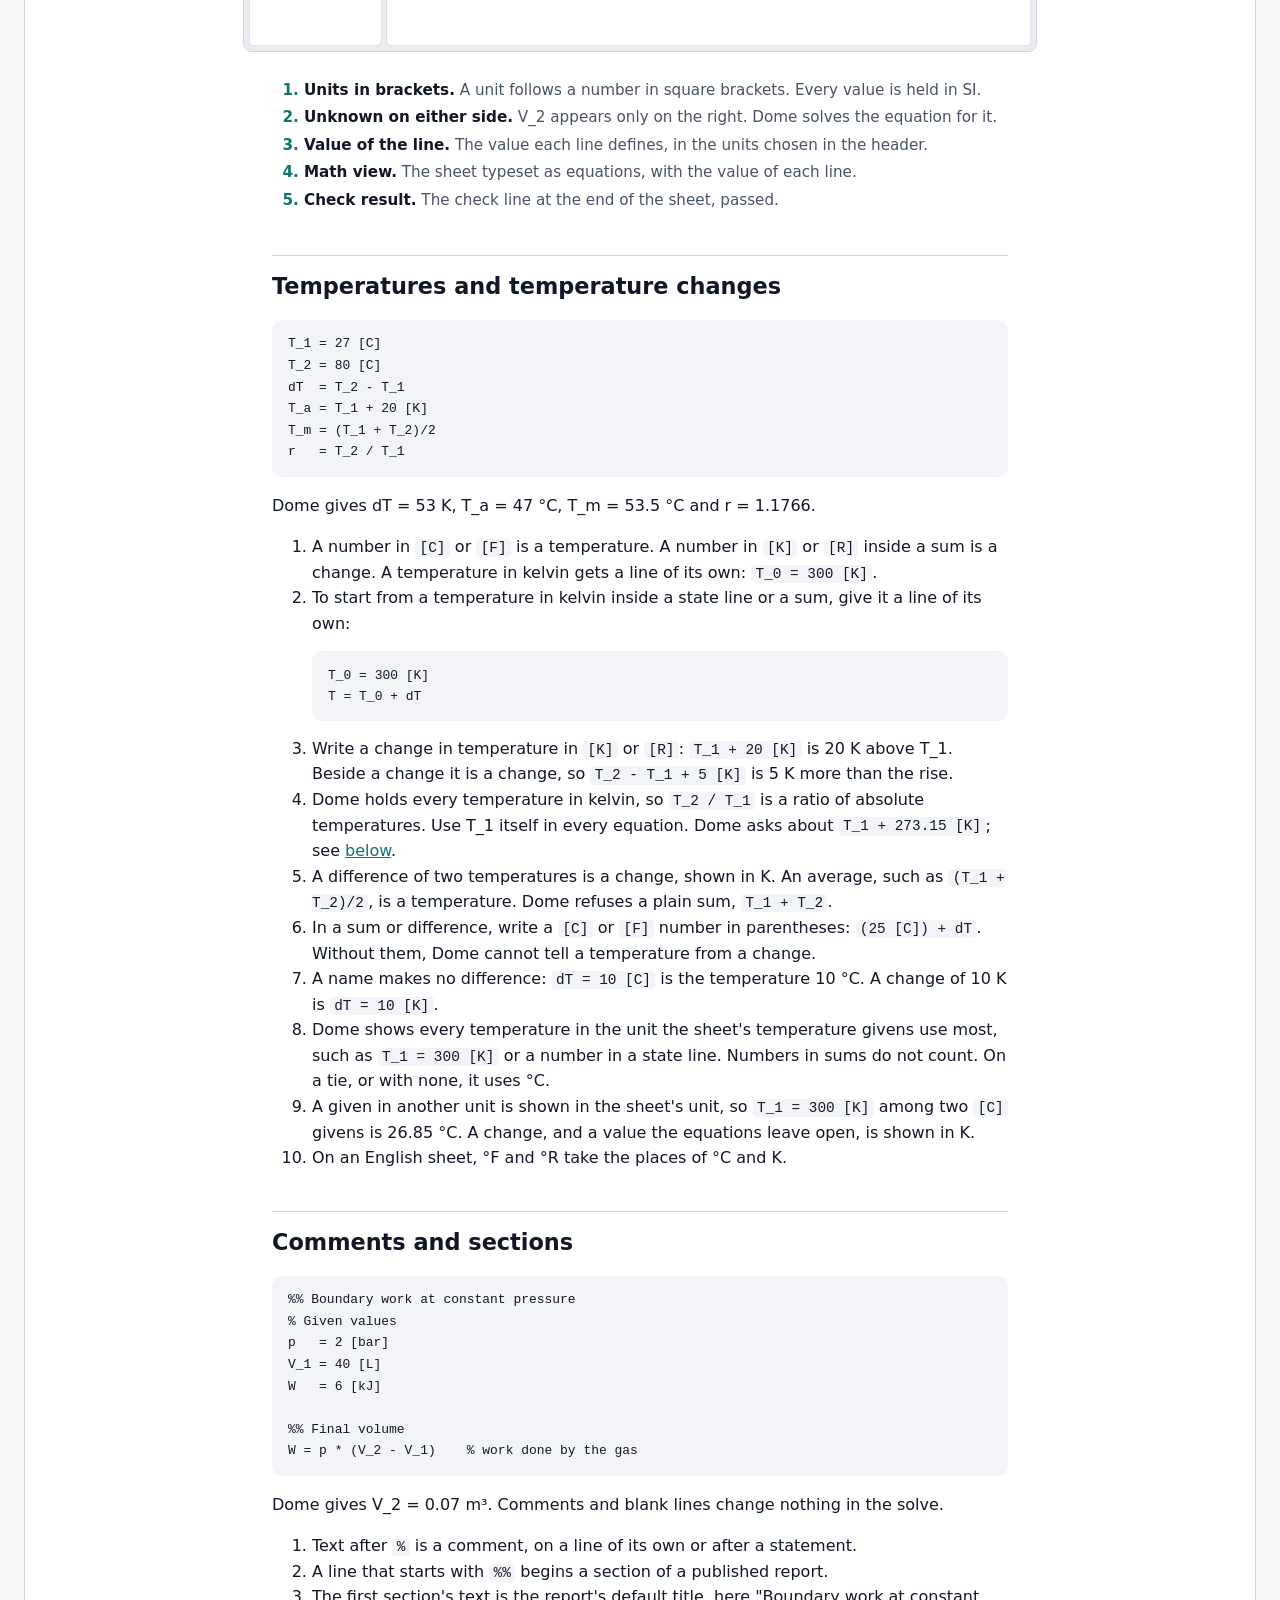
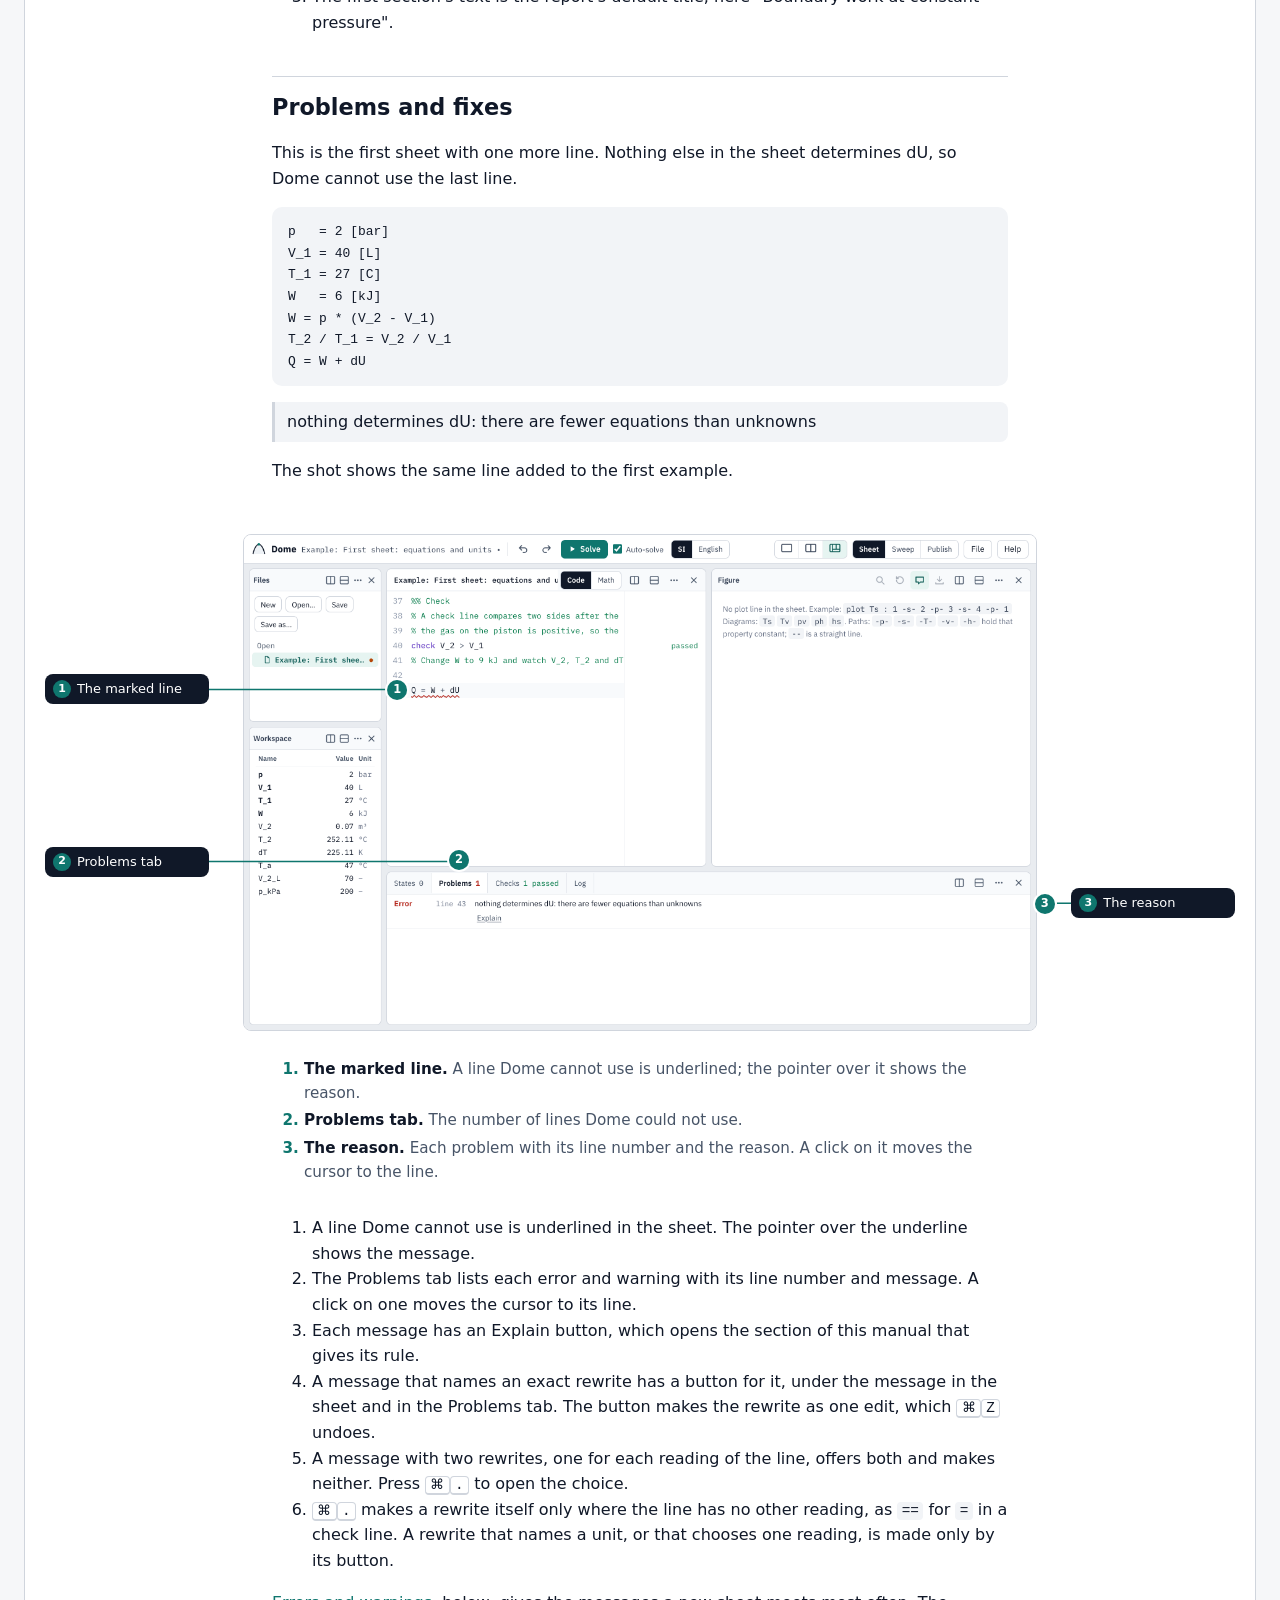
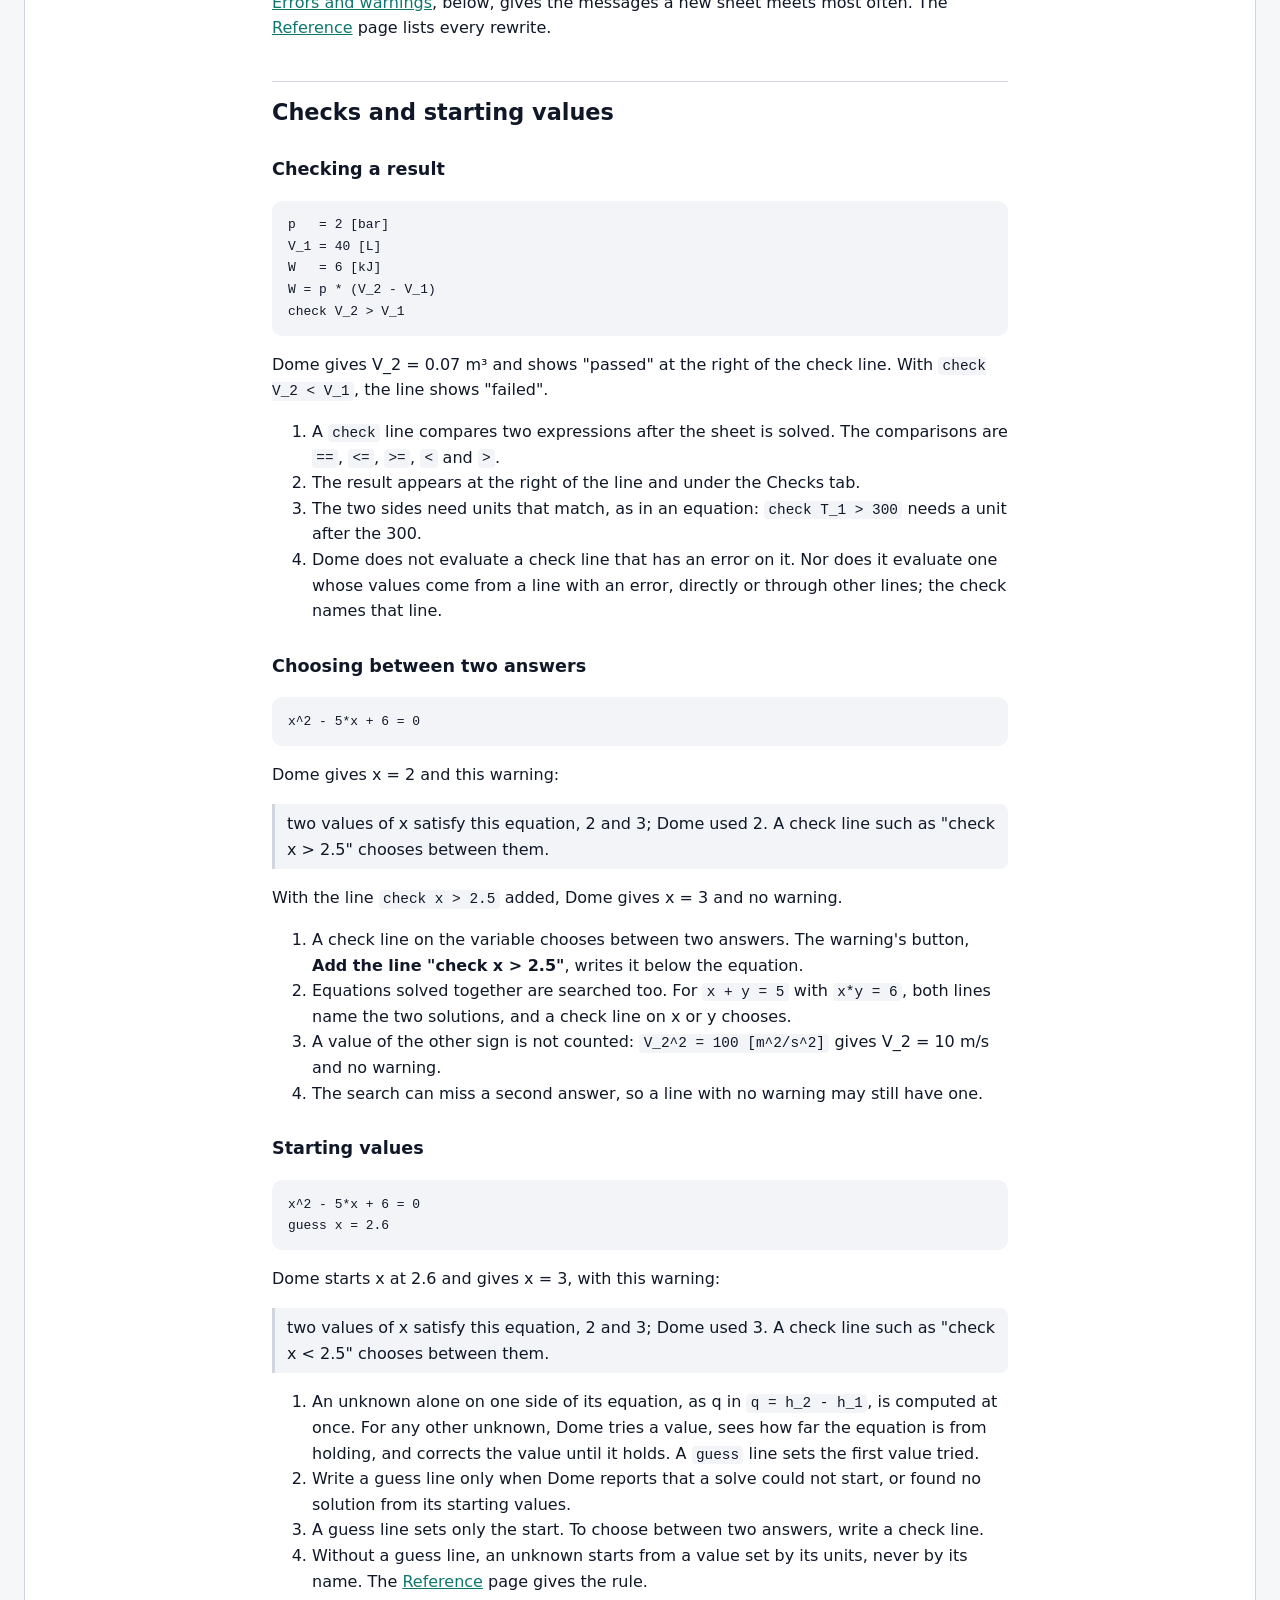
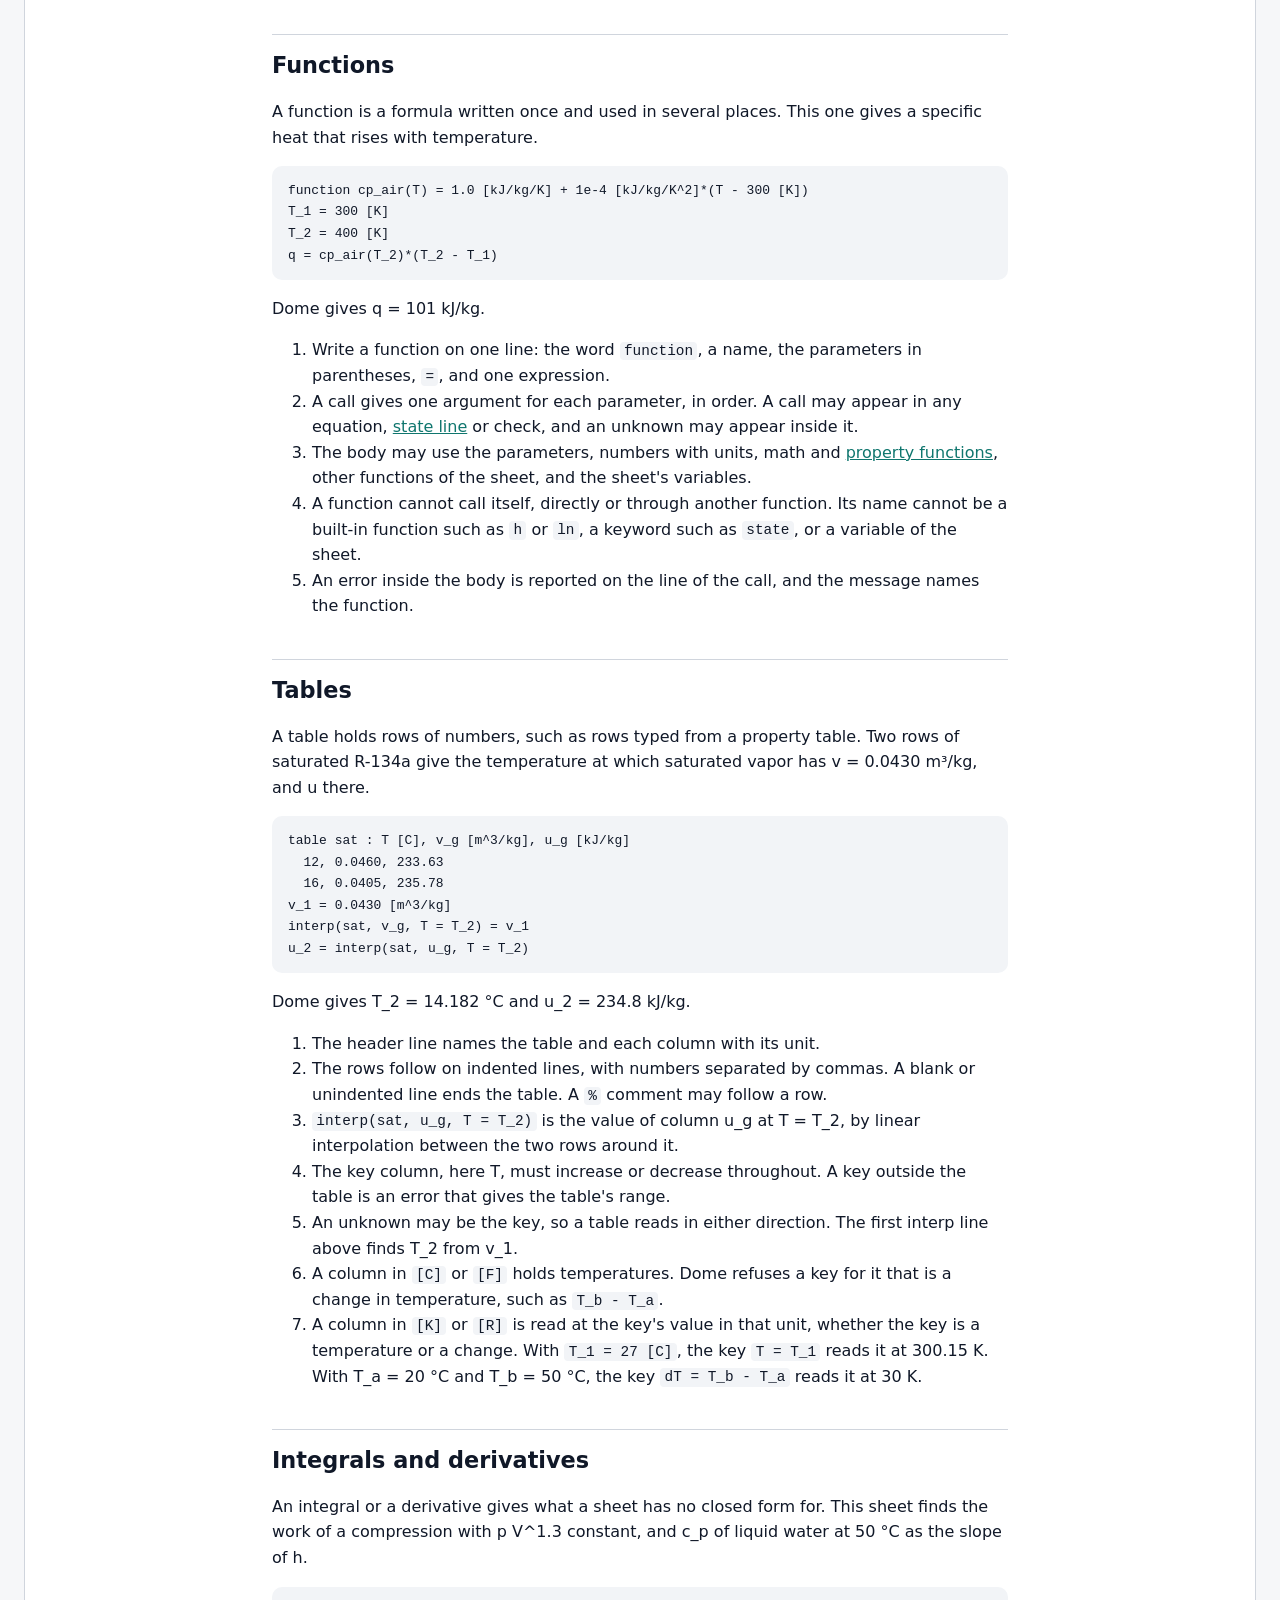
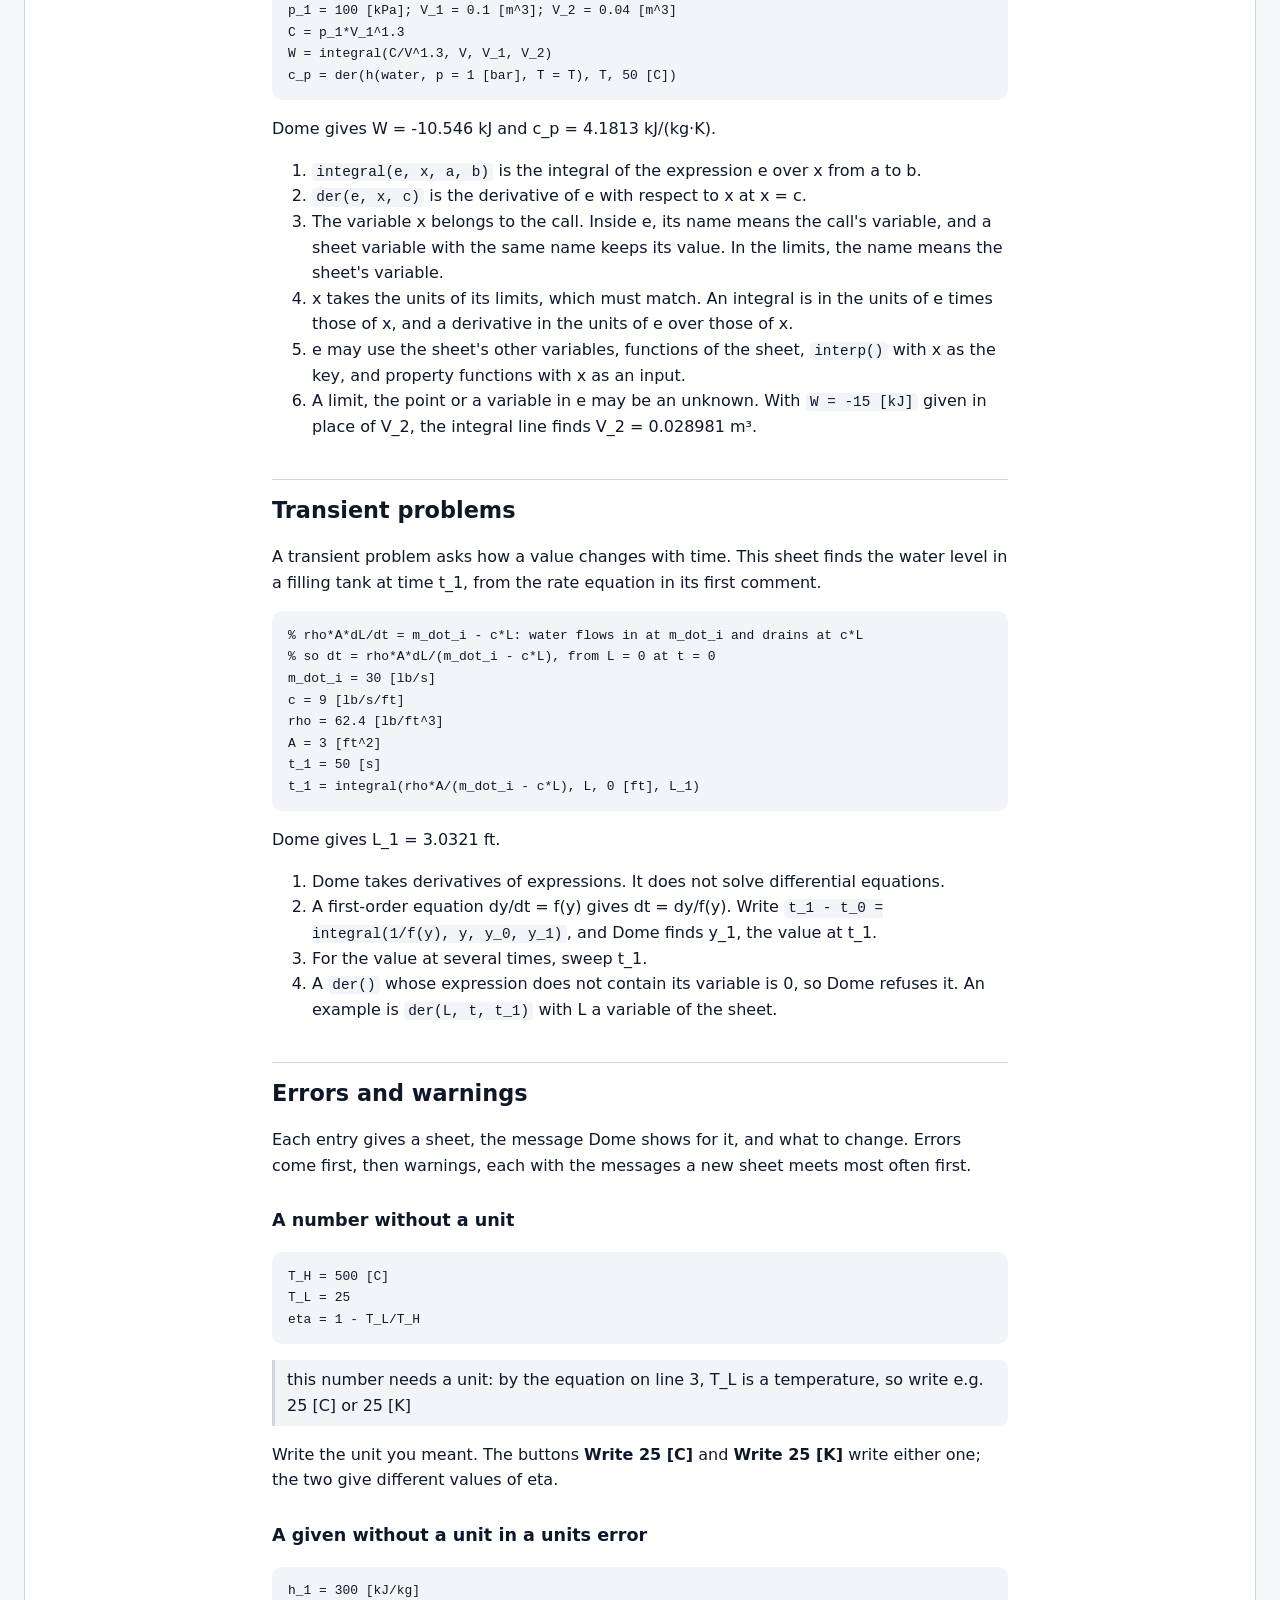
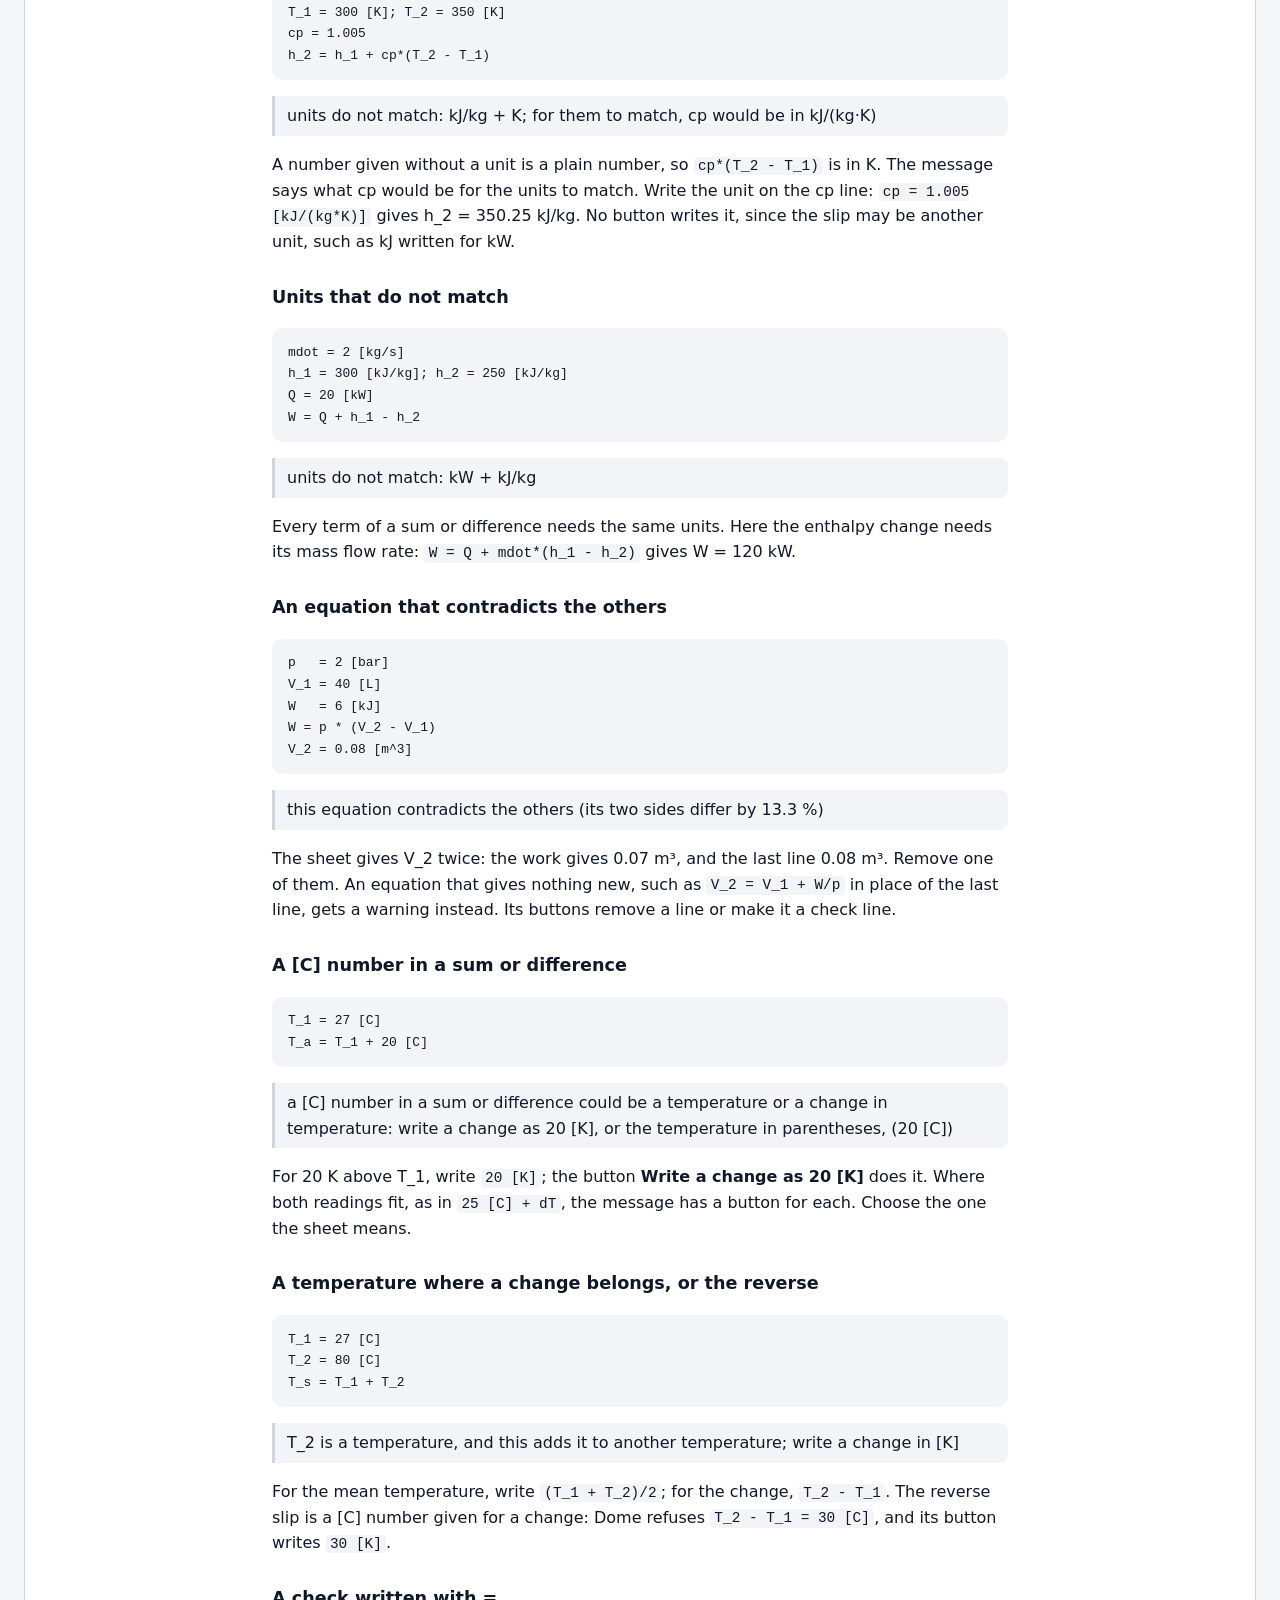
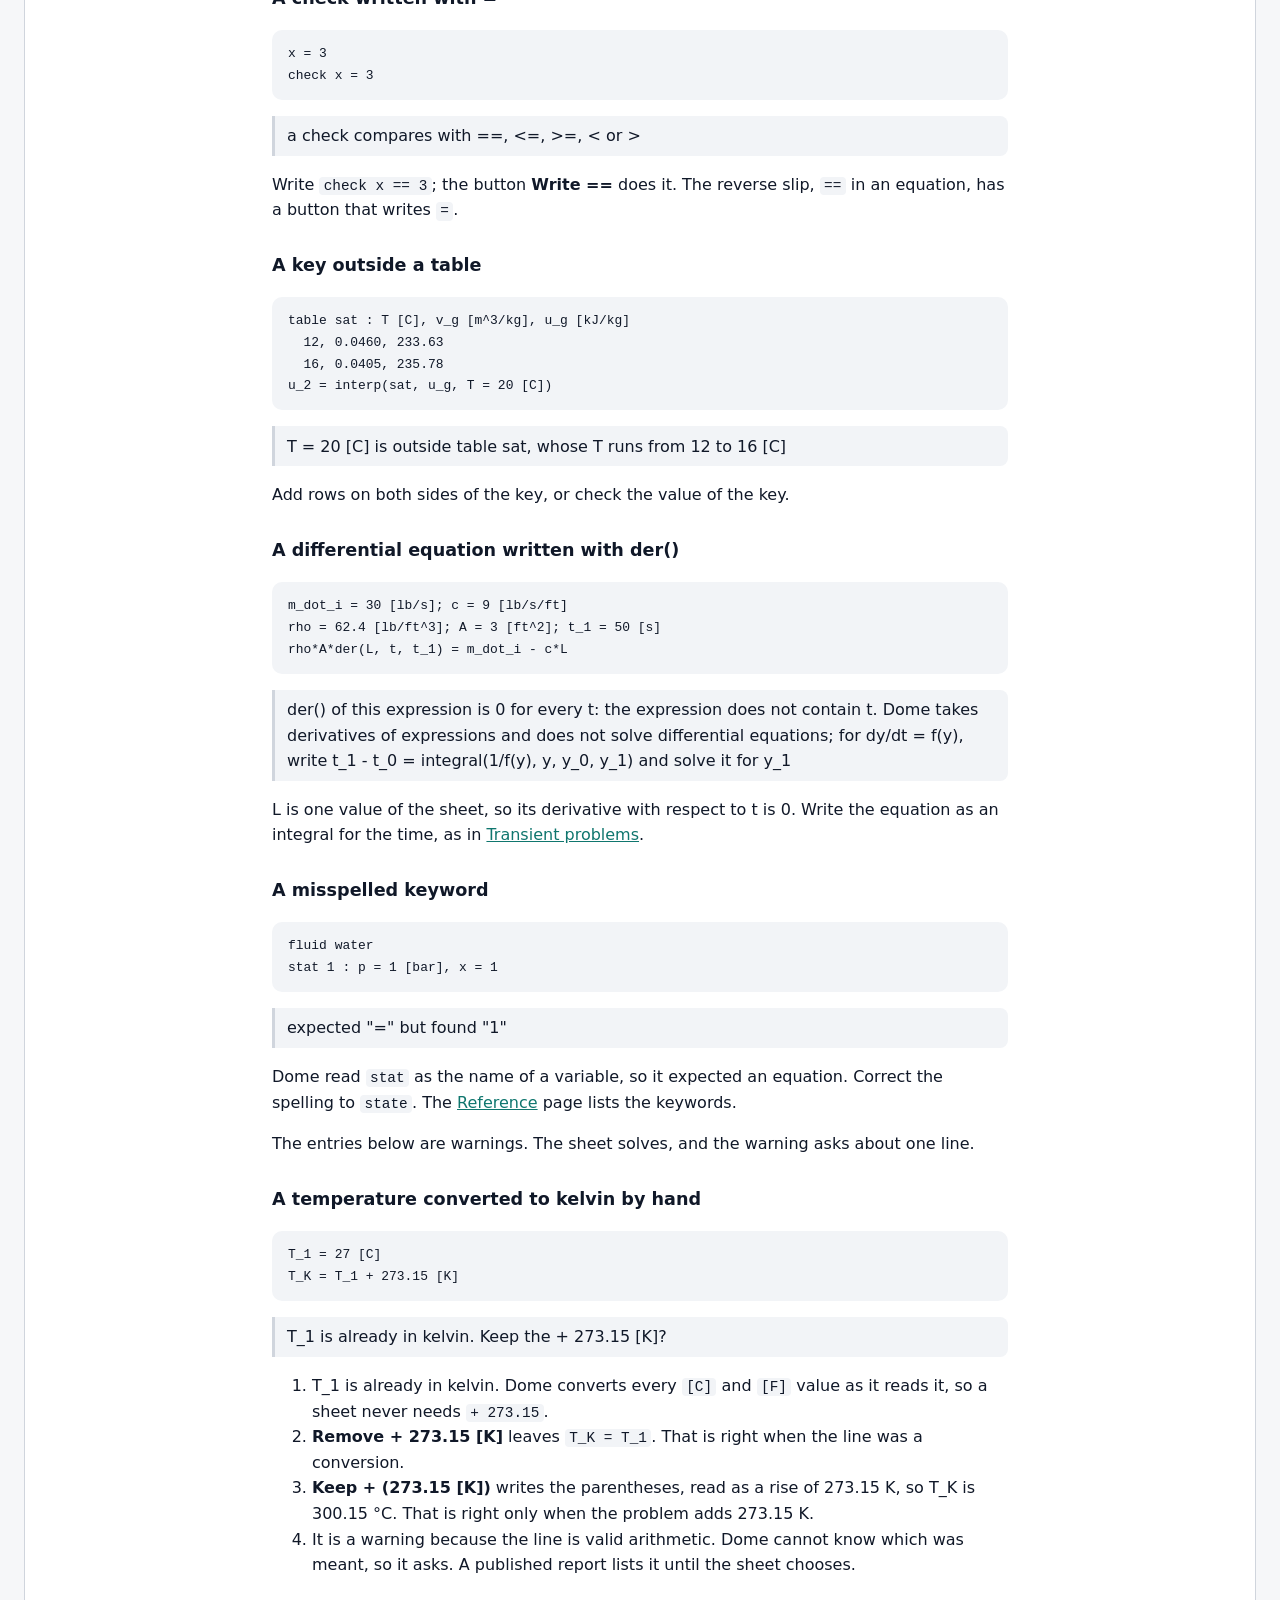
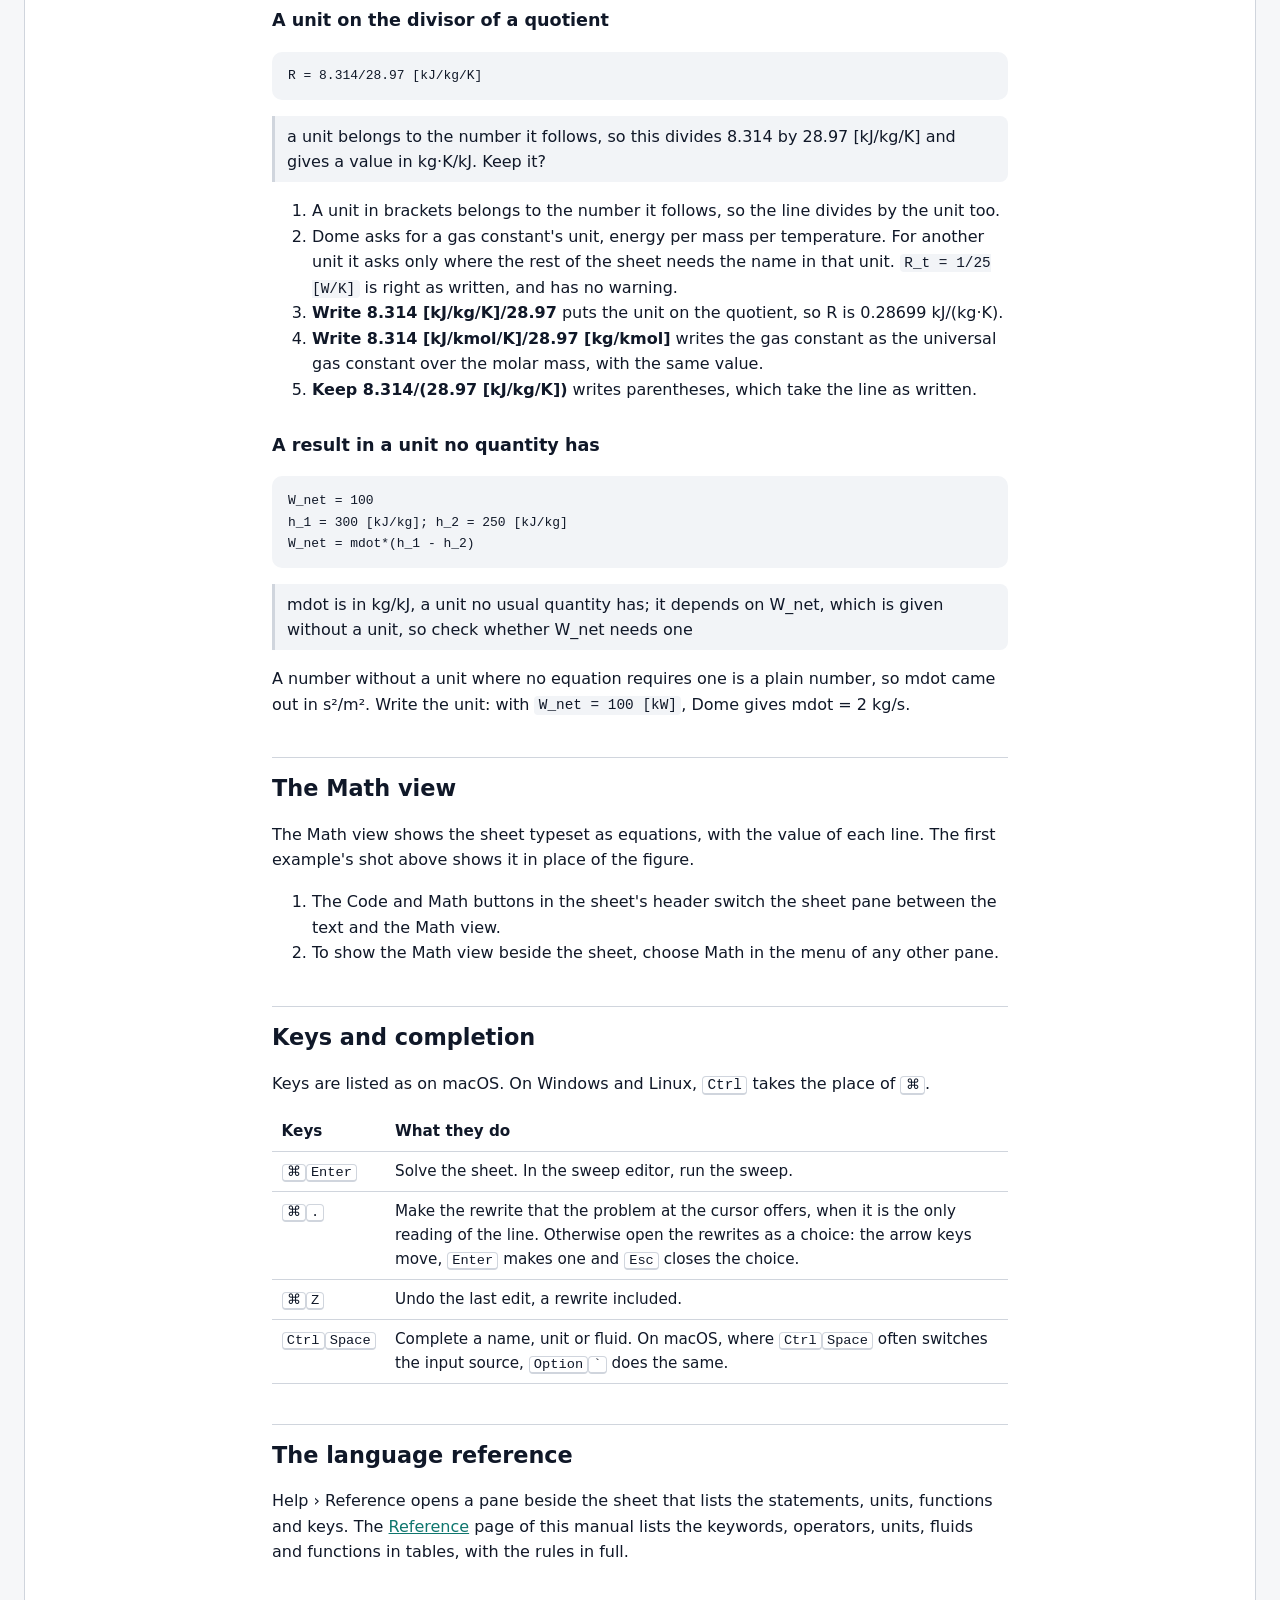
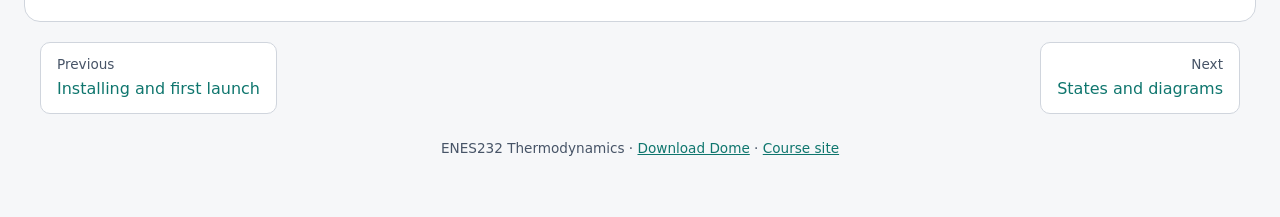
<file: manual/sheet.html>
<!doctype html>
<!-- Generated by tools/manual/build.mjs (npm run manual) from tools/manual/pages/. Edit the template, not this file. -->
<html lang="en">
<head>
<meta charset="utf-8">
<meta name="viewport" content="width=device-width, initial-scale=1">
<title>Writing a sheet · Dome manual</title>
<meta name="description" content="Equations and units, temperatures, comments and sections, problems and their fixes, checks and starting values, functions, tables, integrals and derivatives, the messages Dome gives, the Math view, and keys.">
<link rel="icon" href="data:image/svg+xml,%3Csvg xmlns='http://www.w3.org/2000/svg' viewBox='0 0 1024 1024'%3E%3Crect x='64' y='64' width='896' height='896' rx='200' fill='%23fff' stroke='%23D0D5DD' stroke-width='8'/%3E%3Cpath d='M190 800 C 280 380, 430 250, 512 250 C 594 250, 744 380, 834 800' fill='%23E6F4F1' stroke='%23101828' stroke-width='48' stroke-linecap='round'/%3E%3Cpath d='M300 560 L 724 560' stroke='%230F766E' stroke-width='40' stroke-linecap='round'/%3E%3Ccircle cx='512' cy='250' r='62' fill='%230F766E'/%3E%3C/svg%3E">
<link rel="stylesheet" href="manual.css">
</head>
<body>
<header class="site">
  <a class="brand" href="index.html"><svg viewBox="0 0 1024 1024" aria-hidden="true"><rect x="64" y="64" width="896" height="896" rx="200" fill="#FFFFFF" stroke="#D0D5DD" stroke-width="8"/><path d="M190 800 C 280 380, 430 250, 512 250 C 594 250, 744 380, 834 800" fill="#E6F4F1" stroke="#101828" stroke-width="48" stroke-linecap="round"/><path d="M300 560 L 724 560" stroke="#0F766E" stroke-width="40" stroke-linecap="round"/><circle cx="512" cy="250" r="62" fill="#0F766E"/></svg><span>Dome</span></a>
  <span class="section">Manual</span>
  <nav aria-label="Manual"><a href="index.html">Contents</a><a href="../index.html">Download</a></nav>
</header>
<main class="page">
<h1>Writing a sheet</h1>
<p class="lede">A sheet is a list of statements: given values, equations, and lines such as <code>check</code> and <code>table</code>. Dome solves the equations together, so their order does not matter. Each section below starts from a sheet you can copy into Dome, shows what Dome gives, and then lists the rules.</p>

<h2 id="equations">Equations and units</h2>
<p>A gas expands at constant pressure while it does 6 kJ of work on a piston. This sheet finds its final volume and temperature.</p>
<pre><code>p   = 2 [bar]
V_1 = 40 [L]
T_1 = 27 [C]
W   = 6 [kJ]
W = p * (V_2 - V_1)
T_2 / T_1 = V_2 / V_1</code></pre>
<p>Dome gives V_2 = 0.07 m³ and T_2 = 525.26 K, each at the right of the line that finds it. While Auto-solve is checked in the header, Dome solves the sheet after each edit.</p>
<ol>
  <li>Write one statement on each line, or separate statements with semicolons: <code>x = 3; y = 4</code>.</li>
  <li>Write an equation as <code>a = b</code>, arranged in any way. An unknown may be on either side, as V_2 is above, and the lines may come in any order.</li>
  <li id="units">Write a unit in square brackets after each number: <code>40 [L]</code>. Dome converts every value to SI as it reads it, so bar, L and kJ can be mixed in one equation.</li>
  <li>In a unit, everything after a slash is in the denominator: <code>[kJ/kg·K]</code> is kJ/(kg·K). Units also combine with <code>*</code>, <code>^</code> and parentheses, as in <code>[m^3/kg]</code>.</li>
  <li>A 0 needs no unit. In <code>0 = Q - W + mdot*(h_1 - h_2)</code>, the 0 takes the unit of the other terms. A 0 given for a temperature needs one, since 0 °C and 0 K differ.</li>
  <li>To show a value in another unit, divide it by that unit: <code>p_kPa = p / (1 [kPa])</code> gives 200.</li>
  <li>The SI and English buttons in the header set the units Dome shows. With English, the sheet above gives V_2 = 2.472 ft³ and T_2 = 945.47 °R.</li>
</ol>
<p>Help › Examples › First sheet: equations and units opens this sheet with comments, a temperature change, two unit conversions and a check line.</p>
<figure class="shot wl" style="--fw:1200;--fwpx:1200px;--nwpx:836px;--ar:1200/541.5;--il:16.83%;--it:4.06%;--iw:66.33%">
  <div class="frame">
    <svg class="leaders" viewBox="0 0 1200 541.5" aria-hidden="true"><line x1="168" y1="130.89" x2="358.74" y2="130.89"/><line x1="168" y1="267.33" x2="358.74" y2="267.33"/><line x1="1032" y1="286.35" x2="629.19" y2="286.35"/><line x1="1032" y1="205.39" x2="1004.26" y2="205.39"/><line x1="1032" y1="392.2" x2="1003.64" y2="392.2"/></svg>
    <div class="img"><a href="img/first-sheet.png"><img src="img/first-sheet.png" width="1280" height="800" alt="The first example with the Math view in place of the figure: given values with units and the boundary work equation in the sheet, the same equations typeset with values on the right, and the Checks tab below."></a><span class="mks" aria-hidden="true"><span class="mk left" style="left:21.1%;top:21.89%">1</span><span class="mk left" style="left:21.1%;top:49.31%">2</span><span class="mk bottom" style="left:53.67%;top:50.88%">3</span><span class="mk right" style="left:99.37%;top:36.86%">4</span><span class="mk right" style="left:99.3%;top:74.41%">5</span></span></div>
    <span class="bubs" aria-hidden="true"><span class="bub left" style="top:24.17%"><b>1</b>Units in brackets</span><span class="bub left" style="top:49.37%"><b>2</b>Unknown on either side</span><span class="bub right" style="top:52.88%"><b>3</b>Value of the line</span><span class="bub right" style="top:37.93%"><b>4</b>Math view</span><span class="bub right" style="top:72.43%"><b>5</b>Check result</span></span>
  </div>
  <figcaption><ol class="legend">
    <li><b>Units in brackets.</b> A unit follows a number in square brackets. Every value is held in SI.</li>
    <li><b>Unknown on either side.</b> V_2 appears only on the right. Dome solves the equation for it.</li>
    <li><b>Value of the line.</b> The value each line defines, in the units chosen in the header.</li>
    <li><b>Math view.</b> The sheet typeset as equations, with the value of each line.</li>
    <li><b>Check result.</b> The check line at the end of the sheet, passed.</li>
  </ol></figcaption>
</figure>

<h2 id="temperatures">Temperatures and temperature changes</h2>
<pre><code>T_1 = 27 [C]
T_2 = 80 [C]
dT  = T_2 - T_1
T_a = T_1 + 20 [K]
T_m = (T_1 + T_2)/2
r   = T_2 / T_1</code></pre>
<p>Dome gives dT = 53 K, T_a = 47 °C, T_m = 53.5 °C and r = 1.1766.</p>
<ol>
  <li>A number in <code>[C]</code> or <code>[F]</code> is a temperature. A number in <code>[K]</code> or <code>[R]</code> inside a sum is a change. A temperature in kelvin gets a line of its own: <code>T_0 = 300 [K]</code>.</li>
  <li>To start from a temperature in kelvin inside a state line or a sum, give it a line of its own:
<pre><code>T_0 = 300 [K]
T = T_0 + dT</code></pre></li>
  <li>Write a change in temperature in <code>[K]</code> or <code>[R]</code>: <code>T_1 + 20 [K]</code> is 20 K above T_1. Beside a change it is a change, so <code>T_2 - T_1 + 5 [K]</code> is 5 K more than the rise.</li>
  <li>Dome holds every temperature in kelvin, so <code>T_2 / T_1</code> is a ratio of absolute temperatures. Use T_1 itself in every equation. Dome asks about <code>T_1 + 273.15 [K]</code>; see <a href="#hand-conversion">below</a>.</li>
  <li>A difference of two temperatures is a change, shown in K. An average, such as <code>(T_1 + T_2)/2</code>, is a temperature. Dome refuses a plain sum, <code>T_1 + T_2</code>.</li>
  <li>In a sum or difference, write a <code>[C]</code> or <code>[F]</code> number in parentheses: <code>(25 [C]) + dT</code>. Without them, Dome cannot tell a temperature from a change.</li>
  <li>A name makes no difference: <code>dT = 10 [C]</code> is the temperature 10 °C. A change of 10 K is <code>dT = 10 [K]</code>.</li>
  <li>Dome shows every temperature in the unit the sheet's temperature givens use most, such as <code>T_1 = 300 [K]</code> or a number in a state line. Numbers in sums do not count. On a tie, or with none, it uses °C.</li>
  <li>A given in another unit is shown in the sheet's unit, so <code>T_1 = 300 [K]</code> among two <code>[C]</code> givens is 26.85 °C. A change, and a value the equations leave open, is shown in K.</li>
  <li>On an English sheet, °F and °R take the places of °C and K.</li>
</ol>

<h2 id="comments">Comments and sections</h2>
<pre><code>%% Boundary work at constant pressure
% Given values
p   = 2 [bar]
V_1 = 40 [L]
W   = 6 [kJ]

%% Final volume
W = p * (V_2 - V_1)    % work done by the gas</code></pre>
<p>Dome gives V_2 = 0.07 m³. Comments and blank lines change nothing in the solve.</p>
<ol>
  <li>Text after <code>%</code> is a comment, on a line of its own or after a statement.</li>
  <li>A line that starts with <code>%%</code> begins a section of a published report.</li>
  <li>The first section's text is the report's default title, here "Boundary work at constant pressure".</li>
</ol>

<h2 id="problems">Problems and fixes</h2>
<p>This is the first sheet with one more line. Nothing else in the sheet determines dU, so Dome cannot use the last line.</p>
<pre class="refused"><code>p   = 2 [bar]
V_1 = 40 [L]
T_1 = 27 [C]
W   = 6 [kJ]
W = p * (V_2 - V_1)
T_2 / T_1 = V_2 / V_1
Q = W + dU</code></pre>
<p class="msg">nothing determines dU: there are fewer equations than unknowns</p>
<p>The shot shows the same line added to the first example.</p>
<figure class="shot wl" style="--fw:1200;--fwpx:1200px;--nwpx:836px;--ar:1200/541.5;--il:16.83%;--it:4.06%;--iw:66.33%">
  <div class="frame">
    <svg class="leaders" viewBox="0 0 1200 541.5" aria-hidden="true"><line x1="168" y1="177.78" x2="358.74" y2="177.78"/><line x1="168" y1="350.17" x2="418.76" y2="350.17"/><line x1="1032" y1="391.89" x2="1003.64" y2="391.89"/></svg>
    <div class="img"><a href="img/problems.png"><img src="img/problems.png" width="1280" height="800" alt="The line Q = W + dU added at the end of the first example: dU is defined nowhere else, so the line is underlined in the sheet and listed under the Problems tab with the reason."></a><span class="mks" aria-hidden="true"><span class="mk left" style="left:21.1%;top:31.31%">1</span><span class="mk top" style="left:27.23%;top:68.22%">2</span><span class="mk right" style="left:99.3%;top:74.35%">3</span></span></div>
    <span class="bubs" aria-hidden="true"><span class="bub left" style="top:32.83%"><b>1</b>The marked line</span><span class="bub left" style="top:64.67%"><b>2</b>Problems tab</span><span class="bub right" style="top:72.37%"><b>3</b>The reason</span></span>
  </div>
  <figcaption><ol class="legend">
    <li><b>The marked line.</b> A line Dome cannot use is underlined; the pointer over it shows the reason.</li>
    <li><b>Problems tab.</b> The number of lines Dome could not use.</li>
    <li><b>The reason.</b> Each problem with its line number and the reason. A click on it moves the cursor to the line.</li>
  </ol></figcaption>
</figure>
<ol>
  <li>A line Dome cannot use is underlined in the sheet. The pointer over the underline shows the message.</li>
  <li>The Problems tab lists each error and warning with its line number and message. A click on one moves the cursor to its line.</li>
  <li>Each message has an Explain button, which opens the section of this manual that gives its rule.</li>
  <li>A message that names an exact rewrite has a button for it, under the message in the sheet and in the Problems tab. The button makes the rewrite as one edit, which <kbd>⌘</kbd><kbd>Z</kbd> undoes.</li>
  <li>A message with two rewrites, one for each reading of the line, offers both and makes neither. Press <kbd>⌘</kbd><kbd>.</kbd> to open the choice.</li>
  <li><kbd>⌘</kbd><kbd>.</kbd> makes a rewrite itself only where the line has no other reading, as <code>==</code> for <code>=</code> in a check line. A rewrite that names a unit, or that chooses one reading, is made only by its button.</li>
</ol>
<p><a href="#refuses">Errors and warnings</a>, below, gives the messages a new sheet meets most often. The <a href="reference.html#rewrites">Reference</a> page lists every rewrite.</p>

<h2 id="checks">Checks and starting values</h2>
<h3>Checking a result</h3>
<pre><code>p   = 2 [bar]
V_1 = 40 [L]
W   = 6 [kJ]
W = p * (V_2 - V_1)
check V_2 &gt; V_1</code></pre>
<p>Dome gives V_2 = 0.07 m³ and shows "passed" at the right of the check line. With <code>check V_2 &lt; V_1</code>, the line shows "failed".</p>
<ol>
  <li>A <code>check</code> line compares two expressions after the sheet is solved. The comparisons are <code>==</code>, <code>&lt;=</code>, <code>&gt;=</code>, <code>&lt;</code> and <code>&gt;</code>.</li>
  <li>The result appears at the right of the line and under the Checks tab.</li>
  <li>The two sides need units that match, as in an equation: <code>check T_1 &gt; 300</code> needs a unit after the 300.</li>
  <li>Dome does not evaluate a check line that has an error on it. Nor does it evaluate one whose values come from a line with an error, directly or through other lines; the check names that line.</li>
</ol>

<h3 id="two-answers">Choosing between two answers</h3>
<pre><code>x^2 - 5*x + 6 = 0</code></pre>
<p>Dome gives x = 2 and this warning:</p>
<p class="msg">two values of x satisfy this equation, 2 and 3; Dome used 2. A check line such as "check x &gt; 2.5" chooses between them.</p>
<p>With the line <code>check x &gt; 2.5</code> added, Dome gives x = 3 and no warning.</p>
<ol>
  <li>A check line on the variable chooses between two answers. The warning's button, <strong>Add the line "check x &gt; 2.5"</strong>, writes it below the equation.</li>
  <li>Equations solved together are searched too. For <code>x + y = 5</code> with <code>x*y = 6</code>, both lines name the two solutions, and a check line on x or y chooses.</li>
  <li>A value of the other sign is not counted: <code>V_2^2 = 100 [m^2/s^2]</code> gives V_2 = 10 m/s and no warning.</li>
  <li>The search can miss a second answer, so a line with no warning may still have one.</li>
</ol>

<h3 id="guess">Starting values</h3>
<pre><code>x^2 - 5*x + 6 = 0
guess x = 2.6</code></pre>
<p>Dome starts x at 2.6 and gives x = 3, with this warning:</p>
<p class="msg">two values of x satisfy this equation, 2 and 3; Dome used 3. A check line such as "check x &lt; 2.5" chooses between them.</p>
<ol>
  <li>An unknown alone on one side of its equation, as q in <code>q = h_2 - h_1</code>, is computed at once. For any other unknown, Dome tries a value, sees how far the equation is from holding, and corrects the value until it holds. A <code>guess</code> line sets the first value tried.</li>
  <li>Write a guess line only when Dome reports that a solve could not start, or found no solution from its starting values.</li>
  <li>A guess line sets only the start. To choose between two answers, write a check line.</li>
  <li>Without a guess line, an unknown starts from a value set by its units, never by its name. The <a href="reference.html#starting-values">Reference</a> page gives the rule.</li>
</ol>

<h2 id="functions">Functions</h2>
<p>A function is a formula written once and used in several places. This one gives a specific heat that rises with temperature.</p>
<pre><code>function cp_air(T) = 1.0 [kJ/kg/K] + 1e-4 [kJ/kg/K^2]*(T - 300 [K])
T_1 = 300 [K]
T_2 = 400 [K]
q = cp_air(T_2)*(T_2 - T_1)</code></pre>
<p>Dome gives q = 101 kJ/kg.</p>
<ol>
  <li>Write a function on one line: the word <code>function</code>, a name, the parameters in parentheses, <code>=</code>, and one expression.</li>
  <li>A call gives one argument for each parameter, in order. A call may appear in any equation, <a href="states.html#state-lines">state line</a> or check, and an unknown may appear inside it.</li>
  <li>The body may use the parameters, numbers with units, math and <a href="states.html#property-functions">property functions</a>, other functions of the sheet, and the sheet's variables.</li>
  <li>A function cannot call itself, directly or through another function. Its name cannot be a built-in function such as <code>h</code> or <code>ln</code>, a keyword such as <code>state</code>, or a variable of the sheet.</li>
  <li>An error inside the body is reported on the line of the call, and the message names the function.</li>
</ol>

<h2 id="tables">Tables</h2>
<p>A table holds rows of numbers, such as rows typed from a property table. Two rows of saturated R-134a give the temperature at which saturated vapor has v = 0.0430 m³/kg, and u there.</p>
<pre><code>table sat : T [C], v_g [m^3/kg], u_g [kJ/kg]
  12, 0.0460, 233.63
  16, 0.0405, 235.78
v_1 = 0.0430 [m^3/kg]
interp(sat, v_g, T = T_2) = v_1
u_2 = interp(sat, u_g, T = T_2)</code></pre>
<p>Dome gives T_2 = 14.182 °C and u_2 = 234.8 kJ/kg.</p>
<ol>
  <li>The header line names the table and each column with its unit.</li>
  <li>The rows follow on indented lines, with numbers separated by commas. A blank or unindented line ends the table. A <code>%</code> comment may follow a row.</li>
  <li><code>interp(sat, u_g, T = T_2)</code> is the value of column u_g at T = T_2, by linear interpolation between the two rows around it.</li>
  <li>The key column, here T, must increase or decrease throughout. A key outside the table is an error that gives the table's range.</li>
  <li>An unknown may be the key, so a table reads in either direction. The first interp line above finds T_2 from v_1.</li>
  <li>A column in <code>[C]</code> or <code>[F]</code> holds temperatures. Dome refuses a key for it that is a change in temperature, such as <code>T_b - T_a</code>.</li>
  <li>A column in <code>[K]</code> or <code>[R]</code> is read at the key's value in that unit, whether the key is a temperature or a change. With <code>T_1 = 27 [C]</code>, the key <code>T = T_1</code> reads it at 300.15 K. With T_a = 20 °C and T_b = 50 °C, the key <code>dT = T_b - T_a</code> reads it at 30 K.</li>
</ol>

<h2 id="integrals">Integrals and derivatives</h2>
<p>An integral or a derivative gives what a sheet has no closed form for. This sheet finds the work of a compression with p V^1.3 constant, and c_p of liquid water at 50 °C as the slope of h.</p>
<pre><code>p_1 = 100 [kPa]; V_1 = 0.1 [m^3]; V_2 = 0.04 [m^3]
C = p_1*V_1^1.3
W = integral(C/V^1.3, V, V_1, V_2)
c_p = der(h(water, p = 1 [bar], T = T), T, 50 [C])</code></pre>
<p>Dome gives W = -10.546 kJ and c_p = 4.1813 kJ/(kg·K).</p>
<ol>
  <li><code>integral(e, x, a, b)</code> is the integral of the expression e over x from a to b.</li>
  <li><code>der(e, x, c)</code> is the derivative of e with respect to x at x = c.</li>
  <li>The variable x belongs to the call. Inside e, its name means the call's variable, and a sheet variable with the same name keeps its value. In the limits, the name means the sheet's variable.</li>
  <li>x takes the units of its limits, which must match. An integral is in the units of e times those of x, and a derivative in the units of e over those of x.</li>
  <li>e may use the sheet's other variables, functions of the sheet, <code>interp()</code> with x as the key, and property functions with x as an input.</li>
  <li>A limit, the point or a variable in e may be an unknown. With <code>W = -15 [kJ]</code> given in place of V_2, the integral line finds V_2 = 0.028981 m³.</li>
</ol>

<h2 id="transient">Transient problems</h2>
<p>A transient problem asks how a value changes with time. This sheet finds the water level in a filling tank at time t_1, from the rate equation in its first comment.</p>
<pre><code>% rho*A*dL/dt = m_dot_i - c*L: water flows in at m_dot_i and drains at c*L
% so dt = rho*A*dL/(m_dot_i - c*L), from L = 0 at t = 0
m_dot_i = 30 [lb/s]
c = 9 [lb/s/ft]
rho = 62.4 [lb/ft^3]
A = 3 [ft^2]
t_1 = 50 [s]
t_1 = integral(rho*A/(m_dot_i - c*L), L, 0 [ft], L_1)</code></pre>
<p>Dome gives L_1 = 3.0321 ft.</p>
<ol>
  <li>Dome takes derivatives of expressions. It does not solve differential equations.</li>
  <li>A first-order equation dy/dt = f(y) gives dt = dy/f(y). Write <code>t_1 - t_0 = integral(1/f(y), y, y_0, y_1)</code>, and Dome finds y_1, the value at t_1.</li>
  <li>For the value at several times, sweep t_1.</li>
  <li>A <code>der()</code> whose expression does not contain its variable is 0, so Dome refuses it. An example is <code>der(L, t, t_1)</code> with L a variable of the sheet.</li>
</ol>

<h2 id="refuses">Errors and warnings</h2>
<p>Each entry gives a sheet, the message Dome shows for it, and what to change. Errors come first, then warnings, each with the messages a new sheet meets most often first.</p>

<h3>A number without a unit</h3>
<pre class="refused"><code>T_H = 500 [C]
T_L = 25
eta = 1 - T_L/T_H</code></pre>
<p class="msg">this number needs a unit: by the equation on line 3, T_L is a temperature, so write e.g. 25 [C] or 25 [K]</p>
<p>Write the unit you meant. The buttons <strong>Write 25 [C]</strong> and <strong>Write 25 [K]</strong> write either one; the two give different values of eta.</p>

<h3>A given without a unit in a units error</h3>
<pre class="refused"><code>h_1 = 300 [kJ/kg]
T_1 = 300 [K]; T_2 = 350 [K]
cp = 1.005
h_2 = h_1 + cp*(T_2 - T_1)</code></pre>
<p class="msg">units do not match: kJ/kg + K; for them to match, cp would be in kJ/(kg·K)</p>
<p>A number given without a unit is a plain number, so <code>cp*(T_2 - T_1)</code> is in K. The message says what cp would be for the units to match. Write the unit on the cp line: <code>cp = 1.005 [kJ/(kg*K)]</code> gives h_2 = 350.25 kJ/kg. No button writes it, since the slip may be another unit, such as kJ written for kW.</p>

<h3>Units that do not match</h3>
<pre class="refused"><code>mdot = 2 [kg/s]
h_1 = 300 [kJ/kg]; h_2 = 250 [kJ/kg]
Q = 20 [kW]
W = Q + h_1 - h_2</code></pre>
<p class="msg">units do not match: kW + kJ/kg</p>
<p>Every term of a sum or difference needs the same units. Here the enthalpy change needs its mass flow rate: <code>W = Q + mdot*(h_1 - h_2)</code> gives W = 120 kW.</p>

<h3>An equation that contradicts the others</h3>
<pre class="refused"><code>p   = 2 [bar]
V_1 = 40 [L]
W   = 6 [kJ]
W = p * (V_2 - V_1)
V_2 = 0.08 [m^3]</code></pre>
<p class="msg">this equation contradicts the others (its two sides differ by 13.3 %)</p>
<p>The sheet gives V_2 twice: the work gives 0.07 m³, and the last line 0.08 m³. Remove one of them. An equation that gives nothing new, such as <code>V_2 = V_1 + W/p</code> in place of the last line, gets a warning instead. Its buttons remove a line or make it a check line.</p>

<h3 id="temperature-in-sum">A [C] number in a sum or difference</h3>
<pre class="refused"><code>T_1 = 27 [C]
T_a = T_1 + 20 [C]</code></pre>
<p class="msg">a [C] number in a sum or difference could be a temperature or a change in temperature: write a change as 20 [K], or the temperature in parentheses, (20 [C])</p>
<p>For 20 K above T_1, write <code>20 [K]</code>; the button <strong>Write a change as 20 [K]</strong> does it. Where both readings fit, as in <code>25 [C] + dT</code>, the message has a button for each. Choose the one the sheet means.</p>

<h3 id="temperature-or-change">A temperature where a change belongs, or the reverse</h3>
<pre class="refused"><code>T_1 = 27 [C]
T_2 = 80 [C]
T_s = T_1 + T_2</code></pre>
<p class="msg">T_2 is a temperature, and this adds it to another temperature; write a change in [K]</p>
<p>For the mean temperature, write <code>(T_1 + T_2)/2</code>; for the change, <code>T_2 - T_1</code>. The reverse slip is a [C] number given for a change: Dome refuses <code>T_2 - T_1 = 30 [C]</code>, and its button writes <code>30 [K]</code>.</p>

<h3>A check written with =</h3>
<pre class="refused"><code>x = 3
check x = 3</code></pre>
<p class="msg">a check compares with ==, &lt;=, &gt;=, &lt; or &gt;</p>
<p>Write <code>check x == 3</code>; the button <strong>Write ==</strong> does it. The reverse slip, <code>==</code> in an equation, has a button that writes <code>=</code>.</p>

<h3>A key outside a table</h3>
<pre class="refused"><code>table sat : T [C], v_g [m^3/kg], u_g [kJ/kg]
  12, 0.0460, 233.63
  16, 0.0405, 235.78
u_2 = interp(sat, u_g, T = 20 [C])</code></pre>
<p class="msg">T = 20 [C] is outside table sat, whose T runs from 12 to 16 [C]</p>
<p>Add rows on both sides of the key, or check the value of the key.</p>

<h3>A differential equation written with der()</h3>
<pre class="refused"><code>m_dot_i = 30 [lb/s]; c = 9 [lb/s/ft]
rho = 62.4 [lb/ft^3]; A = 3 [ft^2]; t_1 = 50 [s]
rho*A*der(L, t, t_1) = m_dot_i - c*L</code></pre>
<p class="msg">der() of this expression is 0 for every t: the expression does not contain t. Dome takes derivatives of expressions and does not solve differential equations; for dy/dt = f(y), write t_1 - t_0 = integral(1/f(y), y, y_0, y_1) and solve it for y_1</p>
<p>L is one value of the sheet, so its derivative with respect to t is 0. Write the equation as an integral for the time, as in <a href="#transient">Transient problems</a>.</p>

<h3>A misspelled keyword</h3>
<pre class="refused"><code>fluid water
stat 1 : p = 1 [bar], x = 1</code></pre>
<p class="msg">expected "=" but found "1"</p>
<p>Dome read <code>stat</code> as the name of a variable, so it expected an equation. Correct the spelling to <code>state</code>. The <a href="reference.html#keywords">Reference</a> page lists the keywords.</p>

<p>The entries below are warnings. The sheet solves, and the warning asks about one line.</p>

<h3 id="hand-conversion">A temperature converted to kelvin by hand</h3>
<pre><code>T_1 = 27 [C]
T_K = T_1 + 273.15 [K]</code></pre>
<p class="msg">T_1 is already in kelvin. Keep the + 273.15 [K]?</p>
<ol>
  <li>T_1 is already in kelvin. Dome converts every <code>[C]</code> and <code>[F]</code> value as it reads it, so a sheet never needs <code>+ 273.15</code>.</li>
  <li><strong>Remove + 273.15 [K]</strong> leaves <code>T_K = T_1</code>. That is right when the line was a conversion.</li>
  <li><strong>Keep + (273.15 [K])</strong> writes the parentheses, read as a rise of 273.15 K, so T_K is 300.15 °C. That is right only when the problem adds 273.15 K.</li>
  <li>It is a warning because the line is valid arithmetic. Dome cannot know which was meant, so it asks. A published report lists it until the sheet chooses.</li>
</ol>

<h3 id="unit-on-divisor">A unit on the divisor of a quotient</h3>
<pre><code>R = 8.314/28.97 [kJ/kg/K]</code></pre>
<p class="msg">a unit belongs to the number it follows, so this divides 8.314 by 28.97 [kJ/kg/K] and gives a value in kg·K/kJ. Keep it?</p>
<ol>
  <li>A unit in brackets belongs to the number it follows, so the line divides by the unit too.</li>
  <li>Dome asks for a gas constant's unit, energy per mass per temperature. For another unit it asks only where the rest of the sheet needs the name in that unit. <code>R_t = 1/25 [W/K]</code> is right as written, and has no warning.</li>
  <li><strong>Write 8.314 [kJ/kg/K]/28.97</strong> puts the unit on the quotient, so R is 0.28699 kJ/(kg·K).</li>
  <li><strong>Write 8.314 [kJ/kmol/K]/28.97 [kg/kmol]</strong> writes the gas constant as the universal gas constant over the molar mass, with the same value.</li>
  <li><strong>Keep 8.314/(28.97 [kJ/kg/K])</strong> writes parentheses, which take the line as written.</li>
</ol>

<h3>A result in a unit no quantity has</h3>
<pre><code>W_net = 100
h_1 = 300 [kJ/kg]; h_2 = 250 [kJ/kg]
W_net = mdot*(h_1 - h_2)</code></pre>
<p class="msg">mdot is in kg/kJ, a unit no usual quantity has; it depends on W_net, which is given without a unit, so check whether W_net needs one</p>
<p>A number without a unit where no equation requires one is a plain number, so mdot came out in s²/m². Write the unit: with <code>W_net = 100 [kW]</code>, Dome gives mdot = 2 kg/s.</p>

<h2 id="math-view" class="lookup">The Math view</h2>
<p>The Math view shows the sheet typeset as equations, with the value of each line. The first example's shot above shows it in place of the figure.</p>
<ol>
  <li>The Code and Math buttons in the sheet's header switch the sheet pane between the text and the Math view.</li>
  <li>To show the Math view beside the sheet, choose Math in the menu of any other pane.</li>
</ol>

<h2 id="keys" class="lookup">Keys and completion</h2>
<p>Keys are listed as on macOS. On Windows and Linux, <kbd>Ctrl</kbd> takes the place of <kbd>⌘</kbd>.</p>
<table class="plain">
  <thead><tr><th>Keys</th><th>What they do</th></tr></thead>
  <tbody>
    <tr><td><kbd>⌘</kbd><kbd>Enter</kbd></td><td>Solve the sheet. In the sweep editor, run the sweep.</td></tr>
    <tr><td><kbd>⌘</kbd><kbd>.</kbd></td><td>Make the rewrite that the problem at the cursor offers, when it is the only reading of the line. Otherwise open the rewrites as a choice: the arrow keys move, <kbd>Enter</kbd> makes one and <kbd>Esc</kbd> closes the choice.</td></tr>
    <tr><td><kbd>⌘</kbd><kbd>Z</kbd></td><td>Undo the last edit, a rewrite included.</td></tr>
    <tr><td><kbd>Ctrl</kbd><kbd>Space</kbd></td><td>Complete a name, unit or fluid. On macOS, where <kbd>Ctrl</kbd><kbd>Space</kbd> often switches the input source, <kbd>Option</kbd><kbd>`</kbd> does the same.</td></tr>
  </tbody>
</table>

<h2 id="reference" class="lookup">The language reference</h2>
<p>Help › Reference opens a pane beside the sheet that lists the statements, units, functions and keys. The <a href="reference.html">Reference</a> page of this manual lists the keywords, operators, units, fluids and functions in tables, with the rules in full.</p>
</main>
<nav class="pager" aria-label="Pages"><a class="prev" href="install.html"><span>Previous</span>Installing and first launch</a><a class="next" href="states.html"><span>Next</span>States and diagrams</a></nav>
<footer class="site">ENES232 Thermodynamics · <a href="../index.html">Download Dome</a> · <a href="https://ealtabet-teaching.github.io/enes232/">Course site</a></footer>
</body>
</html>
</file>
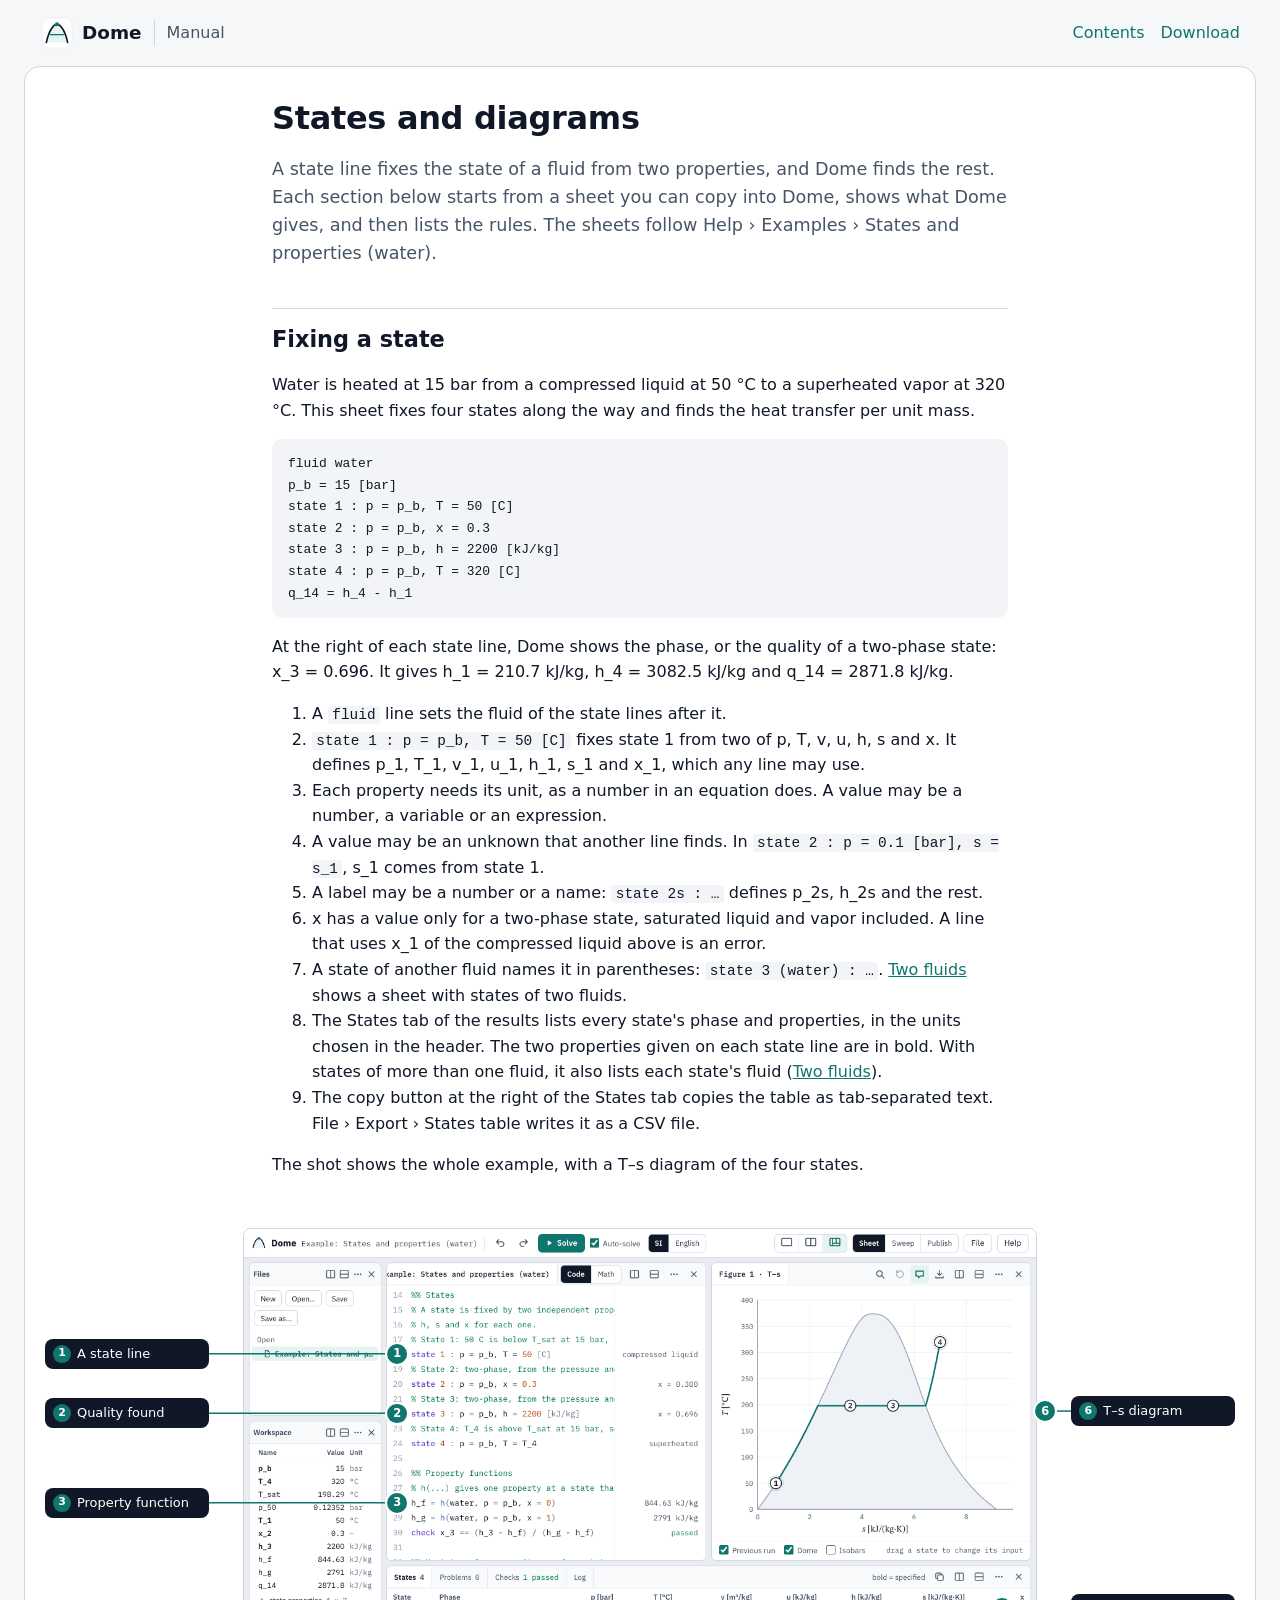
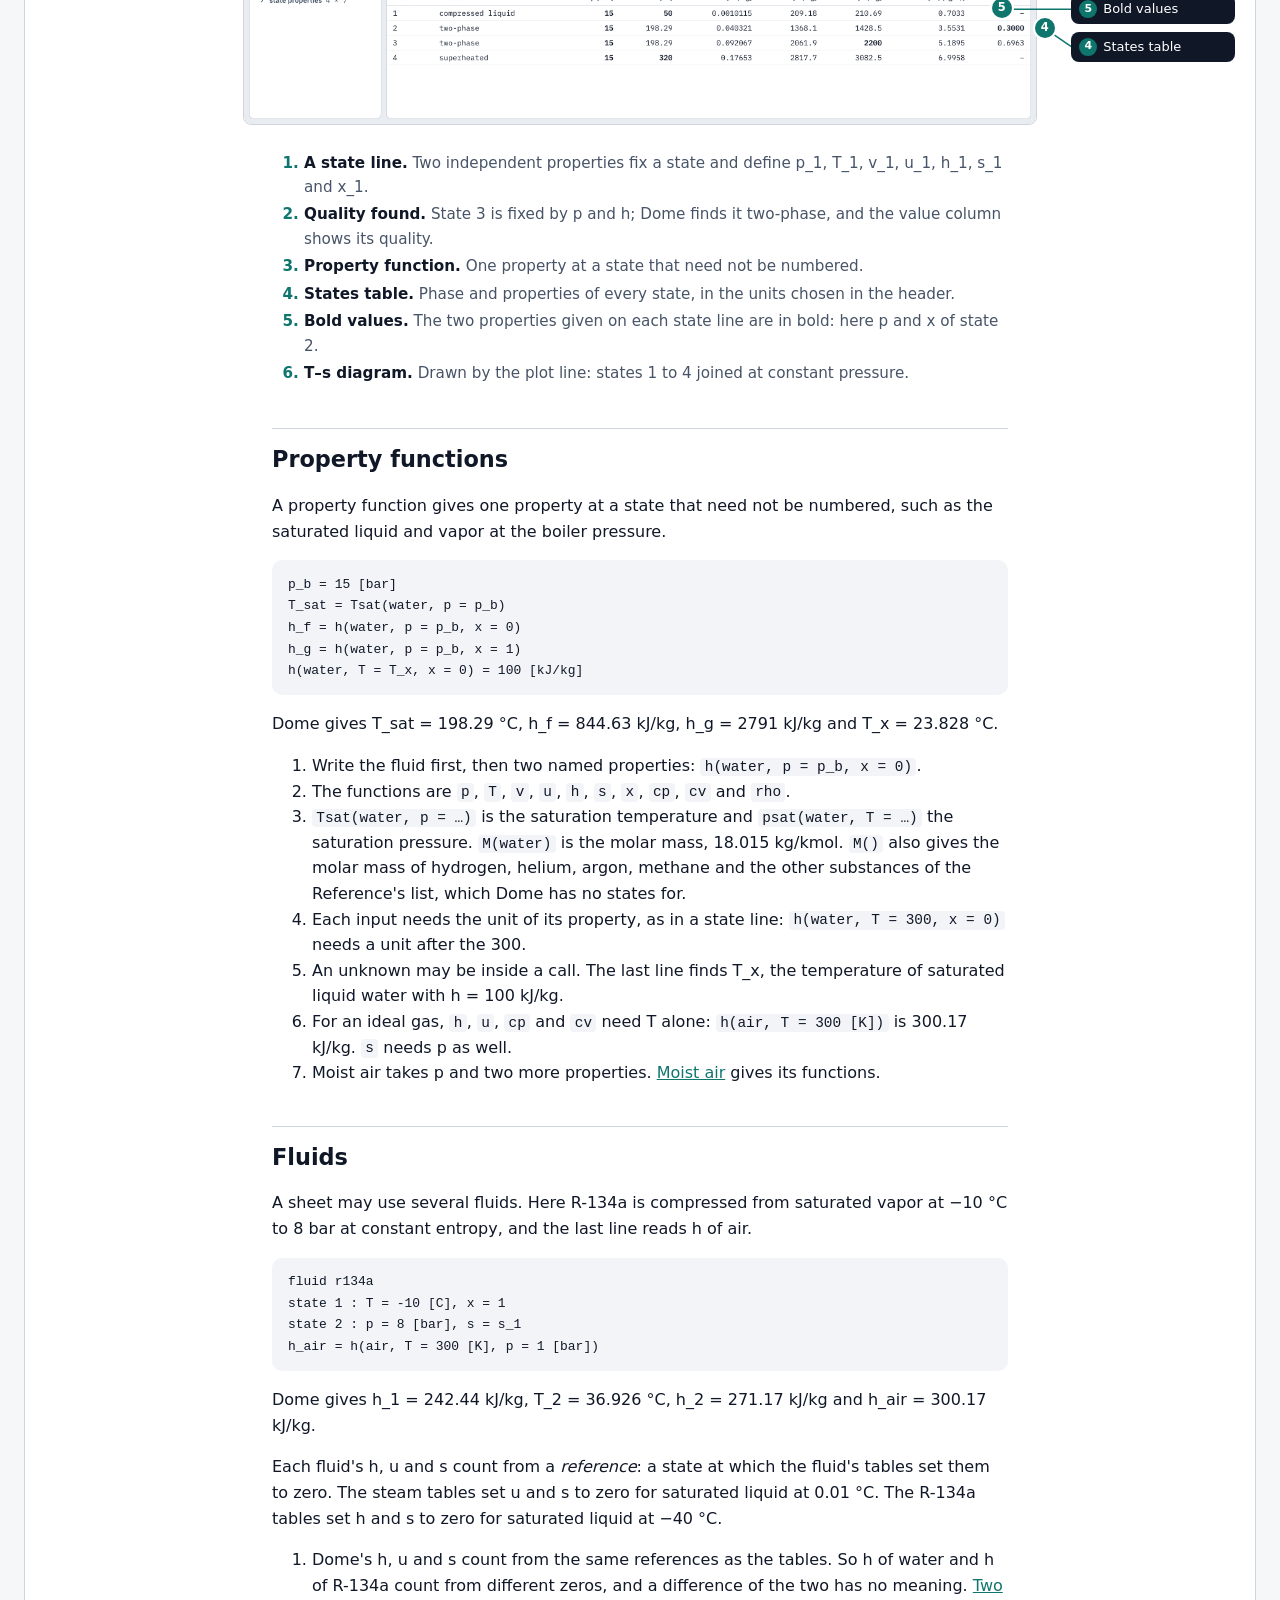
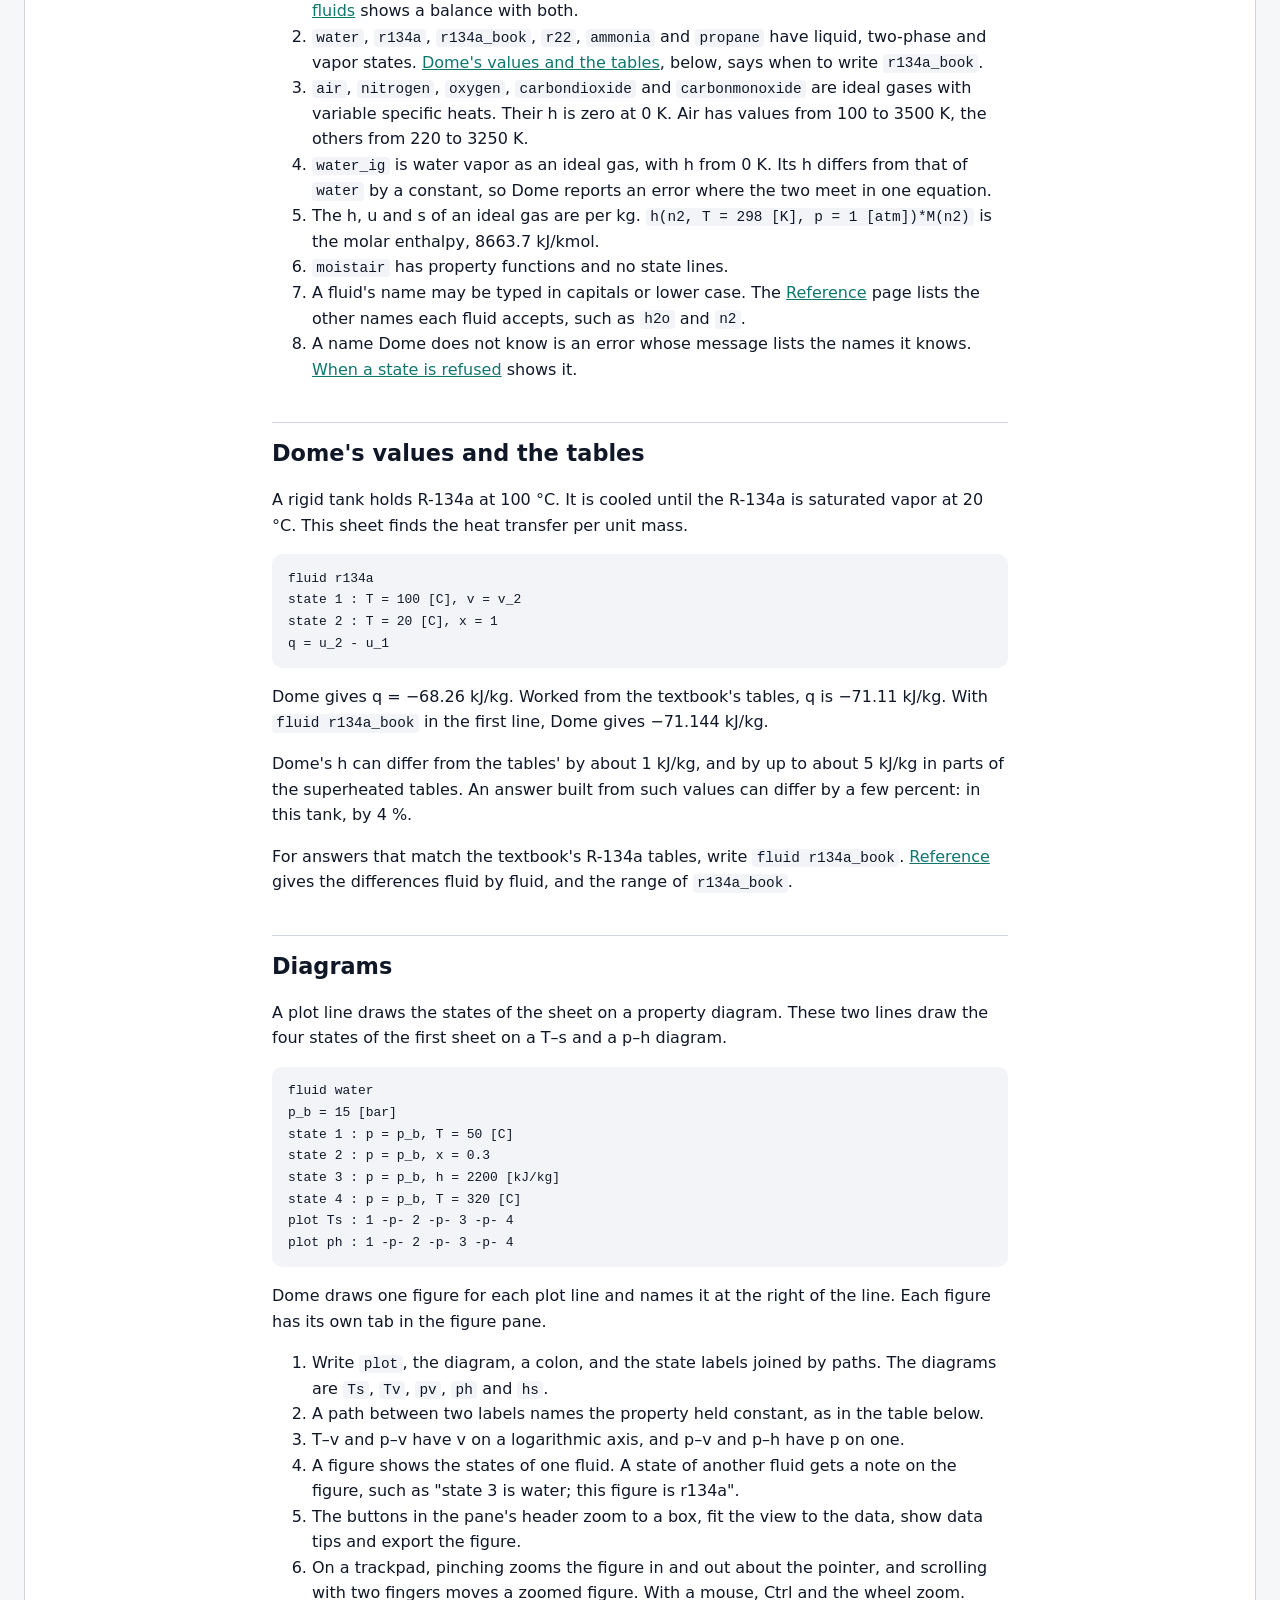
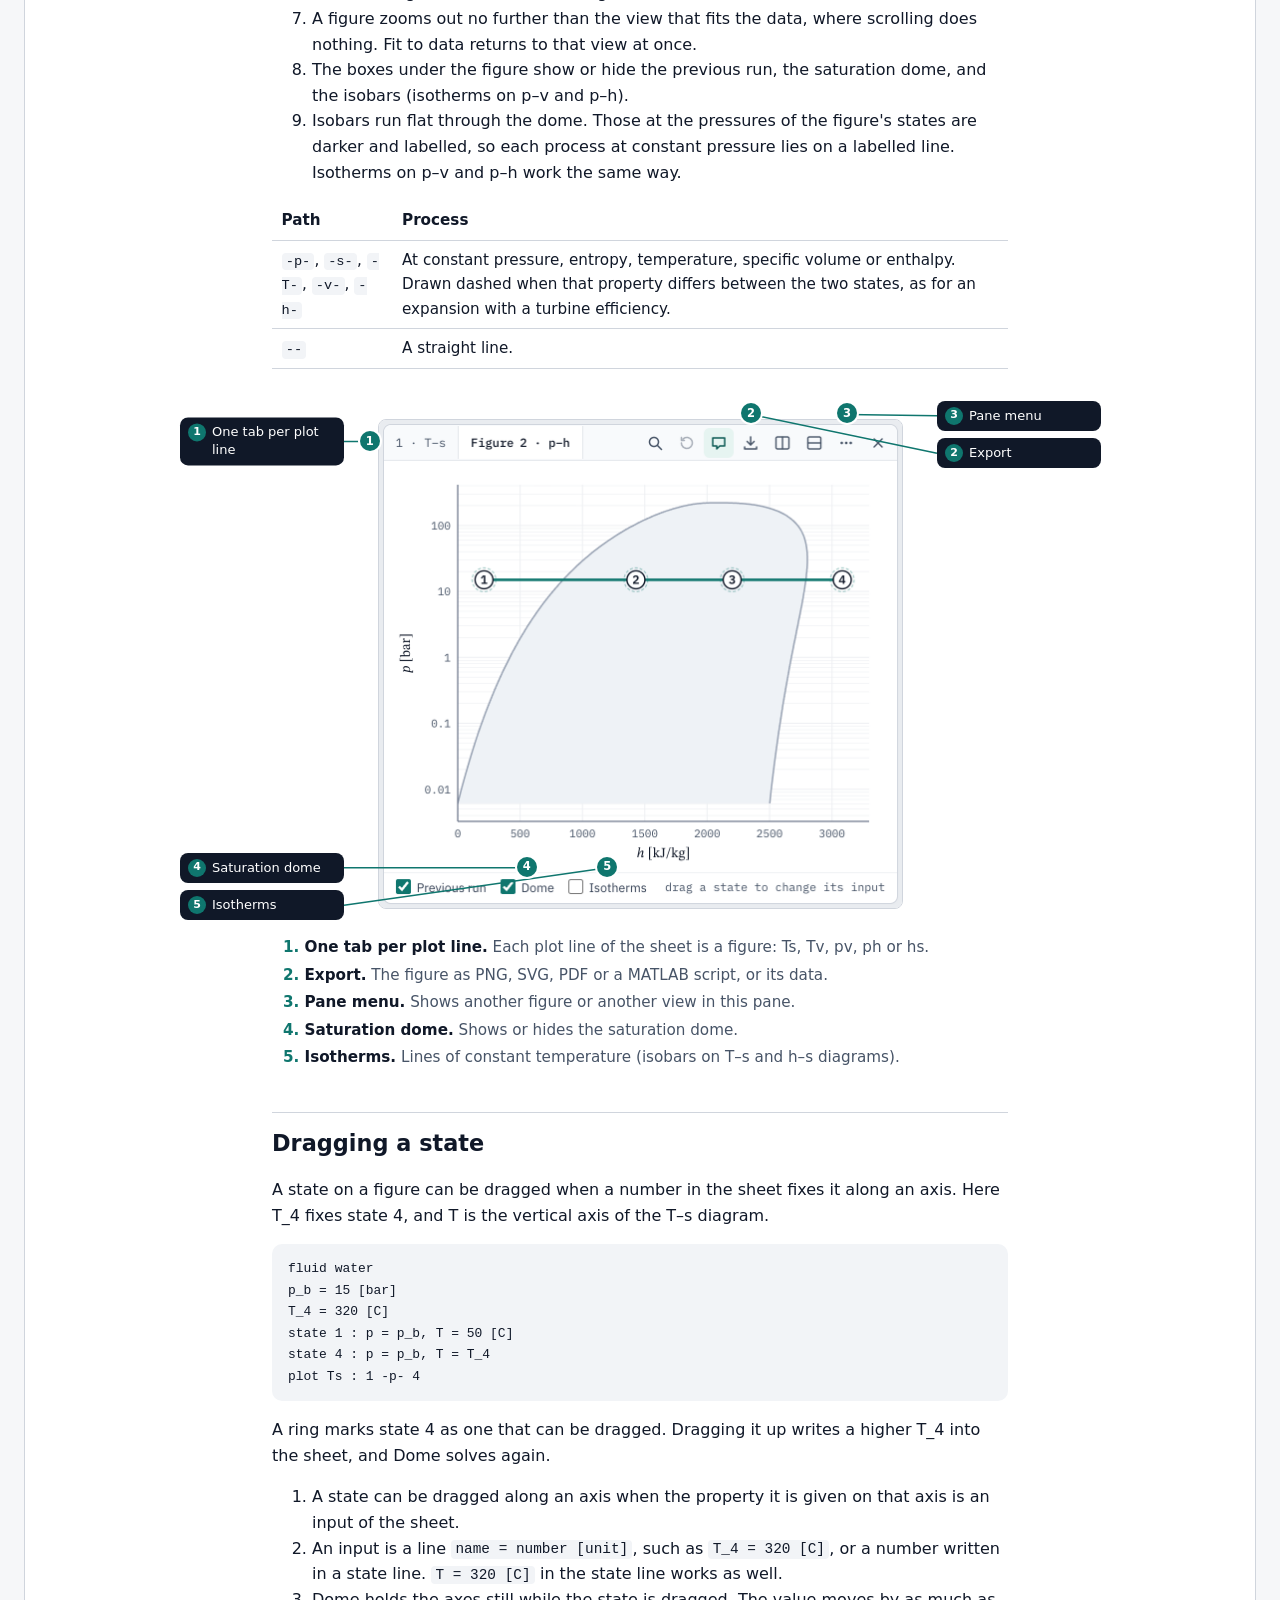
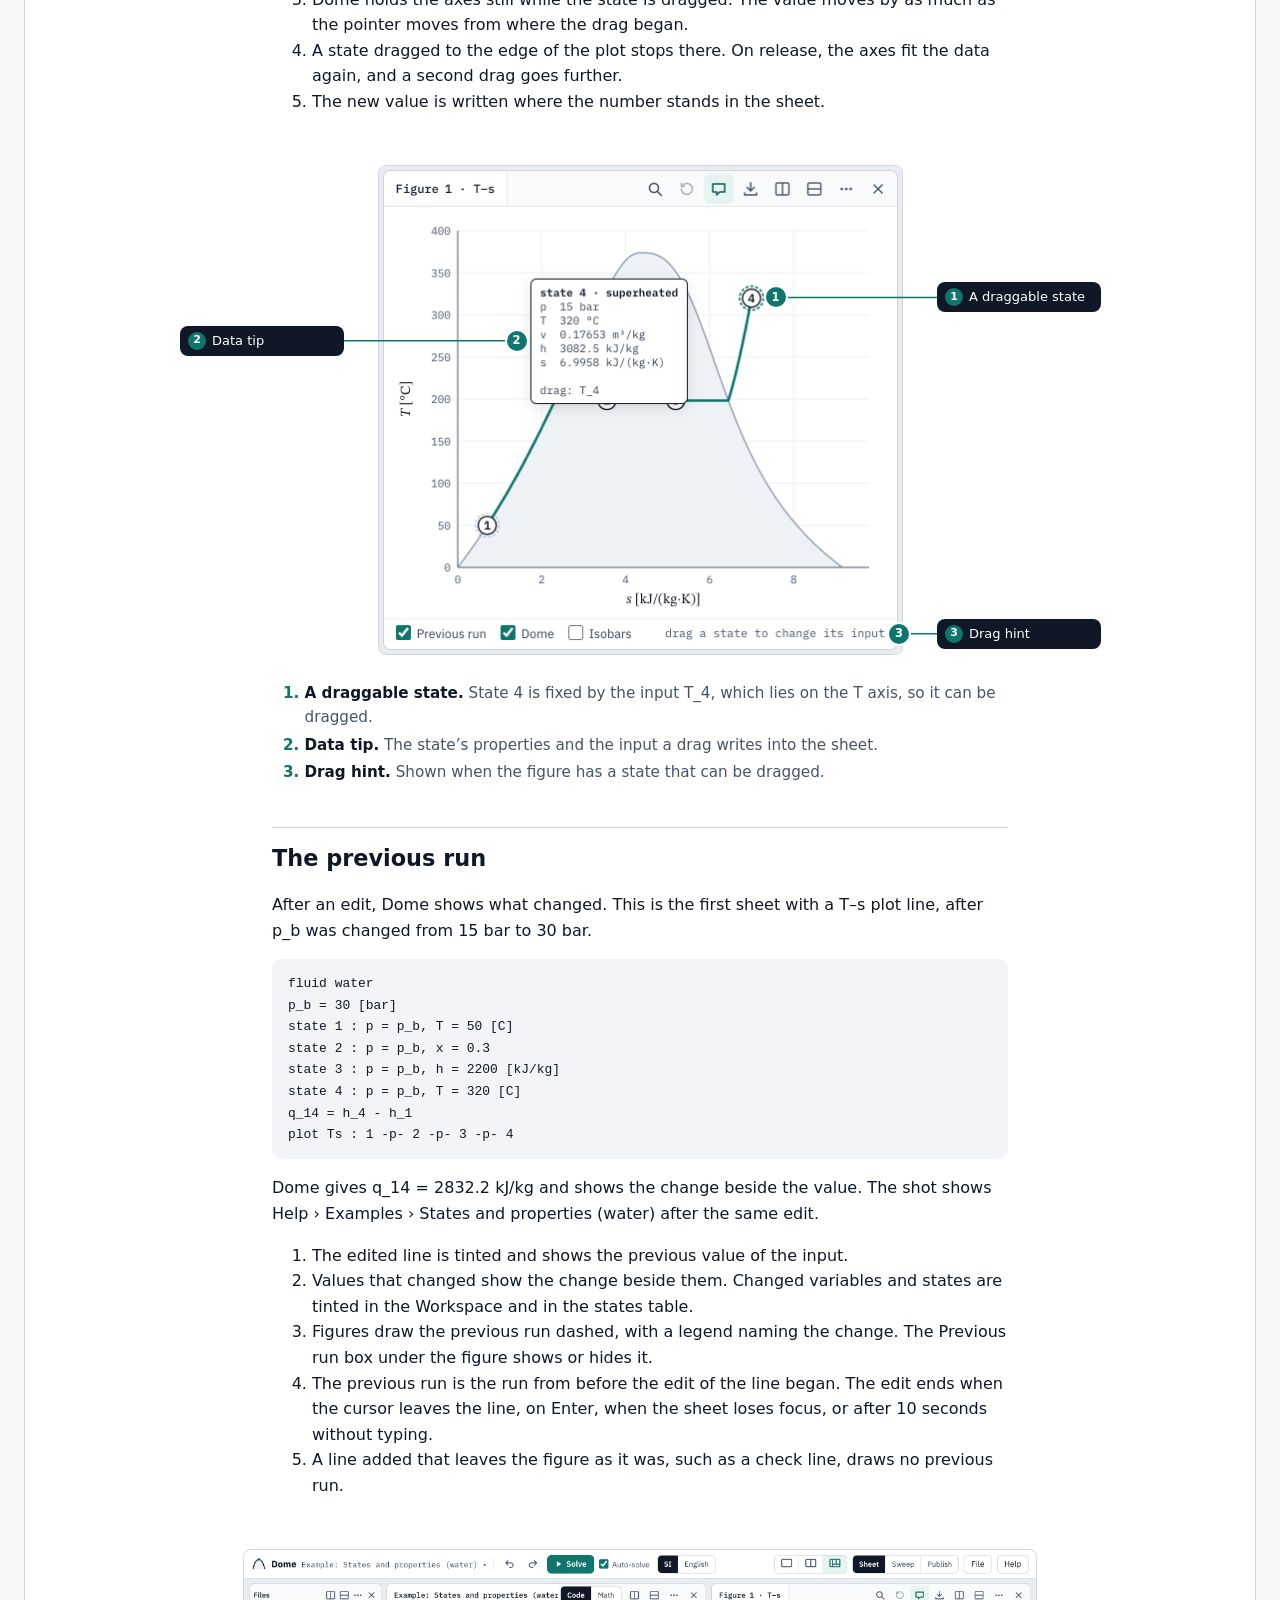
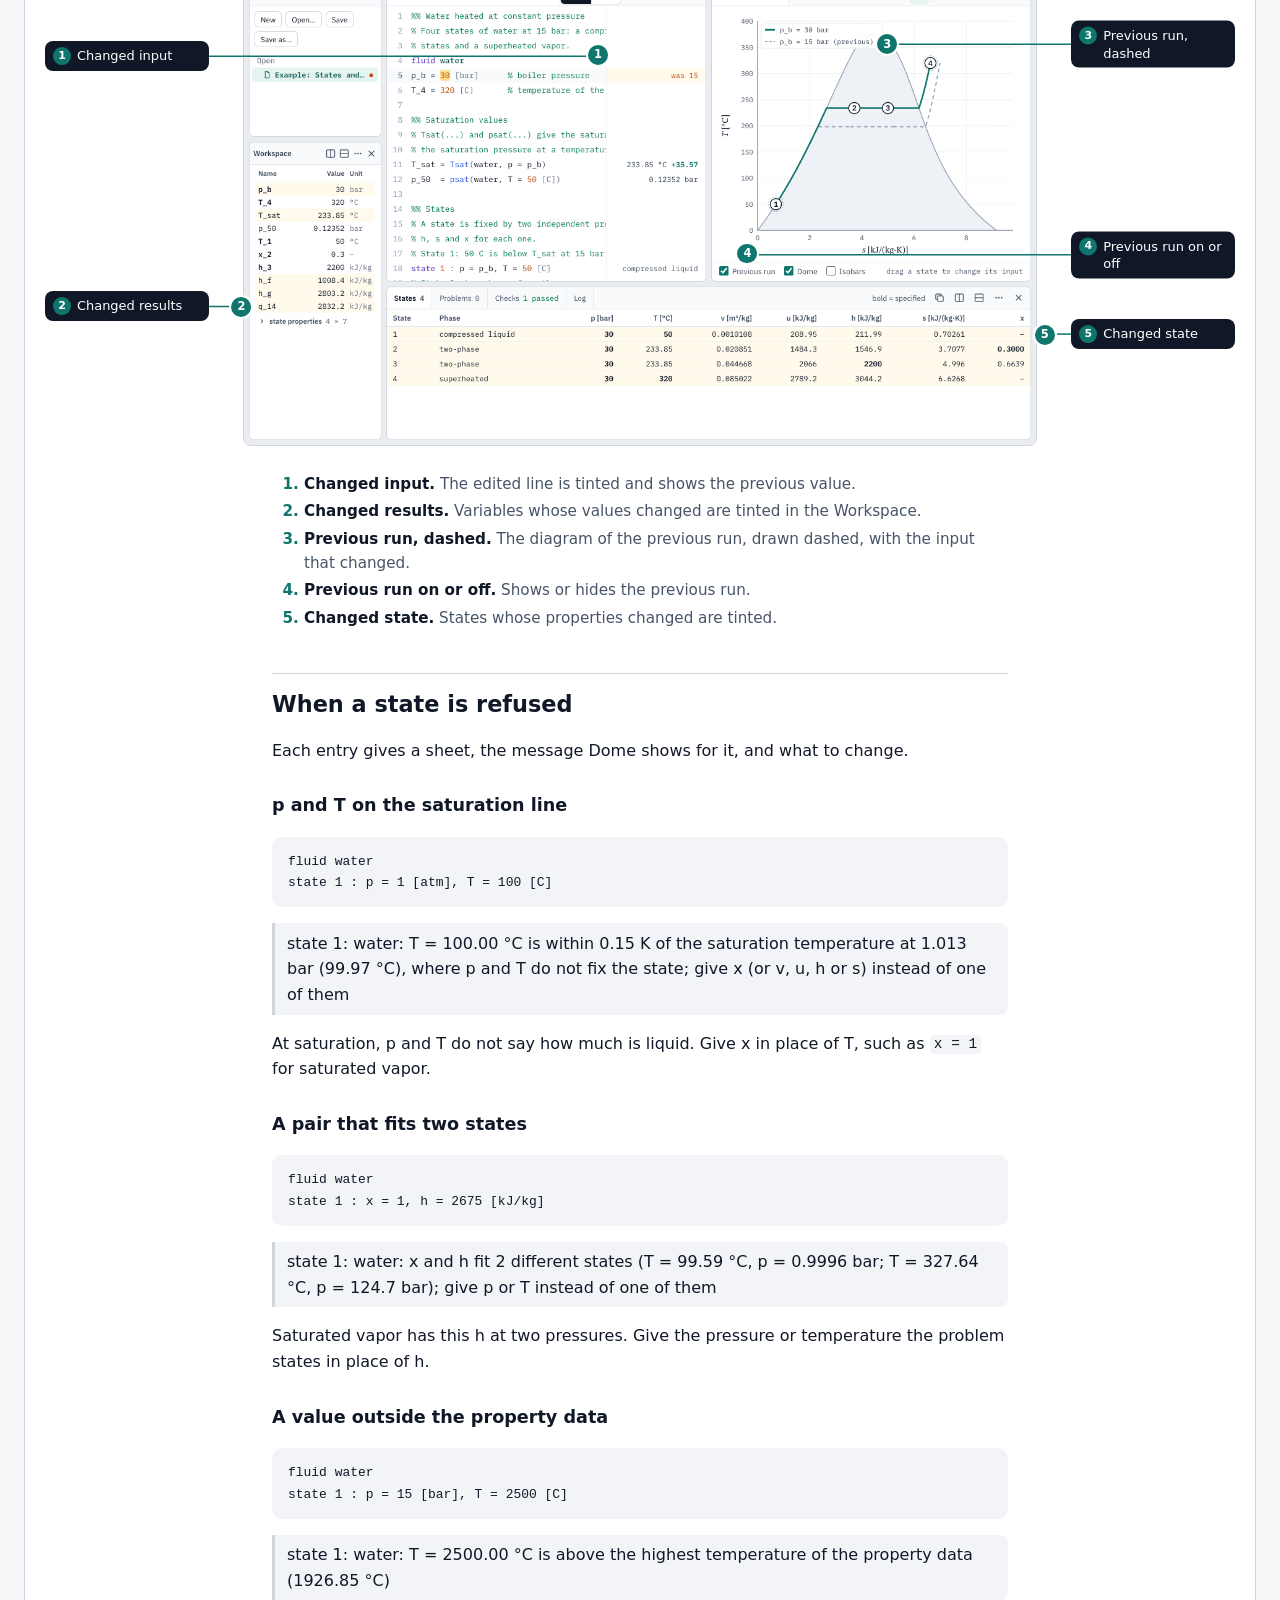
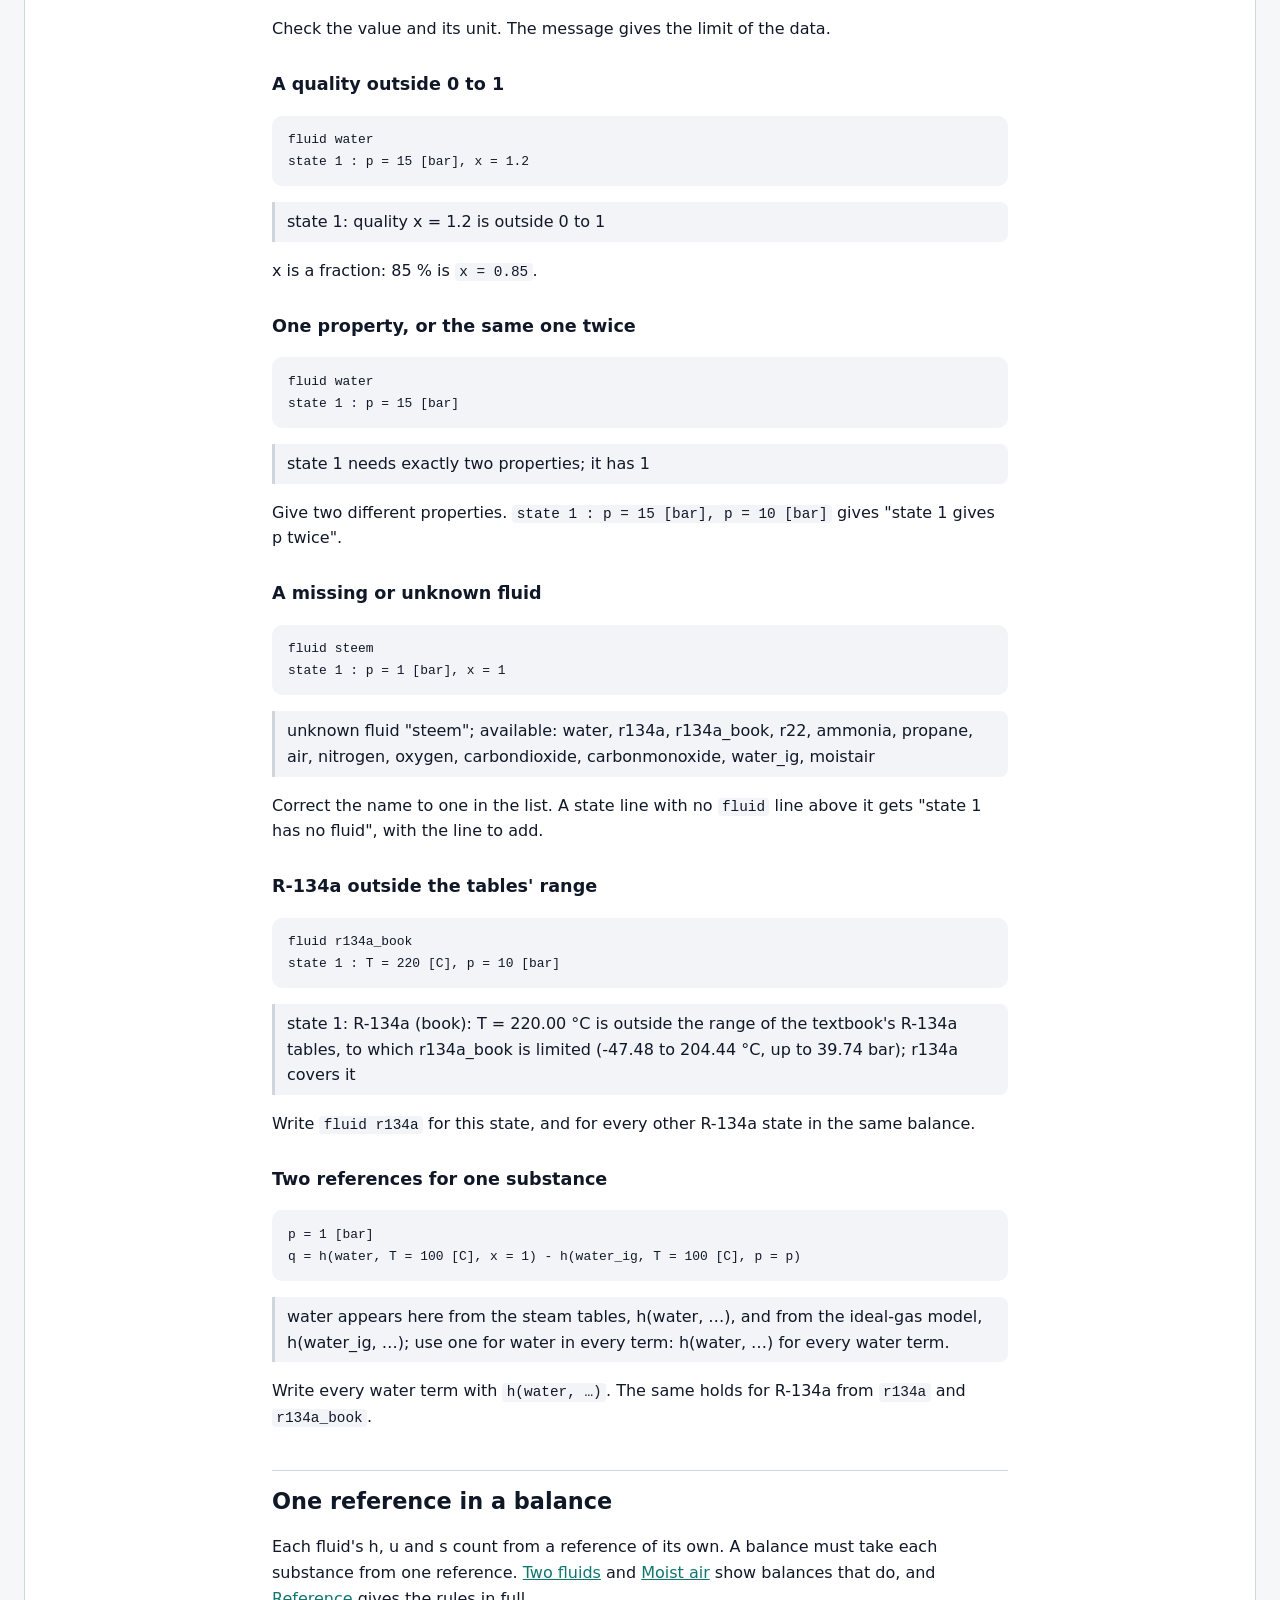
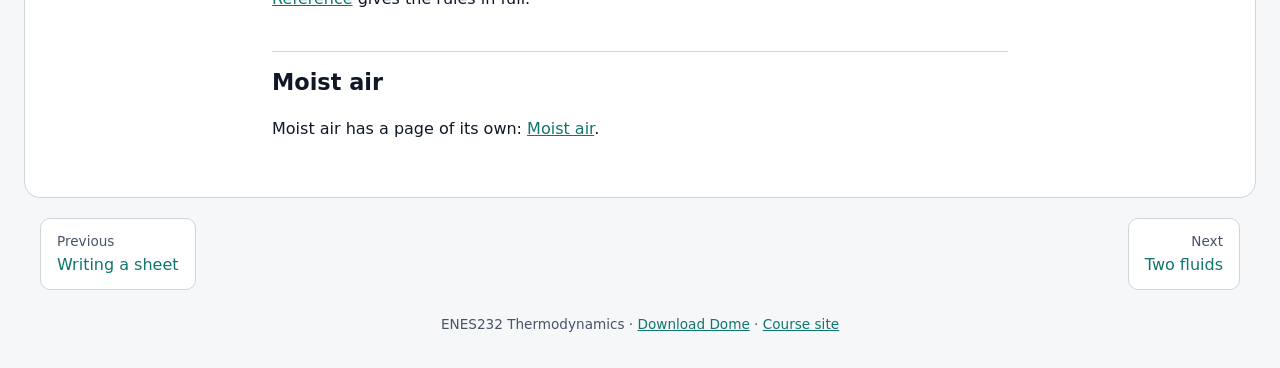
<file: manual/states.html>
<!doctype html>
<!-- Generated by tools/manual/build.mjs (npm run manual) from tools/manual/pages/. Edit the template, not this file. -->
<html lang="en">
<head>
<meta charset="utf-8">
<meta name="viewport" content="width=device-width, initial-scale=1">
<title>States and diagrams · Dome manual</title>
<meta name="description" content="State lines, property functions, fluids, Dome's values beside the tables, T–s, T–v, p–v, p–h and h–s diagrams, dragging a state, the previous run, and the messages for a state Dome refuses.">
<link rel="icon" href="data:image/svg+xml,%3Csvg xmlns='http://www.w3.org/2000/svg' viewBox='0 0 1024 1024'%3E%3Crect x='64' y='64' width='896' height='896' rx='200' fill='%23fff' stroke='%23D0D5DD' stroke-width='8'/%3E%3Cpath d='M190 800 C 280 380, 430 250, 512 250 C 594 250, 744 380, 834 800' fill='%23E6F4F1' stroke='%23101828' stroke-width='48' stroke-linecap='round'/%3E%3Cpath d='M300 560 L 724 560' stroke='%230F766E' stroke-width='40' stroke-linecap='round'/%3E%3Ccircle cx='512' cy='250' r='62' fill='%230F766E'/%3E%3C/svg%3E">
<link rel="stylesheet" href="manual.css">
</head>
<body>
<header class="site">
  <a class="brand" href="index.html"><svg viewBox="0 0 1024 1024" aria-hidden="true"><rect x="64" y="64" width="896" height="896" rx="200" fill="#FFFFFF" stroke="#D0D5DD" stroke-width="8"/><path d="M190 800 C 280 380, 430 250, 512 250 C 594 250, 744 380, 834 800" fill="#E6F4F1" stroke="#101828" stroke-width="48" stroke-linecap="round"/><path d="M300 560 L 724 560" stroke="#0F766E" stroke-width="40" stroke-linecap="round"/><circle cx="512" cy="250" r="62" fill="#0F766E"/></svg><span>Dome</span></a>
  <span class="section">Manual</span>
  <nav aria-label="Manual"><a href="index.html">Contents</a><a href="../index.html">Download</a></nav>
</header>
<main class="page">
<h1>States and diagrams</h1>
<p class="lede">A state line fixes the state of a fluid from two properties, and Dome finds the rest. Each section below starts from a sheet you can copy into Dome, shows what Dome gives, and then lists the rules. The sheets follow Help › Examples › States and properties (water).</p>

<h2 id="state-lines">Fixing a state</h2>
<p>Water is heated at 15 bar from a compressed liquid at 50 °C to a superheated vapor at 320 °C. This sheet fixes four states along the way and finds the heat transfer per unit mass.</p>
<pre><code>fluid water
p_b = 15 [bar]
state 1 : p = p_b, T = 50 [C]
state 2 : p = p_b, x = 0.3
state 3 : p = p_b, h = 2200 [kJ/kg]
state 4 : p = p_b, T = 320 [C]
q_14 = h_4 - h_1</code></pre>
<p>At the right of each state line, Dome shows the phase, or the quality of a two-phase state: x_3 = 0.696. It gives h_1 = 210.7 kJ/kg, h_4 = 3082.5 kJ/kg and q_14 = 2871.8 kJ/kg.</p>
<ol>
  <li>A <code>fluid</code> line sets the fluid of the state lines after it.</li>
  <li><code>state 1 : p = p_b, T = 50 [C]</code> fixes state 1 from two of p, T, v, u, h, s and x. It defines p_1, T_1, v_1, u_1, h_1, s_1 and x_1, which any line may use.</li>
  <li>Each property needs its unit, as a number in an equation does. A value may be a number, a variable or an expression.</li>
  <li>A value may be an unknown that another line finds. In <code>state 2 : p = 0.1 [bar], s = s_1</code>, s_1 comes from state 1.</li>
  <li>A label may be a number or a name: <code>state 2s : …</code> defines p_2s, h_2s and the rest.</li>
  <li>x has a value only for a two-phase state, saturated liquid and vapor included. A line that uses x_1 of the compressed liquid above is an error.</li>
  <li>A state of another fluid names it in parentheses: <code>state 3 (water) : …</code>. <a href="two-fluids.html">Two fluids</a> shows a sheet with states of two fluids.</li>
  <li>The States tab of the results lists every state's phase and properties, in the units chosen in the header. The two properties given on each state line are in bold. With states of more than one fluid, it also lists each state's fluid (<a href="two-fluids.html">Two fluids</a>).</li>
  <li>The copy button at the right of the States tab copies the table as tab-separated text. File › Export › States table writes it as a CSV file.</li>
</ol>
<p>The shot shows the whole example, with a T–s diagram of the four states.</p>
<figure class="shot wl" style="--fw:1200;--fwpx:1200px;--nwpx:836px;--ar:1200/541.5;--il:16.83%;--it:4.06%;--iw:66.33%">
  <div class="frame">
    <svg class="leaders" viewBox="0 0 1200 541.5" aria-hidden="true"><line x1="168" y1="147.93" x2="358.74" y2="147.93"/><line x1="168" y1="207.63" x2="358.74" y2="207.63"/><line x1="168" y1="297.18" x2="358.74" y2="297.18"/><line x1="1032" y1="441.47" x2="1003.64" y2="421.74"/><line x1="1032" y1="403.97" x2="962.61" y2="403.97"/><line x1="1032" y1="205.39" x2="1004.26" y2="205.39"/></svg>
    <div class="img"><a href="img/states.png"><img src="img/states.png" width="1280" height="800" alt="The second example: state lines for water at 15 bar in the sheet, the states table with phases and properties, and a T–s diagram of the four states."></a><span class="mks" aria-hidden="true"><span class="mk left" style="left:21.1%;top:25.31%">1</span><span class="mk left" style="left:21.1%;top:37.31%">2</span><span class="mk left" style="left:21.1%;top:55.31%">3</span><span class="mk right" style="left:99.3%;top:80.35%">4</span><span class="mk top" style="left:95.55%;top:79.04%">5</span><span class="mk right" style="left:99.37%;top:36.86%">6</span></span></div>
    <span class="bubs" aria-hidden="true"><span class="bub left" style="top:27.32%"><b>1</b>A state line</span><span class="bub left" style="top:38.34%"><b>2</b>Quality found</span><span class="bub left" style="top:54.88%"><b>3</b>Property function</span><span class="bub right" style="top:81.53%"><b>4</b>States table</span><span class="bub right" style="top:74.6%"><b>5</b>Bold values</span><span class="bub right" style="top:37.93%"><b>6</b>T–s diagram</span></span>
  </div>
  <figcaption><ol class="legend">
    <li><b>A state line.</b> Two independent properties fix a state and define p_1, T_1, v_1, u_1, h_1, s_1 and x_1.</li>
    <li><b>Quality found.</b> State 3 is fixed by p and h; Dome finds it two-phase, and the value column shows its quality.</li>
    <li><b>Property function.</b> One property at a state that need not be numbered.</li>
    <li><b>States table.</b> Phase and properties of every state, in the units chosen in the header.</li>
    <li><b>Bold values.</b> The two properties given on each state line are in bold: here p and x of state 2.</li>
    <li><b>T–s diagram.</b> Drawn by the plot line: states 1 to 4 joined at constant pressure.</li>
  </ol></figcaption>
</figure>

<h2 id="property-functions">Property functions</h2>
<p>A property function gives one property at a state that need not be numbered, such as the saturated liquid and vapor at the boiler pressure.</p>
<pre><code>p_b = 15 [bar]
T_sat = Tsat(water, p = p_b)
h_f = h(water, p = p_b, x = 0)
h_g = h(water, p = p_b, x = 1)
h(water, T = T_x, x = 0) = 100 [kJ/kg]</code></pre>
<p>Dome gives T_sat = 198.29 °C, h_f = 844.63 kJ/kg, h_g = 2791 kJ/kg and T_x = 23.828 °C.</p>
<ol>
  <li>Write the fluid first, then two named properties: <code>h(water, p = p_b, x = 0)</code>.</li>
  <li>The functions are <code>p</code>, <code>T</code>, <code>v</code>, <code>u</code>, <code>h</code>, <code>s</code>, <code>x</code>, <code>cp</code>, <code>cv</code> and <code>rho</code>.</li>
  <li><code>Tsat(water, p = …)</code> is the saturation temperature and <code>psat(water, T = …)</code> the saturation pressure. <code>M(water)</code> is the molar mass, 18.015 kg/kmol. <code>M()</code> also gives the molar mass of hydrogen, helium, argon, methane and the other substances of the Reference's list, which Dome has no states for.</li>
  <li>Each input needs the unit of its property, as in a state line: <code>h(water, T = 300, x = 0)</code> needs a unit after the 300.</li>
  <li>An unknown may be inside a call. The last line finds T_x, the temperature of saturated liquid water with h = 100 kJ/kg.</li>
  <li>For an ideal gas, <code>h</code>, <code>u</code>, <code>cp</code> and <code>cv</code> need T alone: <code>h(air, T = 300 [K])</code> is 300.17 kJ/kg. <code>s</code> needs p as well.</li>
  <li>Moist air takes p and two more properties. <a href="moist-air.html">Moist air</a> gives its functions.</li>
</ol>

<h2 id="fluids">Fluids</h2>
<p>A sheet may use several fluids. Here R-134a is compressed from saturated vapor at −10 °C to 8 bar at constant entropy, and the last line reads h of air.</p>
<pre><code>fluid r134a
state 1 : T = -10 [C], x = 1
state 2 : p = 8 [bar], s = s_1
h_air = h(air, T = 300 [K], p = 1 [bar])</code></pre>
<p>Dome gives h_1 = 242.44 kJ/kg, T_2 = 36.926 °C, h_2 = 271.17 kJ/kg and h_air = 300.17 kJ/kg.</p>
<p id="reference">Each fluid's h, u and s count from a <em>reference</em>: a state at which the fluid's tables set them to zero. The steam tables set u and s to zero for saturated liquid at 0.01 °C. The R-134a tables set h and s to zero for saturated liquid at −40 °C.</p>
<ol>
  <li>Dome's h, u and s count from the same references as the tables. So h of water and h of R-134a count from different zeros, and a difference of the two has no meaning. <a href="two-fluids.html#one-balance">Two fluids</a> shows a balance with both.</li>
  <li><code>water</code>, <code>r134a</code>, <code>r134a_book</code>, <code>r22</code>, <code>ammonia</code> and <code>propane</code> have liquid, two-phase and vapor states. <a href="#r134a-book">Dome's values and the tables</a>, below, says when to write <code>r134a_book</code>.</li>
  <li><code>air</code>, <code>nitrogen</code>, <code>oxygen</code>, <code>carbondioxide</code> and <code>carbonmonoxide</code> are ideal gases with variable specific heats. Their h is zero at 0 K. Air has values from 100 to 3500 K, the others from 220 to 3250 K.</li>
  <li><code>water_ig</code> is water vapor as an ideal gas, with h from 0 K. Its h differs from that of <code>water</code> by a constant, so Dome reports an error where the two meet in one equation.</li>
  <li>The h, u and s of an ideal gas are per kg. <code>h(n2, T = 298 [K], p = 1 [atm])*M(n2)</code> is the molar enthalpy, 8663.7 kJ/kmol.</li>
  <li><code>moistair</code> has property functions and no state lines.</li>
  <li>A fluid's name may be typed in capitals or lower case. The <a href="reference.html#fluids">Reference</a> page lists the other names each fluid accepts, such as <code>h2o</code> and <code>n2</code>.</li>
  <li>A name Dome does not know is an error whose message lists the names it knows. <a href="#unknown-fluid">When a state is refused</a> shows it.</li>
</ol>

<h2 id="agreement">Dome's values and the tables</h2>
<p>A rigid tank holds R-134a at 100 °C. It is cooled until the R-134a is saturated vapor at 20 °C. This sheet finds the heat transfer per unit mass.</p>
<pre><code>fluid r134a
state 1 : T = 100 [C], v = v_2
state 2 : T = 20 [C], x = 1
q = u_2 - u_1</code></pre>
<p>Dome gives q = −68.26 kJ/kg. Worked from the textbook's tables, q is −71.11 kJ/kg. With <code>fluid r134a_book</code> in the first line, Dome gives −71.144 kJ/kg.</p>
<p>Dome's h can differ from the tables' by about 1 kJ/kg, and by up to about 5 kJ/kg in parts of the superheated tables. An answer built from such values can differ by a few percent: in this tank, by 4 %.</p>
<p id="r134a-book">For answers that match the textbook's R-134a tables, write <code>fluid r134a_book</code>. <a href="reference.html#agreement-rules">Reference</a> gives the differences fluid by fluid, and the range of <code>r134a_book</code>.</p>

<h2 id="diagrams">Diagrams</h2>
<p>A plot line draws the states of the sheet on a property diagram. These two lines draw the four states of the first sheet on a T–s and a p–h diagram.</p>
<pre><code>fluid water
p_b = 15 [bar]
state 1 : p = p_b, T = 50 [C]
state 2 : p = p_b, x = 0.3
state 3 : p = p_b, h = 2200 [kJ/kg]
state 4 : p = p_b, T = 320 [C]
plot Ts : 1 -p- 2 -p- 3 -p- 4
plot ph : 1 -p- 2 -p- 3 -p- 4</code></pre>
<p>Dome draws one figure for each plot line and names it at the right of the line. Each figure has its own tab in the figure pane.</p>
<ol>
  <li>Write <code>plot</code>, the diagram, a colon, and the state labels joined by paths. The diagrams are <code>Ts</code>, <code>Tv</code>, <code>pv</code>, <code>ph</code> and <code>hs</code>.</li>
  <li>A path between two labels names the property held constant, as in the table below.</li>
  <li>T–v and p–v have v on a logarithmic axis, and p–v and p–h have p on one.</li>
  <li>A figure shows the states of one fluid. A state of another fluid gets a note on the figure, such as "state 3 is water; this figure is r134a".</li>
  <li>The buttons in the pane's header zoom to a box, fit the view to the data, show data tips and export the figure.</li>
  <li>On a trackpad, pinching zooms the figure in and out about the pointer, and scrolling with two fingers moves a zoomed figure. With a mouse, Ctrl and the wheel zoom.</li>
  <li>A figure zooms out no further than the view that fits the data, where scrolling does nothing. Fit to data returns to that view at once.</li>
  <li>The boxes under the figure show or hide the previous run, the saturation dome, and the isobars (isotherms on p–v and p–h).</li>
  <li>Isobars run flat through the dome. Those at the pressures of the figure's states are darker and labelled, so each process at constant pressure lies on a labelled line. Isotherms on p–v and p–h work the same way.</li>
</ol>
<table class="plain">
  <thead><tr><th>Path</th><th>Process</th></tr></thead>
  <tbody>
    <tr><td><code>-p-</code>, <code>-s-</code>, <code>-T-</code>, <code>-v-</code>, <code>-h-</code></td><td>At constant pressure, entropy, temperature, specific volume or enthalpy. Drawn dashed when that property differs between the two states, as for an expansion with a turbine efficiency.</td></tr>
    <tr><td><code>--</code></td><td>A straight line.</td></tr>
  </tbody>
</table>
<figure class="shot wm" style="--fw:929;--fwpx:929px;--nwpx:565px;--ar:929/534;--il:21.74%;--it:4.12%;--iw:56.51%">
  <div class="frame">
    <svg class="leaders" viewBox="0 0 929 534" aria-hidden="true"><line x1="168" y1="44.5" x2="194.75" y2="44.5"/><line x1="761" y1="56.25" x2="574.98" y2="17.5"/><line x1="761" y1="18.75" x2="670.98" y2="17.5"/><line x1="168" y1="470.8" x2="350.77" y2="470.8"/><line x1="168" y1="508.3" x2="431.38" y2="470.8"/></svg>
    <div class="img"><a href="img/diagrams.png"><img src="img/diagrams.png" width="525" height="490" alt="The figure pane showing a p–h diagram of the same four states, with tabs for Figure 1 (T–s) and Figure 2 (p–h), the export button and the display options."></a><span class="mks" aria-hidden="true"><span class="mk left" style="left:0.9%;top:4.59%">1</span><span class="mk top" style="left:71.04%;top:1.53%">2</span><span class="mk top" style="left:89.33%;top:1.53%">3</span><span class="mk top" style="left:28.34%;top:94.04%">4</span><span class="mk top" style="left:43.69%;top:94.04%">5</span></span></div>
    <span class="bubs" aria-hidden="true"><span class="bub left" style="top:8.33%"><b>1</b>One tab per plot line</span><span class="bub right" style="top:10.53%"><b>2</b>Export</span><span class="bub right" style="top:3.51%"><b>3</b>Pane menu</span><span class="bub left" style="top:88.16%"><b>4</b>Saturation dome</span><span class="bub left" style="top:95.19%"><b>5</b>Isotherms</span></span>
  </div>
  <figcaption><ol class="legend">
    <li><b>One tab per plot line.</b> Each plot line of the sheet is a figure: Ts, Tv, pv, ph or hs.</li>
    <li><b>Export.</b> The figure as PNG, SVG, PDF or a MATLAB script, or its data.</li>
    <li><b>Pane menu.</b> Shows another figure or another view in this pane.</li>
    <li><b>Saturation dome.</b> Shows or hides the saturation dome.</li>
    <li><b>Isotherms.</b> Lines of constant temperature (isobars on T–s and h–s diagrams).</li>
  </ol></figcaption>
</figure>

<h2 id="drag">Dragging a state</h2>
<p>A state on a figure can be dragged when a number in the sheet fixes it along an axis. Here T_4 fixes state 4, and T is the vertical axis of the T–s diagram.</p>
<pre><code>fluid water
p_b = 15 [bar]
T_4 = 320 [C]
state 1 : p = p_b, T = 50 [C]
state 4 : p = p_b, T = T_4
plot Ts : 1 -p- 4</code></pre>
<p>A ring marks state 4 as one that can be dragged. Dragging it up writes a higher T_4 into the sheet, and Dome solves again.</p>
<ol>
  <li>A state can be dragged along an axis when the property it is given on that axis is an input of the sheet.</li>
  <li>An input is a line <code>name = number [unit]</code>, such as <code>T_4 = 320 [C]</code>, or a number written in a state line. <code>T = 320 [C]</code> in the state line works as well.</li>
  <li>Dome holds the axes still while the state is dragged. The value moves by as much as the pointer moves from where the drag began.</li>
  <li>A state dragged to the edge of the plot stops there. On release, the axes fit the data again, and a second drag goes further.</li>
  <li>The new value is written where the number stands in the sheet.</li>
</ol>
<figure class="shot wm" style="--fw:929;--fwpx:929px;--nwpx:565px;--ar:929/534;--il:21.74%;--it:4.12%;--iw:56.51%">
  <div class="frame">
    <svg class="leaders" viewBox="0 0 929 534" aria-hidden="true"><line x1="761" y1="154.4" x2="598.65" y2="154.4"/><line x1="168" y1="197.67" x2="341.67" y2="197.67"/><line x1="761" y1="490.8" x2="721.98" y2="490.8"/></svg>
    <div class="img"><a href="img/drag.png"><img src="img/drag.png" width="525" height="490" alt="The pointer over state 4 on the T–s diagram: a ring marks the state as draggable and a tip lists its properties and the input a drag changes."></a><span class="mks" aria-hidden="true"><span class="mk right" style="left:73.27%;top:27.02%">1</span><span class="mk left" style="left:28.89%;top:35.85%">2</span><span class="mk right" style="left:96.76%;top:95.67%">3</span></span></div>
    <span class="bubs" aria-hidden="true"><span class="bub right" style="top:28.91%"><b>1</b>A draggable state</span><span class="bub left" style="top:37.02%"><b>2</b>Data tip</span><span class="bub right" style="top:91.91%"><b>3</b>Drag hint</span></span>
  </div>
  <figcaption><ol class="legend">
    <li><b>A draggable state.</b> State 4 is fixed by the input T_4, which lies on the T axis, so it can be dragged.</li>
    <li><b>Data tip.</b> The state’s properties and the input a drag writes into the sheet.</li>
    <li><b>Drag hint.</b> Shown when the figure has a state that can be dragged.</li>
  </ol></figcaption>
</figure>

<h2 id="previous-run">The previous run</h2>
<p>After an edit, Dome shows what changed. This is the first sheet with a T–s plot line, after p_b was changed from 15 bar to 30 bar.</p>
<pre><code>fluid water
p_b = 30 [bar]
state 1 : p = p_b, T = 50 [C]
state 2 : p = p_b, x = 0.3
state 3 : p = p_b, h = 2200 [kJ/kg]
state 4 : p = p_b, T = 320 [C]
q_14 = h_4 - h_1
plot Ts : 1 -p- 2 -p- 3 -p- 4</code></pre>
<p>Dome gives q_14 = 2832.2 kJ/kg and shows the change beside the value. The shot shows Help › Examples › States and properties (water) after the same edit.</p>
<ol>
  <li>The edited line is tinted and shows the previous value of the input.</li>
  <li>Values that changed show the change beside them. Changed variables and states are tinted in the Workspace and in the states table.</li>
  <li>Figures draw the previous run dashed, with a legend naming the change. The Previous run box under the figure shows or hides it.</li>
  <li>The previous run is the run from before the edit of the line began. The edit ends when the cursor leaves the line, on Enter, when the sheet loses focus, or after 10 seconds without typing.</li>
  <li>A line added that leaves the figure as it was, such as a check line, draws no previous run.</li>
</ol>
<figure class="shot wl" style="--fw:1200;--fwpx:1200px;--nwpx:836px;--ar:1200/541.5;--il:16.83%;--it:4.06%;--iw:66.33%">
  <div class="frame">
    <svg class="leaders" viewBox="0 0 1200 541.5" aria-hidden="true"><line x1="168" y1="129.53" x2="557.92" y2="129.53"/><line x1="168" y1="380.02" x2="202.57" y2="380.02"/><line x1="1032" y1="117.35" x2="846.04" y2="117.35"/><line x1="1032" y1="328.41" x2="707.72" y2="328.41"/><line x1="1032" y1="407.75" x2="1003.64" y2="407.75"/></svg>
    <div class="img"><a href="img/previous-run.png"><img src="img/previous-run.png" width="1280" height="800" alt="The second example after the pressure p_b was changed from 15 bar to 30 bar: the changed line tinted with its previous value, the changed variables and states tinted, and the previous diagram drawn dashed."></a><span class="mks" aria-hidden="true"><span class="mk top" style="left:44.71%;top:23.88%">1</span><span class="mk left" style="left:1.48%;top:71.96%">2</span><span class="mk right" style="left:79.5%;top:19.17%">3</span><span class="mk top" style="left:63.53%;top:63.85%">4</span><span class="mk right" style="left:99.3%;top:77.54%">5</span></span></div>
    <span class="bubs" aria-hidden="true"><span class="bub left" style="top:23.92%"><b>1</b>Changed input</span><span class="bub left" style="top:70.18%"><b>2</b>Changed results</span><span class="bub right" style="top:21.67%"><b>3</b>Previous run, dashed</span><span class="bub right" style="top:60.65%"><b>4</b>Previous run on or off</span><span class="bub right" style="top:75.3%"><b>5</b>Changed state</span></span>
  </div>
  <figcaption><ol class="legend">
    <li><b>Changed input.</b> The edited line is tinted and shows the previous value.</li>
    <li><b>Changed results.</b> Variables whose values changed are tinted in the Workspace.</li>
    <li><b>Previous run, dashed.</b> The diagram of the previous run, drawn dashed, with the input that changed.</li>
    <li><b>Previous run on or off.</b> Shows or hides the previous run.</li>
    <li><b>Changed state.</b> States whose properties changed are tinted.</li>
  </ol></figcaption>
</figure>

<h2 id="state-refused">When a state is refused</h2>
<p>Each entry gives a sheet, the message Dome shows for it, and what to change.</p>

<h3>p and T on the saturation line</h3>
<pre class="refused"><code>fluid water
state 1 : p = 1 [atm], T = 100 [C]</code></pre>
<p class="msg">state 1: water: T = 100.00 °C is within 0.15 K of the saturation temperature at 1.013 bar (99.97 °C), where p and T do not fix the state; give x (or v, u, h or s) instead of one of them</p>
<p>At saturation, p and T do not say how much is liquid. Give x in place of T, such as <code>x = 1</code> for saturated vapor.</p>

<h3>A pair that fits two states</h3>
<pre class="refused"><code>fluid water
state 1 : x = 1, h = 2675 [kJ/kg]</code></pre>
<p class="msg">state 1: water: x and h fit 2 different states (T = 99.59 °C, p = 0.9996 bar; T = 327.64 °C, p = 124.7 bar); give p or T instead of one of them</p>
<p>Saturated vapor has this h at two pressures. Give the pressure or temperature the problem states in place of h.</p>

<h3>A value outside the property data</h3>
<pre class="refused"><code>fluid water
state 1 : p = 15 [bar], T = 2500 [C]</code></pre>
<p class="msg">state 1: water: T = 2500.00 °C is above the highest temperature of the property data (1926.85 °C)</p>
<p>Check the value and its unit. The message gives the limit of the data.</p>

<h3>A quality outside 0 to 1</h3>
<pre class="refused"><code>fluid water
state 1 : p = 15 [bar], x = 1.2</code></pre>
<p class="msg">state 1: quality x = 1.2 is outside 0 to 1</p>
<p>x is a fraction: 85 % is <code>x = 0.85</code>.</p>

<h3>One property, or the same one twice</h3>
<pre class="refused"><code>fluid water
state 1 : p = 15 [bar]</code></pre>
<p class="msg">state 1 needs exactly two properties; it has 1</p>
<p>Give two different properties. <code>state 1 : p = 15 [bar], p = 10 [bar]</code> gives "state 1 gives p twice".</p>

<h3 id="unknown-fluid">A missing or unknown fluid</h3>
<pre class="refused"><code>fluid steem
state 1 : p = 1 [bar], x = 1</code></pre>
<p class="msg">unknown fluid "steem"; available: water, r134a, r134a_book, r22, ammonia, propane, air, nitrogen, oxygen, carbondioxide, carbonmonoxide, water_ig, moistair</p>
<p>Correct the name to one in the list. A state line with no <code>fluid</code> line above it gets "state 1 has no fluid", with the line to add.</p>

<h3>R-134a outside the tables' range</h3>
<pre class="refused"><code>fluid r134a_book
state 1 : T = 220 [C], p = 10 [bar]</code></pre>
<p class="msg">state 1: R-134a (book): T = 220.00 °C is outside the range of the textbook's R-134a tables, to which r134a_book is limited (-47.48 to 204.44 °C, up to 39.74 bar); r134a covers it</p>
<p>Write <code>fluid r134a</code> for this state, and for every other R-134a state in the same balance.</p>

<h3>Two references for one substance</h3>
<pre class="refused"><code>p = 1 [bar]
q = h(water, T = 100 [C], x = 1) - h(water_ig, T = 100 [C], p = p)</code></pre>
<p class="msg">water appears here from the steam tables, h(water, …), and from the ideal-gas model, h(water_ig, …); use one for water in every term: h(water, …) for every water term.</p>
<p>Write every water term with <code>h(water, …)</code>. The same holds for R-134a from <code>r134a</code> and <code>r134a_book</code>.</p>

<h2 id="references" class="lookup">One reference in a balance</h2>
<p>Each fluid's h, u and s count from a reference of its own. A balance must take each substance from one reference. <a href="two-fluids.html#one-balance">Two fluids</a> and <a href="moist-air.html#one-way">Moist air</a> show balances that do, and <a href="reference.html#reference-rules">Reference</a> gives the rules in full.</p>

<h2 id="moist-air" class="lookup">Moist air</h2>
<p>Moist air has a page of its own: <a href="moist-air.html">Moist air</a>.</p>
</main>
<nav class="pager" aria-label="Pages"><a class="prev" href="sheet.html"><span>Previous</span>Writing a sheet</a><a class="next" href="two-fluids.html"><span>Next</span>Two fluids</a></nav>
<footer class="site">ENES232 Thermodynamics · <a href="../index.html">Download Dome</a> · <a href="https://ealtabet-teaching.github.io/enes232/">Course site</a></footer>
</body>
</html>
</file>
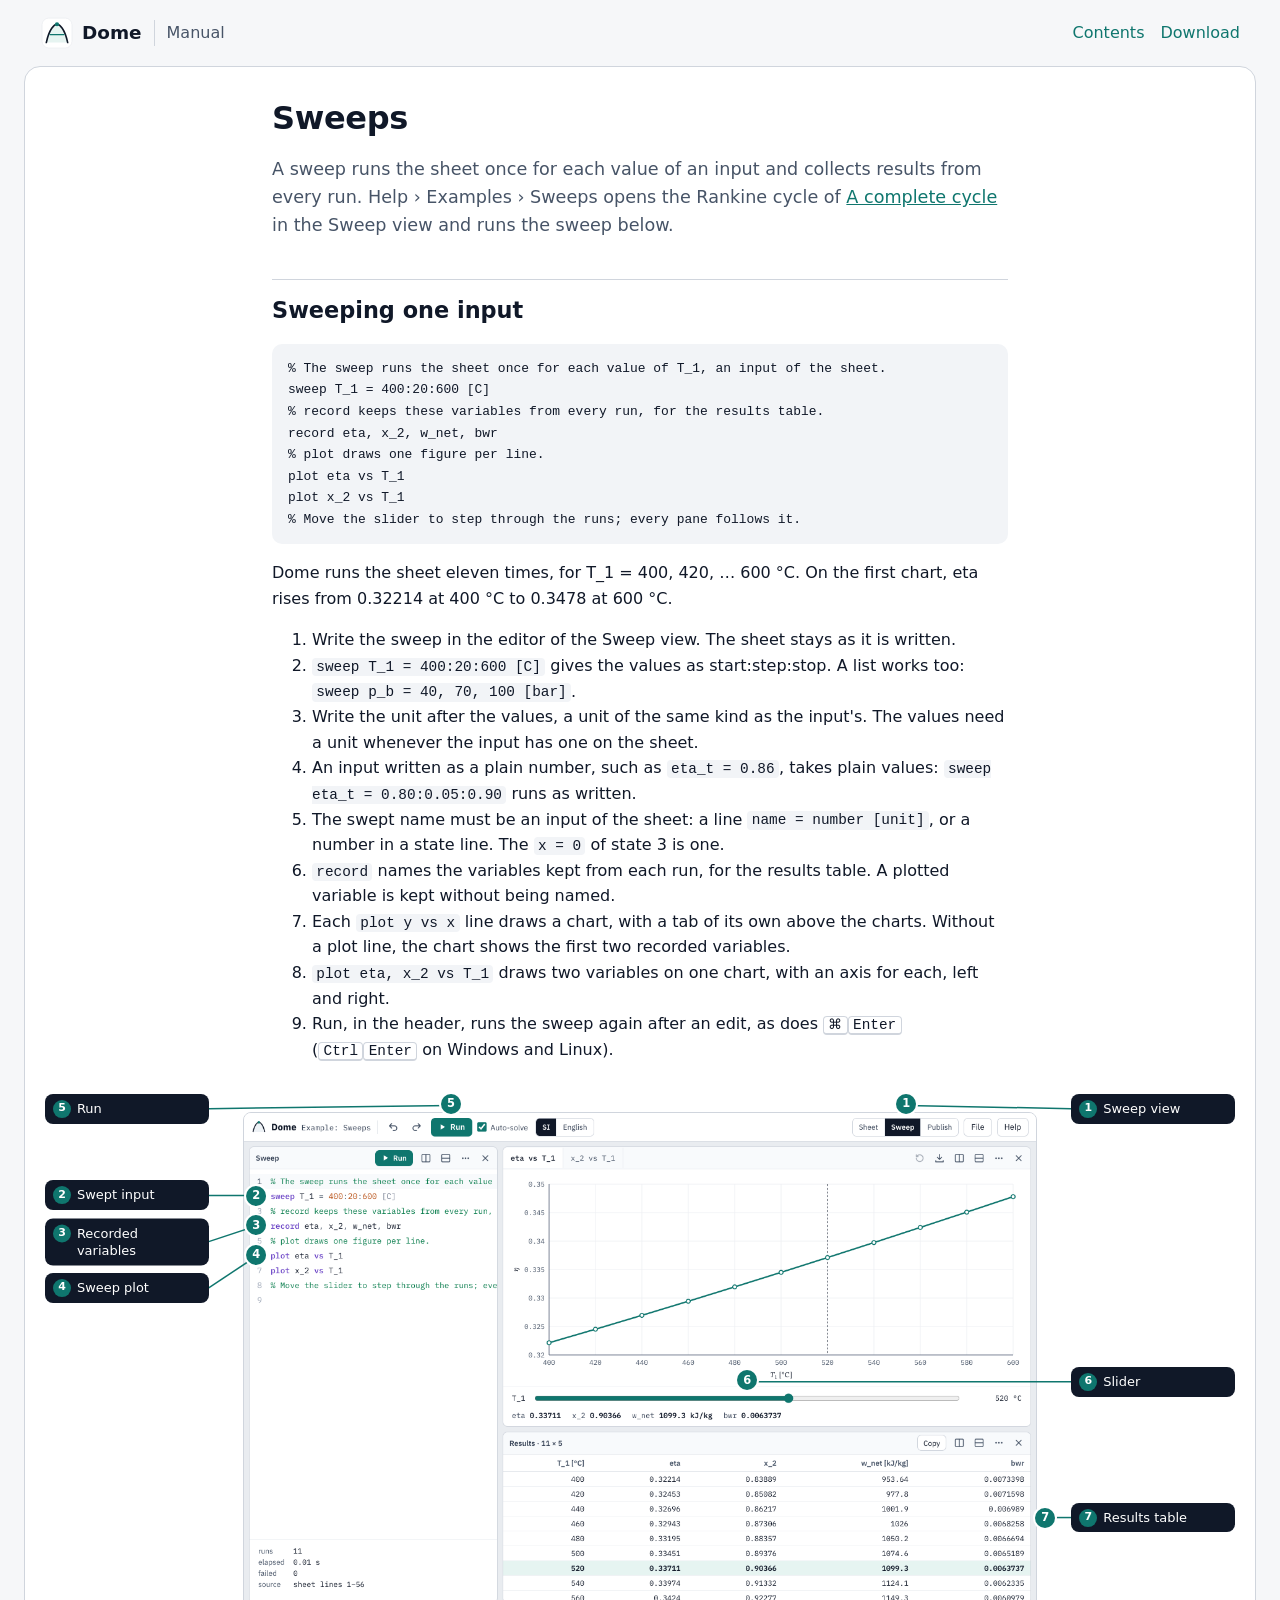
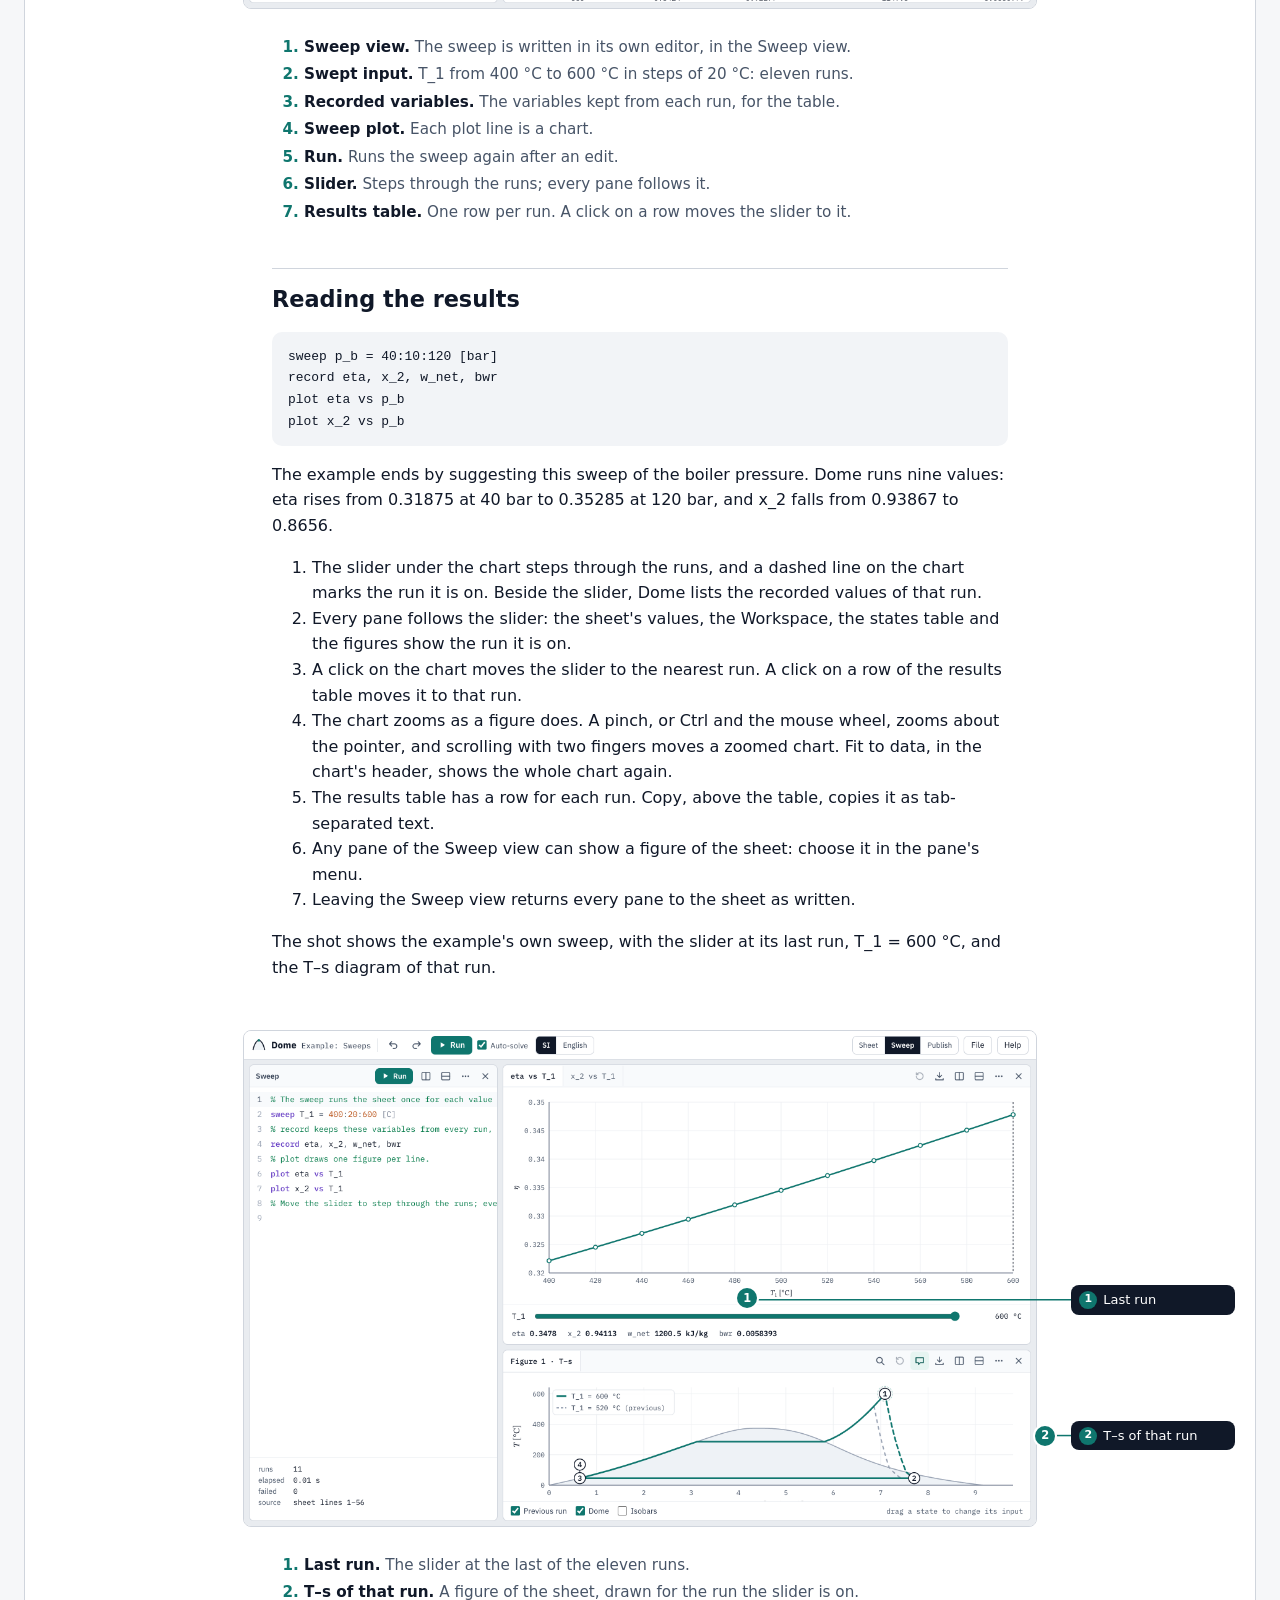
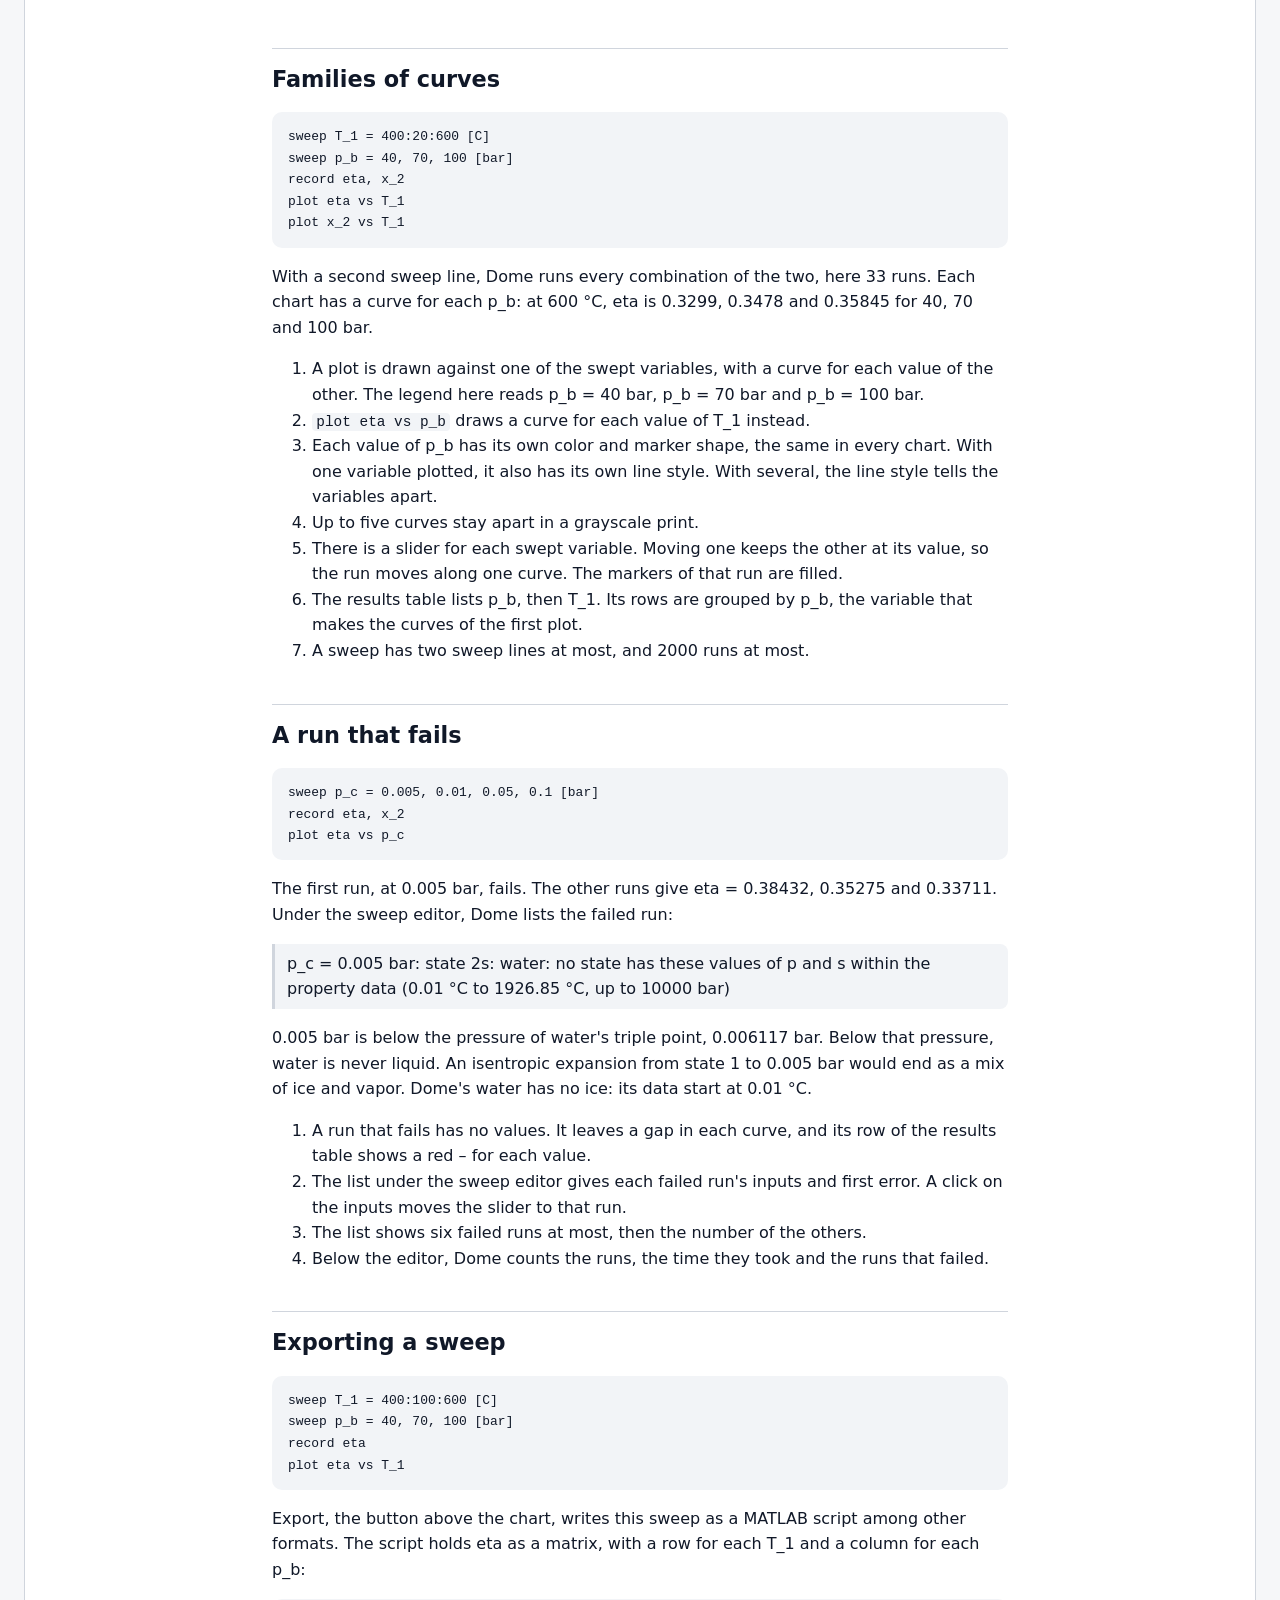
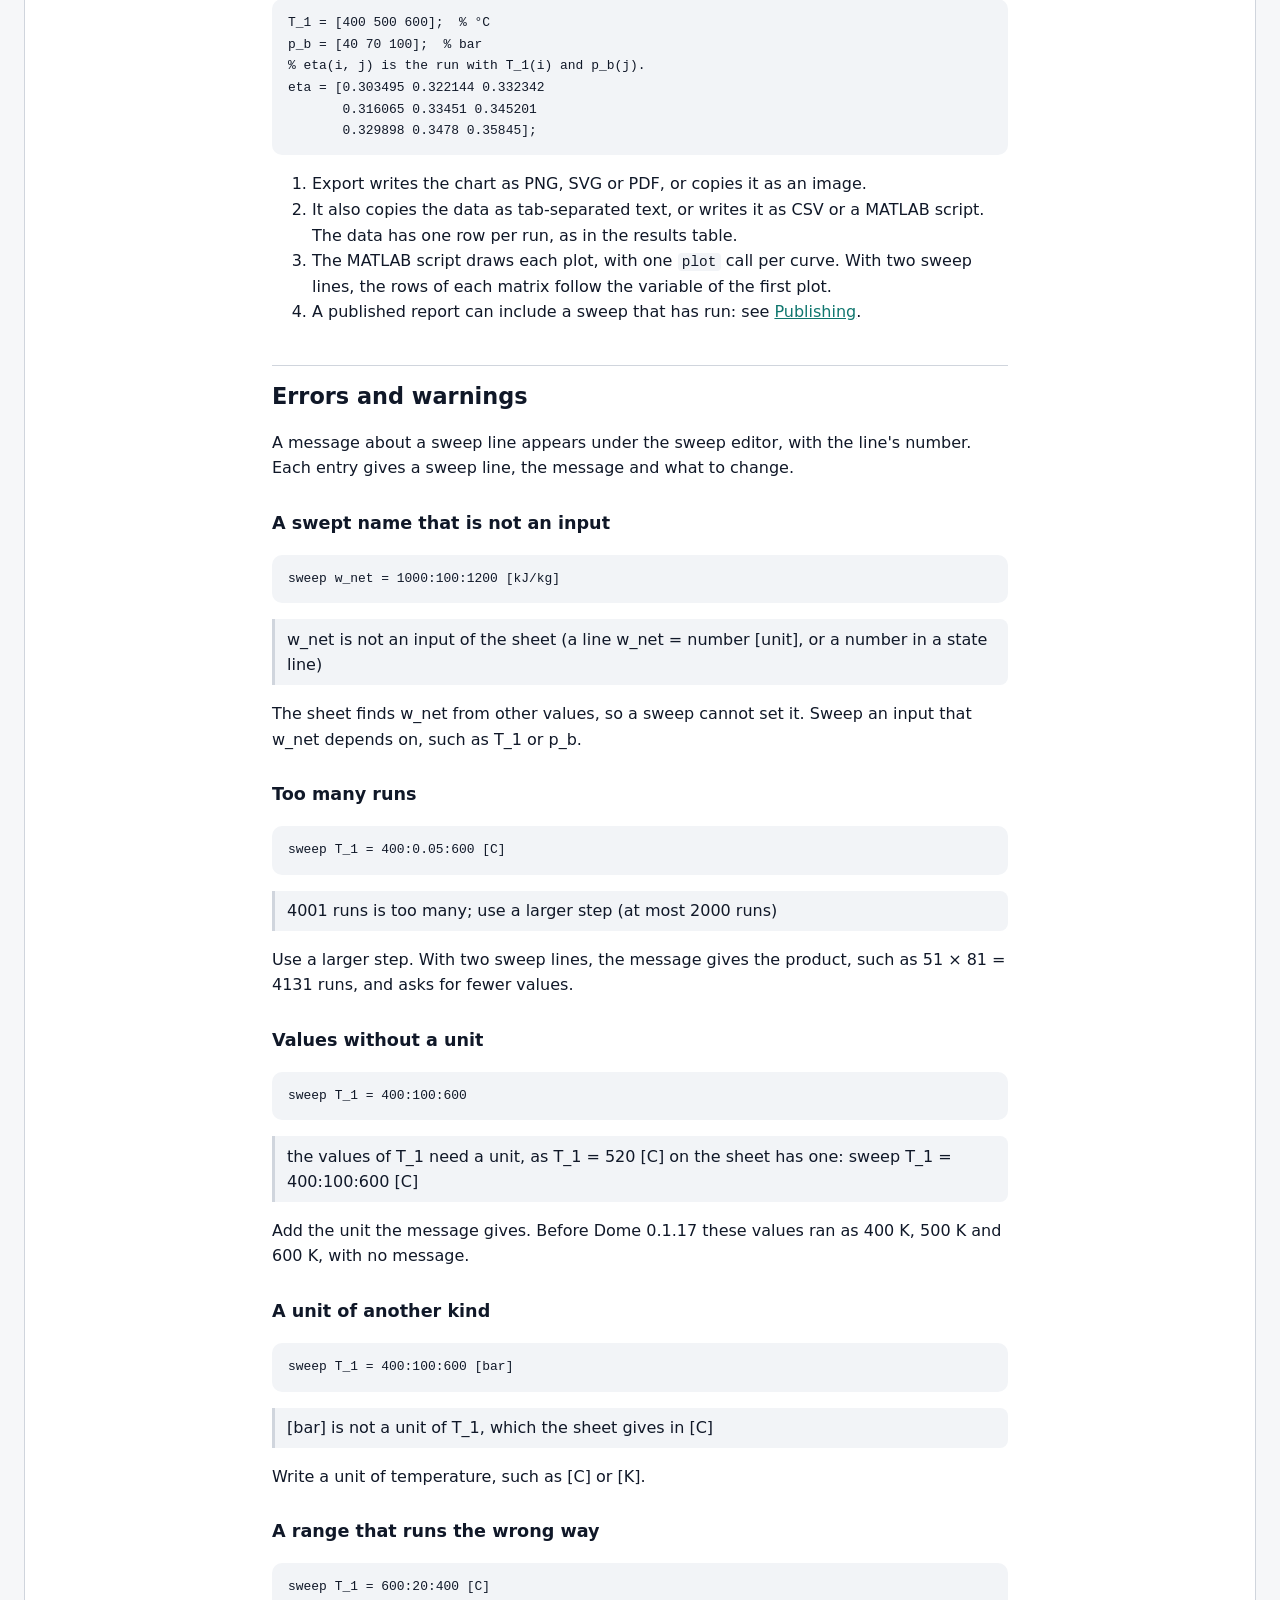
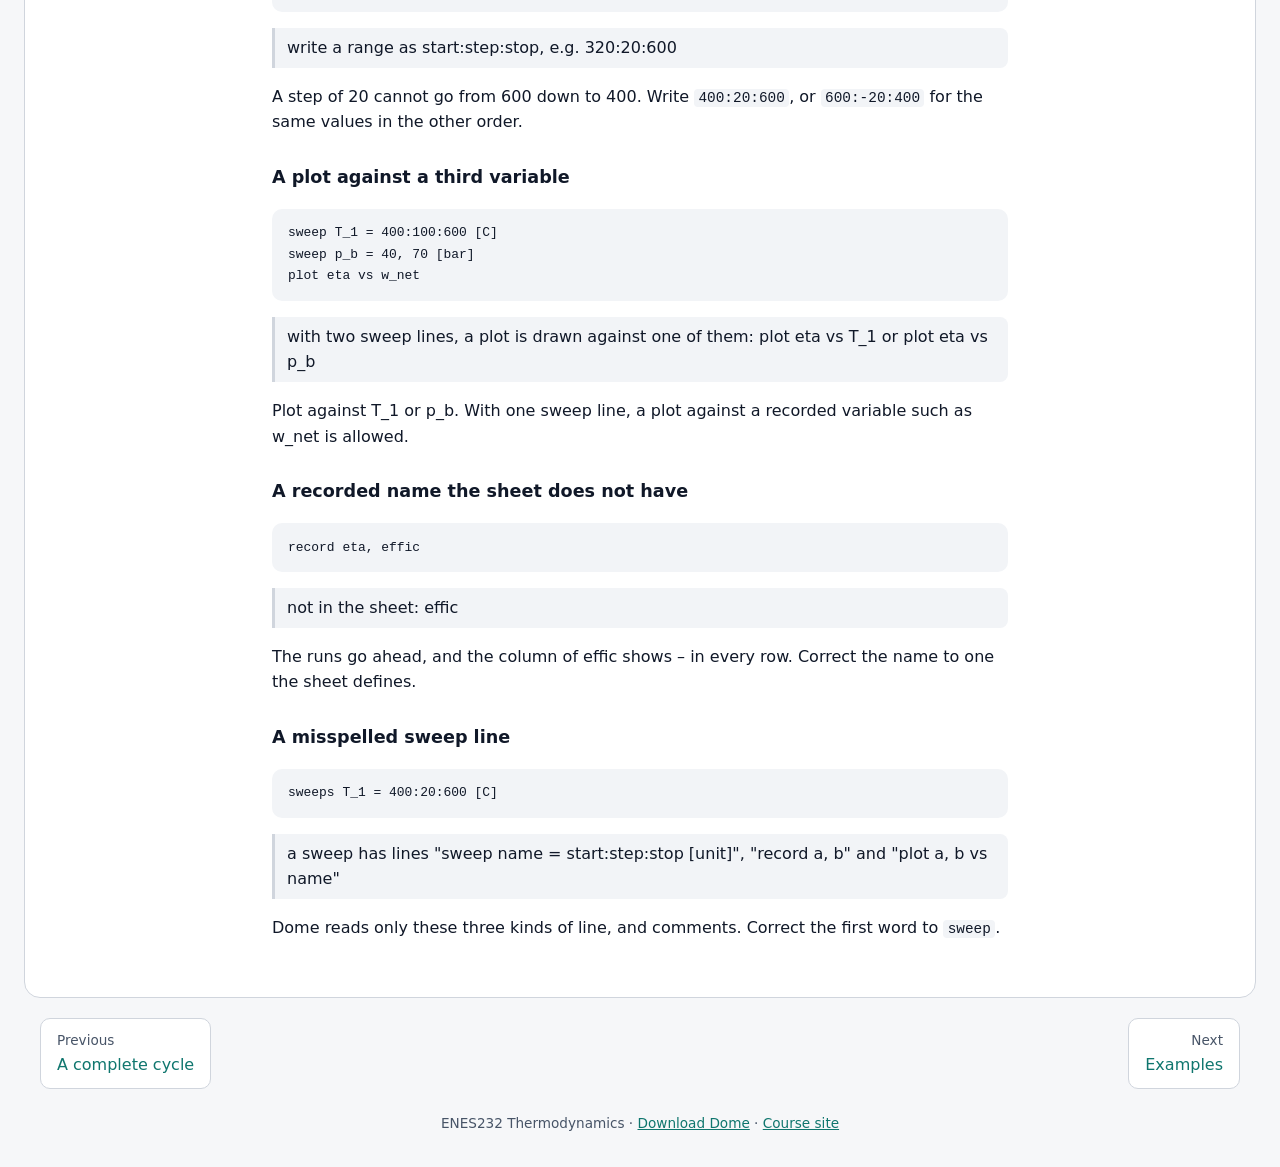
<file: manual/sweeps.html>
<!doctype html>
<!-- Generated by tools/manual/build.mjs (npm run manual) from tools/manual/pages/. Edit the template, not this file. -->
<html lang="en">
<head>
<meta charset="utf-8">
<meta name="viewport" content="width=device-width, initial-scale=1">
<title>Sweeps · Dome manual</title>
<meta name="description" content="Running a sheet over a range of one input or two: the sweep, record and plot lines, the slider and the table of runs, families of curves, runs that fail, exporting a sweep, and the messages a sweep meets.">
<link rel="icon" href="data:image/svg+xml,%3Csvg xmlns='http://www.w3.org/2000/svg' viewBox='0 0 1024 1024'%3E%3Crect x='64' y='64' width='896' height='896' rx='200' fill='%23fff' stroke='%23D0D5DD' stroke-width='8'/%3E%3Cpath d='M190 800 C 280 380, 430 250, 512 250 C 594 250, 744 380, 834 800' fill='%23E6F4F1' stroke='%23101828' stroke-width='48' stroke-linecap='round'/%3E%3Cpath d='M300 560 L 724 560' stroke='%230F766E' stroke-width='40' stroke-linecap='round'/%3E%3Ccircle cx='512' cy='250' r='62' fill='%230F766E'/%3E%3C/svg%3E">
<link rel="stylesheet" href="manual.css">
</head>
<body>
<header class="site">
  <a class="brand" href="index.html"><svg viewBox="0 0 1024 1024" aria-hidden="true"><rect x="64" y="64" width="896" height="896" rx="200" fill="#FFFFFF" stroke="#D0D5DD" stroke-width="8"/><path d="M190 800 C 280 380, 430 250, 512 250 C 594 250, 744 380, 834 800" fill="#E6F4F1" stroke="#101828" stroke-width="48" stroke-linecap="round"/><path d="M300 560 L 724 560" stroke="#0F766E" stroke-width="40" stroke-linecap="round"/><circle cx="512" cy="250" r="62" fill="#0F766E"/></svg><span>Dome</span></a>
  <span class="section">Manual</span>
  <nav aria-label="Manual"><a href="index.html">Contents</a><a href="../index.html">Download</a></nav>
</header>
<main class="page">
<h1>Sweeps</h1>
<p class="lede">A sweep runs the sheet once for each value of an input and collects results from every run. Help › Examples › Sweeps opens the Rankine cycle of <a href="cycle.html">A complete cycle</a> in the Sweep view and runs the sweep below.</p>

<h2 id="one-input">Sweeping one input</h2>
<pre><code>% The sweep runs the sheet once for each value of T_1, an input of the sheet.
sweep T_1 = 400:20:600 [C]
% record keeps these variables from every run, for the results table.
record eta, x_2, w_net, bwr
% plot draws one figure per line.
plot eta vs T_1
plot x_2 vs T_1
% Move the slider to step through the runs; every pane follows it.</code></pre>
<p>Dome runs the sheet eleven times, for T_1 = 400, 420, … 600 °C. On the first chart, eta rises from 0.32214 at 400 °C to 0.3478 at 600 °C.</p>
<ol>
  <li>Write the sweep in the editor of the Sweep view. The sheet stays as it is written.</li>
  <li><code>sweep T_1 = 400:20:600 [C]</code> gives the values as start:step:stop. A list works too: <code>sweep p_b = 40, 70, 100 [bar]</code>.</li>
  <li>Write the unit after the values, a unit of the same kind as the input's. The values need a unit whenever the input has one on the sheet.</li>
  <li>An input written as a plain number, such as <code>eta_t = 0.86</code>, takes plain values: <code>sweep eta_t = 0.80:0.05:0.90</code> runs as written.</li>
  <li>The swept name must be an input of the sheet: a line <code>name = number [unit]</code>, or a number in a state line. The <code>x = 0</code> of state 3 is one.</li>
  <li><code>record</code> names the variables kept from each run, for the results table. A plotted variable is kept without being named.</li>
  <li>Each <code>plot y vs x</code> line draws a chart, with a tab of its own above the charts. Without a plot line, the chart shows the first two recorded variables.</li>
  <li><code>plot eta, x_2 vs T_1</code> draws two variables on one chart, with an axis for each, left and right.</li>
  <li>Run, in the header, runs the sweep again after an edit, as does <kbd>⌘</kbd><kbd>Enter</kbd> (<kbd>Ctrl</kbd><kbd>Enter</kbd> on Windows and Linux).</li>
</ol>
<figure class="shot wl" style="--fw:1200;--fwpx:1200px;--nwpx:836px;--ar:1200/541.5;--il:16.83%;--it:4.06%;--iw:66.33%">
  <div class="frame">
    <svg class="leaders" viewBox="0 0 1200 541.5" aria-hidden="true"><line x1="1032" y1="18.75" x2="866.77" y2="15.42"/><line x1="168" y1="105.64" x2="217.5" y2="105.64"/><line x1="168" y1="151.89" x2="217.5" y2="135.49"/><line x1="168" y1="198.14" x2="217.5" y2="165.34"/><line x1="168" y1="18.75" x2="410.78" y2="15.42"/><line x1="1032" y1="292.21" x2="707.44" y2="292.21"/><line x1="1032" y1="428.27" x2="1004.27" y2="428.27"/></svg>
    <div class="img"><a href="img/sweep.png"><img src="img/sweep.png" width="1280" height="800" alt="The Sweep view of the sixth example: the sweep lines at the left, a chart of thermal efficiency against turbine inlet temperature with a slider, and the table of runs."></a><span class="mks" aria-hidden="true"><span class="mk top" style="left:83.51%;top:0.94%">1</span><span class="mk left" style="left:3.36%;top:16.81%">2</span><span class="mk left" style="left:3.36%;top:22.81%">3</span><span class="mk left" style="left:3.36%;top:28.81%">4</span><span class="mk top" style="left:26.23%;top:0.94%">5</span><span class="mk top" style="left:63.5%;top:56.57%">6</span><span class="mk right" style="left:99.38%;top:81.66%">7</span></span></div>
    <span class="bubs" aria-hidden="true"><span class="bub right" style="top:3.46%"><b>1</b>Sweep view</span><span class="bub left" style="top:19.51%"><b>2</b>Swept input</span><span class="bub left" style="top:28.05%"><b>3</b>Recorded variables</span><span class="bub left" style="top:36.59%"><b>4</b>Sweep plot</span><span class="bub left" style="top:3.46%"><b>5</b>Run</span><span class="bub right" style="top:53.96%"><b>6</b>Slider</span><span class="bub right" style="top:79.09%"><b>7</b>Results table</span></span>
  </div>
  <figcaption><ol class="legend">
    <li><b>Sweep view.</b> The sweep is written in its own editor, in the Sweep view.</li>
    <li><b>Swept input.</b> T_1 from 400 °C to 600 °C in steps of 20 °C: eleven runs.</li>
    <li><b>Recorded variables.</b> The variables kept from each run, for the table.</li>
    <li><b>Sweep plot.</b> Each plot line is a chart.</li>
    <li><b>Run.</b> Runs the sweep again after an edit.</li>
    <li><b>Slider.</b> Steps through the runs; every pane follows it.</li>
    <li><b>Results table.</b> One row per run. A click on a row moves the slider to it.</li>
  </ol></figcaption>
</figure>

<h2 id="results">Reading the results</h2>
<pre><code>sweep p_b = 40:10:120 [bar]
record eta, x_2, w_net, bwr
plot eta vs p_b
plot x_2 vs p_b</code></pre>
<p>The example ends by suggesting this sweep of the boiler pressure. Dome runs nine values: eta rises from 0.31875 at 40 bar to 0.35285 at 120 bar, and x_2 falls from 0.93867 to 0.8656.</p>
<ol>
  <li>The slider under the chart steps through the runs, and a dashed line on the chart marks the run it is on. Beside the slider, Dome lists the recorded values of that run.</li>
  <li>Every pane follows the slider: the sheet's values, the Workspace, the states table and the figures show the run it is on.</li>
  <li>A click on the chart moves the slider to the nearest run. A click on a row of the results table moves it to that run.</li>
  <li>The chart zooms as a figure does. A pinch, or Ctrl and the mouse wheel, zooms about the pointer, and scrolling with two fingers moves a zoomed chart. Fit to data, in the chart's header, shows the whole chart again.</li>
  <li>The results table has a row for each run. Copy, above the table, copies it as tab-separated text.</li>
  <li>Any pane of the Sweep view can show a figure of the sheet: choose it in the pane's menu.</li>
  <li>Leaving the Sweep view returns every pane to the sheet as written.</li>
</ol>
<p>The shot shows the example's own sweep, with the slider at its last run, T_1 = 600 °C, and the T–s diagram of that run.</p>
<figure class="shot wl" style="--fw:1200;--fwpx:1200px;--nwpx:836px;--ar:1200/541.5;--il:16.83%;--it:4.06%;--iw:66.33%">
  <div class="frame">
    <svg class="leaders" viewBox="0 0 1200 541.5" aria-hidden="true"><line x1="1032" y1="292.21" x2="707.44" y2="292.21"/><line x1="1032" y1="428.27" x2="1004.27" y2="428.27"/></svg>
    <div class="img"><a href="img/sweep-slider.png"><img src="img/sweep-slider.png" width="1280" height="800" alt="The slider moved to the last run: the table row for T_1 = 600 °C selected and a T–s diagram of that run in the lower pane."></a><span class="mks" aria-hidden="true"><span class="mk top" style="left:63.5%;top:56.57%">1</span><span class="mk right" style="left:99.38%;top:81.66%">2</span></span></div>
    <span class="bubs" aria-hidden="true"><span class="bub right" style="top:53.96%"><b>1</b>Last run</span><span class="bub right" style="top:79.09%"><b>2</b>T–s of that run</span></span>
  </div>
  <figcaption><ol class="legend">
    <li><b>Last run.</b> The slider at the last of the eleven runs.</li>
    <li><b>T–s of that run.</b> A figure of the sheet, drawn for the run the slider is on.</li>
  </ol></figcaption>
</figure>

<h2 id="families">Families of curves</h2>
<pre><code>sweep T_1 = 400:20:600 [C]
sweep p_b = 40, 70, 100 [bar]
record eta, x_2
plot eta vs T_1
plot x_2 vs T_1</code></pre>
<p>With a second sweep line, Dome runs every combination of the two, here 33 runs. Each chart has a curve for each p_b: at 600 °C, eta is 0.3299, 0.3478 and 0.35845 for 40, 70 and 100 bar.</p>
<ol>
  <li>A plot is drawn against one of the swept variables, with a curve for each value of the other. The legend here reads p_b = 40 bar, p_b = 70 bar and p_b = 100 bar.</li>
  <li><code>plot eta vs p_b</code> draws a curve for each value of T_1 instead.</li>
  <li>Each value of p_b has its own color and marker shape, the same in every chart. With one variable plotted, it also has its own line style. With several, the line style tells the variables apart.</li>
  <li>Up to five curves stay apart in a grayscale print.</li>
  <li>There is a slider for each swept variable. Moving one keeps the other at its value, so the run moves along one curve. The markers of that run are filled.</li>
  <li>The results table lists p_b, then T_1. Its rows are grouped by p_b, the variable that makes the curves of the first plot.</li>
  <li>A sweep has two sweep lines at most, and 2000 runs at most.</li>
</ol>

<h2 id="failed">A run that fails</h2>
<pre><code>sweep p_c = 0.005, 0.01, 0.05, 0.1 [bar]
record eta, x_2
plot eta vs p_c</code></pre>
<p>The first run, at 0.005 bar, fails. The other runs give eta = 0.38432, 0.35275 and 0.33711. Under the sweep editor, Dome lists the failed run:</p>
<p class="msg">p_c = 0.005 bar: state 2s: water: no state has these values of p and s within the property data (0.01 °C to 1926.85 °C, up to 10000 bar)</p>
<p>0.005 bar is below the pressure of water's triple point, 0.006117 bar. Below that pressure, water is never liquid. An isentropic expansion from state 1 to 0.005 bar would end as a mix of ice and vapor. Dome's water has no ice: its data start at 0.01 °C.</p>
<ol>
  <li>A run that fails has no values. It leaves a gap in each curve, and its row of the results table shows a red – for each value.</li>
  <li>The list under the sweep editor gives each failed run's inputs and first error. A click on the inputs moves the slider to that run.</li>
  <li>The list shows six failed runs at most, then the number of the others.</li>
  <li>Below the editor, Dome counts the runs, the time they took and the runs that failed.</li>
</ol>

<h2 id="export">Exporting a sweep</h2>
<pre><code>sweep T_1 = 400:100:600 [C]
sweep p_b = 40, 70, 100 [bar]
record eta
plot eta vs T_1</code></pre>
<p>Export, the button above the chart, writes this sweep as a MATLAB script among other formats. The script holds eta as a matrix, with a row for each T_1 and a column for each p_b:</p>
<pre><code>T_1 = [400 500 600];  % °C
p_b = [40 70 100];  % bar
% eta(i, j) is the run with T_1(i) and p_b(j).
eta = [0.303495 0.322144 0.332342
       0.316065 0.33451 0.345201
       0.329898 0.3478 0.35845];</code></pre>
<ol>
  <li>Export writes the chart as PNG, SVG or PDF, or copies it as an image.</li>
  <li>It also copies the data as tab-separated text, or writes it as CSV or a MATLAB script. The data has one row per run, as in the results table.</li>
  <li>The MATLAB script draws each plot, with one <code>plot</code> call per curve. With two sweep lines, the rows of each matrix follow the variable of the first plot.</li>
  <li>A published report can include a sweep that has run: see <a href="publishing.html">Publishing</a>.</li>
</ol>

<h2 id="refuses">Errors and warnings</h2>
<p>A message about a sweep line appears under the sweep editor, with the line's number. Each entry gives a sweep line, the message and what to change.</p>

<h3>A swept name that is not an input</h3>
<pre class="refused"><code>sweep w_net = 1000:100:1200 [kJ/kg]</code></pre>
<p class="msg">w_net is not an input of the sheet (a line w_net = number [unit], or a number in a state line)</p>
<p>The sheet finds w_net from other values, so a sweep cannot set it. Sweep an input that w_net depends on, such as T_1 or p_b.</p>

<h3>Too many runs</h3>
<pre class="refused"><code>sweep T_1 = 400:0.05:600 [C]</code></pre>
<p class="msg">4001 runs is too many; use a larger step (at most 2000 runs)</p>
<p>Use a larger step. With two sweep lines, the message gives the product, such as 51 × 81 = 4131 runs, and asks for fewer values.</p>

<h3>Values without a unit</h3>
<pre class="refused"><code>sweep T_1 = 400:100:600</code></pre>
<p class="msg">the values of T_1 need a unit, as T_1 = 520 [C] on the sheet has one: sweep T_1 = 400:100:600 [C]</p>
<p>Add the unit the message gives. Before Dome 0.1.17 these values ran as 400 K, 500 K and 600 K, with no message.</p>

<h3>A unit of another kind</h3>
<pre class="refused"><code>sweep T_1 = 400:100:600 [bar]</code></pre>
<p class="msg">[bar] is not a unit of T_1, which the sheet gives in [C]</p>
<p>Write a unit of temperature, such as [C] or [K].</p>

<h3>A range that runs the wrong way</h3>
<pre class="refused"><code>sweep T_1 = 600:20:400 [C]</code></pre>
<p class="msg">write a range as start:step:stop, e.g. 320:20:600</p>
<p>A step of 20 cannot go from 600 down to 400. Write <code>400:20:600</code>, or <code>600:-20:400</code> for the same values in the other order.</p>

<h3>A plot against a third variable</h3>
<pre class="refused"><code>sweep T_1 = 400:100:600 [C]
sweep p_b = 40, 70 [bar]
plot eta vs w_net</code></pre>
<p class="msg">with two sweep lines, a plot is drawn against one of them: plot eta vs T_1 or plot eta vs p_b</p>
<p>Plot against T_1 or p_b. With one sweep line, a plot against a recorded variable such as w_net is allowed.</p>

<h3>A recorded name the sheet does not have</h3>
<pre class="refused"><code>record eta, effic</code></pre>
<p class="msg">not in the sheet: effic</p>
<p>The runs go ahead, and the column of effic shows – in every row. Correct the name to one the sheet defines.</p>

<h3>A misspelled sweep line</h3>
<pre class="refused"><code>sweeps T_1 = 400:20:600 [C]</code></pre>
<p class="msg">a sweep has lines "sweep name = start:step:stop [unit]", "record a, b" and "plot a, b vs name"</p>
<p>Dome reads only these three kinds of line, and comments. Correct the first word to <code>sweep</code>.</p>
</main>
<nav class="pager" aria-label="Pages"><a class="prev" href="cycle.html"><span>Previous</span>A complete cycle</a><a class="next" href="examples.html"><span>Next</span>Examples</a></nav>
<footer class="site">ENES232 Thermodynamics · <a href="../index.html">Download Dome</a> · <a href="https://ealtabet-teaching.github.io/enes232/">Course site</a></footer>
</body>
</html>
</file>
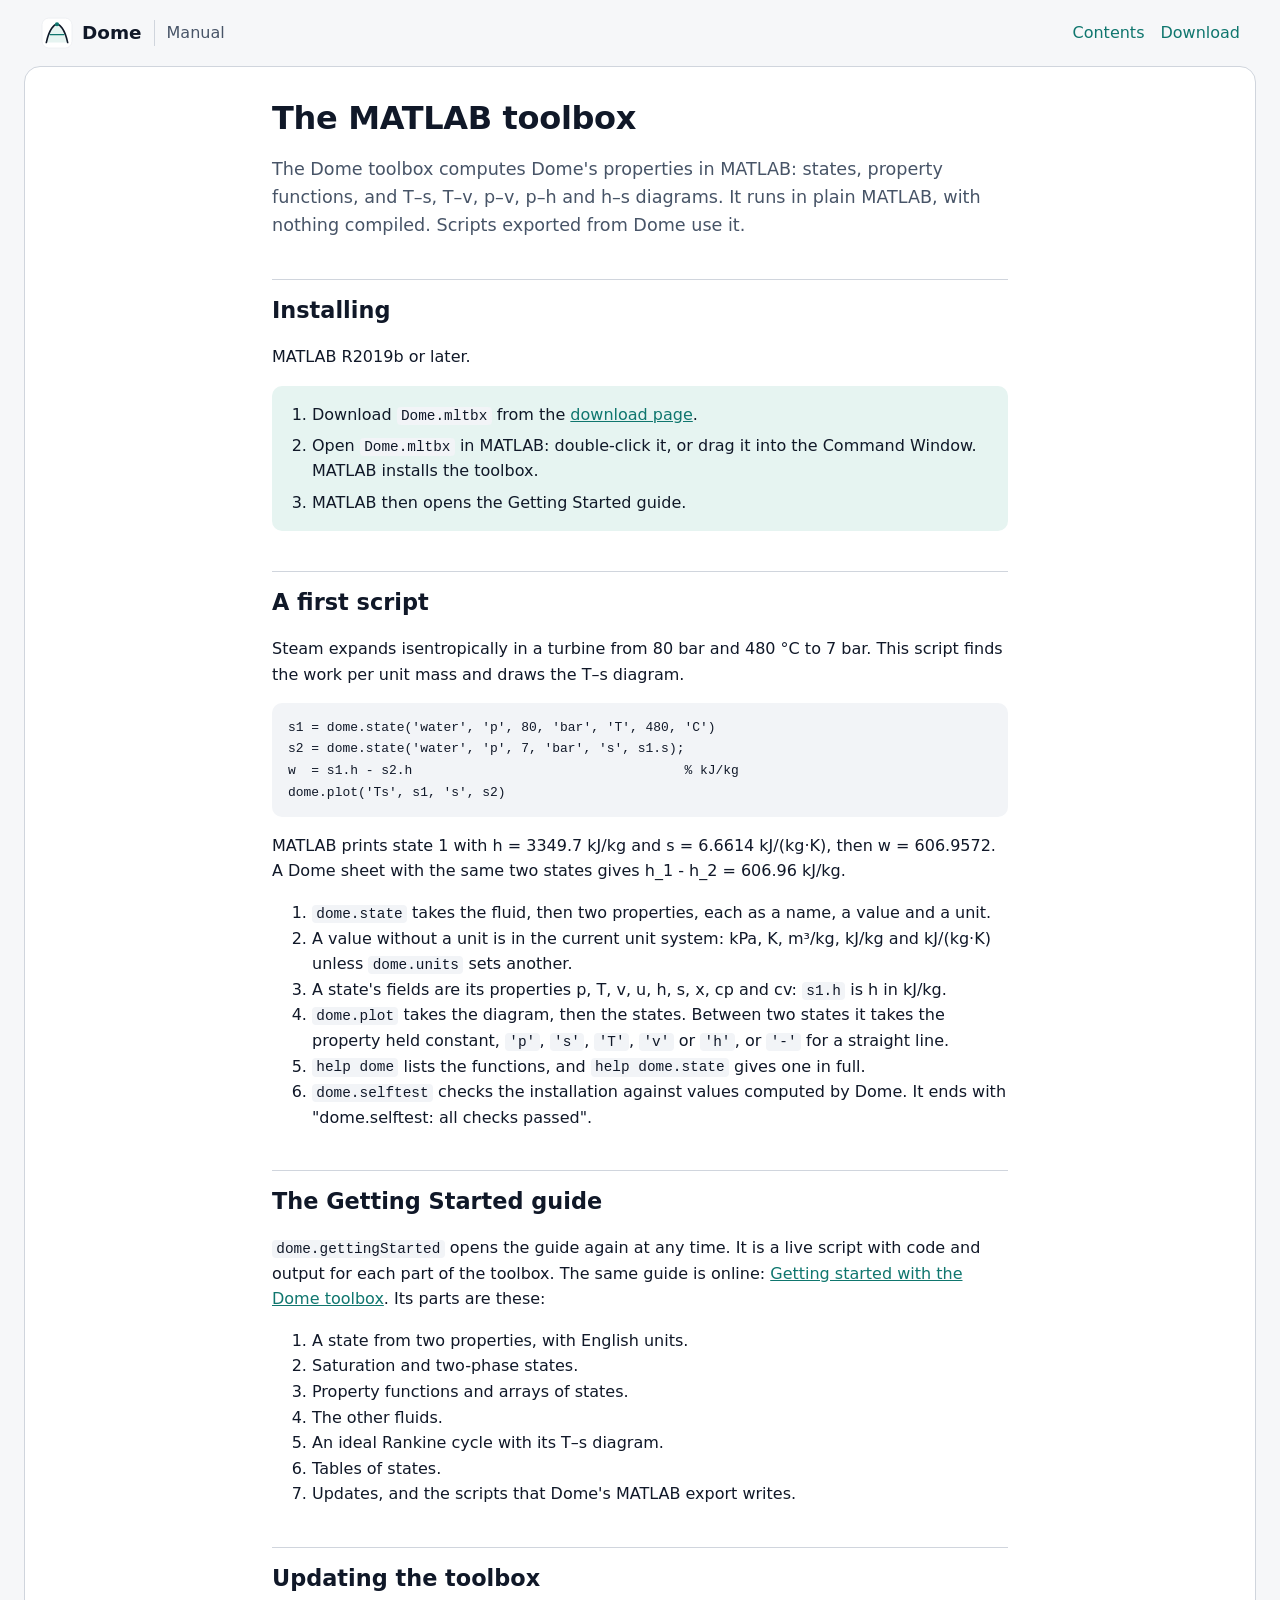
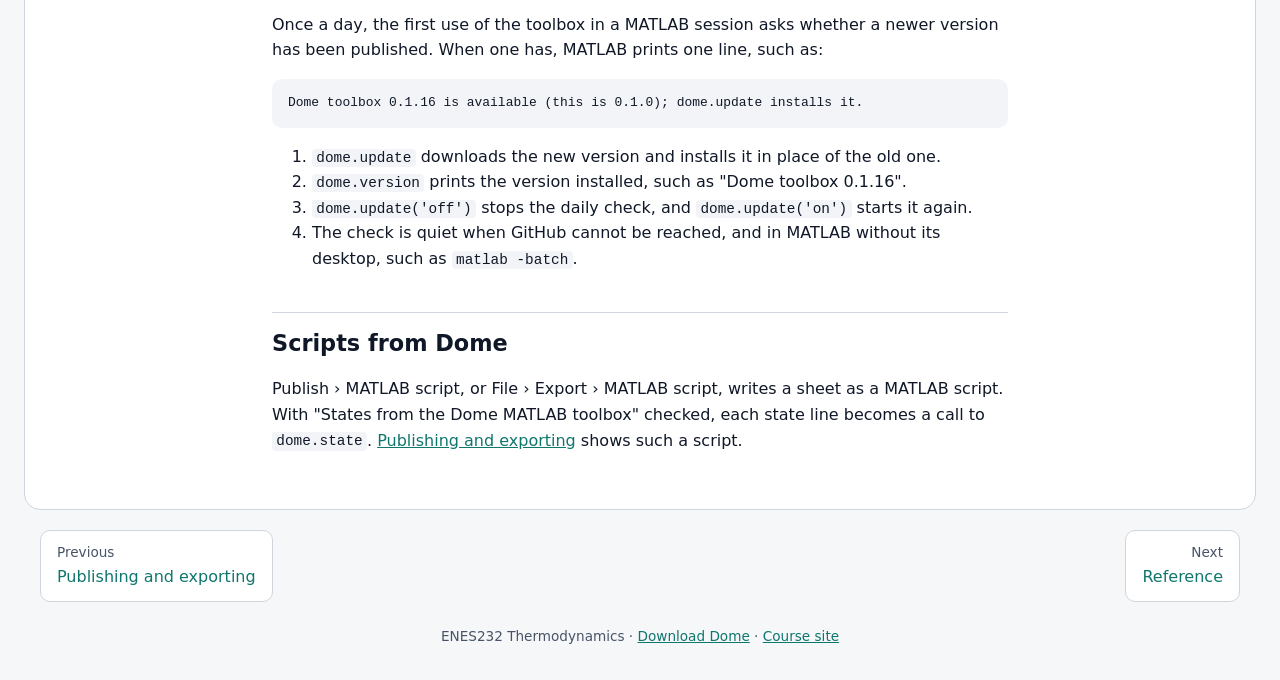
<file: manual/toolbox.html>
<!doctype html>
<!-- Generated by tools/manual/build.mjs (npm run manual) from tools/manual/pages/. Edit the template, not this file. -->
<html lang="en">
<head>
<meta charset="utf-8">
<meta name="viewport" content="width=device-width, initial-scale=1">
<title>The MATLAB toolbox · Dome manual</title>
<meta name="description" content="Installing the Dome toolbox for MATLAB, a first script, the Getting Started guide, updates, and scripts exported from Dome.">
<link rel="icon" href="data:image/svg+xml,%3Csvg xmlns='http://www.w3.org/2000/svg' viewBox='0 0 1024 1024'%3E%3Crect x='64' y='64' width='896' height='896' rx='200' fill='%23fff' stroke='%23D0D5DD' stroke-width='8'/%3E%3Cpath d='M190 800 C 280 380, 430 250, 512 250 C 594 250, 744 380, 834 800' fill='%23E6F4F1' stroke='%23101828' stroke-width='48' stroke-linecap='round'/%3E%3Cpath d='M300 560 L 724 560' stroke='%230F766E' stroke-width='40' stroke-linecap='round'/%3E%3Ccircle cx='512' cy='250' r='62' fill='%230F766E'/%3E%3C/svg%3E">
<link rel="stylesheet" href="manual.css">
</head>
<body>
<header class="site">
  <a class="brand" href="index.html"><svg viewBox="0 0 1024 1024" aria-hidden="true"><rect x="64" y="64" width="896" height="896" rx="200" fill="#FFFFFF" stroke="#D0D5DD" stroke-width="8"/><path d="M190 800 C 280 380, 430 250, 512 250 C 594 250, 744 380, 834 800" fill="#E6F4F1" stroke="#101828" stroke-width="48" stroke-linecap="round"/><path d="M300 560 L 724 560" stroke="#0F766E" stroke-width="40" stroke-linecap="round"/><circle cx="512" cy="250" r="62" fill="#0F766E"/></svg><span>Dome</span></a>
  <span class="section">Manual</span>
  <nav aria-label="Manual"><a href="index.html">Contents</a><a href="../index.html">Download</a></nav>
</header>
<main class="page">
<h1>The MATLAB toolbox</h1>
<p class="lede">The Dome toolbox computes Dome's properties in MATLAB: states, property functions, and T–s, T–v, p–v, p–h and h–s diagrams. It runs in plain MATLAB, with nothing compiled. Scripts exported from Dome use it.</p>

<h2 id="installing">Installing</h2>
<p>MATLAB R2019b or later.</p>
<ol class="steps">
  <li>Download <code>Dome.mltbx</code> from the <a href="../index.html">download page</a>.</li>
  <li>Open <code>Dome.mltbx</code> in MATLAB: double-click it, or drag it into the Command Window. MATLAB installs the toolbox.</li>
  <li>MATLAB then opens the Getting Started guide.</li>
</ol>

<h2 id="first-script">A first script</h2>
<p>Steam expands isentropically in a turbine from 80 bar and 480 °C to 7 bar. This script finds the work per unit mass and draws the T–s diagram.</p>
<pre class="matlab"><code>s1 = dome.state('water', 'p', 80, 'bar', 'T', 480, 'C')
s2 = dome.state('water', 'p', 7, 'bar', 's', s1.s);
w  = s1.h - s2.h                                   % kJ/kg
dome.plot('Ts', s1, 's', s2)</code></pre>
<p>MATLAB prints state 1 with h = 3349.7 kJ/kg and s = 6.6614 kJ/(kg·K), then w = 606.9572. A Dome sheet with the same two states gives h_1 - h_2 = 606.96 kJ/kg.</p>
<ol>
  <li><code>dome.state</code> takes the fluid, then two properties, each as a name, a value and a unit.</li>
  <li>A value without a unit is in the current unit system: kPa, K, m³/kg, kJ/kg and kJ/(kg·K) unless <code>dome.units</code> sets another.</li>
  <li>A state's fields are its properties p, T, v, u, h, s, x, cp and cv: <code>s1.h</code> is h in kJ/kg.</li>
  <li><code>dome.plot</code> takes the diagram, then the states. Between two states it takes the property held constant, <code>'p'</code>, <code>'s'</code>, <code>'T'</code>, <code>'v'</code> or <code>'h'</code>, or <code>'-'</code> for a straight line.</li>
  <li><code>help dome</code> lists the functions, and <code>help dome.state</code> gives one in full.</li>
  <li><code>dome.selftest</code> checks the installation against values computed by Dome. It ends with "dome.selftest: all checks passed".</li>
</ol>

<h2 id="guide" class="lookup">The Getting Started guide</h2>
<p><code>dome.gettingStarted</code> opens the guide again at any time. It is a live script with code and output for each part of the toolbox. The same guide is online: <a href="matlab/getting-started.html">Getting started with the Dome toolbox</a>. Its parts are these:</p>
<ol>
  <li>A state from two properties, with English units.</li>
  <li>Saturation and two-phase states.</li>
  <li>Property functions and arrays of states.</li>
  <li>The other fluids.</li>
  <li>An ideal Rankine cycle with its T–s diagram.</li>
  <li>Tables of states.</li>
  <li>Updates, and the scripts that Dome's MATLAB export writes.</li>
</ol>

<h2 id="updates">Updating the toolbox</h2>
<p>Once a day, the first use of the toolbox in a MATLAB session asks whether a newer version has been published. When one has, MATLAB prints one line, such as:</p>
<pre class="matlab"><code>Dome toolbox 0.1.16 is available (this is 0.1.0); dome.update installs it.</code></pre>
<ol>
  <li><code>dome.update</code> downloads the new version and installs it in place of the old one.</li>
  <li><code>dome.version</code> prints the version installed, such as "Dome toolbox 0.1.16".</li>
  <li><code>dome.update('off')</code> stops the daily check, and <code>dome.update('on')</code> starts it again.</li>
  <li>The check is quiet when GitHub cannot be reached, and in MATLAB without its desktop, such as <code>matlab -batch</code>.</li>
</ol>

<h2 id="scripts" class="lookup">Scripts from Dome</h2>
<p>Publish › MATLAB script, or File › Export › MATLAB script, writes a sheet as a MATLAB script. With "States from the Dome MATLAB toolbox" checked, each state line becomes a call to <code>dome.state</code>. <a href="publishing.html#matlab">Publishing and exporting</a> shows such a script.</p>
</main>
<nav class="pager" aria-label="Pages"><a class="prev" href="publishing.html"><span>Previous</span>Publishing and exporting</a><a class="next" href="reference.html"><span>Next</span>Reference</a></nav>
<footer class="site">ENES232 Thermodynamics · <a href="../index.html">Download Dome</a> · <a href="https://ealtabet-teaching.github.io/enes232/">Course site</a></footer>
</body>
</html>
</file>
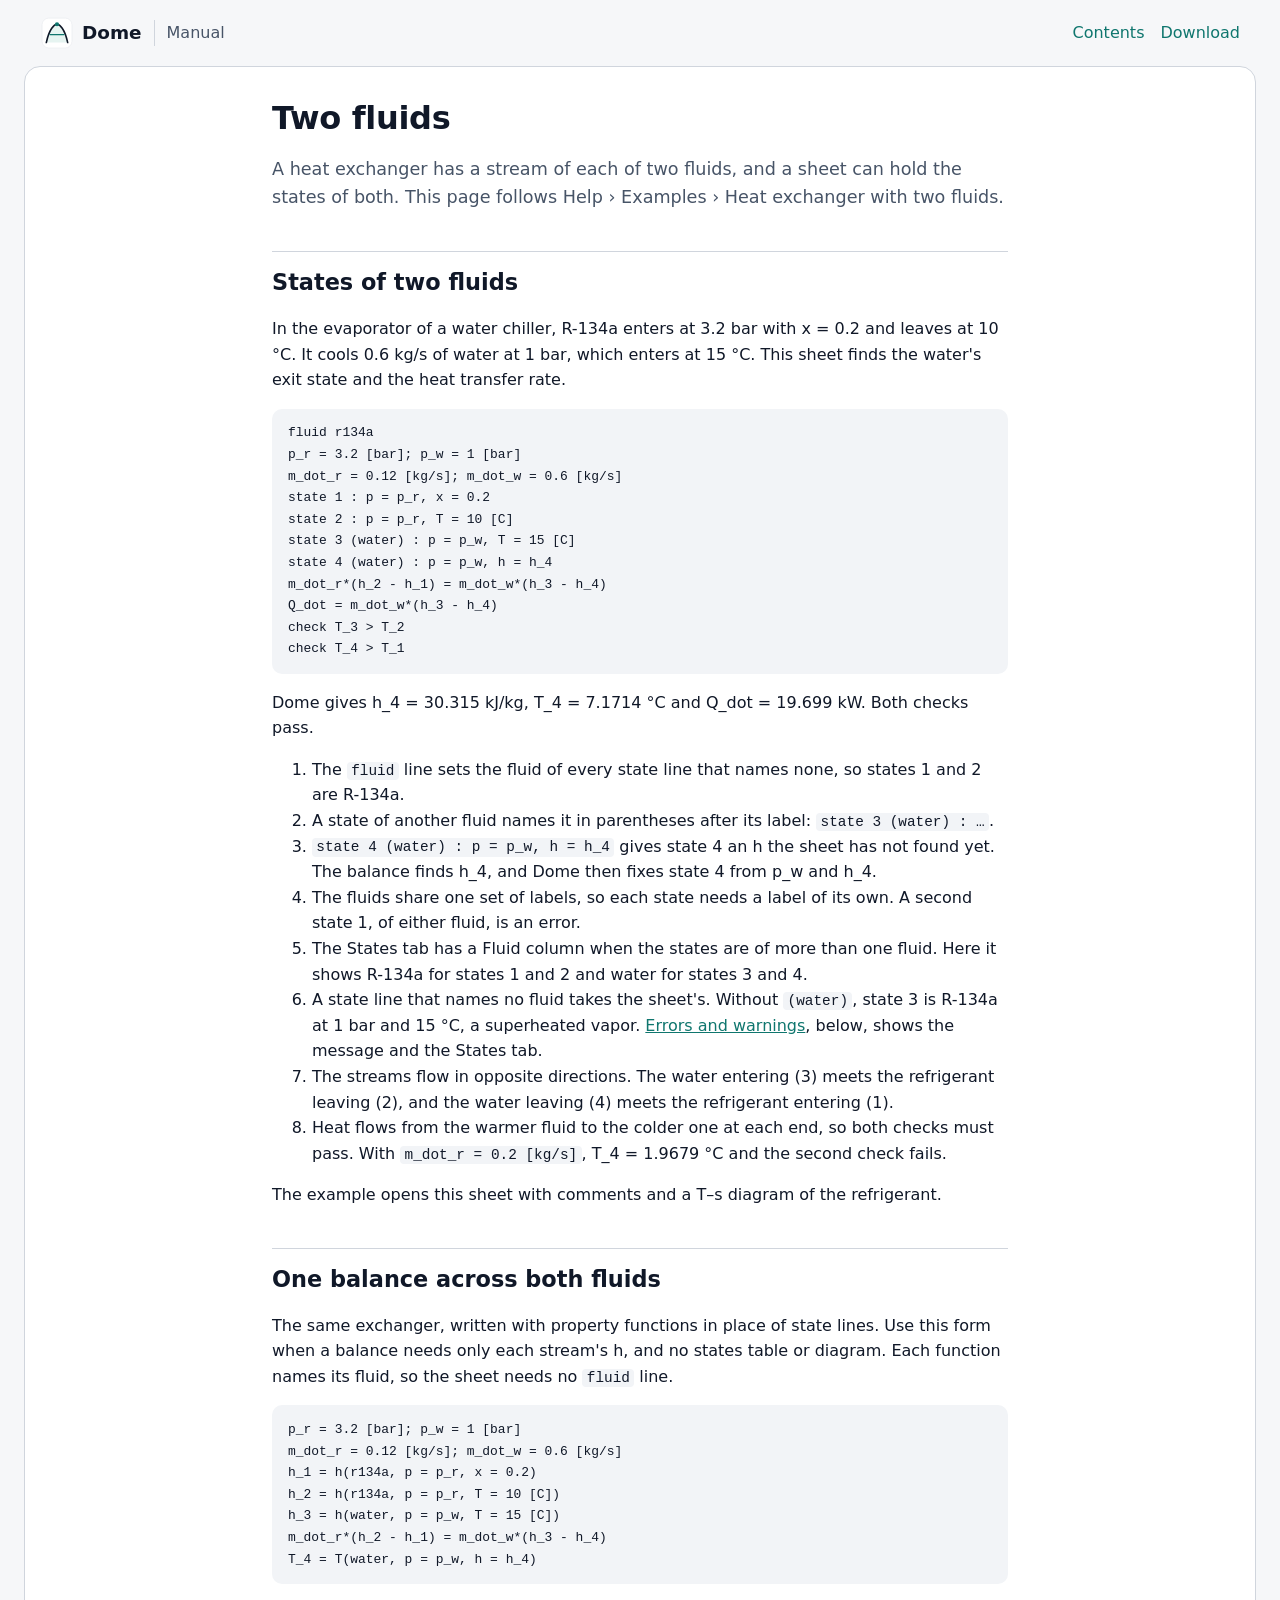
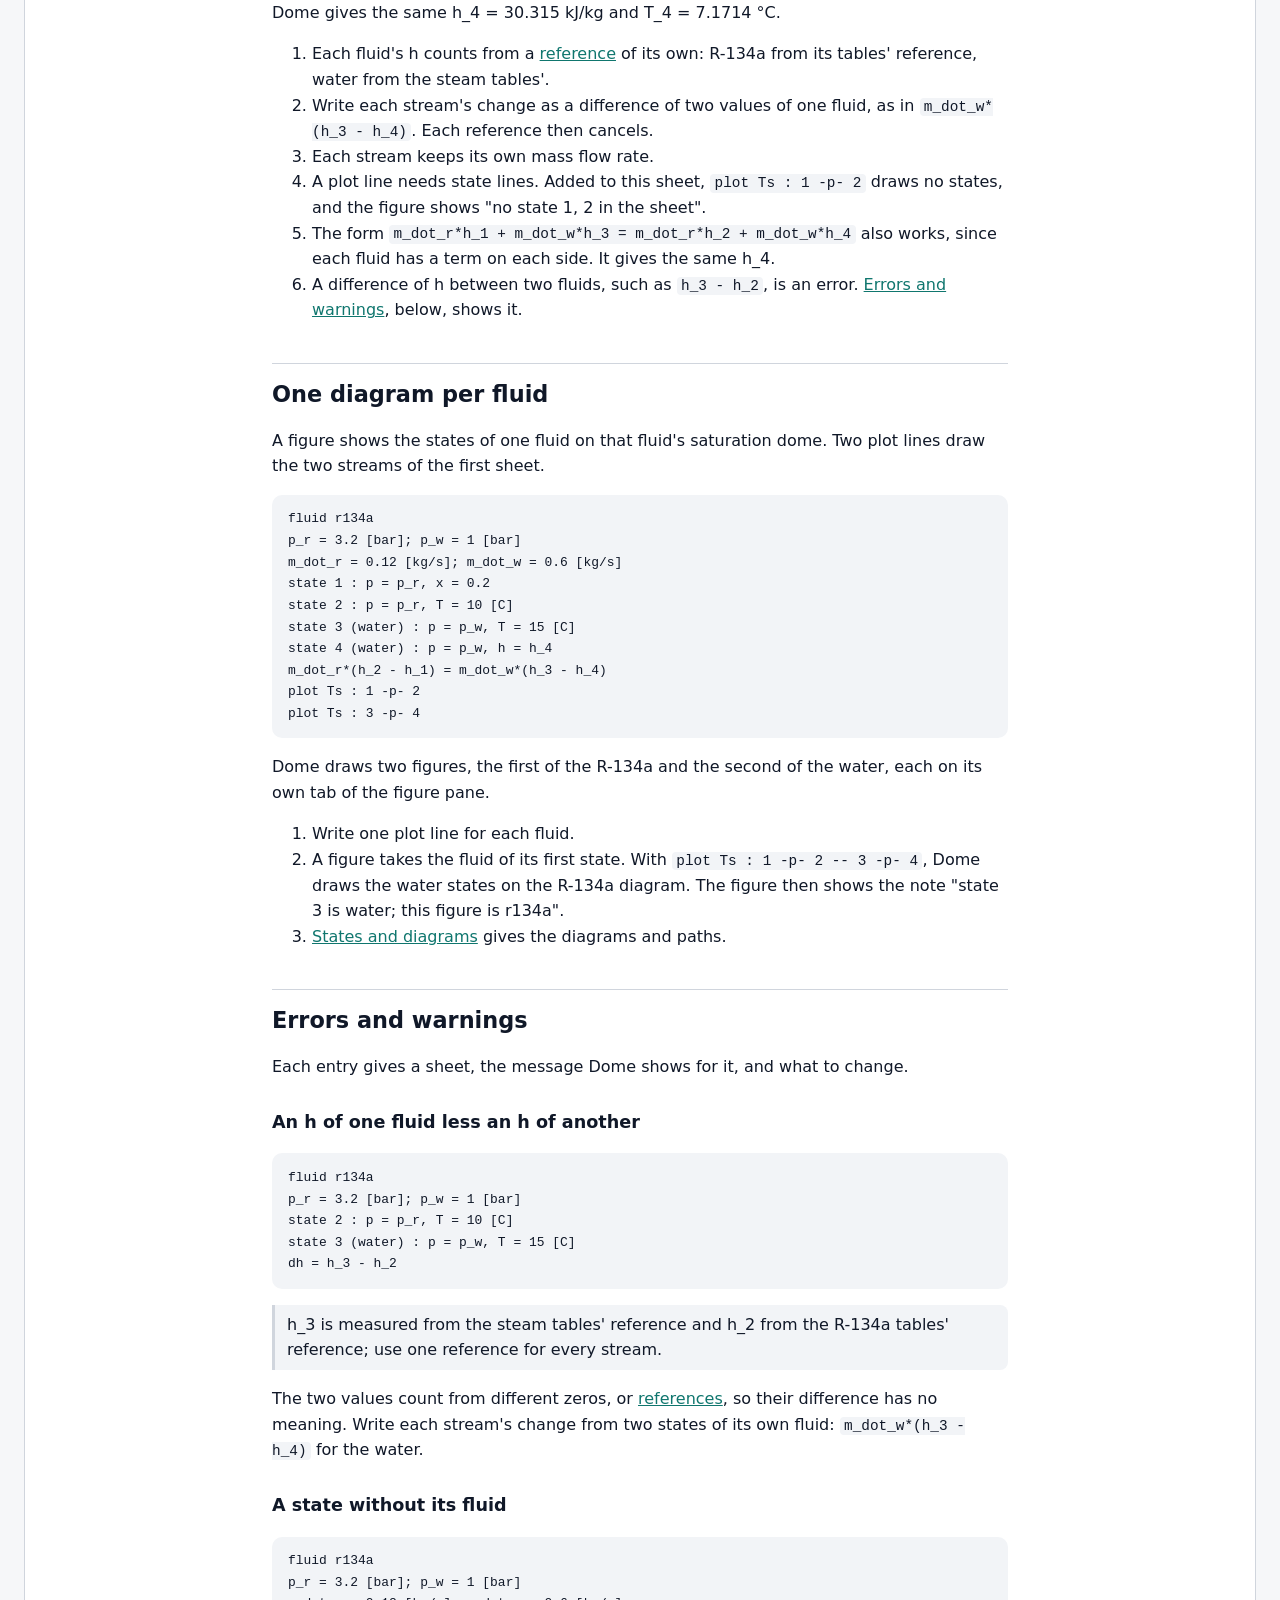
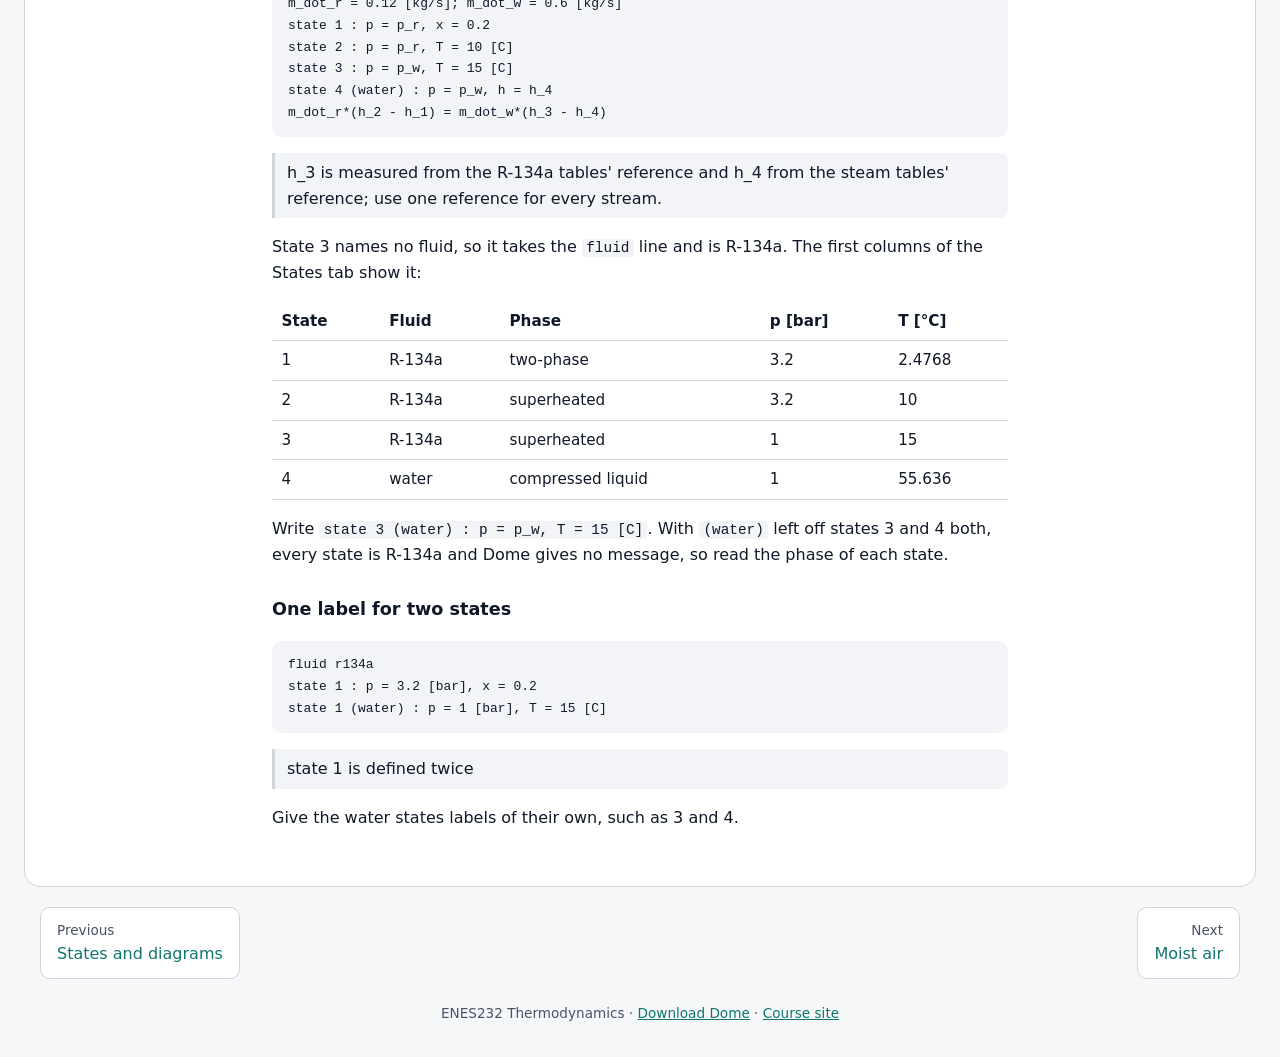
<file: manual/two-fluids.html>
<!doctype html>
<!-- Generated by tools/manual/build.mjs (npm run manual) from tools/manual/pages/. Edit the template, not this file. -->
<html lang="en">
<head>
<meta charset="utf-8">
<meta name="viewport" content="width=device-width, initial-scale=1">
<title>Two fluids · Dome manual</title>
<meta name="description" content="States of two fluids in one sheet, one energy balance across both, one diagram per fluid, and the messages for a balance that mixes them.">
<link rel="icon" href="data:image/svg+xml,%3Csvg xmlns='http://www.w3.org/2000/svg' viewBox='0 0 1024 1024'%3E%3Crect x='64' y='64' width='896' height='896' rx='200' fill='%23fff' stroke='%23D0D5DD' stroke-width='8'/%3E%3Cpath d='M190 800 C 280 380, 430 250, 512 250 C 594 250, 744 380, 834 800' fill='%23E6F4F1' stroke='%23101828' stroke-width='48' stroke-linecap='round'/%3E%3Cpath d='M300 560 L 724 560' stroke='%230F766E' stroke-width='40' stroke-linecap='round'/%3E%3Ccircle cx='512' cy='250' r='62' fill='%230F766E'/%3E%3C/svg%3E">
<link rel="stylesheet" href="manual.css">
</head>
<body>
<header class="site">
  <a class="brand" href="index.html"><svg viewBox="0 0 1024 1024" aria-hidden="true"><rect x="64" y="64" width="896" height="896" rx="200" fill="#FFFFFF" stroke="#D0D5DD" stroke-width="8"/><path d="M190 800 C 280 380, 430 250, 512 250 C 594 250, 744 380, 834 800" fill="#E6F4F1" stroke="#101828" stroke-width="48" stroke-linecap="round"/><path d="M300 560 L 724 560" stroke="#0F766E" stroke-width="40" stroke-linecap="round"/><circle cx="512" cy="250" r="62" fill="#0F766E"/></svg><span>Dome</span></a>
  <span class="section">Manual</span>
  <nav aria-label="Manual"><a href="index.html">Contents</a><a href="../index.html">Download</a></nav>
</header>
<main class="page">
<h1>Two fluids</h1>
<p class="lede">A heat exchanger has a stream of each of two fluids, and a sheet can hold the states of both. This page follows Help › Examples › Heat exchanger with two fluids.</p>

<h2 id="two-states">States of two fluids</h2>
<p>In the evaporator of a water chiller, R-134a enters at 3.2 bar with x = 0.2 and leaves at 10 °C. It cools 0.6 kg/s of water at 1 bar, which enters at 15 °C. This sheet finds the water's exit state and the heat transfer rate.</p>
<pre><code>fluid r134a
p_r = 3.2 [bar]; p_w = 1 [bar]
m_dot_r = 0.12 [kg/s]; m_dot_w = 0.6 [kg/s]
state 1 : p = p_r, x = 0.2
state 2 : p = p_r, T = 10 [C]
state 3 (water) : p = p_w, T = 15 [C]
state 4 (water) : p = p_w, h = h_4
m_dot_r*(h_2 - h_1) = m_dot_w*(h_3 - h_4)
Q_dot = m_dot_w*(h_3 - h_4)
check T_3 &gt; T_2
check T_4 &gt; T_1</code></pre>
<p>Dome gives h_4 = 30.315 kJ/kg, T_4 = 7.1714 °C and Q_dot = 19.699 kW. Both checks pass.</p>
<ol>
  <li>The <code>fluid</code> line sets the fluid of every state line that names none, so states 1 and 2 are R-134a.</li>
  <li>A state of another fluid names it in parentheses after its label: <code>state 3 (water) : …</code>.</li>
  <li><code>state 4 (water) : p = p_w, h = h_4</code> gives state 4 an h the sheet has not found yet. The balance finds h_4, and Dome then fixes state 4 from p_w and h_4.</li>
  <li>The fluids share one set of labels, so each state needs a label of its own. A second state 1, of either fluid, is an error.</li>
  <li>The States tab has a Fluid column when the states are of more than one fluid. Here it shows R-134a for states 1 and 2 and water for states 3 and 4.</li>
  <li>A state line that names no fluid takes the sheet's. Without <code>(water)</code>, state 3 is R-134a at 1 bar and 15 °C, a superheated vapor. <a href="#refuses">Errors and warnings</a>, below, shows the message and the States tab.</li>
  <li>The streams flow in opposite directions. The water entering (3) meets the refrigerant leaving (2), and the water leaving (4) meets the refrigerant entering (1).</li>
  <li>Heat flows from the warmer fluid to the colder one at each end, so both checks must pass. With <code>m_dot_r = 0.2 [kg/s]</code>, T_4 = 1.9679 °C and the second check fails.</li>
</ol>
<p>The example opens this sheet with comments and a T–s diagram of the refrigerant.</p>

<h2 id="one-balance">One balance across both fluids</h2>
<p>The same exchanger, written with property functions in place of state lines. Use this form when a balance needs only each stream's h, and no states table or diagram. Each function names its fluid, so the sheet needs no <code>fluid</code> line.</p>
<pre><code>p_r = 3.2 [bar]; p_w = 1 [bar]
m_dot_r = 0.12 [kg/s]; m_dot_w = 0.6 [kg/s]
h_1 = h(r134a, p = p_r, x = 0.2)
h_2 = h(r134a, p = p_r, T = 10 [C])
h_3 = h(water, p = p_w, T = 15 [C])
m_dot_r*(h_2 - h_1) = m_dot_w*(h_3 - h_4)
T_4 = T(water, p = p_w, h = h_4)</code></pre>
<p>Dome gives the same h_4 = 30.315 kJ/kg and T_4 = 7.1714 °C.</p>
<ol>
  <li>Each fluid's h counts from a <a href="states.html#reference">reference</a> of its own: R-134a from its tables' reference, water from the steam tables'.</li>
  <li>Write each stream's change as a difference of two values of one fluid, as in <code>m_dot_w*(h_3 - h_4)</code>. Each reference then cancels.</li>
  <li>Each stream keeps its own mass flow rate.</li>
  <li>A plot line needs state lines. Added to this sheet, <code>plot Ts : 1 -p- 2</code> draws no states, and the figure shows "no state 1, 2 in the sheet".</li>
  <li>The form <code>m_dot_r*h_1 + m_dot_w*h_3 = m_dot_r*h_2 + m_dot_w*h_4</code> also works, since each fluid has a term on each side. It gives the same h_4.</li>
  <li>A difference of h between two fluids, such as <code>h_3 - h_2</code>, is an error. <a href="#refuses">Errors and warnings</a>, below, shows it.</li>
</ol>

<h2 id="diagrams">One diagram per fluid</h2>
<p>A figure shows the states of one fluid on that fluid's saturation dome. Two plot lines draw the two streams of the first sheet.</p>
<pre><code>fluid r134a
p_r = 3.2 [bar]; p_w = 1 [bar]
m_dot_r = 0.12 [kg/s]; m_dot_w = 0.6 [kg/s]
state 1 : p = p_r, x = 0.2
state 2 : p = p_r, T = 10 [C]
state 3 (water) : p = p_w, T = 15 [C]
state 4 (water) : p = p_w, h = h_4
m_dot_r*(h_2 - h_1) = m_dot_w*(h_3 - h_4)
plot Ts : 1 -p- 2
plot Ts : 3 -p- 4</code></pre>
<p>Dome draws two figures, the first of the R-134a and the second of the water, each on its own tab of the figure pane.</p>
<ol>
  <li>Write one plot line for each fluid.</li>
  <li>A figure takes the fluid of its first state. With <code>plot Ts : 1 -p- 2 -- 3 -p- 4</code>, Dome draws the water states on the R-134a diagram. The figure then shows the note "state 3 is water; this figure is r134a".</li>
  <li><a href="states.html#diagrams">States and diagrams</a> gives the diagrams and paths.</li>
</ol>

<h2 id="refuses">Errors and warnings</h2>
<p>Each entry gives a sheet, the message Dome shows for it, and what to change.</p>

<h3>An h of one fluid less an h of another</h3>
<pre class="refused"><code>fluid r134a
p_r = 3.2 [bar]; p_w = 1 [bar]
state 2 : p = p_r, T = 10 [C]
state 3 (water) : p = p_w, T = 15 [C]
dh = h_3 - h_2</code></pre>
<p class="msg">h_3 is measured from the steam tables' reference and h_2 from the R-134a tables' reference; use one reference for every stream.</p>
<p>The two values count from different zeros, or <a href="states.html#reference">references</a>, so their difference has no meaning. Write each stream's change from two states of its own fluid: <code>m_dot_w*(h_3 - h_4)</code> for the water.</p>

<h3>A state without its fluid</h3>
<pre class="refused"><code>fluid r134a
p_r = 3.2 [bar]; p_w = 1 [bar]
m_dot_r = 0.12 [kg/s]; m_dot_w = 0.6 [kg/s]
state 1 : p = p_r, x = 0.2
state 2 : p = p_r, T = 10 [C]
state 3 : p = p_w, T = 15 [C]
state 4 (water) : p = p_w, h = h_4
m_dot_r*(h_2 - h_1) = m_dot_w*(h_3 - h_4)</code></pre>
<p class="msg">h_3 is measured from the R-134a tables' reference and h_4 from the steam tables' reference; use one reference for every stream.</p>
<p>State 3 names no fluid, so it takes the <code>fluid</code> line and is R-134a. The first columns of the States tab show it:</p>
<table class="plain">
  <thead><tr><th>State</th><th>Fluid</th><th>Phase</th><th>p [bar]</th><th>T [°C]</th></tr></thead>
  <tbody>
    <tr><td>1</td><td>R-134a</td><td>two-phase</td><td>3.2</td><td>2.4768</td></tr>
    <tr><td>2</td><td>R-134a</td><td>superheated</td><td>3.2</td><td>10</td></tr>
    <tr><td>3</td><td>R-134a</td><td>superheated</td><td>1</td><td>15</td></tr>
    <tr><td>4</td><td>water</td><td>compressed liquid</td><td>1</td><td>55.636</td></tr>
  </tbody>
</table>
<p>Write <code>state 3 (water) : p = p_w, T = 15 [C]</code>. With <code>(water)</code> left off states 3 and 4 both, every state is R-134a and Dome gives no message, so read the phase of each state.</p>

<h3>One label for two states</h3>
<pre class="refused"><code>fluid r134a
state 1 : p = 3.2 [bar], x = 0.2
state 1 (water) : p = 1 [bar], T = 15 [C]</code></pre>
<p class="msg">state 1 is defined twice</p>
<p>Give the water states labels of their own, such as 3 and 4.</p>
</main>
<nav class="pager" aria-label="Pages"><a class="prev" href="states.html"><span>Previous</span>States and diagrams</a><a class="next" href="moist-air.html"><span>Next</span>Moist air</a></nav>
<footer class="site">ENES232 Thermodynamics · <a href="../index.html">Download Dome</a> · <a href="https://ealtabet-teaching.github.io/enes232/">Course site</a></footer>
</body>
</html>
</file>
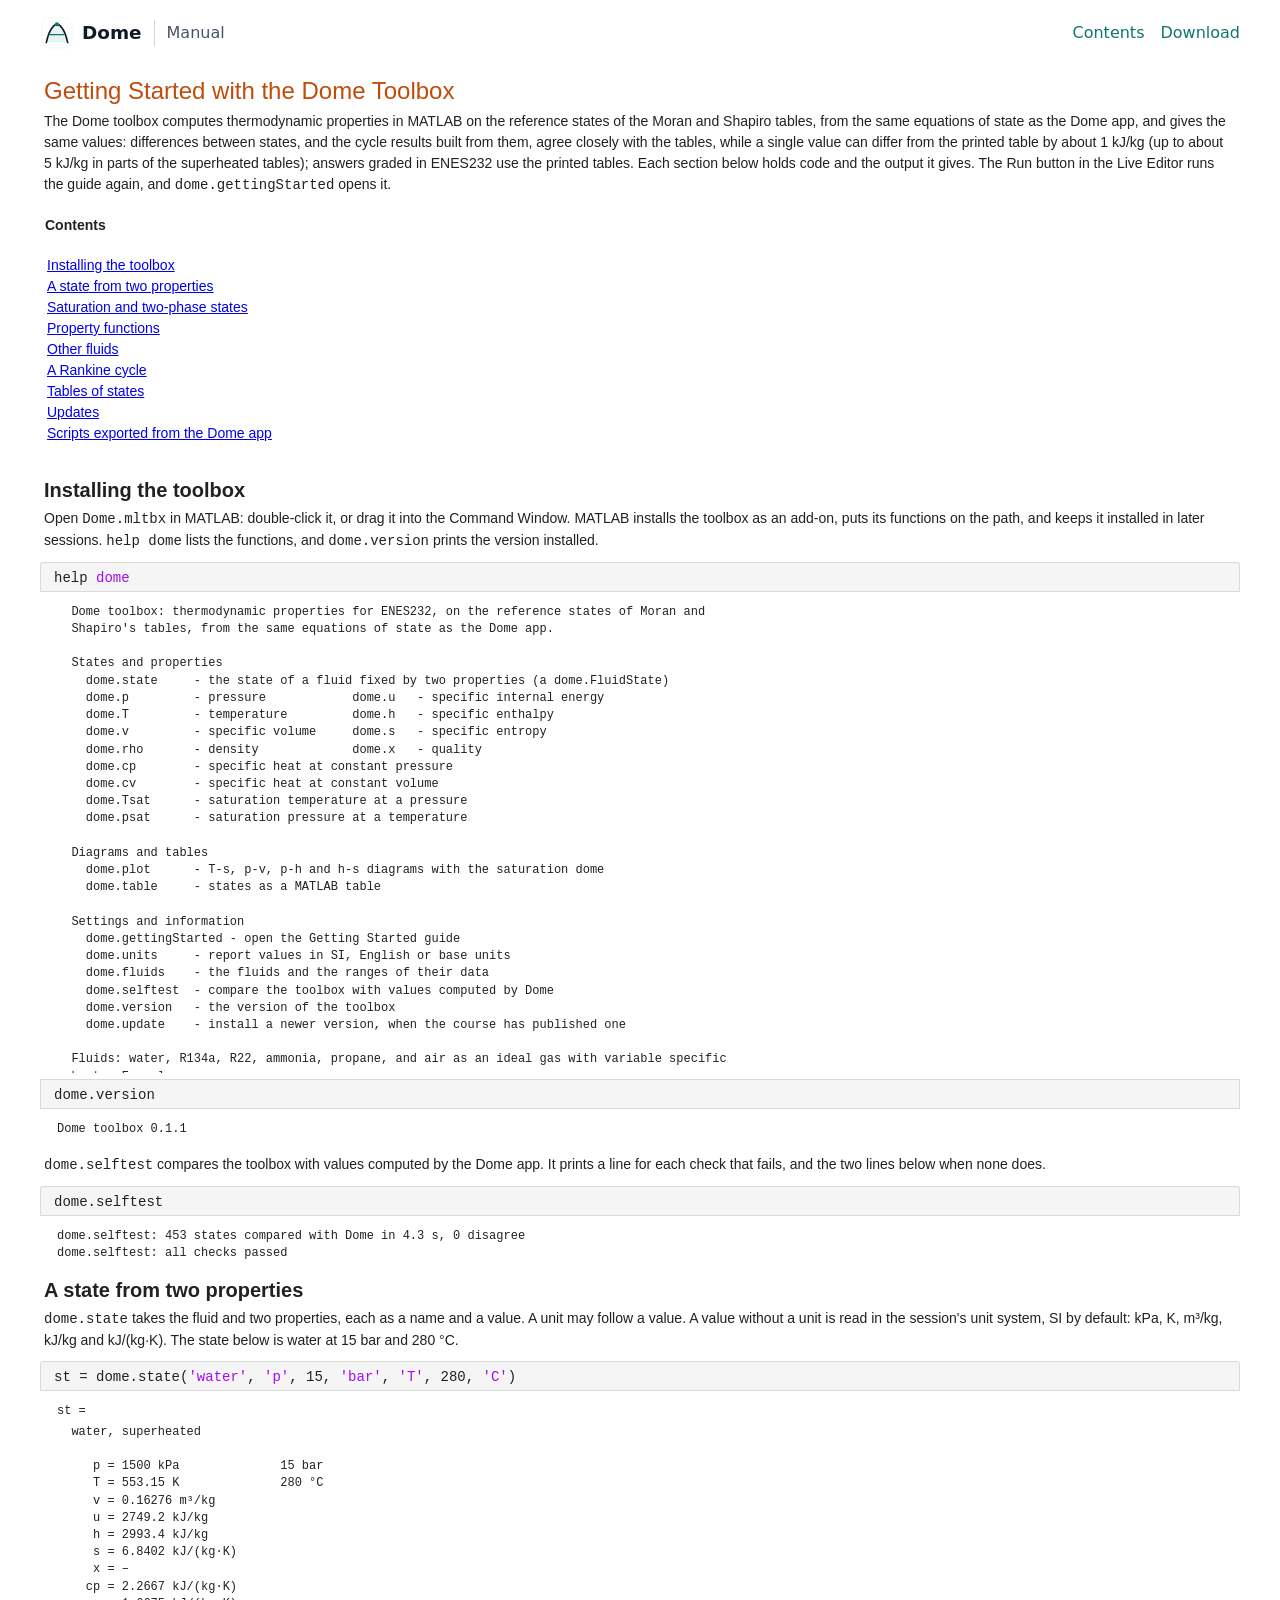
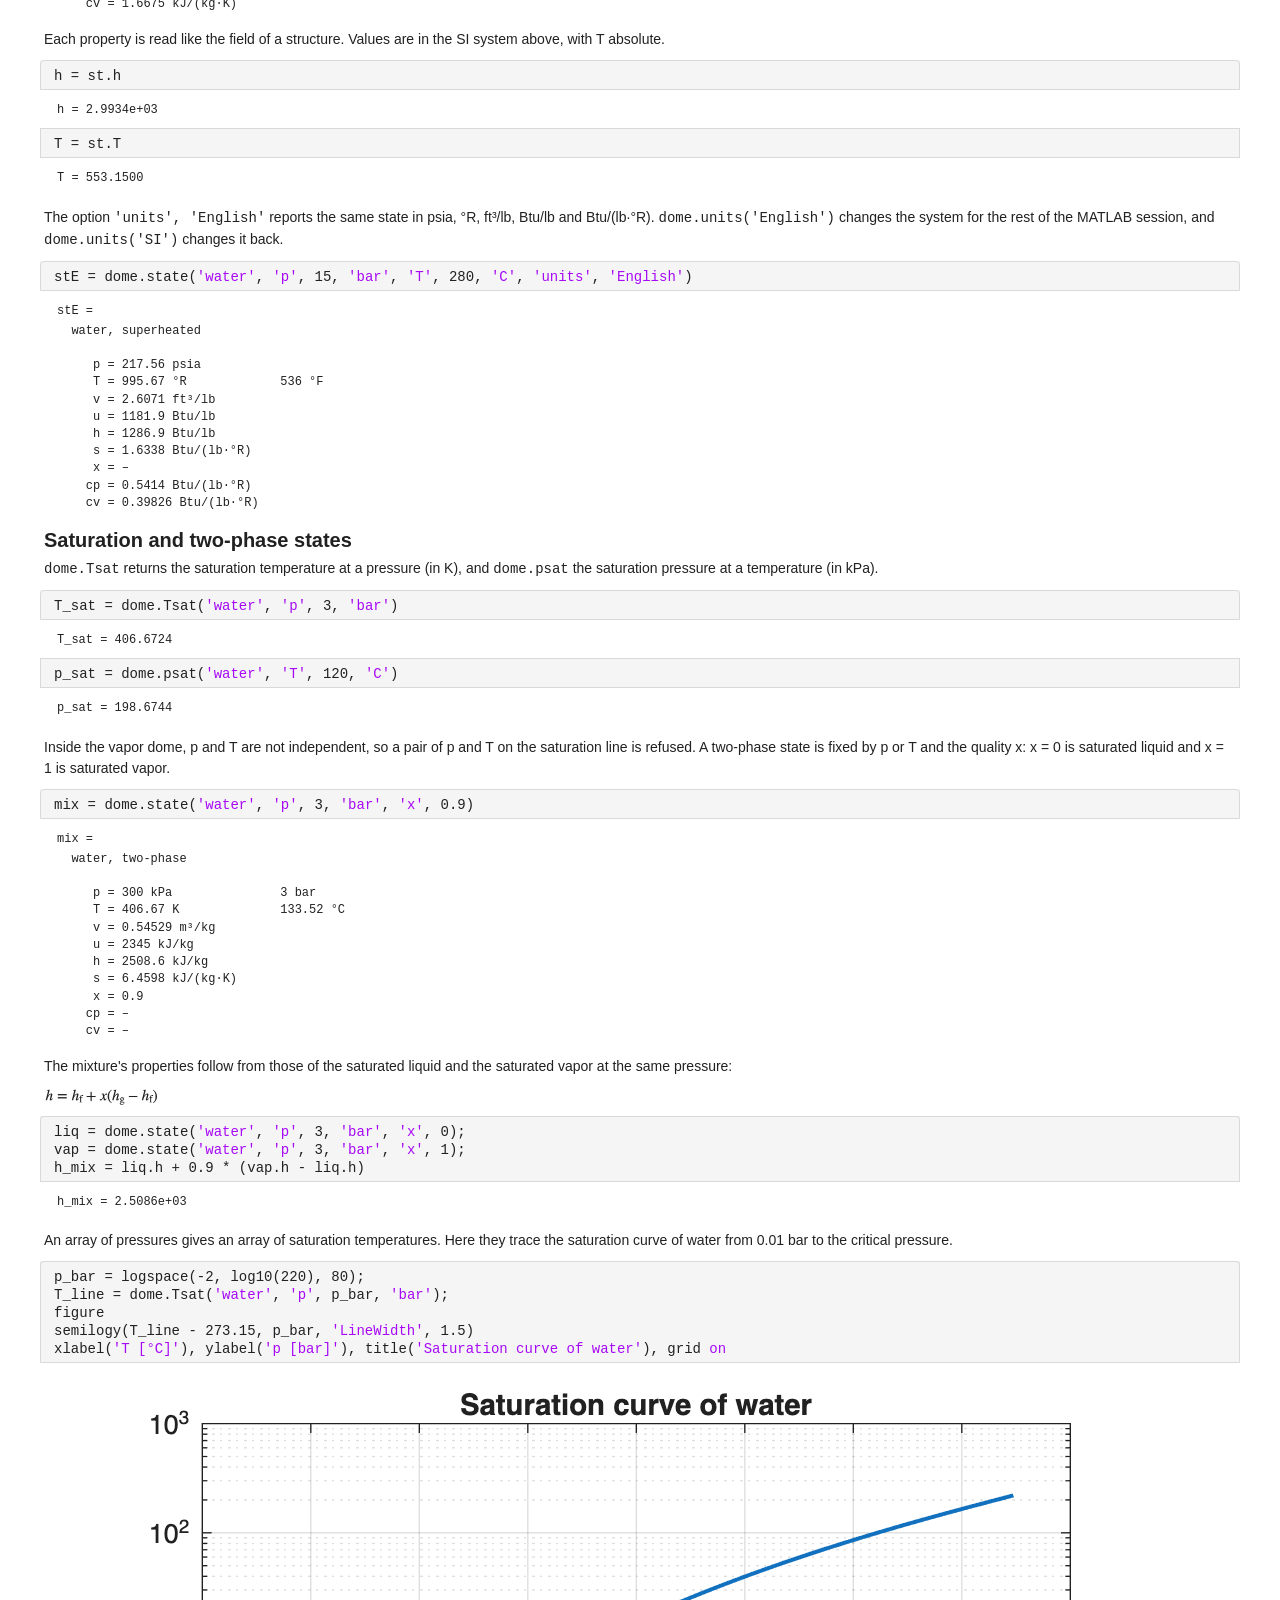
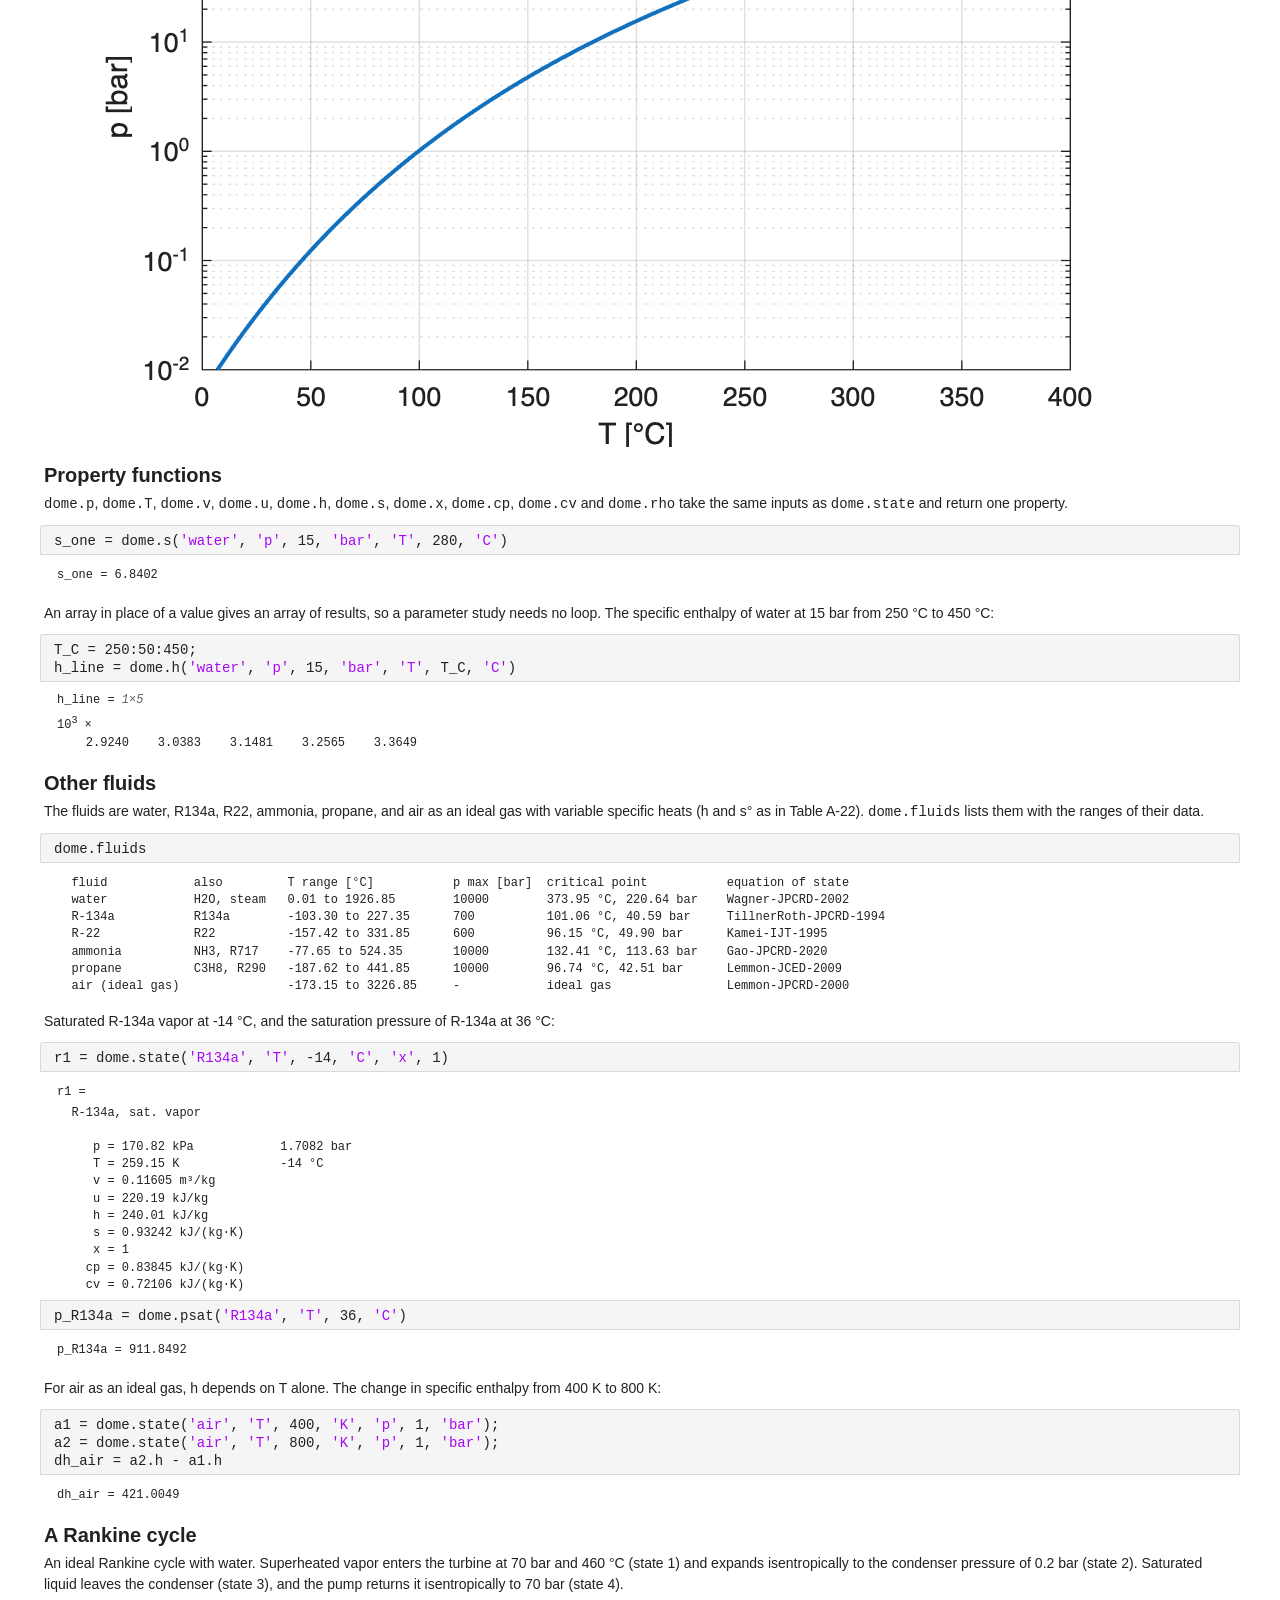
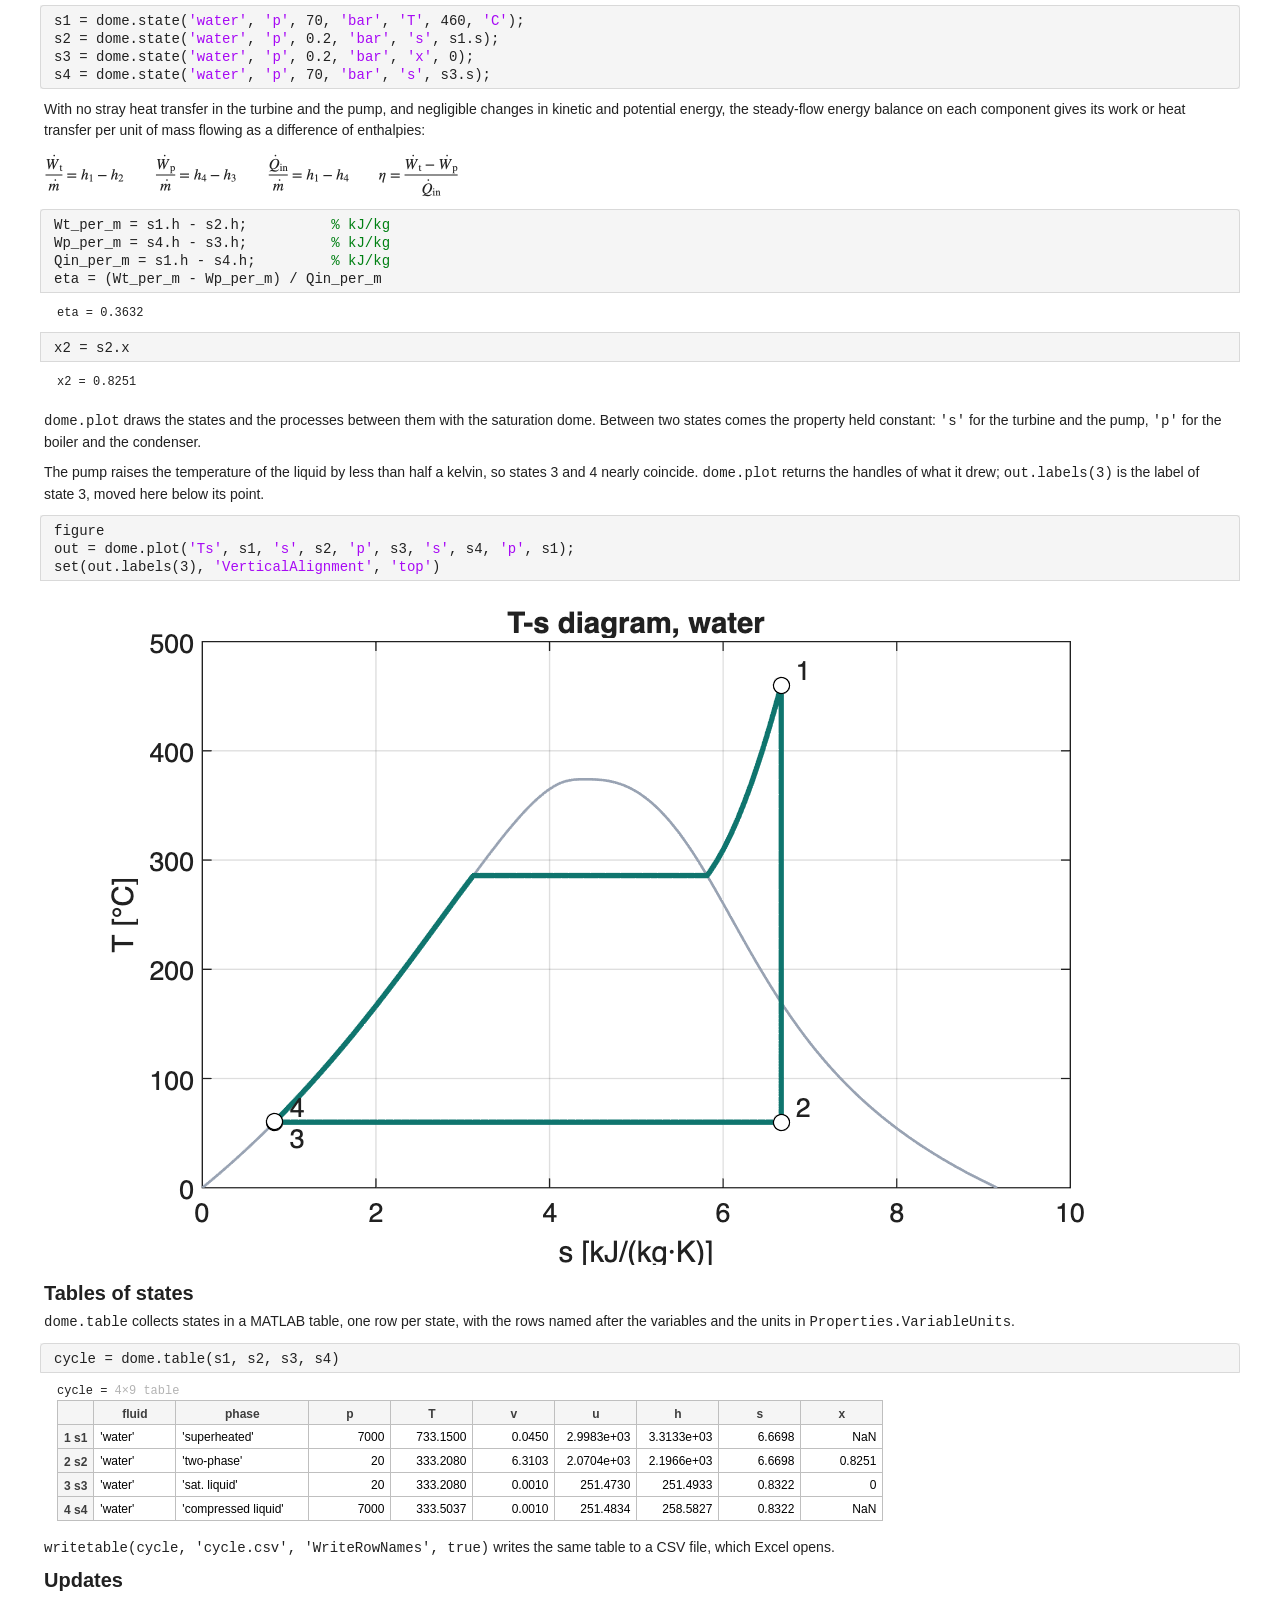
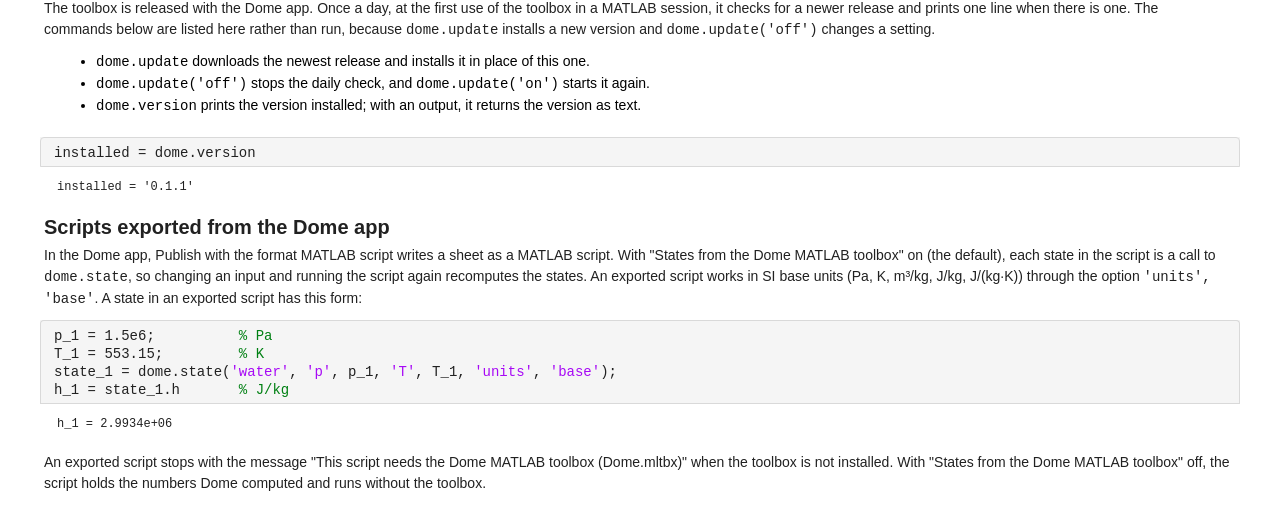
<file: manual/matlab/getting-started.html>
<!DOCTYPE html PUBLIC "-//W3C//DTD HTML 4.01 Transitional//EN">
<html><head><meta http-equiv="Content-Type" content="text/html; charset=utf-8"><meta http-equiv="X-UA-Compatible" content="IE=edge,IE=9,chrome=1"><meta name="generator" content="MATLAB 2025b"><title>Getting Started with the Dome Toolbox</title><style type="text/css">.rtcContent { padding: 30px; } .S0 { margin: 3px 10px 5px 4px; padding: 0px; line-height: 28.8px; min-height: 0px; white-space: pre-wrap; color: rgb(192, 76, 11); font-family: Helvetica, Arial, sans-serif, Helvetica, Arial, sans-serif; font-style: normal; font-size: 24px; font-weight: 400; text-align: left;  }
.S1 { margin: 2px 10px 9px 4px; padding: 0px; line-height: 21px; min-height: 0px; white-space: pre-wrap; color: rgb(33, 33, 33); font-family: Helvetica, Arial, sans-serif, Helvetica, Arial, sans-serif; font-style: normal; font-size: 14px; font-weight: 400; text-align: left;  }
.S2 { margin-bottom: 20px; padding-bottom: 4px;  }
.S3 { margin: 0px; padding: 10px 0px 10px 5px; line-height: 21px; min-height: 0px; white-space: pre-wrap; color: rgb(33, 33, 33); font-family: Helvetica, Arial, sans-serif, Helvetica, Arial, sans-serif; font-style: normal; font-size: 14px; font-weight: 700; text-align: start;  }
.S4 { margin: -1px 0px 0px; padding: 10px 0px 10px 7px; line-height: 21px; min-height: 0px; white-space: pre-wrap; color: rgb(33, 33, 33); font-family: Helvetica, Arial, sans-serif, Helvetica, Arial, sans-serif; font-style: normal; font-size: 14px; font-weight: 400; text-align: start;  }
.S5 { margin: 3px 10px 5px 4px; padding: 0px; line-height: 25px; min-height: 0px; white-space: pre-wrap; color: rgb(33, 33, 33); font-family: Helvetica, Arial, sans-serif, Helvetica, Arial, sans-serif; font-style: normal; font-size: 20px; font-weight: 700; text-align: left;  }
.CodeBlock { background-color: #F5F5F5; margin: 10px 15px 10px 0; display: inline-block; min-width: 100%; }
.eoOutputWrapper { width: calc(90vw - 10px) !important; }
.S6 { border-left: 1px solid rgb(217, 217, 217); border-right: 1px solid rgb(217, 217, 217); border-top: 1px solid rgb(217, 217, 217); border-bottom: 1px solid rgb(217, 217, 217); border-radius: 4px 4px 0px 0px; padding: 6px 45px 4px 13px; line-height: 18.004px; min-height: 0px; white-space: nowrap; color: rgb(33, 33, 33); font-family: Menlo, Monaco, Consolas, "Courier New", monospace, Menlo, Monaco, Consolas, "Courier New", monospace; font-size: 14px;  }
.S7 { color: rgb(33, 33, 33); padding: 10px 0px 6px 17px; background: rgb(255, 255, 255) none repeat scroll 0% 0% / auto padding-box border-box; font-family: Menlo, Monaco, Consolas, "Courier New", monospace; font-size: 14px; overflow-x: hidden; line-height: 17.234px;  }
/* Styling that is common to warnings and errors is in diagnosticOutput.css */.embeddedOutputsErrorElement {    min-height: 18px;    max-height: 550px;}
.embeddedOutputsErrorElement .diagnosticMessage-errorType {    overflow: auto;}
.embeddedOutputsErrorElement.activeOutput .eoOutputContent {    user-select: text;    -webkit-user-select: text;}
.embeddedOutputsErrorElement.activeOutput .eoOutputContent button {    user-select: none;    -webkit-user-select: none;}
.embeddedOutputsErrorElement .eoOutputContent ::selection {}
.embeddedOutputsErrorElement.inlineElement {}
.embeddedOutputsErrorElement.rightPaneElement {}
/* Styling that is common to warnings and errors is in diagnosticOutput.css */.embeddedOutputsWarningElement {    min-height: 18px;    max-height: 550px;}
.embeddedOutputsWarningElement .diagnosticMessage-warningType {    overflow: auto;}
.embeddedOutputsWarningElement.activeOutput .eoOutputContent {    user-select: text;    -webkit-user-select: text;}
.embeddedOutputsWarningElement .eoOutputContent ::selection {}
.embeddedOutputsWarningElement.inlineElement {}
.embeddedOutputsWarningElement.rightPaneElement {}
/* Copyright 2015-2023 The MathWorks, Inc. *//* In this file, styles are not scoped to rtcContainer since they could be in the Dojo Tooltip */.diagnosticMessage-wrapper {    font-family: Menlo, Monaco, Consolas, "Courier New", monospace;    font-size: 12px;}
.diagnosticMessage-wrapper.diagnosticMessage-warningType {    /*This fallback value will be used for appdesigner warnings*/    color: var(--rtc-warning-output-color, var(--mw-color-matlabWarning));}
.diagnosticMessage-wrapper.diagnosticMessage-warningType a {    /*This fallback value will be used for appdesigner warnings*/    color: var(--rtc-warning-output-color, var(--mw-color-matlabWarning));    text-decoration: underline;}
.rtcThemeDefaultOverride .diagnosticMessage-wrapper.diagnosticMessage-warningType,.rtcThemeDefaultOverride .diagnosticMessage-wrapper.diagnosticMessage-warningType a {    color: var(--mw-color-matlabWarning) !important;}
.diagnosticMessage-wrapper.diagnosticMessage-errorType {    /*This fallback value will be used in appdesigner error tooltip text*/    color: var(--rtc-error-output-color, var(--mw-color-matlabErrors));}
.diagnosticMessage-wrapper.diagnosticMessage-errorType a {    /*This fallback value will be used in appdesigner error tooltip text*/    color: var(--rtc-error-output-color, var(--mw-color-matlabErrors));    text-decoration: underline;}
.rtcThemeDefaultOverride .diagnosticMessage-wrapper.diagnosticMessage-errorType,.rtcThemeDefaultOverride .diagnosticMessage-wrapper.diagnosticMessage-errorType a {    color: var(--mw-color-matlabErrors) !important;}
.diagnosticMessage-wrapper .diagnosticMessage-messagePart,.diagnosticMessage-wrapper .diagnosticMessage-causePart {    white-space: pre-wrap;}
.diagnosticMessage-wrapper .diagnosticMessage-stackPart {    white-space: pre;}
.embeddedOutputsTextElement,.embeddedOutputsVariableStringElement {    white-space: pre;    word-wrap:  initial;    min-height: 18px;    max-height: 550px;}
.embeddedOutputsTextElement .textElement,.embeddedOutputsVariableStringElement .textElement {    overflow: auto;}
.embeddedOutputsTextElement.activeOutput .eoOutputContent,.embeddedOutputsVariableStringElement.activeOutput .eoOutputContent {    user-select: text;    -webkit-user-select: text;}
/*embeddedOutputsTextElement has a different dom structure than embeddedOutputsVariableStringElement.Unlike variableString, the text output has both TEXT nodes and elements as children. Hence we needa selector for each.*/.embeddedOutputsTextElement .eoOutputContent::selection,.embeddedOutputsTextElement .eoOutputContent ::selection,.embeddedOutputsVariableStringElement .eoOutputContent ::selection {}
.textElement,.rtcDataTipElement .textElement {    padding-top: 2px;}
.embeddedOutputsTextElement.inlineElement,.embeddedOutputsVariableStringElement.inlineElement {}
.inlineElement .textElement {}
.embeddedOutputsTextElement.rightPaneElement,.embeddedOutputsVariableStringElement.rightPaneElement {    min-height: 16px;}
.rightPaneElement .textElement {    padding-top: 2px;    padding-left: 9px;}
.S8 { border-left: 1px solid rgb(217, 217, 217); border-right: 1px solid rgb(217, 217, 217); border-top: 1px solid rgb(217, 217, 217); border-bottom: 1px solid rgb(217, 217, 217); border-radius: 0px; padding: 6px 45px 4px 13px; line-height: 18.004px; min-height: 0px; white-space: nowrap; color: rgb(33, 33, 33); font-family: Menlo, Monaco, Consolas, "Courier New", monospace, Menlo, Monaco, Consolas, "Courier New", monospace; font-size: 14px;  }
.S9 { margin: 10px 10px 9px 4px; padding: 0px; line-height: 21px; min-height: 0px; white-space: pre-wrap; color: rgb(33, 33, 33); font-family: Helvetica, Arial, sans-serif, Helvetica, Arial, sans-serif; font-style: normal; font-size: 14px; font-weight: 400; text-align: left;  }
.S10 { border-left: 1px solid rgb(217, 217, 217); border-right: 1px solid rgb(217, 217, 217); border-top: 1px solid rgb(217, 217, 217); border-bottom: 0px none rgb(33, 33, 33); border-radius: 4px 4px 0px 0px; padding: 6px 45px 0px 13px; line-height: 18.004px; min-height: 0px; white-space: nowrap; color: rgb(33, 33, 33); font-family: Menlo, Monaco, Consolas, "Courier New", monospace, Menlo, Monaco, Consolas, "Courier New", monospace; font-size: 14px;  }
.S11 { border-left: 1px solid rgb(217, 217, 217); border-right: 1px solid rgb(217, 217, 217); border-top: 0px none rgb(33, 33, 33); border-bottom: 0px none rgb(33, 33, 33); border-radius: 0px; padding: 0px 45px 0px 13px; line-height: 18.004px; min-height: 0px; white-space: nowrap; color: rgb(33, 33, 33); font-family: Menlo, Monaco, Consolas, "Courier New", monospace, Menlo, Monaco, Consolas, "Courier New", monospace; font-size: 14px;  }
.S12 { border-left: 1px solid rgb(217, 217, 217); border-right: 1px solid rgb(217, 217, 217); border-top: 0px none rgb(33, 33, 33); border-bottom: 1px solid rgb(217, 217, 217); border-radius: 0px; padding: 0px 45px 4px 13px; line-height: 18.004px; min-height: 0px; white-space: nowrap; color: rgb(33, 33, 33); font-family: Menlo, Monaco, Consolas, "Courier New", monospace, Menlo, Monaco, Consolas, "Courier New", monospace; font-size: 14px;  }
.variableValue { width: 100% !important; }
.embeddedOutputsMatrixElement,.eoOutputWrapper .matrixElement {    min-height: 18px;    box-sizing: border-box;}
.embeddedOutputsMatrixElement .matrixElement,.eoOutputWrapper  .matrixElement,.rtcDataTipElement .matrixElement {    position: relative;}
.matrixElement .variableValue,.rtcDataTipElement .matrixElement .variableValue {    white-space: pre;    display: inline-block;    vertical-align: top;    overflow: hidden;}
.embeddedOutputsMatrixElement.inlineElement {}
.embeddedOutputsMatrixElement.inlineElement .topHeaderWrapper {    display: none;}
.embeddedOutputsMatrixElement.inlineElement .veTable .body {    padding-top: 0 !important;    max-height: 100px;}
.inlineElement .matrixElement {    max-height: 300px;}
.embeddedOutputsMatrixElement.rightPaneElement {}
.rightPaneElement .matrixElement,.rtcDataTipElement .matrixElement {    overflow: hidden;    padding-left: 9px;}
.rightPaneElement .matrixElement {    margin-bottom: -1px;}
.embeddedOutputsMatrixElement .matrixElement .valueContainer,.eoOutputWrapper .matrixElement .valueContainer,.rtcDataTipElement .matrixElement .valueContainer {    white-space: nowrap;    margin-bottom: 3px;}
.embeddedOutputsMatrixElement .matrixElement .valueContainer .horizontalEllipsis.hide,.embeddedOutputsMatrixElement .matrixElement .verticalEllipsis.hide,.eoOutputWrapper .matrixElement .valueContainer .horizontalEllipsis.hide,.eoOutputWrapper .matrixElement .verticalEllipsis.hide,.rtcDataTipElement .matrixElement .valueContainer .horizontalEllipsis.hide,.rtcDataTipElement .matrixElement .verticalEllipsis.hide {    display: none;}
.embeddedOutputsVariableMatrixElement .matrixElement .valueContainer.hideEllipses .verticalEllipsis, .embeddedOutputsVariableMatrixElement .matrixElement .valueContainer.hideEllipses .horizontalEllipsis {    display:none;}
.eoOutputWrapper .embeddedOutputsVariableMatrixElement .matrixElement .valueContainer {    cursor: default !important;}
.embeddedOutputsVariableElement {    white-space: pre-wrap;    word-wrap: break-word;    min-height: 18px;    max-height: 250px;    overflow: auto;}
.eoOutputWrapper .variableElement {    padding-top: 2px;}
.embeddedOutputsVariableElement.inlineElement {}
.inlineElement .variableElement {}
.embeddedOutputsVariableElement.rightPaneElement {    min-height: 16px;}
.rightPaneElement .variableElement {    padding-left: 9px;}
.outputsOnRight .embeddedOutputsVariableElement.rightPaneElement .eoOutputContent {    /* Remove extra space allocated for navigation border */    margin-top: 0;    margin-bottom: 0;}
.variableNameElement {    margin-bottom: 3px;    display: inline-block;}
/* * Ellipses as base64 for HTML export. */.matrixElement .horizontalEllipsis,.rtcDataTipElement .matrixElement .horizontalEllipsis {    display: inline-block;    margin-top: 3px;    /* base64 encoded version of images-liveeditor/HEllipsis.png */    width: 30px;    height: 12px;    background-repeat: no-repeat;    background-image: url("[data-uri]");}
.matrixElement .verticalEllipsis,.textElement .verticalEllipsis,.rtcDataTipElement .matrixElement .verticalEllipsis,.rtcDataTipElement .textElement .verticalEllipsis {    margin-left: 35px;    /* base64 encoded version of images-liveeditor/VEllipsis.png */    width: 12px;    height: 30px;    background-repeat: no-repeat;    background-image: url("[data-uri]");}
.S13 { border-left: 1px solid rgb(217, 217, 217); border-right: 1px solid rgb(217, 217, 217); border-top: 0px none rgb(33, 33, 33); border-bottom: 1px solid rgb(217, 217, 217); border-radius: 0px 0px 4px 4px; padding: 0px 45px 4px 13px; line-height: 18.004px; min-height: 0px; white-space: nowrap; color: rgb(33, 33, 33); font-family: Menlo, Monaco, Consolas, "Courier New", monospace, Menlo, Monaco, Consolas, "Courier New", monospace; font-size: 14px;  }
.embeddedOutputsVariableTableElement .ClientViewDiv  table tr {  height: 22px;  white-space: nowrap;}
.embeddedOutputsVariableTableElement .ClientViewDiv  table tr td,.embeddedOutputsVariableTableElement .ClientViewDiv  table tr th {  background-color:white;  text-overflow: ellipsis;  font-family: 'Arial', sans-serif;  font-size: 12px;  overflow : hidden;}
.embeddedOutputsVariableTableElement .ClientViewDiv  table tr span {  text-overflow: ellipsis;  padding: 3px;}
.embeddedOutputsVariableTableElement .ClientViewDiv  table tr th {    color: rgba(0,0,0,0.5);  padding: 3px;  font-size: 9px;}
/* ClientDocument has a summary bar child that takes up 17px, this clashes with overflow on the view which allots space for scrollbars. On print preview, this causes headers from <thead> to overlap on subsequent pages. Displaying Document as flex renders summarybar and view in column format and fixes the issue g2788485 */.embeddedOutputsVariableTableElement .ClientDocument {  display: flex;  flex-direction: column;}
.S14 { margin: 10px 0px 20px; padding-left: 0px; font-family: Helvetica, Arial, sans-serif, Helvetica, Arial, sans-serif; font-size: 14px;  }
.S15 { margin-left: 56px; line-height: 21px; min-height: 0px; text-align: left; white-space: pre-wrap;  }</style>
<meta name="viewport" content="width=device-width, initial-scale=1">
<link rel="icon" href="data:image/svg+xml,%3Csvg xmlns='http://www.w3.org/2000/svg' viewBox='0 0 1024 1024'%3E%3Crect x='64' y='64' width='896' height='896' rx='200' fill='%23fff' stroke='%23D0D5DD' stroke-width='8'/%3E%3Cpath d='M190 800 C 280 380, 430 250, 512 250 C 594 250, 744 380, 834 800' fill='%23E6F4F1' stroke='%23101828' stroke-width='48' stroke-linecap='round'/%3E%3Cpath d='M300 560 L 724 560' stroke='%230F766E' stroke-width='40' stroke-linecap='round'/%3E%3Ccircle cx='512' cy='250' r='62' fill='%230F766E'/%3E%3C/svg%3E">
<style>
body { margin: 0; background: #ffffff; }
header.dome-site {
  display: flex; align-items: center; gap: .75rem; flex-wrap: wrap; box-sizing: border-box;
  max-width: 1232px; margin: 0 auto; padding: 1rem 16px .5rem;
  font: 16px/1.6 "IBM Plex Sans", system-ui, -apple-system, "Segoe UI", Roboto, sans-serif; color: #101828;
}
header.dome-site .brand { display: inline-flex; align-items: center; gap: .5rem; color: #101828; text-decoration: none; font-weight: 600; font-size: 1.15rem; }
header.dome-site .brand svg { width: 34px; height: 34px; }
header.dome-site .section { color: #475467; border-left: 1px solid #d0d5dd; padding-left: .75rem; }
header.dome-site nav { margin-left: auto; display: flex; gap: 1rem; }
header.dome-site nav a { color: #0f766e; text-decoration: none; font-weight: 500; }
header.dome-site nav a:hover { color: #0b5f59; }
header.dome-site a:focus-visible { outline: 3px solid #101828; outline-offset: 2px; border-radius: 4px; }
/* the export's fixed widths (inline, in px) give way to the window; long lines scroll in their block */
.rtcContent { box-sizing: border-box; max-width: 1232px; margin: 0 auto; padding: 16px !important; }
.rtcContent * { max-width: 100%; box-sizing: border-box; }
.rtcContent [style*="width"] { width: auto !important; }
.rtcContent .eoOutputWrapper { width: auto !important; }
.rtcContent .CodeBlock { display: block; min-width: 0; margin-right: 0; overflow-x: auto; }
.rtcContent .CodeBlock > div { max-width: none; width: max-content !important; min-width: 100%; }
.rtcContent .embeddedOutputsTextElement, .rtcContent .embeddedOutputsVariableStringElement,
.rtcContent .embeddedOutputsVariableElement, .rtcContent .textElement,
.rtcContent .embeddedOutputsVariableTableElement, .rtcContent .outputParagraph { overflow-x: auto; }
.rtcContent img { max-width: 100%; height: auto; }
.rtcContent table { display: block; overflow-x: auto; }
</style>
</head><body>
<header class="dome-site">
  <a class="brand" href="../index.html"><svg viewBox="0 0 1024 1024" aria-hidden="true"><rect x="64" y="64" width="896" height="896" rx="200" fill="#FFFFFF" stroke="#D0D5DD" stroke-width="8"/><path d="M190 800 C 280 380, 430 250, 512 250 C 594 250, 744 380, 834 800" fill="#E6F4F1" stroke="#101828" stroke-width="48" stroke-linecap="round"/><path d="M300 560 L 724 560" stroke="#0F766E" stroke-width="40" stroke-linecap="round"/><circle cx="512" cy="250" r="62" fill="#0F766E"/></svg><span>Dome</span></a>
  <span class="section">Manual</span>
  <nav aria-label="Manual"><a href="../index.html">Contents</a><a href="../../index.html">Download</a></nav>
</header>
<div class = rtcContent><h1  class = 'S0' id = 'TMP_54e0' ><span>Getting Started with the Dome Toolbox</span></h1><div  class = 'S1'><span>The Dome toolbox computes thermodynamic properties in MATLAB on the reference states of the Moran and Shapiro tables, from the same equations of state as the Dome app, and gives the same values: differences between states, and the cycle results built from them, agree closely with the tables, while a single value can differ from the printed table by about 1 kJ/kg (up to about 5 kJ/kg in parts of the superheated tables); answers graded in ENES232 use the printed tables. Each section below holds code and the output it gives. The Run button in the Live Editor runs the guide again, and </span><span style=' font-family: monospace;'>dome.gettingStarted</span><span> opens it.</span></div><div  class = 'S2'><div  class = 'S3'><span>Contents</span></div><div  class = 'S4'><a href = "#TMP_120a"><span>Installing the toolbox
</span></a><a href = "#TMP_5792"><span>A state from two properties
</span></a><a href = "#TMP_02fd"><span>Saturation and two-phase states
</span></a><a href = "#TMP_8677"><span>Property functions
</span></a><a href = "#TMP_010c"><span>Other fluids
</span></a><a href = "#TMP_7fd5"><span>A Rankine cycle
</span></a><a href = "#TMP_2062"><span>Tables of states
</span></a><a href = "#TMP_698c"><span>Updates
</span></a><a href = "#TMP_1943"><span>Scripts exported from the Dome app</span></a></div></div><h2  class = 'S5' id = 'TMP_120a' ><span>Installing the toolbox</span></h2><div  class = 'S1'><span>Open </span><span style=' font-family: monospace;'>Dome.mltbx</span><span> in MATLAB: double-click it, or drag it into the Command Window. MATLAB installs the toolbox as an add-on, puts its functions on the path, and keeps it installed in later sessions. </span><span style=' font-family: monospace;'>help dome</span><span> lists the functions, and </span><span style=' font-family: monospace;'>dome.version</span><span> prints the version installed.</span></div><div class="CodeBlock"><div class="inlineWrapper outputs"><div  class = 'S6'><span style="white-space: pre"><span >help </span><span style="color: rgb(167, 9, 245);">dome</span></span></div><div  class = 'S7'><div class="inlineElement eoOutputWrapper disableDefaultGestureHandling embeddedOutputsTextElement" uid="7EBF33AC" prevent-scroll="true" data-testid="output_0" tabindex="-1" style="width: 1145px; white-space: pre; font-style: normal; color: rgb(33, 33, 33); font-size: 12px;"><div class=" textElement eoOutputContent" tabindex="-1" data-previous-available-width="1108" data-previous-scroll-height="460" data-hashorizontaloverflow="false" role="article" aria-roledescription="Use Browse Mode to explore " aria-description="text output " style="max-height: 471px; white-space: pre; font-style: normal; color: rgb(33, 33, 33); font-size: 12px;">  Dome toolbox: thermodynamic properties for ENES232, on the reference states of Moran and
  Shapiro's tables, from the same equations of state as the Dome app.
 
  States and properties
    dome.state     - the state of a fluid fixed by two properties (a dome.FluidState)
    dome.p         - pressure            dome.u   - specific internal energy
    dome.T         - temperature         dome.h   - specific enthalpy
    dome.v         - specific volume     dome.s   - specific entropy
    dome.rho       - density             dome.x   - quality
    dome.cp        - specific heat at constant pressure
    dome.cv        - specific heat at constant volume
    dome.Tsat      - saturation temperature at a pressure
    dome.psat      - saturation pressure at a temperature
 
  Diagrams and tables
    dome.plot      - T-s, p-v, p-h and h-s diagrams with the saturation dome
    dome.table     - states as a MATLAB table
 
  Settings and information
    dome.gettingStarted - open the Getting Started guide
    dome.units     - report values in SI, English or base units
    dome.fluids    - the fluids and the ranges of their data
    dome.selftest  - compare the toolbox with values computed by Dome
    dome.version   - the version of the toolbox
    dome.update    - install a newer version, when the course has published one
 
  Fluids: water, R134a, R22, ammonia, propane, and air as an ideal gas with variable specific
  heats. Example:
    s1 = dome.state('water', 'p', 80, 'bar', 'T', 480, 'C')
    s2 = dome.state('water', 'p', 0.08, 'bar', 's', s1.s)
    w_t = s1.h - s2.h</div></div></div></div><div class="inlineWrapper outputs"><div  class = 'S8'><span style="white-space: pre"><span >dome.version</span></span></div><div  class = 'S7'><div class="inlineElement eoOutputWrapper disableDefaultGestureHandling embeddedOutputsTextElement" uid="00952285" prevent-scroll="true" data-testid="output_1" tabindex="-1" style="width: 1145px; white-space: pre; font-style: normal; color: rgb(33, 33, 33); font-size: 12px;"><div class=" textElement eoOutputContent" tabindex="-1" data-previous-available-width="1108" data-previous-scroll-height="17" data-hashorizontaloverflow="false" role="article" aria-roledescription="Use Browse Mode to explore " aria-description="text output " style="max-height: 261px; white-space: pre; font-style: normal; color: rgb(33, 33, 33); font-size: 12px;">Dome toolbox 0.1.1</div></div></div></div></div><div  class = 'S9'><span style=' font-family: monospace;'>dome.selftest</span><span> compares the toolbox with values computed by the Dome app. It prints a line for each check that fails, and the two lines below when none does.</span></div><div class="CodeBlock"><div class="inlineWrapper outputs"><div  class = 'S6'><span style="white-space: pre"><span >dome.selftest</span></span></div><div  class = 'S7'><div class="inlineElement eoOutputWrapper disableDefaultGestureHandling embeddedOutputsTextElement" uid="1E708AE0" prevent-scroll="true" data-testid="output_2" tabindex="-1" style="width: 1145px; white-space: pre; font-style: normal; color: rgb(33, 33, 33); font-size: 12px;"><div class=" textElement eoOutputContent" tabindex="-1" data-previous-available-width="1108" data-previous-scroll-height="32" data-hashorizontaloverflow="false" role="article" aria-roledescription="Use Browse Mode to explore " aria-description="text output " style="max-height: 261px; white-space: pre; font-style: normal; color: rgb(33, 33, 33); font-size: 12px;">dome.selftest: 453 states compared with Dome in 4.3 s, 0 disagree
dome.selftest: all checks passed</div></div></div></div></div><h2  class = 'S5' id = 'TMP_5792' ><span>A state from two properties</span></h2><div  class = 'S1'><span style=' font-family: monospace;'>dome.state</span><span> takes the fluid and two properties, each as a name and a value. A unit may follow a value. A value without a unit is read in the session's unit system, SI by default: kPa, K, m³/kg, kJ/kg and kJ/(kg·K). The state below is water at 15 bar and 280 °C.</span></div><div class="CodeBlock"><div class="inlineWrapper outputs"><div  class = 'S6'><span style="white-space: pre"><span >st = dome.state(</span><span style="color: rgb(167, 9, 245);">'water'</span><span >, </span><span style="color: rgb(167, 9, 245);">'p'</span><span >, 15, </span><span style="color: rgb(167, 9, 245);">'bar'</span><span >, </span><span style="color: rgb(167, 9, 245);">'T'</span><span >, 280, </span><span style="color: rgb(167, 9, 245);">'C'</span><span >)</span></span></div><div  class = 'S7'><div class="inlineElement eoOutputWrapper disableDefaultGestureHandling embeddedOutputsVariableStringElement" uid="A6F64CAC" prevent-scroll="true" data-testid="output_3" tabindex="-1" style="width: 1145px; white-space: pre; font-style: normal; color: rgb(33, 33, 33); font-size: 12px;"><div class="textElement eoOutputContent" tabindex="-1" data-previous-available-width="1108" data-previous-scroll-height="182" data-hashorizontaloverflow="false" role="article" aria-roledescription="Use Browse Mode to explore " aria-description="variable output " style="max-height: 261px; white-space: pre; font-style: normal; color: rgb(33, 33, 33); font-size: 12px;"><div style="white-space: pre; font-style: normal; color: rgb(33, 33, 33); font-size: 12px;"><span class="variableNameElement" style="white-space: pre; font-style: normal; color: rgb(33, 33, 33); font-size: 12px;">st = </span></div><div style="white-space: pre; font-style: normal; color: rgb(33, 33, 33); font-size: 12px;">  water, superheated

     p = 1500 kPa              15 bar
     T = 553.15 K              280 °C
     v = 0.16276 m³/kg
     u = 2749.2 kJ/kg
     h = 2993.4 kJ/kg
     s = 6.8402 kJ/(kg·K)
     x = –
    cp = 2.2667 kJ/(kg·K)
    cv = 1.6675 kJ/(kg·K)
</div></div></div></div></div></div><div  class = 'S9'><span>Each property is read like the field of a structure. Values are in the SI system above, with T absolute.</span></div><div class="CodeBlock"><div class="inlineWrapper outputs"><div  class = 'S6'><span style="white-space: pre"><span >h = st.h</span></span></div><div  class = 'S7'><div class="inlineElement eoOutputWrapper disableDefaultGestureHandling embeddedOutputsVariableStringElement" uid="988B2EF1" prevent-scroll="true" data-testid="output_4" tabindex="-1" style="width: 1145px; white-space: pre; font-style: normal; color: rgb(33, 33, 33); font-size: 12px;"><div class="textElement eoOutputContent" tabindex="-1" data-previous-available-width="1108" data-previous-scroll-height="20" data-hashorizontaloverflow="false" role="article" aria-roledescription="Use Browse Mode to explore " aria-description="variable output " style="max-height: 261px; white-space: pre; font-style: normal; color: rgb(33, 33, 33); font-size: 12px;"><div style="white-space: pre; font-style: normal; color: rgb(33, 33, 33); font-size: 12px;"><span class="variableNameElement" style="white-space: pre; font-style: normal; color: rgb(33, 33, 33); font-size: 12px;">h = </span>2.9934e+03</div></div></div></div></div><div class="inlineWrapper outputs"><div  class = 'S8'><span style="white-space: pre"><span >T = st.T</span></span></div><div  class = 'S7'><div class="inlineElement eoOutputWrapper disableDefaultGestureHandling embeddedOutputsVariableStringElement" uid="18AAE7CF" prevent-scroll="true" data-testid="output_5" tabindex="-1" style="width: 1145px; white-space: pre; font-style: normal; color: rgb(33, 33, 33); font-size: 12px;"><div class="textElement eoOutputContent" tabindex="-1" data-previous-available-width="1108" data-previous-scroll-height="20" data-hashorizontaloverflow="false" role="article" aria-roledescription="Use Browse Mode to explore " aria-description="variable output " style="max-height: 261px; white-space: pre; font-style: normal; color: rgb(33, 33, 33); font-size: 12px;"><div style="white-space: pre; font-style: normal; color: rgb(33, 33, 33); font-size: 12px;"><span class="variableNameElement" style="white-space: pre; font-style: normal; color: rgb(33, 33, 33); font-size: 12px;">T = </span>553.1500</div></div></div></div></div></div><div  class = 'S9'><span>The option </span><span style=' font-family: monospace;'>'units', 'English'</span><span> reports the same state in psia, °R, ft³/lb, Btu/lb and Btu/(lb·°R). </span><span style=' font-family: monospace;'>dome.units('English')</span><span> changes the system for the rest of the MATLAB session, and </span><span style=' font-family: monospace;'>dome.units('SI')</span><span> changes it back.</span></div><div class="CodeBlock"><div class="inlineWrapper outputs"><div  class = 'S6'><span style="white-space: pre"><span >stE = dome.state(</span><span style="color: rgb(167, 9, 245);">'water'</span><span >, </span><span style="color: rgb(167, 9, 245);">'p'</span><span >, 15, </span><span style="color: rgb(167, 9, 245);">'bar'</span><span >, </span><span style="color: rgb(167, 9, 245);">'T'</span><span >, 280, </span><span style="color: rgb(167, 9, 245);">'C'</span><span >, </span><span style="color: rgb(167, 9, 245);">'units'</span><span >, </span><span style="color: rgb(167, 9, 245);">'English'</span><span >)</span></span></div><div  class = 'S7'><div class="inlineElement eoOutputWrapper disableDefaultGestureHandling embeddedOutputsVariableStringElement" uid="565CC85B" prevent-scroll="true" data-testid="output_6" tabindex="-1" style="width: 1145px; white-space: pre; font-style: normal; color: rgb(33, 33, 33); font-size: 12px;"><div class="textElement eoOutputContent" tabindex="-1" data-previous-available-width="1108" data-previous-scroll-height="182" data-hashorizontaloverflow="false" role="article" aria-roledescription="Use Browse Mode to explore " aria-description="variable output " style="max-height: 261px; white-space: pre; font-style: normal; color: rgb(33, 33, 33); font-size: 12px;"><div style="white-space: pre; font-style: normal; color: rgb(33, 33, 33); font-size: 12px;"><span class="variableNameElement" style="white-space: pre; font-style: normal; color: rgb(33, 33, 33); font-size: 12px;">stE = </span></div><div style="white-space: pre; font-style: normal; color: rgb(33, 33, 33); font-size: 12px;">  water, superheated

     p = 217.56 psia
     T = 995.67 °R             536 °F
     v = 2.6071 ft³/lb
     u = 1181.9 Btu/lb
     h = 1286.9 Btu/lb
     s = 1.6338 Btu/(lb·°R)
     x = –
    cp = 0.5414 Btu/(lb·°R)
    cv = 0.39826 Btu/(lb·°R)
</div></div></div></div></div></div><h2  class = 'S5' id = 'TMP_02fd' ><span>Saturation and two-phase states</span></h2><div  class = 'S1'><span style=' font-family: monospace;'>dome.Tsat</span><span> returns the saturation temperature at a pressure (in K), and </span><span style=' font-family: monospace;'>dome.psat</span><span> the saturation pressure at a temperature (in kPa).</span></div><div class="CodeBlock"><div class="inlineWrapper outputs"><div  class = 'S6'><span style="white-space: pre"><span >T_sat = dome.Tsat(</span><span style="color: rgb(167, 9, 245);">'water'</span><span >, </span><span style="color: rgb(167, 9, 245);">'p'</span><span >, 3, </span><span style="color: rgb(167, 9, 245);">'bar'</span><span >)</span></span></div><div  class = 'S7'><div class="inlineElement eoOutputWrapper disableDefaultGestureHandling embeddedOutputsVariableStringElement" uid="7B520E2B" prevent-scroll="true" data-testid="output_7" tabindex="-1" style="width: 1145px; white-space: pre; font-style: normal; color: rgb(33, 33, 33); font-size: 12px;"><div class="textElement eoOutputContent" tabindex="-1" data-previous-available-width="1108" data-previous-scroll-height="20" data-hashorizontaloverflow="false" role="article" aria-roledescription="Use Browse Mode to explore " aria-description="variable output " style="max-height: 261px; white-space: pre; font-style: normal; color: rgb(33, 33, 33); font-size: 12px;"><div style="white-space: pre; font-style: normal; color: rgb(33, 33, 33); font-size: 12px;"><span class="variableNameElement" style="white-space: pre; font-style: normal; color: rgb(33, 33, 33); font-size: 12px;">T_sat = </span>406.6724</div></div></div></div></div><div class="inlineWrapper outputs"><div  class = 'S8'><span style="white-space: pre"><span >p_sat = dome.psat(</span><span style="color: rgb(167, 9, 245);">'water'</span><span >, </span><span style="color: rgb(167, 9, 245);">'T'</span><span >, 120, </span><span style="color: rgb(167, 9, 245);">'C'</span><span >)</span></span></div><div  class = 'S7'><div class="inlineElement eoOutputWrapper disableDefaultGestureHandling embeddedOutputsVariableStringElement" uid="7C5E124D" prevent-scroll="true" data-testid="output_8" tabindex="-1" style="width: 1145px; white-space: pre; font-style: normal; color: rgb(33, 33, 33); font-size: 12px;"><div class="textElement eoOutputContent" tabindex="-1" data-previous-available-width="1108" data-previous-scroll-height="20" data-hashorizontaloverflow="false" role="article" aria-roledescription="Use Browse Mode to explore " aria-description="variable output " style="max-height: 261px; white-space: pre; font-style: normal; color: rgb(33, 33, 33); font-size: 12px;"><div style="white-space: pre; font-style: normal; color: rgb(33, 33, 33); font-size: 12px;"><span class="variableNameElement" style="white-space: pre; font-style: normal; color: rgb(33, 33, 33); font-size: 12px;">p_sat = </span>198.6744</div></div></div></div></div></div><div  class = 'S9'><span>Inside the vapor dome, p and T are not independent, so a pair of p and T on the saturation line is refused. A two-phase state is fixed by p or T and the quality x: x = 0 is saturated liquid and x = 1 is saturated vapor.</span></div><div class="CodeBlock"><div class="inlineWrapper outputs"><div  class = 'S6'><span style="white-space: pre"><span >mix = dome.state(</span><span style="color: rgb(167, 9, 245);">'water'</span><span >, </span><span style="color: rgb(167, 9, 245);">'p'</span><span >, 3, </span><span style="color: rgb(167, 9, 245);">'bar'</span><span >, </span><span style="color: rgb(167, 9, 245);">'x'</span><span >, 0.9)</span></span></div><div  class = 'S7'><div class="inlineElement eoOutputWrapper disableDefaultGestureHandling embeddedOutputsVariableStringElement" uid="E272F2C8" prevent-scroll="true" data-testid="output_9" tabindex="-1" style="width: 1145px; white-space: pre; font-style: normal; color: rgb(33, 33, 33); font-size: 12px;"><div class="textElement eoOutputContent" tabindex="-1" data-previous-available-width="1108" data-previous-scroll-height="182" data-hashorizontaloverflow="false" role="article" aria-roledescription="Use Browse Mode to explore " aria-description="variable output " style="max-height: 261px; white-space: pre; font-style: normal; color: rgb(33, 33, 33); font-size: 12px;"><div style="white-space: pre; font-style: normal; color: rgb(33, 33, 33); font-size: 12px;"><span class="variableNameElement" style="white-space: pre; font-style: normal; color: rgb(33, 33, 33); font-size: 12px;">mix = </span></div><div style="white-space: pre; font-style: normal; color: rgb(33, 33, 33); font-size: 12px;">  water, two-phase

     p = 300 kPa               3 bar
     T = 406.67 K              133.52 °C
     v = 0.54529 m³/kg
     u = 2345 kJ/kg
     h = 2508.6 kJ/kg
     s = 6.4598 kJ/(kg·K)
     x = 0.9
    cp = –
    cv = –
</div></div></div></div></div></div><div  class = 'S9'><span>The mixture's properties follow from those of the saturated liquid and the saturated vapor at the same pressure:</span></div><div  class = 'S1'><span texencoding="h = h_{\mathrm{f}} + x \left( h_{\mathrm{g}} - h_{\mathrm{f}} \right)" style="vertical-align:-6px"><img src="[data-uri]" width="115" height="19.5" /></span></div><div class="CodeBlock"><div class="inlineWrapper"><div  class = 'S10'><span style="white-space: pre"><span >liq = dome.state(</span><span style="color: rgb(167, 9, 245);">'water'</span><span >, </span><span style="color: rgb(167, 9, 245);">'p'</span><span >, 3, </span><span style="color: rgb(167, 9, 245);">'bar'</span><span >, </span><span style="color: rgb(167, 9, 245);">'x'</span><span >, 0);</span></span></div></div><div class="inlineWrapper"><div  class = 'S11'><span style="white-space: pre"><span >vap = dome.state(</span><span style="color: rgb(167, 9, 245);">'water'</span><span >, </span><span style="color: rgb(167, 9, 245);">'p'</span><span >, 3, </span><span style="color: rgb(167, 9, 245);">'bar'</span><span >, </span><span style="color: rgb(167, 9, 245);">'x'</span><span >, 1);</span></span></div></div><div class="inlineWrapper outputs"><div  class = 'S12'><span style="white-space: pre"><span >h_mix = liq.h + 0.9 * (vap.h - liq.h)</span></span></div><div  class = 'S7'><div class="inlineElement eoOutputWrapper disableDefaultGestureHandling embeddedOutputsVariableStringElement" uid="54C01AD5" prevent-scroll="true" data-testid="output_10" tabindex="-1" style="width: 1145px; white-space: pre; font-style: normal; color: rgb(33, 33, 33); font-size: 12px;"><div class="textElement eoOutputContent" tabindex="-1" data-previous-available-width="1108" data-previous-scroll-height="20" data-hashorizontaloverflow="false" role="article" aria-roledescription="Use Browse Mode to explore " aria-description="variable output " style="max-height: 261px; white-space: pre; font-style: normal; color: rgb(33, 33, 33); font-size: 12px;"><div style="white-space: pre; font-style: normal; color: rgb(33, 33, 33); font-size: 12px;"><span class="variableNameElement" style="white-space: pre; font-style: normal; color: rgb(33, 33, 33); font-size: 12px;">h_mix = </span>2.5086e+03</div></div></div></div></div></div><div  class = 'S9'><span>An array of pressures gives an array of saturation temperatures. Here they trace the saturation curve of water from 0.01 bar to the critical pressure.</span></div><div class="CodeBlock"><div class="inlineWrapper"><div  class = 'S10'><span style="white-space: pre"><span >p_bar = logspace(-2, log10(220), 80);</span></span></div></div><div class="inlineWrapper"><div  class = 'S11'><span style="white-space: pre"><span >T_line = dome.Tsat(</span><span style="color: rgb(167, 9, 245);">'water'</span><span >, </span><span style="color: rgb(167, 9, 245);">'p'</span><span >, p_bar, </span><span style="color: rgb(167, 9, 245);">'bar'</span><span >);</span></span></div></div><div class="inlineWrapper"><div  class = 'S11'><span style="white-space: pre"><span >figure</span></span></div></div><div class="inlineWrapper"><div  class = 'S11'><span style="white-space: pre"><span >semilogy(T_line - 273.15, p_bar, </span><span style="color: rgb(167, 9, 245);">'LineWidth'</span><span >, 1.5)</span></span></div></div><div class="inlineWrapper outputs"><div  class = 'S12'><span style="white-space: pre"><span >xlabel(</span><span style="color: rgb(167, 9, 245);">'T [°C]'</span><span >), ylabel(</span><span style="color: rgb(167, 9, 245);">'p [bar]'</span><span >), title(</span><span style="color: rgb(167, 9, 245);">'Saturation curve of water'</span><span >), grid </span><span style="color: rgb(167, 9, 245);">on</span></span></div><div  class = 'S7'><img src="[data-uri]"></div></div></div><h2  class = 'S5' id = 'TMP_8677' ><span>Property functions</span></h2><div  class = 'S1'><span style=' font-family: monospace;'>dome.p</span><span>, </span><span style=' font-family: monospace;'>dome.T</span><span>, </span><span style=' font-family: monospace;'>dome.v</span><span>, </span><span style=' font-family: monospace;'>dome.u</span><span>, </span><span style=' font-family: monospace;'>dome.h</span><span>, </span><span style=' font-family: monospace;'>dome.s</span><span>, </span><span style=' font-family: monospace;'>dome.x</span><span>, </span><span style=' font-family: monospace;'>dome.cp</span><span>, </span><span style=' font-family: monospace;'>dome.cv</span><span> and </span><span style=' font-family: monospace;'>dome.rho</span><span> take the same inputs as </span><span style=' font-family: monospace;'>dome.state</span><span> and return one property.</span></div><div class="CodeBlock"><div class="inlineWrapper outputs"><div  class = 'S6'><span style="white-space: pre"><span >s_one = dome.s(</span><span style="color: rgb(167, 9, 245);">'water'</span><span >, </span><span style="color: rgb(167, 9, 245);">'p'</span><span >, 15, </span><span style="color: rgb(167, 9, 245);">'bar'</span><span >, </span><span style="color: rgb(167, 9, 245);">'T'</span><span >, 280, </span><span style="color: rgb(167, 9, 245);">'C'</span><span >)</span></span></div><div  class = 'S7'><div class="inlineElement eoOutputWrapper disableDefaultGestureHandling embeddedOutputsVariableStringElement" uid="8DB0E06C" prevent-scroll="true" data-testid="output_12" tabindex="-1" style="width: 1145px; white-space: pre; font-style: normal; color: rgb(33, 33, 33); font-size: 12px;"><div class="textElement eoOutputContent" tabindex="-1" data-previous-available-width="1108" data-previous-scroll-height="20" data-hashorizontaloverflow="false" role="article" aria-roledescription="Use Browse Mode to explore " aria-description="variable output " style="max-height: 261px; white-space: pre; font-style: normal; color: rgb(33, 33, 33); font-size: 12px;"><div style="white-space: pre; font-style: normal; color: rgb(33, 33, 33); font-size: 12px;"><span class="variableNameElement" style="white-space: pre; font-style: normal; color: rgb(33, 33, 33); font-size: 12px;">s_one = </span>6.8402</div></div></div></div></div></div><div  class = 'S9'><span>An array in place of a value gives an array of results, so a parameter study needs no loop. The specific enthalpy of water at 15 bar from 250 °C to 450 °C:</span></div><div class="CodeBlock"><div class="inlineWrapper"><div  class = 'S10'><span style="white-space: pre"><span >T_C = 250:50:450;</span></span></div></div><div class="inlineWrapper outputs"><div  class = 'S12'><span style="white-space: pre"><span >h_line = dome.h(</span><span style="color: rgb(167, 9, 245);">'water'</span><span >, </span><span style="color: rgb(167, 9, 245);">'p'</span><span >, 15, </span><span style="color: rgb(167, 9, 245);">'bar'</span><span >, </span><span style="color: rgb(167, 9, 245);">'T'</span><span >, T_C, </span><span style="color: rgb(167, 9, 245);">'C'</span><span >)</span></span></div><div  class = 'S7'><div class="inlineElement eoOutputWrapper disableDefaultGestureHandling embeddedOutputsVariableMatrixElement" uid="87FF2211" prevent-scroll="true" data-testid="output_13" data-width="1115" tabindex="-1" style="width: 1145px; white-space: normal; font-style: normal; color: rgb(33, 33, 33); font-size: 12px;"><div class="outputLayer selectedOutputDecorationLayer doNotExport" aria-hidden="true" style="white-space: normal; font-style: normal; color: rgb(33, 33, 33); font-size: 12px;"></div><div class="outputLayer activeOutputDecorationLayer doNotExport" aria-hidden="true" style="white-space: normal; font-style: normal; color: rgb(33, 33, 33); font-size: 12px;"></div><div class="outputLayer scrollableOutputDecorationLayer doNotExport" aria-hidden="true" style="white-space: normal; font-style: normal; color: rgb(33, 33, 33); font-size: 12px;"></div><div class="outputLayer navigationFocusLayer doNotExport" aria-hidden="false" role="application" tabindex="-1" style="white-space: normal; font-style: normal; color: rgb(33, 33, 33); font-size: 12px;"></div><div class="matrixElement veSpecifier eoOutputContent" role="article" aria-roledescription="Use Browse Mode to explore " aria-description="variable output " style="white-space: normal; font-style: normal; color: rgb(33, 33, 33); font-size: 12px;"><div class="veVariableName variableNameElement double" style="width: 1115px; white-space: normal; font-style: normal; color: rgb(33, 33, 33); font-size: 12px;"><div class="headerElementClickToInteract" style="white-space: normal; font-style: normal; color: rgb(33, 33, 33); font-size: 12px;"><span style="white-space: normal; font-style: normal; color: rgb(33, 33, 33); font-size: 12px;">h_line = </span><span class="veVariableValueSummary veMetaSummary" style="white-space: normal; font-style: italic; color: rgb(97, 97, 97); font-size: 12px;">1×5</span></div></div><div class="veScalingFactor" style="white-space: normal; font-style: normal; color: rgb(33, 33, 33); font-size: 12px;">10<sup>3</sup><span class="multiply" style="white-space: normal; font-style: normal; color: rgb(33, 33, 33); font-size: 12px;"> ×</span></div><div class="valueContainer" data-layout="{&quot;columnWidth&quot;:73,&quot;totalColumns&quot;:5,&quot;totalRows&quot;:1,&quot;charsPerColumn&quot;:10}" style="white-space: nowrap; font-style: normal; color: rgb(33, 33, 33); font-size: 12px;"><div class="variableValue" style="width: 367px; white-space: pre; font-style: normal; color: rgb(33, 33, 33); font-size: 12px;">    2.9240    3.0383    3.1481    3.2565    3.3649
</div><div class="horizontalEllipsis hide" style="white-space: nowrap; font-style: normal; color: rgb(33, 33, 33); font-size: 12px;"><mw-icon icon-id="meatballMenuUI" icon-width="16" icon-height="16" icon-config="{}" svg-path="" style="white-space: nowrap; font-style: normal; color: rgb(33, 33, 33); font-size: 12px;"></mw-icon></div><div class="verticalEllipsis hide" style="white-space: nowrap; font-style: normal; color: rgb(33, 33, 33); font-size: 12px;"><mw-icon icon-id="kebabMenuUI" icon-width="16" icon-height="16" icon-config="{}" svg-path="" style="white-space: nowrap; font-style: normal; color: rgb(33, 33, 33); font-size: 12px;"></mw-icon></div></div></div></div></div></div></div><h2  class = 'S5' id = 'TMP_010c' ><span>Other fluids</span></h2><div  class = 'S1'><span>The fluids are water, R134a, R22, ammonia, propane, and air as an ideal gas with variable specific heats (h and s° as in Table A-22). </span><span style=' font-family: monospace;'>dome.fluids</span><span> lists them with the ranges of their data.</span></div><div class="CodeBlock"><div class="inlineWrapper outputs"><div  class = 'S6'><span style="white-space: pre"><span >dome.fluids</span></span></div><div  class = 'S7'><div class="inlineElement eoOutputWrapper disableDefaultGestureHandling embeddedOutputsTextElement" uid="7B0B9104" prevent-scroll="true" data-testid="output_14" tabindex="-1" style="width: 1145px; white-space: pre; font-style: normal; color: rgb(33, 33, 33); font-size: 12px;"><div class=" textElement eoOutputContent" tabindex="-1" data-previous-available-width="1108" data-previous-scroll-height="105" data-hashorizontaloverflow="false" role="article" aria-roledescription="Use Browse Mode to explore " aria-description="text output " style="max-height: 261px; white-space: pre; font-style: normal; color: rgb(33, 33, 33); font-size: 12px;">  fluid            also         T range [°C]           p max [bar]  critical point           equation of state
  water            H2O, steam   0.01 to 1926.85        10000        373.95 °C, 220.64 bar    Wagner-JPCRD-2002
  R-134a           R134a        -103.30 to 227.35      700          101.06 °C, 40.59 bar     TillnerRoth-JPCRD-1994
  R-22             R22          -157.42 to 331.85      600          96.15 °C, 49.90 bar      Kamei-IJT-1995
  ammonia          NH3, R717    -77.65 to 524.35       10000        132.41 °C, 113.63 bar    Gao-JPCRD-2020
  propane          C3H8, R290   -187.62 to 441.85      10000        96.74 °C, 42.51 bar      Lemmon-JCED-2009
  air (ideal gas)               -173.15 to 3226.85     -            ideal gas                Lemmon-JPCRD-2000</div></div></div></div></div><div  class = 'S9'><span>Saturated R-134a vapor at -14 °C, and the saturation pressure of R-134a at 36 °C:</span></div><div class="CodeBlock"><div class="inlineWrapper outputs"><div  class = 'S6'><span style="white-space: pre"><span >r1 = dome.state(</span><span style="color: rgb(167, 9, 245);">'R134a'</span><span >, </span><span style="color: rgb(167, 9, 245);">'T'</span><span >, -14, </span><span style="color: rgb(167, 9, 245);">'C'</span><span >, </span><span style="color: rgb(167, 9, 245);">'x'</span><span >, 1)</span></span></div><div  class = 'S7'><div class="inlineElement eoOutputWrapper disableDefaultGestureHandling embeddedOutputsVariableStringElement" uid="1B286CA7" prevent-scroll="true" data-testid="output_15" tabindex="-1" style="width: 1145px; white-space: pre; font-style: normal; color: rgb(33, 33, 33); font-size: 12px;"><div class="textElement eoOutputContent" tabindex="-1" data-previous-available-width="1108" data-previous-scroll-height="182" data-hashorizontaloverflow="false" role="article" aria-roledescription="Use Browse Mode to explore " aria-description="variable output " style="max-height: 261px; white-space: pre; font-style: normal; color: rgb(33, 33, 33); font-size: 12px;"><div style="white-space: pre; font-style: normal; color: rgb(33, 33, 33); font-size: 12px;"><span class="variableNameElement" style="white-space: pre; font-style: normal; color: rgb(33, 33, 33); font-size: 12px;">r1 = </span></div><div style="white-space: pre; font-style: normal; color: rgb(33, 33, 33); font-size: 12px;">  R-134a, sat. vapor

     p = 170.82 kPa            1.7082 bar
     T = 259.15 K              -14 °C
     v = 0.11605 m³/kg
     u = 220.19 kJ/kg
     h = 240.01 kJ/kg
     s = 0.93242 kJ/(kg·K)
     x = 1
    cp = 0.83845 kJ/(kg·K)
    cv = 0.72106 kJ/(kg·K)
</div></div></div></div></div><div class="inlineWrapper outputs"><div  class = 'S8'><span style="white-space: pre"><span >p_R134a = dome.psat(</span><span style="color: rgb(167, 9, 245);">'R134a'</span><span >, </span><span style="color: rgb(167, 9, 245);">'T'</span><span >, 36, </span><span style="color: rgb(167, 9, 245);">'C'</span><span >)</span></span></div><div  class = 'S7'><div class="inlineElement eoOutputWrapper disableDefaultGestureHandling embeddedOutputsVariableStringElement" uid="0B892B65" prevent-scroll="true" data-testid="output_16" tabindex="-1" style="width: 1145px; white-space: pre; font-style: normal; color: rgb(33, 33, 33); font-size: 12px;"><div class="textElement eoOutputContent" tabindex="-1" data-previous-available-width="1108" data-previous-scroll-height="20" data-hashorizontaloverflow="false" role="article" aria-roledescription="Use Browse Mode to explore " aria-description="variable output " style="max-height: 261px; white-space: pre; font-style: normal; color: rgb(33, 33, 33); font-size: 12px;"><div style="white-space: pre; font-style: normal; color: rgb(33, 33, 33); font-size: 12px;"><span class="variableNameElement" style="white-space: pre; font-style: normal; color: rgb(33, 33, 33); font-size: 12px;">p_R134a = </span>911.8492</div></div></div></div></div></div><div  class = 'S9'><span>For air as an ideal gas, h depends on T alone. The change in specific enthalpy from 400 K to 800 K:</span></div><div class="CodeBlock"><div class="inlineWrapper"><div  class = 'S10'><span style="white-space: pre"><span >a1 = dome.state(</span><span style="color: rgb(167, 9, 245);">'air'</span><span >, </span><span style="color: rgb(167, 9, 245);">'T'</span><span >, 400, </span><span style="color: rgb(167, 9, 245);">'K'</span><span >, </span><span style="color: rgb(167, 9, 245);">'p'</span><span >, 1, </span><span style="color: rgb(167, 9, 245);">'bar'</span><span >);</span></span></div></div><div class="inlineWrapper"><div  class = 'S11'><span style="white-space: pre"><span >a2 = dome.state(</span><span style="color: rgb(167, 9, 245);">'air'</span><span >, </span><span style="color: rgb(167, 9, 245);">'T'</span><span >, 800, </span><span style="color: rgb(167, 9, 245);">'K'</span><span >, </span><span style="color: rgb(167, 9, 245);">'p'</span><span >, 1, </span><span style="color: rgb(167, 9, 245);">'bar'</span><span >);</span></span></div></div><div class="inlineWrapper outputs"><div  class = 'S12'><span style="white-space: pre"><span >dh_air = a2.h - a1.h</span></span></div><div  class = 'S7'><div class="inlineElement eoOutputWrapper disableDefaultGestureHandling embeddedOutputsVariableStringElement" uid="17A4A5FD" prevent-scroll="true" data-testid="output_17" tabindex="-1" style="width: 1145px; white-space: pre; font-style: normal; color: rgb(33, 33, 33); font-size: 12px;"><div class="textElement eoOutputContent" tabindex="-1" data-previous-available-width="1108" data-previous-scroll-height="20" data-hashorizontaloverflow="false" role="article" aria-roledescription="Use Browse Mode to explore " aria-description="variable output " style="max-height: 261px; white-space: pre; font-style: normal; color: rgb(33, 33, 33); font-size: 12px;"><div style="white-space: pre; font-style: normal; color: rgb(33, 33, 33); font-size: 12px;"><span class="variableNameElement" style="white-space: pre; font-style: normal; color: rgb(33, 33, 33); font-size: 12px;">dh_air = </span>421.0049</div></div></div></div></div></div><h2  class = 'S5' id = 'TMP_7fd5' ><span>A Rankine cycle</span></h2><div  class = 'S1'><span>An ideal Rankine cycle with water. Superheated vapor enters the turbine at 70 bar and 460 °C (state 1) and expands isentropically to the condenser pressure of 0.2 bar (state 2). Saturated liquid leaves the condenser (state 3), and the pump returns it isentropically to 70 bar (state 4).</span></div><div class="CodeBlock"><div class="inlineWrapper"><div  class = 'S10'><span style="white-space: pre"><span >s1 = dome.state(</span><span style="color: rgb(167, 9, 245);">'water'</span><span >, </span><span style="color: rgb(167, 9, 245);">'p'</span><span >, 70, </span><span style="color: rgb(167, 9, 245);">'bar'</span><span >, </span><span style="color: rgb(167, 9, 245);">'T'</span><span >, 460, </span><span style="color: rgb(167, 9, 245);">'C'</span><span >);</span></span></div></div><div class="inlineWrapper"><div  class = 'S11'><span style="white-space: pre"><span >s2 = dome.state(</span><span style="color: rgb(167, 9, 245);">'water'</span><span >, </span><span style="color: rgb(167, 9, 245);">'p'</span><span >, 0.2, </span><span style="color: rgb(167, 9, 245);">'bar'</span><span >, </span><span style="color: rgb(167, 9, 245);">'s'</span><span >, s1.s);</span></span></div></div><div class="inlineWrapper"><div  class = 'S11'><span style="white-space: pre"><span >s3 = dome.state(</span><span style="color: rgb(167, 9, 245);">'water'</span><span >, </span><span style="color: rgb(167, 9, 245);">'p'</span><span >, 0.2, </span><span style="color: rgb(167, 9, 245);">'bar'</span><span >, </span><span style="color: rgb(167, 9, 245);">'x'</span><span >, 0);</span></span></div></div><div class="inlineWrapper"><div  class = 'S13'><span style="white-space: pre"><span >s4 = dome.state(</span><span style="color: rgb(167, 9, 245);">'water'</span><span >, </span><span style="color: rgb(167, 9, 245);">'p'</span><span >, 70, </span><span style="color: rgb(167, 9, 245);">'bar'</span><span >, </span><span style="color: rgb(167, 9, 245);">'s'</span><span >, s3.s);</span></span></div></div></div><div  class = 'S9'><span>With no stray heat transfer in the turbine and the pump, and negligible changes in kinetic and potential energy, the steady-flow energy balance on each component gives its work or heat transfer per unit of mass flowing as a difference of enthalpies:</span></div><div  class = 'S1'><span texencoding="\frac{\dot{W}_{\mathrm{t}}}{\dot{m}} = h_1 - h_2 \qquad \frac{\dot{W}_{\mathrm{p}}}{\dot{m}} = h_4 - h_3 \qquad \frac{\dot{Q}_{\mathrm{in}}}{\dot{m}} = h_1 - h_4 \qquad \eta = \frac{\dot{W}_{\mathrm{t}} - \dot{W}_{\mathrm{p}}}{\dot{Q}_{\mathrm{in}}}" style="vertical-align:-21px"><img src="[data-uri]" width="415" height="49" /></span></div><div class="CodeBlock"><div class="inlineWrapper"><div  class = 'S10'><span style="white-space: pre"><span >Wt_per_m = s1.h - s2.h;          </span><span style="color: rgb(0, 128, 19);">% kJ/kg</span></span></div></div><div class="inlineWrapper"><div  class = 'S11'><span style="white-space: pre"><span >Wp_per_m = s4.h - s3.h;          </span><span style="color: rgb(0, 128, 19);">% kJ/kg</span></span></div></div><div class="inlineWrapper"><div  class = 'S11'><span style="white-space: pre"><span >Qin_per_m = s1.h - s4.h;         </span><span style="color: rgb(0, 128, 19);">% kJ/kg</span></span></div></div><div class="inlineWrapper outputs"><div  class = 'S12'><span style="white-space: pre"><span >eta = (Wt_per_m - Wp_per_m) / Qin_per_m</span></span></div><div  class = 'S7'><div class="inlineElement eoOutputWrapper disableDefaultGestureHandling embeddedOutputsVariableStringElement" uid="5A637161" prevent-scroll="true" data-testid="output_18" tabindex="-1" style="width: 1145px; white-space: pre; font-style: normal; color: rgb(33, 33, 33); font-size: 12px;"><div class="textElement eoOutputContent" tabindex="-1" data-previous-available-width="1108" data-previous-scroll-height="20" data-hashorizontaloverflow="false" role="article" aria-roledescription="Use Browse Mode to explore " aria-description="variable output " style="max-height: 261px; white-space: pre; font-style: normal; color: rgb(33, 33, 33); font-size: 12px;"><div style="white-space: pre; font-style: normal; color: rgb(33, 33, 33); font-size: 12px;"><span class="variableNameElement" style="white-space: pre; font-style: normal; color: rgb(33, 33, 33); font-size: 12px;">eta = </span>0.3632</div></div></div></div></div><div class="inlineWrapper outputs"><div  class = 'S8'><span style="white-space: pre"><span >x2 = s2.x</span></span></div><div  class = 'S7'><div class="inlineElement eoOutputWrapper disableDefaultGestureHandling embeddedOutputsVariableStringElement" uid="D81BB240" prevent-scroll="true" data-testid="output_19" tabindex="-1" style="width: 1145px; white-space: pre; font-style: normal; color: rgb(33, 33, 33); font-size: 12px;"><div class="textElement eoOutputContent" tabindex="-1" data-previous-available-width="1108" data-previous-scroll-height="20" data-hashorizontaloverflow="false" role="article" aria-roledescription="Use Browse Mode to explore " aria-description="variable output " style="max-height: 261px; white-space: pre; font-style: normal; color: rgb(33, 33, 33); font-size: 12px;"><div style="white-space: pre; font-style: normal; color: rgb(33, 33, 33); font-size: 12px;"><span class="variableNameElement" style="white-space: pre; font-style: normal; color: rgb(33, 33, 33); font-size: 12px;">x2 = </span>0.8251</div></div></div></div></div></div><div  class = 'S9'><span style=' font-family: monospace;'>dome.plot</span><span> draws the states and the processes between them with the saturation dome. Between two states comes the property held constant: </span><span style=' font-family: monospace;'>'s'</span><span> for the turbine and the pump, </span><span style=' font-family: monospace;'>'p'</span><span> for the boiler and the condenser.</span></div><div  class = 'S1'><span>The pump raises the temperature of the liquid by less than half a kelvin, so states 3 and 4 nearly coincide. </span><span style=' font-family: monospace;'>dome.plot</span><span> returns the handles of what it drew; </span><span style=' font-family: monospace;'>out.labels(3)</span><span> is the label of state 3, moved here below its point.</span></div><div class="CodeBlock"><div class="inlineWrapper"><div  class = 'S10'><span style="white-space: pre"><span >figure</span></span></div></div><div class="inlineWrapper"><div  class = 'S11'><span style="white-space: pre"><span >out = dome.plot(</span><span style="color: rgb(167, 9, 245);">'Ts'</span><span >, s1, </span><span style="color: rgb(167, 9, 245);">'s'</span><span >, s2, </span><span style="color: rgb(167, 9, 245);">'p'</span><span >, s3, </span><span style="color: rgb(167, 9, 245);">'s'</span><span >, s4, </span><span style="color: rgb(167, 9, 245);">'p'</span><span >, s1);</span></span></div></div><div class="inlineWrapper outputs"><div  class = 'S12'><span style="white-space: pre"><span >set(out.labels(3), </span><span style="color: rgb(167, 9, 245);">'VerticalAlignment'</span><span >, </span><span style="color: rgb(167, 9, 245);">'top'</span><span >)</span></span></div><div  class = 'S7'><img src="[data-uri]"></div></div></div><h2  class = 'S5' id = 'TMP_2062' ><span>Tables of states</span></h2><div  class = 'S1'><span style=' font-family: monospace;'>dome.table</span><span> collects states in a MATLAB table, one row per state, with the rows named after the variables and the units in </span><span style=' font-family: monospace;'>Properties.VariableUnits</span><span>.</span></div><div class="CodeBlock"><div class="inlineWrapper outputs"><div  class = 'S6'><span style="white-space: pre"><span >cycle = dome.table(s1, s2, s3, s4)</span></span></div><div  class = 'S7'><div class="inlineElement eoOutputWrapper disableDefaultGestureHandling embeddedOutputsVariableTableElement" uid="241A3429" prevent-scroll="true" data-testid="output_21" tabindex="-1" style="width: calc(100% - 5px);"><div class="outputLayer selectedOutputDecorationLayer doNotExport" aria-hidden="true"></div><div class="outputLayer activeOutputDecorationLayer doNotExport" aria-hidden="true"></div><div class="outputLayer scrollableOutputDecorationLayer doNotExport" aria-hidden="true"></div><div class="outputLayer navigationFocusLayer doNotExport" aria-hidden="false" role="application" tabindex="-1"></div><div class="ClientDocument veSpecifier dijitContentPane document ArrayTable table" id="variableeditor_peer_RemoteDocument_0" widgetid="variableeditor_peer_RemoteDocument_0" tabindex="0" aria-labelledby="variableeditor_views_SummaryBar_1"><div class="overlayPrepopulatedData"></div><div class="summaryBar" style="font-size: 12px; font-family: Consolas, Inconsolata, Menlo, monospace;"><span>cycle = </span><span style="color: rgb(179, 179, 179); font-style: normal;">4×9 table </span></div><div id="variableeditor_peer_RemoteTableViewModel_0" widgetid="variableeditor_peer_RemoteTableViewModel_0" class="table lightWeightView ClientViewDiv hasSummaryBar" data-viewid="__1" style="width: 100%; overflow: auto;"><table cellspacing="0" style="border-spacing: 0px; border-collapse: collapse;"><thead><tr><th rowspan="1" style="text-overflow: ellipsis; font-family: Arial, sans-serif; font-size: 12px; overflow: hidden; white-space: nowrap; padding: 6px 3px 3px; width: 34px; border: 1px solid rgb(191, 191, 191); text-align: left; background-color: rgb(245, 245, 245); color: rgba(0, 0, 0, 0.75); font-weight: 700; box-sizing: border-box;"><span></span></th><th style="text-overflow: ellipsis; font-family: Arial, sans-serif; font-size: 12px; overflow: hidden; white-space: nowrap; padding: 6px 3px 3px; width: 82px; min-width: 82px; max-width: 82px; border: 1px solid rgb(191, 191, 191); text-align: center; background-color: rgb(245, 245, 245); color: rgba(0, 0, 0, 0.75); font-weight: 700; box-sizing: border-box;"><span>fluid</span></th><th style="text-overflow: ellipsis; font-family: Arial, sans-serif; font-size: 12px; overflow: hidden; white-space: nowrap; padding: 6px 3px 3px; width: 133px; min-width: 133px; max-width: 133px; border: 1px solid rgb(191, 191, 191); text-align: center; background-color: rgb(245, 245, 245); color: rgba(0, 0, 0, 0.75); font-weight: 700; box-sizing: border-box;"><span>phase</span></th><th style="text-overflow: ellipsis; font-family: Arial, sans-serif; font-size: 12px; overflow: hidden; white-space: nowrap; padding: 6px 3px 3px; width: 82px; min-width: 82px; max-width: 82px; border: 1px solid rgb(191, 191, 191); text-align: center; background-color: rgb(245, 245, 245); color: rgba(0, 0, 0, 0.75); font-weight: 700; box-sizing: border-box;"><span>p</span></th><th style="text-overflow: ellipsis; font-family: Arial, sans-serif; font-size: 12px; overflow: hidden; white-space: nowrap; padding: 6px 3px 3px; width: 82px; min-width: 82px; max-width: 82px; border: 1px solid rgb(191, 191, 191); text-align: center; background-color: rgb(245, 245, 245); color: rgba(0, 0, 0, 0.75); font-weight: 700; box-sizing: border-box;"><span>T</span></th><th style="text-overflow: ellipsis; font-family: Arial, sans-serif; font-size: 12px; overflow: hidden; white-space: nowrap; padding: 6px 3px 3px; width: 82px; min-width: 82px; max-width: 82px; border: 1px solid rgb(191, 191, 191); text-align: center; background-color: rgb(245, 245, 245); color: rgba(0, 0, 0, 0.75); font-weight: 700; box-sizing: border-box;"><span>v</span></th><th style="text-overflow: ellipsis; font-family: Arial, sans-serif; font-size: 12px; overflow: hidden; white-space: nowrap; padding: 6px 3px 3px; width: 82px; min-width: 82px; max-width: 82px; border: 1px solid rgb(191, 191, 191); text-align: center; background-color: rgb(245, 245, 245); color: rgba(0, 0, 0, 0.75); font-weight: 700; box-sizing: border-box;"><span>u</span></th><th style="text-overflow: ellipsis; font-family: Arial, sans-serif; font-size: 12px; overflow: hidden; white-space: nowrap; padding: 6px 3px 3px; width: 82px; min-width: 82px; max-width: 82px; border: 1px solid rgb(191, 191, 191); text-align: center; background-color: rgb(245, 245, 245); color: rgba(0, 0, 0, 0.75); font-weight: 700; box-sizing: border-box;"><span>h</span></th><th style="text-overflow: ellipsis; font-family: Arial, sans-serif; font-size: 12px; overflow: hidden; white-space: nowrap; padding: 6px 3px 3px; width: 82px; min-width: 82px; max-width: 82px; border: 1px solid rgb(191, 191, 191); text-align: center; background-color: rgb(245, 245, 245); color: rgba(0, 0, 0, 0.75); font-weight: 700; box-sizing: border-box;"><span>s</span></th><th style="text-overflow: ellipsis; font-family: Arial, sans-serif; font-size: 12px; overflow: hidden; white-space: nowrap; padding: 6px 3px 3px; width: 82px; min-width: 82px; max-width: 82px; border: 1px solid rgb(191, 191, 191); text-align: center; background-color: rgb(245, 245, 245); color: rgba(0, 0, 0, 0.75); font-weight: 700; box-sizing: border-box;"><span>x</span></th></tr></thead><tbody><tr><th style="text-overflow: ellipsis; font-family: Arial, sans-serif; font-size: 12px; overflow: hidden; white-space: nowrap; padding: 6px 3px 3px; width: 34px; border-width: 0px 1px 1px; border-style: solid; border-color: rgb(191, 191, 191); border-image: initial; text-align: left; background-color: rgb(245, 245, 245); color: rgba(0, 0, 0, 0.75); font-weight: 700; box-sizing: border-box;"><span>1 s1</span></th><td style="text-overflow: ellipsis; font-family: Arial, sans-serif; font-size: 12px; overflow: hidden; white-space: nowrap; padding: 3px; width: 82px; min-width: 82px; max-width: 82px; border-width: 0px 1px 1px; border-style: solid; border-color: rgb(191, 191, 191); border-image: initial; text-align: left;"><span>'water'</span></td><td style="text-overflow: ellipsis; font-family: Arial, sans-serif; font-size: 12px; overflow: hidden; white-space: nowrap; padding: 3px; width: 133px; min-width: 133px; max-width: 133px; border-width: 0px 1px 1px; border-style: solid; border-color: rgb(191, 191, 191); border-image: initial; text-align: left;"><span>'superheated'</span></td><td style="text-overflow: ellipsis; font-family: Arial, sans-serif; font-size: 12px; overflow: hidden; white-space: nowrap; padding: 3px; width: 82px; min-width: 82px; max-width: 82px; border-width: 0px 1px 1px; border-style: solid; border-color: rgb(191, 191, 191); border-image: initial; text-align: right;"><span>7000</span></td><td style="text-overflow: ellipsis; font-family: Arial, sans-serif; font-size: 12px; overflow: hidden; white-space: nowrap; padding: 3px; width: 82px; min-width: 82px; max-width: 82px; border-width: 0px 1px 1px; border-style: solid; border-color: rgb(191, 191, 191); border-image: initial; text-align: right;"><span>733.1500</span></td><td style="text-overflow: ellipsis; font-family: Arial, sans-serif; font-size: 12px; overflow: hidden; white-space: nowrap; padding: 3px; width: 82px; min-width: 82px; max-width: 82px; border-width: 0px 1px 1px; border-style: solid; border-color: rgb(191, 191, 191); border-image: initial; text-align: right;"><span>0.0450</span></td><td style="text-overflow: ellipsis; font-family: Arial, sans-serif; font-size: 12px; overflow: hidden; white-space: nowrap; padding: 3px; width: 82px; min-width: 82px; max-width: 82px; border-width: 0px 1px 1px; border-style: solid; border-color: rgb(191, 191, 191); border-image: initial; text-align: right;"><span>2.9983e+03</span></td><td style="text-overflow: ellipsis; font-family: Arial, sans-serif; font-size: 12px; overflow: hidden; white-space: nowrap; padding: 3px; width: 82px; min-width: 82px; max-width: 82px; border-width: 0px 1px 1px; border-style: solid; border-color: rgb(191, 191, 191); border-image: initial; text-align: right;"><span>3.3133e+03</span></td><td style="text-overflow: ellipsis; font-family: Arial, sans-serif; font-size: 12px; overflow: hidden; white-space: nowrap; padding: 3px; width: 82px; min-width: 82px; max-width: 82px; border-width: 0px 1px 1px; border-style: solid; border-color: rgb(191, 191, 191); border-image: initial; text-align: right;"><span>6.6698</span></td><td style="text-overflow: ellipsis; font-family: Arial, sans-serif; font-size: 12px; overflow: hidden; white-space: nowrap; padding: 3px; width: 82px; min-width: 82px; max-width: 82px; border-width: 0px 1px 1px; border-style: solid; border-color: rgb(191, 191, 191); border-image: initial; text-align: right;"><span>NaN</span></td></tr><tr><th style="text-overflow: ellipsis; font-family: Arial, sans-serif; font-size: 12px; overflow: hidden; white-space: nowrap; padding: 6px 3px 3px; width: 34px; border-width: 0px 1px 1px; border-style: solid; border-color: rgb(191, 191, 191); border-image: initial; text-align: left; background-color: rgb(245, 245, 245); color: rgba(0, 0, 0, 0.75); font-weight: 700; box-sizing: border-box;"><span>2 s2</span></th><td style="text-overflow: ellipsis; font-family: Arial, sans-serif; font-size: 12px; overflow: hidden; white-space: nowrap; padding: 3px; width: 82px; min-width: 82px; max-width: 82px; border-width: 0px 1px 1px; border-style: solid; border-color: rgb(191, 191, 191); border-image: initial; text-align: left;"><span>'water'</span></td><td style="text-overflow: ellipsis; font-family: Arial, sans-serif; font-size: 12px; overflow: hidden; white-space: nowrap; padding: 3px; width: 133px; min-width: 133px; max-width: 133px; border-width: 0px 1px 1px; border-style: solid; border-color: rgb(191, 191, 191); border-image: initial; text-align: left;"><span>'two-phase'</span></td><td style="text-overflow: ellipsis; font-family: Arial, sans-serif; font-size: 12px; overflow: hidden; white-space: nowrap; padding: 3px; width: 82px; min-width: 82px; max-width: 82px; border-width: 0px 1px 1px; border-style: solid; border-color: rgb(191, 191, 191); border-image: initial; text-align: right;"><span>20</span></td><td style="text-overflow: ellipsis; font-family: Arial, sans-serif; font-size: 12px; overflow: hidden; white-space: nowrap; padding: 3px; width: 82px; min-width: 82px; max-width: 82px; border-width: 0px 1px 1px; border-style: solid; border-color: rgb(191, 191, 191); border-image: initial; text-align: right;"><span>333.2080</span></td><td style="text-overflow: ellipsis; font-family: Arial, sans-serif; font-size: 12px; overflow: hidden; white-space: nowrap; padding: 3px; width: 82px; min-width: 82px; max-width: 82px; border-width: 0px 1px 1px; border-style: solid; border-color: rgb(191, 191, 191); border-image: initial; text-align: right;"><span>6.3103</span></td><td style="text-overflow: ellipsis; font-family: Arial, sans-serif; font-size: 12px; overflow: hidden; white-space: nowrap; padding: 3px; width: 82px; min-width: 82px; max-width: 82px; border-width: 0px 1px 1px; border-style: solid; border-color: rgb(191, 191, 191); border-image: initial; text-align: right;"><span>2.0704e+03</span></td><td style="text-overflow: ellipsis; font-family: Arial, sans-serif; font-size: 12px; overflow: hidden; white-space: nowrap; padding: 3px; width: 82px; min-width: 82px; max-width: 82px; border-width: 0px 1px 1px; border-style: solid; border-color: rgb(191, 191, 191); border-image: initial; text-align: right;"><span>2.1966e+03</span></td><td style="text-overflow: ellipsis; font-family: Arial, sans-serif; font-size: 12px; overflow: hidden; white-space: nowrap; padding: 3px; width: 82px; min-width: 82px; max-width: 82px; border-width: 0px 1px 1px; border-style: solid; border-color: rgb(191, 191, 191); border-image: initial; text-align: right;"><span>6.6698</span></td><td style="text-overflow: ellipsis; font-family: Arial, sans-serif; font-size: 12px; overflow: hidden; white-space: nowrap; padding: 3px; width: 82px; min-width: 82px; max-width: 82px; border-width: 0px 1px 1px; border-style: solid; border-color: rgb(191, 191, 191); border-image: initial; text-align: right;"><span>0.8251</span></td></tr><tr><th style="text-overflow: ellipsis; font-family: Arial, sans-serif; font-size: 12px; overflow: hidden; white-space: nowrap; padding: 6px 3px 3px; width: 34px; border-width: 0px 1px 1px; border-style: solid; border-color: rgb(191, 191, 191); border-image: initial; text-align: left; background-color: rgb(245, 245, 245); color: rgba(0, 0, 0, 0.75); font-weight: 700; box-sizing: border-box;"><span>3 s3</span></th><td style="text-overflow: ellipsis; font-family: Arial, sans-serif; font-size: 12px; overflow: hidden; white-space: nowrap; padding: 3px; width: 82px; min-width: 82px; max-width: 82px; border-width: 0px 1px 1px; border-style: solid; border-color: rgb(191, 191, 191); border-image: initial; text-align: left;"><span>'water'</span></td><td style="text-overflow: ellipsis; font-family: Arial, sans-serif; font-size: 12px; overflow: hidden; white-space: nowrap; padding: 3px; width: 133px; min-width: 133px; max-width: 133px; border-width: 0px 1px 1px; border-style: solid; border-color: rgb(191, 191, 191); border-image: initial; text-align: left;"><span>'sat. liquid'</span></td><td style="text-overflow: ellipsis; font-family: Arial, sans-serif; font-size: 12px; overflow: hidden; white-space: nowrap; padding: 3px; width: 82px; min-width: 82px; max-width: 82px; border-width: 0px 1px 1px; border-style: solid; border-color: rgb(191, 191, 191); border-image: initial; text-align: right;"><span>20</span></td><td style="text-overflow: ellipsis; font-family: Arial, sans-serif; font-size: 12px; overflow: hidden; white-space: nowrap; padding: 3px; width: 82px; min-width: 82px; max-width: 82px; border-width: 0px 1px 1px; border-style: solid; border-color: rgb(191, 191, 191); border-image: initial; text-align: right;"><span>333.2080</span></td><td style="text-overflow: ellipsis; font-family: Arial, sans-serif; font-size: 12px; overflow: hidden; white-space: nowrap; padding: 3px; width: 82px; min-width: 82px; max-width: 82px; border-width: 0px 1px 1px; border-style: solid; border-color: rgb(191, 191, 191); border-image: initial; text-align: right;"><span>0.0010</span></td><td style="text-overflow: ellipsis; font-family: Arial, sans-serif; font-size: 12px; overflow: hidden; white-space: nowrap; padding: 3px; width: 82px; min-width: 82px; max-width: 82px; border-width: 0px 1px 1px; border-style: solid; border-color: rgb(191, 191, 191); border-image: initial; text-align: right;"><span>251.4730</span></td><td style="text-overflow: ellipsis; font-family: Arial, sans-serif; font-size: 12px; overflow: hidden; white-space: nowrap; padding: 3px; width: 82px; min-width: 82px; max-width: 82px; border-width: 0px 1px 1px; border-style: solid; border-color: rgb(191, 191, 191); border-image: initial; text-align: right;"><span>251.4933</span></td><td style="text-overflow: ellipsis; font-family: Arial, sans-serif; font-size: 12px; overflow: hidden; white-space: nowrap; padding: 3px; width: 82px; min-width: 82px; max-width: 82px; border-width: 0px 1px 1px; border-style: solid; border-color: rgb(191, 191, 191); border-image: initial; text-align: right;"><span>0.8322</span></td><td style="text-overflow: ellipsis; font-family: Arial, sans-serif; font-size: 12px; overflow: hidden; white-space: nowrap; padding: 3px; width: 82px; min-width: 82px; max-width: 82px; border-width: 0px 1px 1px; border-style: solid; border-color: rgb(191, 191, 191); border-image: initial; text-align: right;"><span>0</span></td></tr><tr><th style="text-overflow: ellipsis; font-family: Arial, sans-serif; font-size: 12px; overflow: hidden; white-space: nowrap; padding: 6px 3px 3px; width: 34px; border-width: 0px 1px 1px; border-style: solid; border-color: rgb(191, 191, 191); border-image: initial; text-align: left; background-color: rgb(245, 245, 245); color: rgba(0, 0, 0, 0.75); font-weight: 700; box-sizing: border-box;"><span>4 s4</span></th><td style="text-overflow: ellipsis; font-family: Arial, sans-serif; font-size: 12px; overflow: hidden; white-space: nowrap; padding: 3px; width: 82px; min-width: 82px; max-width: 82px; border-width: 0px 1px 1px; border-style: solid; border-color: rgb(191, 191, 191); border-image: initial; text-align: left;"><span>'water'</span></td><td style="text-overflow: ellipsis; font-family: Arial, sans-serif; font-size: 12px; overflow: hidden; white-space: nowrap; padding: 3px; width: 133px; min-width: 133px; max-width: 133px; border-width: 0px 1px 1px; border-style: solid; border-color: rgb(191, 191, 191); border-image: initial; text-align: left;"><span>'compressed liquid'</span></td><td style="text-overflow: ellipsis; font-family: Arial, sans-serif; font-size: 12px; overflow: hidden; white-space: nowrap; padding: 3px; width: 82px; min-width: 82px; max-width: 82px; border-width: 0px 1px 1px; border-style: solid; border-color: rgb(191, 191, 191); border-image: initial; text-align: right;"><span>7000</span></td><td style="text-overflow: ellipsis; font-family: Arial, sans-serif; font-size: 12px; overflow: hidden; white-space: nowrap; padding: 3px; width: 82px; min-width: 82px; max-width: 82px; border-width: 0px 1px 1px; border-style: solid; border-color: rgb(191, 191, 191); border-image: initial; text-align: right;"><span>333.5037</span></td><td style="text-overflow: ellipsis; font-family: Arial, sans-serif; font-size: 12px; overflow: hidden; white-space: nowrap; padding: 3px; width: 82px; min-width: 82px; max-width: 82px; border-width: 0px 1px 1px; border-style: solid; border-color: rgb(191, 191, 191); border-image: initial; text-align: right;"><span>0.0010</span></td><td style="text-overflow: ellipsis; font-family: Arial, sans-serif; font-size: 12px; overflow: hidden; white-space: nowrap; padding: 3px; width: 82px; min-width: 82px; max-width: 82px; border-width: 0px 1px 1px; border-style: solid; border-color: rgb(191, 191, 191); border-image: initial; text-align: right;"><span>251.4834</span></td><td style="text-overflow: ellipsis; font-family: Arial, sans-serif; font-size: 12px; overflow: hidden; white-space: nowrap; padding: 3px; width: 82px; min-width: 82px; max-width: 82px; border-width: 0px 1px 1px; border-style: solid; border-color: rgb(191, 191, 191); border-image: initial; text-align: right;"><span>258.5827</span></td><td style="text-overflow: ellipsis; font-family: Arial, sans-serif; font-size: 12px; overflow: hidden; white-space: nowrap; padding: 3px; width: 82px; min-width: 82px; max-width: 82px; border-width: 0px 1px 1px; border-style: solid; border-color: rgb(191, 191, 191); border-image: initial; text-align: right;"><span>0.8322</span></td><td style="text-overflow: ellipsis; font-family: Arial, sans-serif; font-size: 12px; overflow: hidden; white-space: nowrap; padding: 3px; width: 82px; min-width: 82px; max-width: 82px; border-width: 0px 1px 1px; border-style: solid; border-color: rgb(191, 191, 191); border-image: initial; text-align: right;"><span>NaN</span></td></tr></tbody></table></div></div></div></div></div></div><div  class = 'S9'><span style=' font-family: monospace;'>writetable(cycle, 'cycle.csv', 'WriteRowNames', true)</span><span> writes the same table to a CSV file, which Excel opens.</span></div><h2  class = 'S5' id = 'TMP_698c' ><span>Updates</span></h2><div  class = 'S1'><span>The toolbox is released with the Dome app. Once a day, at the first use of the toolbox in a MATLAB session, it checks for a newer release and prints one line when there is one. The commands below are listed here rather than run, because </span><span style=' font-family: monospace;'>dome.update</span><span> installs a new version and </span><span style=' font-family: monospace;'>dome.update('off')</span><span> changes a setting.</span></div><ul  class = 'S14'><li  class = 'S15'><span style=' font-family: monospace;'>dome.update</span><span> downloads the newest release and installs it in place of this one.</span></li><li  class = 'S15'><span style=' font-family: monospace;'>dome.update('off')</span><span> stops the daily check, and </span><span style=' font-family: monospace;'>dome.update('on')</span><span> starts it again.</span></li><li  class = 'S15'><span style=' font-family: monospace;'>dome.version</span><span> prints the version installed; with an output, it returns the version as text.</span></li></ul><div class="CodeBlock"><div class="inlineWrapper outputs"><div  class = 'S6'><span style="white-space: pre"><span >installed = dome.version</span></span></div><div  class = 'S7'><div class="inlineElement eoOutputWrapper disableDefaultGestureHandling embeddedOutputsVariableStringElement" uid="5684AB47" prevent-scroll="true" data-testid="output_22" tabindex="-1" style="width: 1145px; white-space: pre; font-style: normal; color: rgb(33, 33, 33); font-size: 12px;"><div class="textElement eoOutputContent" tabindex="-1" data-previous-available-width="1108" data-previous-scroll-height="20" data-hashorizontaloverflow="false" role="article" aria-roledescription="Use Browse Mode to explore " aria-description="variable output " style="max-height: 261px; white-space: pre; font-style: normal; color: rgb(33, 33, 33); font-size: 12px;"><div style="white-space: pre; font-style: normal; color: rgb(33, 33, 33); font-size: 12px;"><span class="variableNameElement" style="white-space: pre; font-style: normal; color: rgb(33, 33, 33); font-size: 12px;">installed = </span>'0.1.1'</div></div></div></div></div></div><h2  class = 'S5' id = 'TMP_1943' ><span>Scripts exported from the Dome app</span></h2><div  class = 'S1'><span>In the Dome app, Publish with the format MATLAB script writes a sheet as a MATLAB script. With "States from the Dome MATLAB toolbox" on (the default), each state in the script is a call to </span><span style=' font-family: monospace;'>dome.state</span><span>, so changing an input and running the script again recomputes the states. An exported script works in SI base units (Pa, K, m³/kg, J/kg, J/(kg·K)) through the option </span><span style=' font-family: monospace;'>'units', 'base'</span><span>. A state in an exported script has this form:</span></div><div class="CodeBlock"><div class="inlineWrapper"><div  class = 'S10'><span style="white-space: pre"><span >p_1 = 1.5e6;          </span><span style="color: rgb(0, 128, 19);">% Pa</span></span></div></div><div class="inlineWrapper"><div  class = 'S11'><span style="white-space: pre"><span >T_1 = 553.15;         </span><span style="color: rgb(0, 128, 19);">% K</span></span></div></div><div class="inlineWrapper"><div  class = 'S11'><span style="white-space: pre"><span >state_1 = dome.state(</span><span style="color: rgb(167, 9, 245);">'water'</span><span >, </span><span style="color: rgb(167, 9, 245);">'p'</span><span >, p_1, </span><span style="color: rgb(167, 9, 245);">'T'</span><span >, T_1, </span><span style="color: rgb(167, 9, 245);">'units'</span><span >, </span><span style="color: rgb(167, 9, 245);">'base'</span><span >);</span></span></div></div><div class="inlineWrapper outputs"><div  class = 'S12'><span style="white-space: pre"><span >h_1 = state_1.h       </span><span style="color: rgb(0, 128, 19);">% J/kg</span></span></div><div  class = 'S7'><div class="inlineElement eoOutputWrapper disableDefaultGestureHandling embeddedOutputsVariableStringElement" uid="61353A2A" prevent-scroll="true" data-testid="output_23" tabindex="-1" style="width: 1145px; white-space: pre; font-style: normal; color: rgb(33, 33, 33); font-size: 12px;"><div class="textElement eoOutputContent" tabindex="-1" data-previous-available-width="1108" data-previous-scroll-height="20" data-hashorizontaloverflow="false" role="article" aria-roledescription="Use Browse Mode to explore " aria-description="variable output " style="max-height: 261px; white-space: pre; font-style: normal; color: rgb(33, 33, 33); font-size: 12px;"><div style="white-space: pre; font-style: normal; color: rgb(33, 33, 33); font-size: 12px;"><span class="variableNameElement" style="white-space: pre; font-style: normal; color: rgb(33, 33, 33); font-size: 12px;">h_1 = </span>2.9934e+06</div></div></div></div></div></div><div  class = 'S9'><span>An exported script stops with the message "This script needs the Dome MATLAB toolbox (Dome.mltbx)" when the toolbox is not installed. With "States from the Dome MATLAB toolbox" off, the script holds the numbers Dome computed and runs without the toolbox.</span></div>
<br>
<!-- 
##### SOURCE BEGIN #####
%% Getting Started with the Dome Toolbox
% The Dome toolbox computes thermodynamic properties in MATLAB on the reference 
% states of the Moran and Shapiro tables, from the same equations of state as 
% the Dome app, and gives the same values: differences between states, and the 
% cycle results built from them, agree closely with the tables, while a single 
% value can differ from the printed table by about 1 kJ/kg (up to about 5 kJ/kg 
% in parts of the superheated tables); answers graded in ENES232 use the printed 
% tables. Each section below holds code and the output it gives. The Run button 
% in the Live Editor runs the guide again, and |dome.gettingStarted| opens it.
%% Installing the toolbox
% Open |Dome.mltbx| in MATLAB: double-click it, or drag it into the Command 
% Window. MATLAB installs the toolbox as an add-on, puts its functions on the 
% path, and keeps it installed in later sessions. |help dome| lists the functions, 
% and |dome.version| prints the version installed.

help dome
dome.version
%% 
% |dome.selftest| compares the toolbox with values computed by the Dome app. 
% It prints a line for each check that fails, and the two lines below when none 
% does.

dome.selftest
%% A state from two properties
% |dome.state| takes the fluid and two properties, each as a name and a value. 
% A unit may follow a value. A value without a unit is read in the session's unit 
% system, SI by default: kPa, K, m³/kg, kJ/kg and kJ/(kg·K). The state below is 
% water at 15 bar and 280 °C.

st = dome.state('water', 'p', 15, 'bar', 'T', 280, 'C')
%% 
% Each property is read like the field of a structure. Values are in the SI 
% system above, with T absolute.

h = st.h
T = st.T
%% 
% The option |'units', 'English'| reports the same state in psia, °R, ft³/lb, 
% Btu/lb and Btu/(lb·°R). |dome.units('English')| changes the system for the rest 
% of the MATLAB session, and |dome.units('SI')| changes it back.

stE = dome.state('water', 'p', 15, 'bar', 'T', 280, 'C', 'units', 'English')
%% Saturation and two-phase states
% |dome.Tsat| returns the saturation temperature at a pressure (in K), and |dome.psat| 
% the saturation pressure at a temperature (in kPa).

T_sat = dome.Tsat('water', 'p', 3, 'bar')
p_sat = dome.psat('water', 'T', 120, 'C')
%% 
% Inside the vapor dome, p and T are not independent, so a pair of p and T on 
% the saturation line is refused. A two-phase state is fixed by p or T and the 
% quality x: x = 0 is saturated liquid and x = 1 is saturated vapor.

mix = dome.state('water', 'p', 3, 'bar', 'x', 0.9)
%% 
% The mixture's properties follow from those of the saturated liquid and the 
% saturated vapor at the same pressure:
% 
% $$h = h_{\mathrm{f}} + x \left( h_{\mathrm{g}} - h_{\mathrm{f}} \right)$$

liq = dome.state('water', 'p', 3, 'bar', 'x', 0);
vap = dome.state('water', 'p', 3, 'bar', 'x', 1);
h_mix = liq.h + 0.9 * (vap.h - liq.h)
%% 
% An array of pressures gives an array of saturation temperatures. Here they 
% trace the saturation curve of water from 0.01 bar to the critical pressure.

p_bar = logspace(-2, log10(220), 80);
T_line = dome.Tsat('water', 'p', p_bar, 'bar');
figure
semilogy(T_line - 273.15, p_bar, 'LineWidth', 1.5)
xlabel('T [°C]'), ylabel('p [bar]'), title('Saturation curve of water'), grid on
%% Property functions
% |dome.p|, |dome.T|, |dome.v|, |dome.u|, |dome.h|, |dome.s|, |dome.x|, |dome.cp|, 
% |dome.cv| and |dome.rho| take the same inputs as |dome.state| and return one 
% property.

s_one = dome.s('water', 'p', 15, 'bar', 'T', 280, 'C')
%% 
% An array in place of a value gives an array of results, so a parameter study 
% needs no loop. The specific enthalpy of water at 15 bar from 250 °C to 450 °C:

T_C = 250:50:450;
h_line = dome.h('water', 'p', 15, 'bar', 'T', T_C, 'C')
%% Other fluids
% The fluids are water, R134a, R22, ammonia, propane, and air as an ideal gas 
% with variable specific heats (h and s° as in Table A-22). |dome.fluids| lists 
% them with the ranges of their data.

dome.fluids
%% 
% Saturated R-134a vapor at -14 °C, and the saturation pressure of R-134a at 
% 36 °C:

r1 = dome.state('R134a', 'T', -14, 'C', 'x', 1)
p_R134a = dome.psat('R134a', 'T', 36, 'C')
%% 
% For air as an ideal gas, h depends on T alone. The change in specific enthalpy 
% from 400 K to 800 K:

a1 = dome.state('air', 'T', 400, 'K', 'p', 1, 'bar');
a2 = dome.state('air', 'T', 800, 'K', 'p', 1, 'bar');
dh_air = a2.h - a1.h
%% A Rankine cycle
% An ideal Rankine cycle with water. Superheated vapor enters the turbine at 
% 70 bar and 460 °C (state 1) and expands isentropically to the condenser pressure 
% of 0.2 bar (state 2). Saturated liquid leaves the condenser (state 3), and the 
% pump returns it isentropically to 70 bar (state 4).

s1 = dome.state('water', 'p', 70, 'bar', 'T', 460, 'C');
s2 = dome.state('water', 'p', 0.2, 'bar', 's', s1.s);
s3 = dome.state('water', 'p', 0.2, 'bar', 'x', 0);
s4 = dome.state('water', 'p', 70, 'bar', 's', s3.s);
%% 
% With no stray heat transfer in the turbine and the pump, and negligible changes 
% in kinetic and potential energy, the steady-flow energy balance on each component 
% gives its work or heat transfer per unit of mass flowing as a difference of 
% enthalpies:
% 
% $$\frac{\dot{W}_{\mathrm{t}}}{\dot{m}} = h_1 - h_2 \qquad \frac{\dot{W}_{\mathrm{p}}}{\dot{m}} 
% = h_4 - h_3 \qquad \frac{\dot{Q}_{\mathrm{in}}}{\dot{m}} = h_1 - h_4 \qquad 
% \eta = \frac{\dot{W}_{\mathrm{t}} - \dot{W}_{\mathrm{p}}}{\dot{Q}_{\mathrm{in}}}$$

Wt_per_m = s1.h - s2.h;          % kJ/kg
Wp_per_m = s4.h - s3.h;          % kJ/kg
Qin_per_m = s1.h - s4.h;         % kJ/kg
eta = (Wt_per_m - Wp_per_m) / Qin_per_m
x2 = s2.x
%% 
% |dome.plot| draws the states and the processes between them with the saturation 
% dome. Between two states comes the property held constant: |'s'| for the turbine 
% and the pump, |'p'| for the boiler and the condenser.
% 
% The pump raises the temperature of the liquid by less than half a kelvin, 
% so states 3 and 4 nearly coincide. |dome.plot| returns the handles of what it 
% drew; |out.labels(3)| is the label of state 3, moved here below its point.

figure
out = dome.plot('Ts', s1, 's', s2, 'p', s3, 's', s4, 'p', s1);
set(out.labels(3), 'VerticalAlignment', 'top')
%% Tables of states
% |dome.table| collects states in a MATLAB table, one row per state, with the 
% rows named after the variables and the units in |Properties.VariableUnits|.

cycle = dome.table(s1, s2, s3, s4)
%% 
% |writetable(cycle, 'cycle.csv', 'WriteRowNames', true)| writes the same table 
% to a CSV file, which Excel opens.
%% Updates
% The toolbox is released with the Dome app. Once a day, at the first use of 
% the toolbox in a MATLAB session, it checks for a newer release and prints one 
% line when there is one. The commands below are listed here rather than run, 
% because |dome.update| installs a new version and |dome.update('off')| changes 
% a setting.
%% 
% * |dome.update| downloads the newest release and installs it in place of this 
% one.
% * |dome.update('off')| stops the daily check, and |dome.update('on')| starts 
% it again.
% * |dome.version| prints the version installed; with an output, it returns 
% the version as text.

installed = dome.version
%% Scripts exported from the Dome app
% In the Dome app, Publish with the format MATLAB script writes a sheet as a 
% MATLAB script. With "States from the Dome MATLAB toolbox" on (the default), 
% each state in the script is a call to |dome.state|, so changing an input and 
% running the script again recomputes the states. An exported script works in 
% SI base units (Pa, K, m³/kg, J/kg, J/(kg·K)) through the option |'units', 'base'|. 
% A state in an exported script has this form:

p_1 = 1.5e6;          % Pa
T_1 = 553.15;         % K
state_1 = dome.state('water', 'p', p_1, 'T', T_1, 'units', 'base');
h_1 = state_1.h       % J/kg
%% 
% An exported script stops with the message "This script needs the Dome MATLAB 
% toolbox (Dome.mltbx)" when the toolbox is not installed. With "States from the 
% Dome MATLAB toolbox" off, the script holds the numbers Dome computed and runs 
% without the toolbox.
##### SOURCE END #####
-->
</div></body></html>
</file>
<file: manual/manual.css>
/* The Dome manual. Colours, type and radii follow the download page (download/index.html). */
:root {
  --bg: #f6f7f9; --card: #ffffff; --ink: #101828; --muted: #475467; --line: #d0d5dd;
  --accent: #0f766e; --accent-ink: #ffffff; --accent-hover: #0b5f59; --tint: #e6f4f1;
  --code-bg: #f2f4f7; --bubble: #101828; --bubble-ink: #ffffff;
  color-scheme: light;
}
@media (prefers-color-scheme: dark) {
  :root {
    --bg: #0c111d; --card: #161b26; --ink: #f2f4f7; --muted: #a4abb8; --line: #333a47;
    --accent: #2dd4bf; --accent-ink: #042f2e; --accent-hover: #5eead4; --tint: #12302d;
    --code-bg: #1f2633; --bubble: #f2f4f7; --bubble-ink: #101828;
    color-scheme: dark;
  }
}
* { box-sizing: border-box; }
html { -webkit-text-size-adjust: 100%; }
body {
  margin: 0; background: var(--bg); color: var(--ink);
  font: 16px/1.6 "IBM Plex Sans", system-ui, -apple-system, "Segoe UI", Roboto, sans-serif;
}
a { color: var(--accent); }
a:hover { color: var(--accent-hover); }
a:focus-visible { outline: 3px solid var(--ink); outline-offset: 2px; border-radius: 4px; }
code, kbd, pre { font: .9em ui-monospace, "SF Mono", Menlo, Consolas, monospace; }
code { background: var(--code-bg); padding: .08em .3em; border-radius: 4px; overflow-wrap: anywhere; }
kbd { border: 1px solid var(--line); border-bottom-width: 2px; border-radius: 4px; padding: 0 .3em; background: var(--card); }
pre { background: var(--code-bg); border-radius: 10px; padding: .85rem 1rem; overflow-x: auto; line-height: 1.5; }
pre code { background: none; padding: 0; }

/* ---------- header, pager, footer ---------- */
header.site {
  display: flex; align-items: center; gap: .75rem; flex-wrap: wrap;
  max-width: 1232px; margin: 0 auto; padding: 1rem 16px .5rem;
}
.brand { display: inline-flex; align-items: center; gap: .5rem; color: var(--ink); text-decoration: none; font-weight: 600; font-size: 1.15rem; }
.brand svg { width: 34px; height: 34px; }
.section { color: var(--muted); border-left: 1px solid var(--line); padding-left: .75rem; }
header.site nav { margin-left: auto; display: flex; gap: 1rem; }
header.site nav a { text-decoration: none; font-weight: 500; }
header.site nav a[aria-current] { color: var(--ink); }

.page {
  max-width: 1232px; margin: .5rem auto 0; padding: 2rem 16px 2.5rem;
  background: var(--card); border: 1px solid var(--line); border-radius: 16px;
}
@media (max-width: 1264px) { .page { margin-inline: 16px; } }
@media (max-width: 600px) { .page { margin-inline: 8px; padding: 1.25rem 12px 1.5rem; border-radius: 12px; } }
/* text sits in a reading column; shots may use the full width */
.page > :not(figure.shot) { max-width: 46rem; margin-left: auto; margin-right: auto; }
h1 { font-size: 2rem; line-height: 1.2; letter-spacing: -.01em; margin-top: 0; margin-bottom: 1rem; }
h2 { font-size: 1.4rem; line-height: 1.3; margin-top: 2.5rem; padding-top: 1rem; border-top: 1px solid var(--line); }
/* the section an Explain link in Dome opens */
p:target, li:target, h3:target { background: #FEF6E7; outline: 6px solid #FEF6E7; border-radius: 2px; }
h3 { font-size: 1.1rem; margin-top: 1.75rem; }
.lede { color: var(--muted); font-size: 1.1rem; }
.steps { background: var(--tint); border-radius: 10px; padding: 1rem 1.25rem 1rem 2.5rem; }
.steps li + li { margin-top: .35rem; }
.note { border-left: 3px solid var(--accent); padding: .25rem 0 .25rem 1rem; color: var(--muted); }
/* a message quoted as Dome shows it */
.msg { border-left: 3px solid var(--line); background: var(--code-bg); padding: .45rem .75rem; border-radius: 0 8px 8px 0; }
table.plain { border-collapse: collapse; width: 100%; font-size: .95rem; }
table.plain th, table.plain td { text-align: left; vertical-align: top; padding: .45rem .6rem; border-bottom: 1px solid var(--line); }
.toc { padding-left: 1.5rem; }
.toc li { margin: .4rem 0; }
.toc li span { display: block; color: var(--muted); font-size: .95rem; }

.pager { display: flex; justify-content: space-between; gap: 1rem; max-width: 1232px; margin: 1.25rem auto 0; padding: 0 16px; }
.pager a { display: flex; flex-direction: column; text-decoration: none; padding: .7rem 1rem; border: 1px solid var(--line); border-radius: 10px; background: var(--card); max-width: 48%; }
.pager a span { color: var(--muted); font-size: .85rem; }
.pager .next { text-align: right; margin-left: auto; }
footer.site { max-width: 1232px; margin: 1.5rem auto 2rem; padding: 0 16px; color: var(--muted); font-size: .85rem; text-align: center; }

/* ---------- annotated screenshots ----------
   Narrow first: the image with numbered markers around it, and the legend. From a width set per
   shot (classes wl, wm, ws) the frame is drawn at its reference proportions with the bubbles and
   arrows; every size in it is in container units (--u), so it scales as one drawing. */
figure.shot { margin: 1.75rem auto; width: 100%; max-width: var(--nwpx); container-type: inline-size; }
figure.shot .frame { position: relative; padding: 20px; }
figure.shot .img { position: relative; display: block; }
figure.shot img { display: block; width: 100%; height: auto; border: 1px solid var(--line); border-radius: 8px; background: #fff; }
figure.shot.plain .img img { border-radius: 10px; }
.mks { position: absolute; inset: 0; pointer-events: none; }
.mk {
  position: absolute; display: flex; align-items: center; justify-content: center;
  width: 18px; height: 18px; border-radius: 50%; font: 600 11px/1 system-ui, sans-serif;
  background: var(--accent); color: var(--accent-ink); box-shadow: 0 0 0 2px var(--card);
}
/* each marker sits wholly outside its target, 3px from the edge it points at */
.mk.left { transform: translate(calc(-100% - 3px), -50%); }
.mk.right { transform: translate(3px, -50%); }
.mk.top { transform: translate(-50%, calc(-100% - 3px)); }
.mk.bottom { transform: translate(-50%, 3px); }
.leaders, .bubs { display: none; }
/* below 500px the markers would cover the controls they label: the image and the numbered legend only */
@media (max-width: 499.98px) { .mks { display: none; } figure.shot .frame { padding: 0; } }
figcaption { color: var(--muted); font-size: .95rem; max-width: 46rem; margin: .25rem auto 0; padding: 0 4px; }
figcaption p { margin: 0 0 .5rem; }
.legend { margin: 0; padding-left: 1.75rem; }
.legend li { margin: .2rem 0; }
.legend li::marker { color: var(--accent); font-weight: 700; }
.legend b { color: var(--ink); font-weight: 600; }

@media (min-width: 1040px) { figure.shot.wl { max-width: var(--fwpx); } }
@media (min-width: 760px) { figure.shot.wm { max-width: var(--fwpx); } }
@media (min-width: 560px) { figure.shot.ws { max-width: var(--fwpx); } }
/* the wide drawing, shared by all three classes */
@media (min-width: 560px) {
  figure.shot .frame { --u: calc(100cqw / var(--fw)); }
}
@media (min-width: 1040px) {
  figure.shot.wl .frame { padding: 0; aspect-ratio: var(--ar); }
  figure.shot.wl .img { position: absolute; left: var(--il); top: var(--it); width: var(--iw); }
  figure.shot.wl .leaders, figure.shot.wl .bubs { display: block; }
  figure.shot.wl .mk { width: calc(20 * var(--u)); height: calc(20 * var(--u)); font-size: calc(11.5 * var(--u)); }
}
@media (min-width: 760px) {
  figure.shot.wm .frame { padding: 0; aspect-ratio: var(--ar); }
  figure.shot.wm .img { position: absolute; left: var(--il); top: var(--it); width: var(--iw); }
  figure.shot.wm .leaders, figure.shot.wm .bubs { display: block; }
  figure.shot.wm .mk { width: calc(20 * var(--u)); height: calc(20 * var(--u)); font-size: calc(11.5 * var(--u)); }
}
@media (min-width: 560px) {
  figure.shot.ws .frame { padding: 0; aspect-ratio: var(--ar); }
  figure.shot.ws .img { position: absolute; left: var(--il); top: var(--it); width: var(--iw); }
  figure.shot.ws .leaders, figure.shot.ws .bubs { display: block; }
  figure.shot.ws .mk { width: calc(20 * var(--u)); height: calc(20 * var(--u)); font-size: calc(11.5 * var(--u)); }
}
.leaders { position: absolute; inset: 0; width: 100%; height: 100%; pointer-events: none; z-index: 1; }
.leaders line { stroke: var(--accent); stroke-width: 1.5; vector-effect: non-scaling-stroke; }
.mks { z-index: 2; }
.bubs { position: absolute; inset: 0; pointer-events: none; z-index: 2; }
.bub {
  position: absolute; transform: translateY(-50%); width: calc(164 * var(--u));
  display: flex; gap: calc(6 * var(--u)); align-items: flex-start;
  padding: calc(6 * var(--u)) calc(8 * var(--u)); border-radius: calc(8 * var(--u));
  background: var(--bubble); color: var(--bubble-ink);
  font-size: calc(13 * var(--u)); line-height: 1.35; font-weight: 500;
}
.bub.left { left: calc(4 * var(--u)); }
.bub.right { right: calc(4 * var(--u)); }
.bub b {
  flex: none; display: inline-flex; align-items: center; justify-content: center;
  width: calc(18 * var(--u)); height: calc(18 * var(--u)); border-radius: 50%;
  background: var(--accent); color: var(--accent-ink); font-size: calc(11 * var(--u));
}

/* ---------- the language reference, as the app renders it ---------- */
.ref { font-size: .95rem; }
.ref h3 { font-size: 1.05rem; margin: 1.5rem 0 .4rem; }
.ref table { border-collapse: collapse; width: 100%; }
.ref td { vertical-align: top; padding: .4rem .6rem; border-bottom: 1px solid var(--line); }
.ref td:first-child { font-family: ui-monospace, "SF Mono", Menlo, Consolas, monospace; font-size: .88rem; width: 38%; overflow-wrap: anywhere; color: var(--ink); }
.ref pre { white-space: pre-wrap; }
.ref .nb { white-space: nowrap; }
@media (max-width: 600px) {
  .ref table, .ref tbody, .ref tr, .ref td { display: block; width: auto; }
  .ref td:first-child { border-bottom: 0; padding-bottom: 0; }
}
</file>
